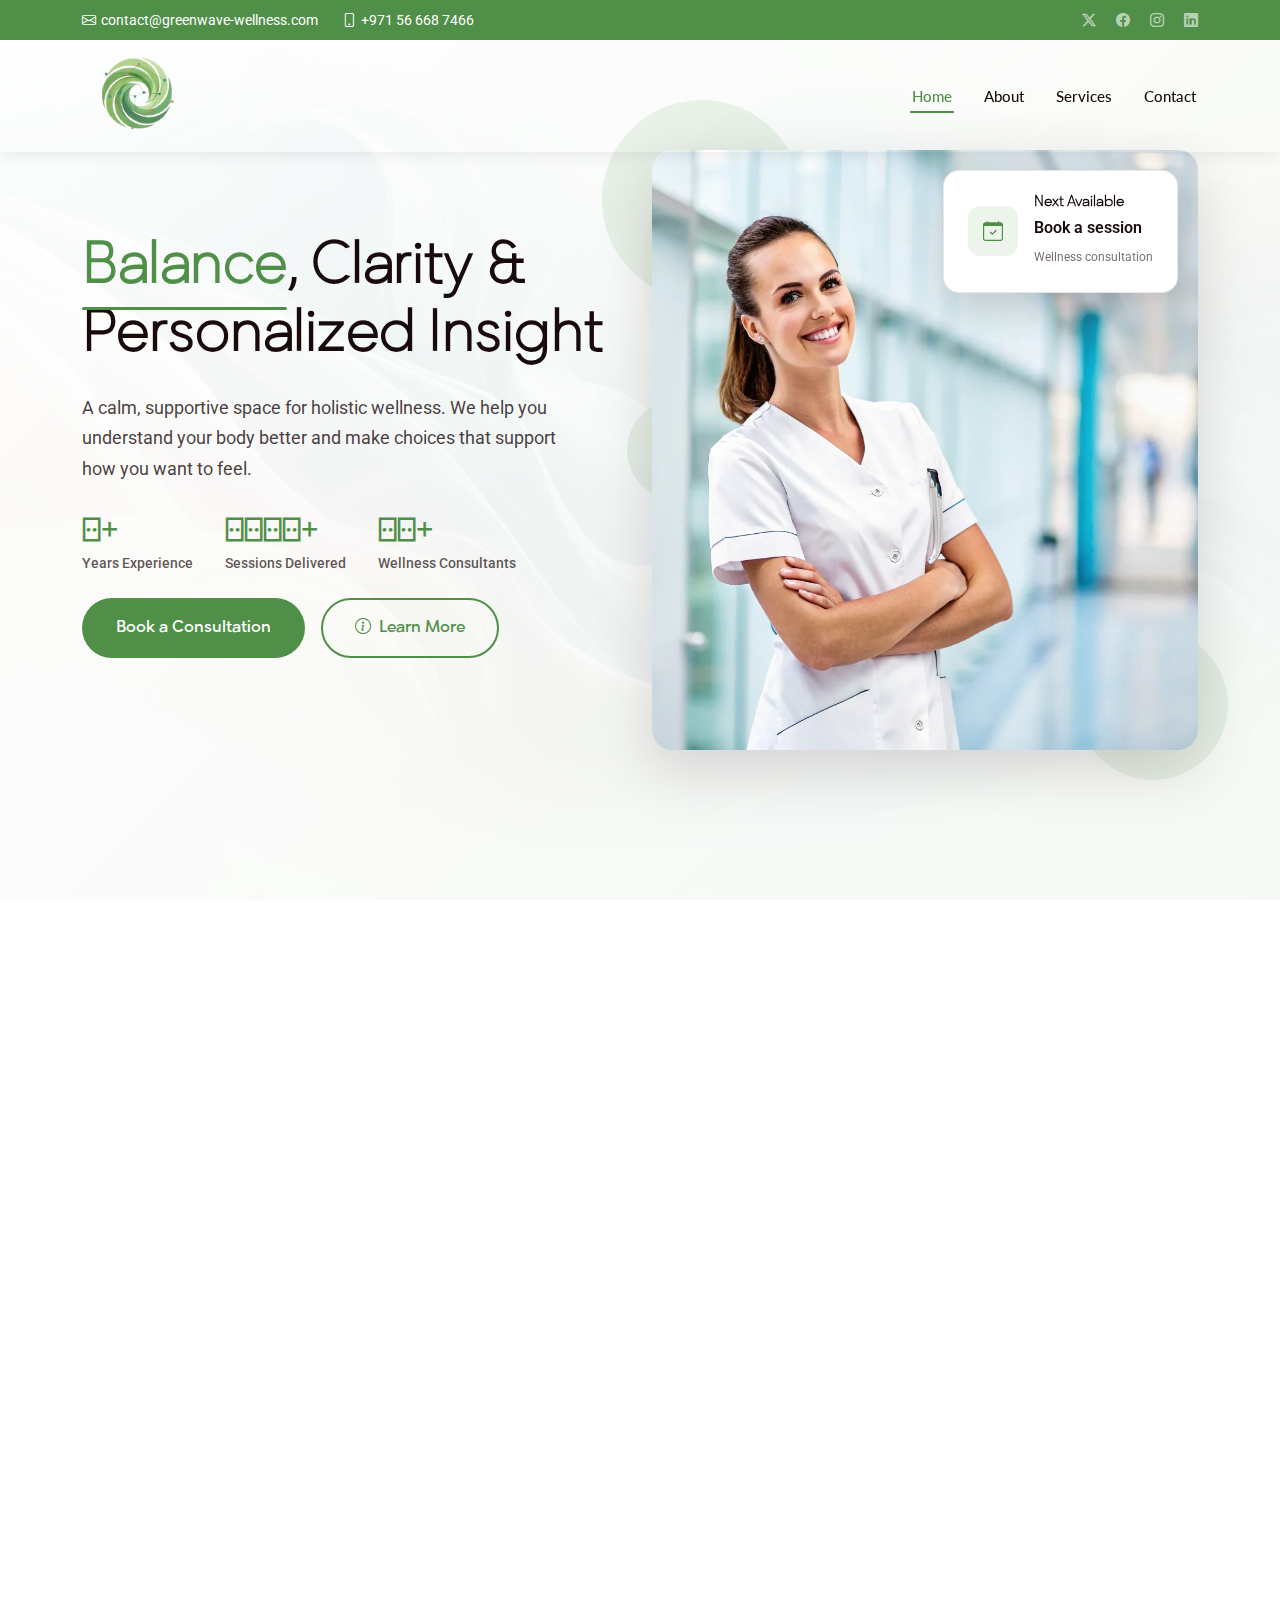
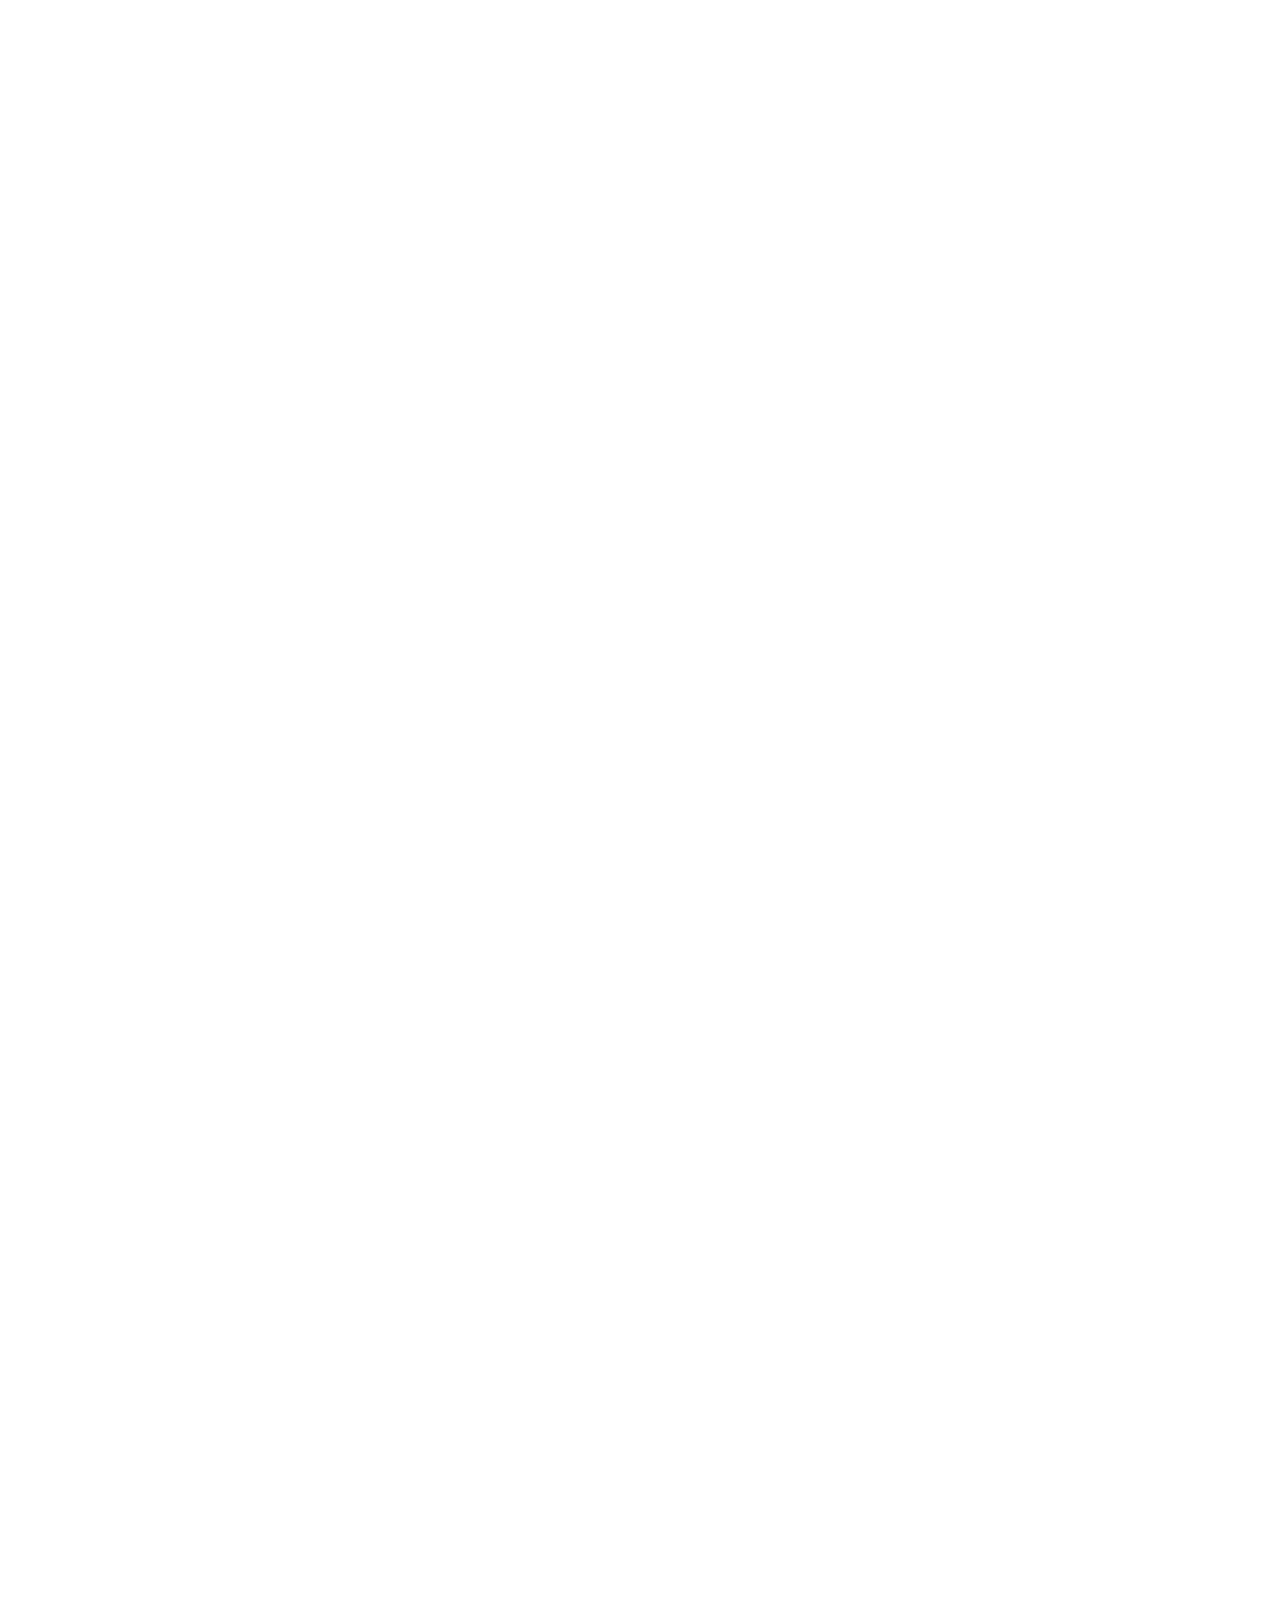
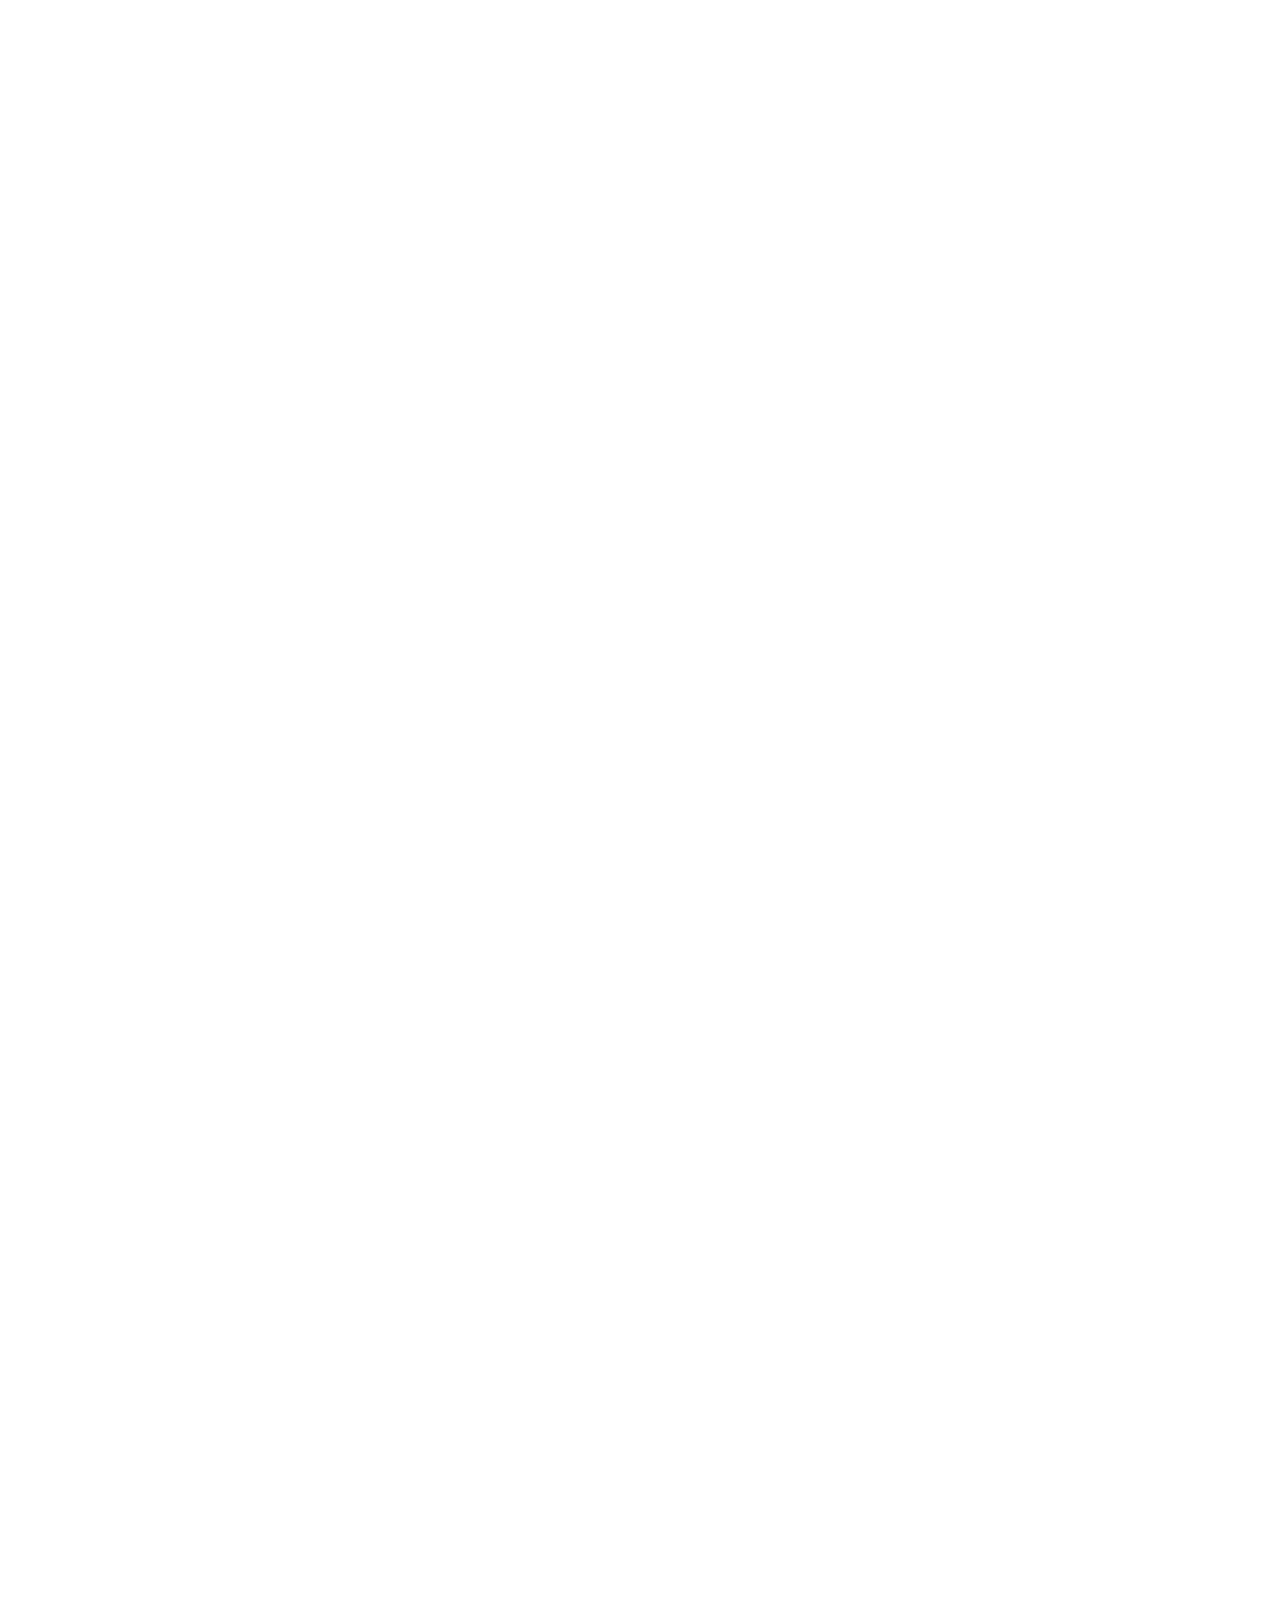
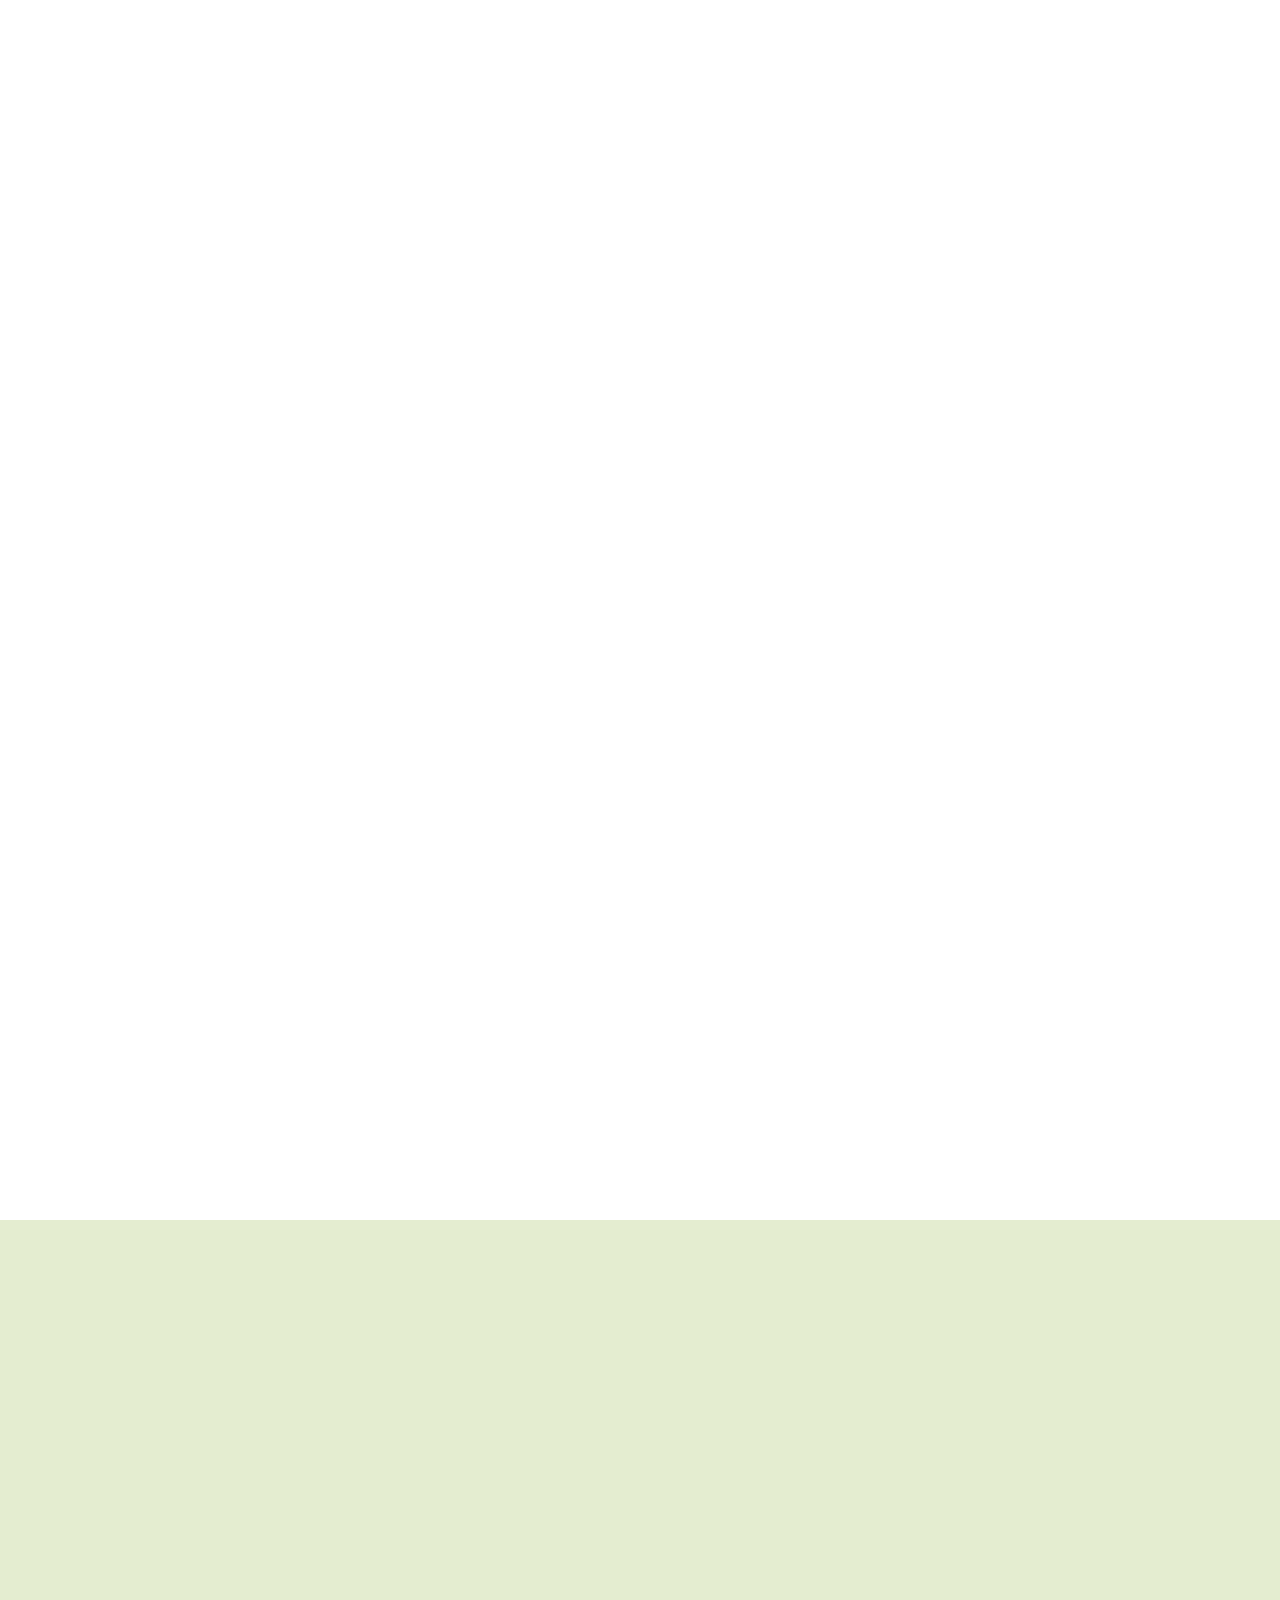
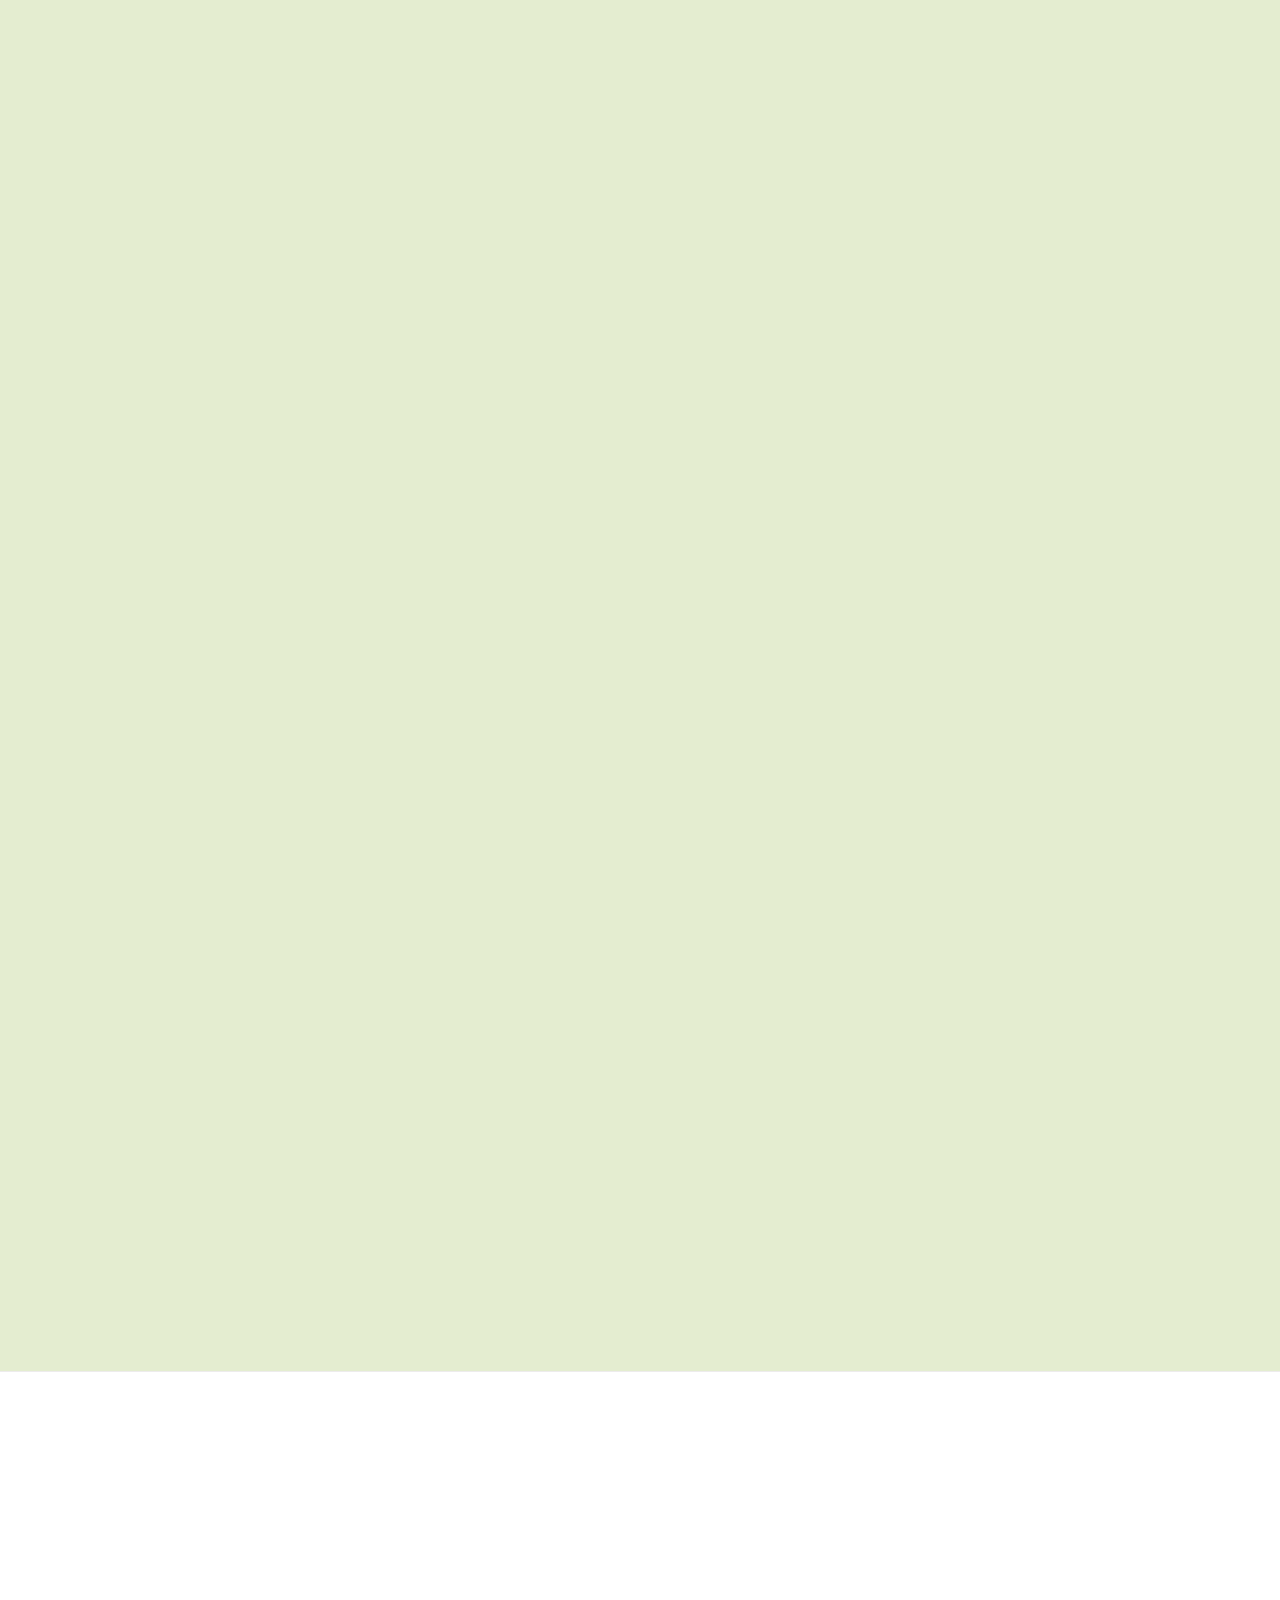
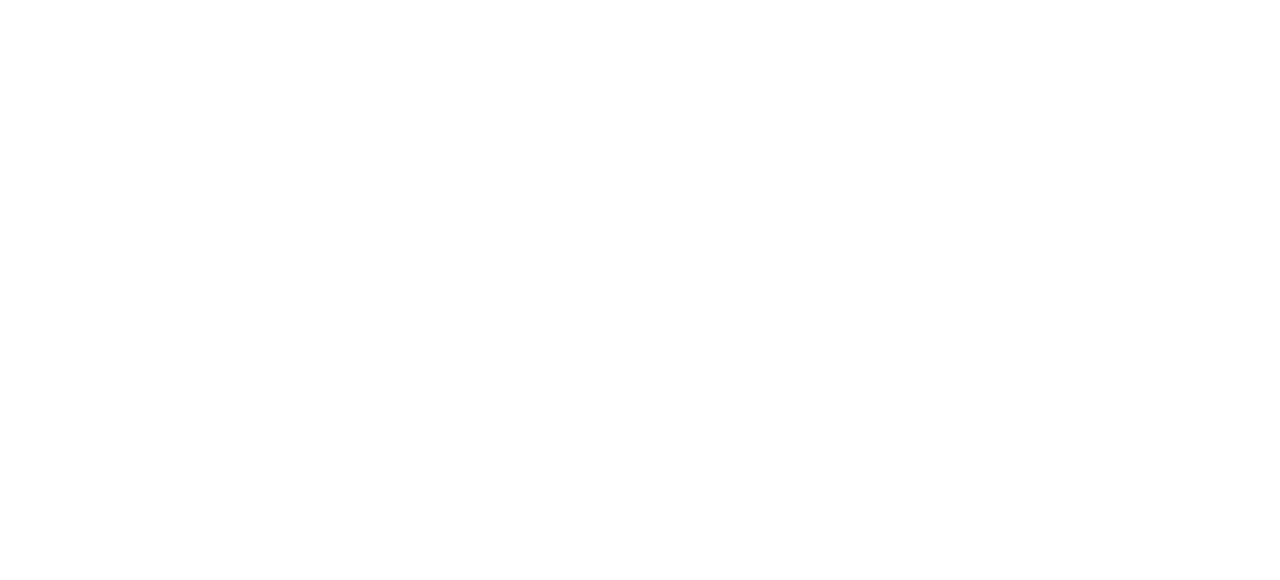
<file: index.html>
<!DOCTYPE html>
<html lang="en">

<head>
  <meta charset="utf-8">
  <meta content="width=device-width, initial-scale=1.0" name="viewport">
  <title>Green Wave Wellness — Balance, Clarity &amp; Personalized Insight</title>
  <meta name="description" content="">
  <meta name="keywords" content="">

  <!-- Favicons -->
  <link href="assets/img/favicon.png" rel="icon">
  <link href="assets/img/apple-touch-icon.png" rel="apple-touch-icon">

  <!-- Fonts -->
  <link href="https://fonts.googleapis.com" rel="preconnect">
  <link href="https://fonts.gstatic.com" rel="preconnect" crossorigin>
  <link
    href="https://fonts.googleapis.com/css2?family=Roboto:ital,wght@0,100;0,300;0,400;0,500;0,700;0,900;1,100;1,300;1,400;1,500;1,700;1,900&family=Montserrat:ital,wght@0,100;0,200;0,300;0,400;0,500;0,600;0,700;0,800;0,900;1,100;1,200;1,300;1,400;1,500;1,600;1,700;1,800;1,900&family=Lato:ital,wght@0,100;0,300;0,400;0,700;0,900;1,100;1,300;1,400;1,700;1,900&display=swap"
    rel="stylesheet">

  <!-- Vendor CSS Files -->
  <link href="assets/vendor/bootstrap/css/bootstrap.min.css" rel="stylesheet">
  <link href="assets/vendor/bootstrap-icons/bootstrap-icons.css" rel="stylesheet">
  <link href="assets/vendor/aos/aos.css" rel="stylesheet">
  <link href="assets/vendor/glightbox/css/glightbox.min.css" rel="stylesheet">
  <link href="assets/vendor/fontawesome-free/css/all.min.css" rel="stylesheet">
  <link href="assets/vendor/swiper/swiper-bundle.min.css" rel="stylesheet">

  <!-- Main CSS File -->
  <link href="assets/css/main.css" rel="stylesheet">

</head>

<body class="index-page">

  <header id="header" class="header fixed-top">

    <div class="topbar d-flex align-items-center dark-background">
      <div class="container d-flex justify-content-center justify-content-md-between">
        <div class="contact-info d-flex align-items-center">
          <i class="bi bi-envelope d-flex align-items-center"><a
              href="mailto:contact@greenwave-wellness.com">contact@greenwave-wellness.com</a></i>
          <i class="bi bi-phone d-flex align-items-center ms-4"><span>+971 56 668 7466</span></i>
        </div>
        <div class="social-links d-none d-md-flex align-items-center">
          <a href="#!" class="twitter"><i class="bi bi-twitter-x"></i></a>
          <a href="#!" class="facebook"><i class="bi bi-facebook"></i></a>
          <a href="#!" class="instagram"><i class="bi bi-instagram"></i></a>
          <a href="#!" class="linkedin"><i class="bi bi-linkedin"></i></a>
        </div>
      </div>
    </div><!-- End Top Bar -->

    <div class="branding d-flex align-items-cente">

      <div class="container position-relative d-flex align-items-center justify-content-between">
        <a href="index.html" class="logo d-flex align-items-center">
          <img src="assets/img/logo.png" alt="Green Wave Wellness">
        </a>

        <nav id="navmenu" class="navmenu">
          <ul>
            <li><a href="index.html" class="active">Home</a></li>
            <li><a href="about.html">About</a></li>
            <li><a href="services.html">Services</a></li>
            <li><a href="contact.html">Contact</a></li>
          </ul>
          <i class="mobile-nav-toggle d-xl-none bi bi-list"></i>
        </nav>

      </div>

    </div>

  </header>

  <main class="main">

    <!-- Hero Section -->
    <section id="hero" class="hero section">

      <div class="container" data-aos="fade-up" data-aos-delay="100">

        <div class="row align-items-center">
          <div class="col-lg-6">
            <div class="hero-content">
              <h1 data-aos="fade-right" data-aos-delay="300">
                <span class="highlight">Balance</span>, Clarity &amp; Personalized Insight
              </h1>

              <p class="hero-description" data-aos="fade-right" data-aos-delay="400">
                A calm, supportive space for holistic wellness. We help you understand your body better and make choices that support how you want to feel.
              </p>

              <div class="hero-stats mb-4" data-aos="fade-right" data-aos-delay="500">
                <div class="stat-item">
                  <h3><span data-purecounter-start="0" data-purecounter-end="15" data-purecounter-duration="2"
                      class="purecounter"></span>+</h3>
                  <p>Years Experience</p>
                </div>
                <div class="stat-item">
                  <h3><span data-purecounter-start="0" data-purecounter-end="5000" data-purecounter-duration="2"
                      class="purecounter"></span>+</h3>
                  <p>Sessions Delivered</p>
                </div>
                <div class="stat-item">
                  <h3><span data-purecounter-start="0" data-purecounter-end="50" data-purecounter-duration="2"
                      class="purecounter"></span>+</h3>
                  <p>Wellness Consultants</p>
                </div>
              </div>

              <div class="hero-actions" data-aos="fade-right" data-aos-delay="600">
                <a href="appointment.html" class="btn btn-primary">Book a Consultation</a>
                <a href="about.html" class="btn btn-outline">
                  <i class="bi bi-info-circle me-2"></i>
                  Learn More
                </a>
              </div>
            </div>
          </div>

          <div class="col-lg-6">
            <div class="hero-visual" data-aos="fade-left" data-aos-delay="400">
              <div class="main-image">
                <img src="assets/img/health/staff-10.webp" alt="Green Wave Wellness consultation space" class="img-fluid">
                <div class="floating-card appointment-card">
                  <div class="card-icon">
                    <i class="bi bi-calendar-check"></i>
                  </div>
                  <div class="card-content">
                    <h6>Next Available</h6>
                    <p>Book a session</p>
                    <small>Wellness consultation</small>
                  </div>
                </div>
              </div>
              <div class="background-elements">
                <div class="element element-1"></div>
                <div class="element element-2"></div>
                <div class="element element-3"></div>
              </div>
            </div>
          </div>
        </div>

      </div>

    </section><!-- /Hero Section -->

    <!-- Home About Section -->
    <section id="home-about" class="home-about section">

      <div class="container" data-aos="fade-up" data-aos-delay="100">

        <div class="row align-items-center">
          <div class="col-lg-6 mb-5 mb-lg-0" data-aos="fade-right" data-aos-delay="200">
            <div class="about-content">
              <h2 class="section-heading">A Holistic Wellness Center</h2>
              <p class="lead-text">Green Wave Wellness is a place for people who want a clearer picture of their wellbeing—without pressure, without clinical jargon.</p>

              <p>We offer consultations and non-invasive body assessments as part of a broader wellness conversation. Our team supports you with personalized insight and practical guidance so you can make informed choices about your lifestyle and habits.</p>

              <div class="stats-grid">
                <div class="stat-item">
                  <div class="stat-number purecounter" data-purecounter-start="0" data-purecounter-end="15000"
                    data-purecounter-duration="1"></div>
                  <div class="stat-label">Sessions Completed</div>
                </div>
                <div class="stat-item">
                  <div class="stat-number purecounter" data-purecounter-start="0" data-purecounter-end="25"
                    data-purecounter-duration="1"></div>
                  <div class="stat-label">Years of Experience</div>
                </div>
                <div class="stat-item">
                  <div class="stat-number purecounter" data-purecounter-start="0" data-purecounter-end="50"
                    data-purecounter-duration="1"></div>
                  <div class="stat-label">Wellness Consultants</div>
                </div>
              </div>

              <div class="cta-section">
                <a href="about.html" class="btn-primary">Learn More About Us</a>
              </div>
            </div>
          </div>

          <div class="col-lg-6" data-aos="fade-left" data-aos-delay="300">
            <div class="about-visual">
              <div class="main-image">
                <img src="assets/img/health/facilities-9.webp" alt="Green Wave Wellness space" class="img-fluid">
              </div>
              <div class="experience-badge">
                <div class="badge-content">
                  <span class="years">25+</span>
                  <span class="text">Years of Trusted Guidance</span>
                </div>
              </div>
            </div>
          </div>
        </div>

      </div>

    </section><!-- /Home About Section -->

    <!-- How It Works / Our Approach -->
    <section id="featured-departments" class="featured-departments section">

      <div class="container section-title" data-aos="fade-up">
        <h2>How the Process Works</h2>
        <p>Simple, non-technical steps so you know what to expect.</p>
      </div>

      <div class="container" data-aos="fade-up" data-aos-delay="100">

        <div class="row g-5">

          <div class="col-lg-6" data-aos="zoom-in" data-aos-delay="100">
            <div class="specialty-card">
              <div class="specialty-content">
                <div class="specialty-meta">
                  <span class="specialty-label">Step 1</span>
                </div>
                <h3>Wellness Consultation</h3>
                <p>We start with a conversation about your goals, lifestyle, and how you’d like to feel. No pressure—just clarity on what matters to you.</p>
                <div class="specialty-features">
                  <span><i class="bi bi-check-circle-fill"></i>One-to-one conversation</span>
                  <span><i class="bi bi-check-circle-fill"></i>Personalized to you</span>
                </div>
                <a href="services.html" class="specialty-link">
                  Explore Sessions <i class="bi bi-arrow-right"></i>
                </a>
              </div>
              <div class="specialty-visual">
                <img src="assets/img/health/cardiology-1.webp" alt="Wellness consultation" class="img-fluid">
                <div class="visual-overlay">
                  <i class="bi bi-heart-pulse"></i>
                </div>
              </div>
            </div>
          </div>

          <div class="col-lg-6" data-aos="zoom-in" data-aos-delay="200">
            <div class="specialty-card">
              <div class="specialty-content">
                <div class="specialty-meta">
                  <span class="specialty-label">Step 2</span>
                </div>
                <h3>Body Assessment &amp; Insight</h3>
                <p>We use a non-invasive body assessment as part of your session. It adds objective insight to the conversation and helps tailor guidance to you.</p>
                <div class="specialty-features">
                  <span><i class="bi bi-check-circle-fill"></i>Non-invasive</span>
                  <span><i class="bi bi-check-circle-fill"></i>Part of your consultation</span>
                </div>
                <a href="services.html" class="specialty-link">
                  Learn More <i class="bi bi-arrow-right"></i>
                </a>
              </div>
              <div class="specialty-visual">
                <img src="assets/img/health/neurology-4.webp" alt="Body assessment" class="img-fluid">
                <div class="visual-overlay">
                  <i class="bi bi-cpu"></i>
                </div>
              </div>
            </div>
          </div>

          <div class="col-lg-4" data-aos="fade-up" data-aos-delay="100">
            <div class="department-highlight">
              <div class="highlight-icon">
                <i class="bi bi-shield-plus"></i>
              </div>
              <h4>Lifestyle &amp; Habits</h4>
              <p>Practical support for sleep, nutrition, and daily routines so small changes add up.</p>
              <ul class="highlight-list">
                <li>Sleep &amp; recovery</li>
                <li>Nutrition guidance</li>
                <li>Daily habits</li>
              </ul>
              <a href="services.html" class="highlight-cta">Learn More</a>
            </div>
          </div>

          <div class="col-lg-4" data-aos="fade-up" data-aos-delay="200">
            <div class="department-highlight">
              <div class="highlight-icon">
                <i class="bi bi-people"></i>
              </div>
              <h4>Stress &amp; Recovery</h4>
              <p>Ways to manage stress and support your body’s natural recovery—calm, grounded approaches.</p>
              <ul class="highlight-list">
                <li>Stress awareness</li>
                <li>Recovery support</li>
                <li>Mindful practice</li>
              </ul>
              <a href="services.html" class="highlight-cta">Learn More</a>
            </div>
          </div>

          <div class="col-lg-4" data-aos="fade-up" data-aos-delay="300">
            <div class="department-highlight">
              <div class="highlight-icon">
                <i class="bi bi-activity"></i>
              </div>
              <h4>Movement &amp; Balance</h4>
              <p>Guidance on movement and posture that fits your life and supports overall wellbeing.</p>
              <ul class="highlight-list">
                <li>Movement basics</li>
                <li>Posture &amp; alignment</li>
                <li>Sustainable routine</li>
              </ul>
              <a href="services.html" class="highlight-cta">Learn More</a>
            </div>
          </div>

        </div>

      </div>

    </section><!-- /How It Works -->

    <!-- Sessions & Offerings -->
    <section id="featured-services" class="featured-services section">

      <div class="container section-title" data-aos="fade-up">
        <h2>Sessions &amp; Offerings</h2>
        <p>What a session looks like—calm, clear, and tailored to you.</p>
      </div>

      <div class="container" data-aos="fade-up" data-aos-delay="100">

        <div class="row g-0">

          <div class="col-lg-8" data-aos="fade-right" data-aos-delay="200">
            <div class="featured-service-main">
              <div class="service-image-wrapper">
                <img src="assets/img/health/consultation-4.webp" alt="Wellness consultation at Green Wave Wellness" class="img-fluid"
                  loading="lazy">
              </div>
              <div class="service-details">
                <h2>Wellness Consultations</h2>
                <p>One-to-one sessions where we discuss your goals, review insights from a non-invasive body assessment where relevant, and build a practical plan that fits your life.</p>
                <a href="services.html" class="main-cta">Explore Our Services</a>
              </div>
            </div>
          </div>

          <div class="col-lg-4" data-aos="fade-left" data-aos-delay="300">
            <div class="services-sidebar">

              <div class="service-item" data-aos="fade-up" data-aos-delay="400">
                <div class="service-icon-wrapper">
                  <i class="bi bi-capsule"></i>
                </div>
                <div class="service-info">
                  <h4>Initial Consultation</h4>
                  <p>Your first session: we get to know you, your lifestyle, and what you’d like to improve.</p>
                  <a href="services.html" class="service-link">Learn More</a>
                </div>
              </div>

              <div class="service-item" data-aos="fade-up" data-aos-delay="500">
                <div class="service-icon-wrapper">
                  <i class="bi bi-bandaid"></i>
                </div>
                <div class="service-info">
                  <h4>Body Assessment Session</h4>
                  <p>Non-invasive assessment as part of your consultation, with clear explanation and follow-up.</p>
                  <a href="services.html" class="service-link">Learn More</a>
                </div>
              </div>

              <div class="service-item" data-aos="fade-up" data-aos-delay="600">
                <div class="service-icon-wrapper">
                  <i class="bi bi-activity"></i>
                </div>
                <div class="service-info">
                  <h4>Ongoing Support</h4>
                  <p>Follow-up sessions to track progress and adjust your plan as your life changes.</p>
                  <a href="services.html" class="service-link">Learn More</a>
                </div>
              </div>

            </div>
          </div>

        </div>

        <div class="specialties-grid" data-aos="fade-up" data-aos-delay="300">
          <div class="row align-items-center">

            <div class="col-lg-3 col-md-6">
              <div class="specialty-card">
                <div class="specialty-image">
                  <img src="assets/img/health/maternal-2.webp" alt="Wellness consultation" class="img-fluid" loading="lazy">
                </div>
                <div class="specialty-content">
                  <h5>Consultation</h5>
                  <span>One-to-one wellness conversations</span>
                </div>
              </div>
            </div>

            <div class="col-lg-3 col-md-6">
              <div class="specialty-card">
                <div class="specialty-image">
                  <img src="assets/img/health/vaccination-3.webp" alt="Body assessment" class="img-fluid" loading="lazy">
                </div>
                <div class="specialty-content">
                  <h5>Body Assessment</h5>
                  <span>Non-invasive insight as part of your session</span>
                </div>
              </div>
            </div>

            <div class="col-lg-3 col-md-6">
              <div class="specialty-card">
                <div class="specialty-image">
                  <img src="assets/img/health/emergency-1.webp" alt="Lifestyle support" class="img-fluid" loading="lazy">
                </div>
                <div class="specialty-content">
                  <h5>Lifestyle Support</h5>
                  <span>Habits, sleep, nutrition &amp; recovery</span>
                </div>
              </div>
            </div>

            <div class="col-lg-3 col-md-6">
              <div class="specialty-card">
                <div class="specialty-image">
                  <img src="assets/img/health/facilities-6.webp" alt="Calm environment" class="img-fluid" loading="lazy">
                </div>
                <div class="specialty-content">
                  <h5>Calm Environment</h5>
                  <span>A supportive space for your sessions</span>
                </div>
              </div>
            </div>

          </div>
        </div>

      </div>

    </section><!-- /Sessions & Offerings -->

    <!-- Who This Is For / Team -->
    <section id="find-a-doctor" class="find-a-doctor section">

      <div class="container section-title" data-aos="fade-up">
        <h2>Who This Is For</h2>
        <p>People who want clarity and balance—without the pressure of a clinical setting.</p>
      </div>

      <div class="container" data-aos="fade-up" data-aos-delay="100">

        <div class="row justify-content-center mb-5" data-aos="fade-up" data-aos-delay="200">
          <div class="col-lg-8 text-center">
            <div class="search-section">
              <h3 class="search-title">Ideal for Busy Lifestyles</h3>
              <p class="search-subtitle">Whether you’re managing stress, fine-tuning habits, or simply want a clearer view of your wellbeing—our sessions are designed to fit your life and goals.</p>
              <form class="search-form" action="doctors.html" method="get">
                <div class="search-input-group">
                  <div class="input-wrapper">
                    <i class="bi bi-person"></i>
                    <input type="text" class="form-control" name="consultant_name" placeholder="Consultant name">
                  </div>
                  <div class="select-wrapper">
                    <i class="bi bi-heart-pulse"></i>
                    <select class="form-select" name="focus">
                      <option value="">All focus areas</option>
                      <option value="lifestyle">Lifestyle &amp; habits</option>
                      <option value="stress">Stress &amp; recovery</option>
                      <option value="movement">Movement &amp; balance</option>
                      <option value="nutrition">Nutrition</option>
                    </select>
                  </div>
                  <button type="submit" class="search-btn">
                    <i class="bi bi-search"></i>
                    Meet the Team
                  </button>
                </div>
              </form>
            </div>
          </div>
        </div>

        <div class="doctors-grid" data-aos="fade-up" data-aos-delay="300">
          <div class="doctor-profile" data-aos="zoom-in" data-aos-delay="100">
            <div class="profile-header">
              <div class="doctor-avatar">
                <img src="assets/img/health/staff-2.webp" alt="Amanda Foster" class="img-fluid">
                <div class="status-indicator available"></div>
              </div>
              <div class="doctor-details">
                <h4>Amanda Foster</h4>
                <span class="specialty-tag">Wellness Consultant</span>
                <div class="experience-info">
                  <i class="bi bi-award"></i>
                  <span>14 years experience</span>
                </div>
              </div>
            </div>
            <div class="rating-section">
              <div class="stars">
                <i class="bi bi-star-fill"></i>
                <i class="bi bi-star-fill"></i>
                <i class="bi bi-star-fill"></i>
                <i class="bi bi-star-fill"></i>
                <i class="bi bi-star-fill"></i>
              </div>
              <span class="rating-score">4.9</span>
              <span class="review-count">(127 reviews)</span>
            </div>
            <div class="action-buttons">
              <a href="#!" class="btn-secondary">View Details</a>
              <a href="#!" class="btn-primary">Book Now</a>
            </div>
          </div><!-- End Doctor Profile -->

          <div class="doctor-profile" data-aos="zoom-in" data-aos-delay="200">
            <div class="profile-header">
              <div class="doctor-avatar">
                <img src="assets/img/health/staff-6.webp" alt="Marcus Johnson" class="img-fluid">
                <div class="status-indicator busy"></div>
              </div>
              <div class="doctor-details">
                <h4>Marcus Johnson</h4>
                <span class="specialty-tag">Wellness Consultant</span>
                <div class="experience-info">
                  <i class="bi bi-award"></i>
                  <span>16 years experience</span>
                </div>
              </div>
            </div>
            <div class="rating-section">
              <div class="stars">
                <i class="bi bi-star-fill"></i>
                <i class="bi bi-star-fill"></i>
                <i class="bi bi-star-fill"></i>
                <i class="bi bi-star-fill"></i>
                <i class="bi bi-star-half"></i>
              </div>
              <span class="rating-score">4.8</span>
              <span class="review-count">(89 reviews)</span>
            </div>
            <div class="action-buttons">
              <a href="#!" class="btn-secondary">View Details</a>
              <a href="#!" class="btn-primary">Schedule</a>
            </div>
          </div><!-- End Doctor Profile -->

          <div class="doctor-profile" data-aos="zoom-in" data-aos-delay="300">
            <div class="profile-header">
              <div class="doctor-avatar">
                <img src="assets/img/health/staff-4.webp" alt="Rachel Williams" class="img-fluid">
                <div class="status-indicator available"></div>
              </div>
              <div class="doctor-details">
                <h4>Rachel Williams</h4>
                <span class="specialty-tag">Wellness Consultant</span>
                <div class="experience-info">
                  <i class="bi bi-award"></i>
                  <span>11 years experience</span>
                </div>
              </div>
            </div>
            <div class="rating-section">
              <div class="stars">
                <i class="bi bi-star-fill"></i>
                <i class="bi bi-star-fill"></i>
                <i class="bi bi-star-fill"></i>
                <i class="bi bi-star-fill"></i>
                <i class="bi bi-star-fill"></i>
              </div>
              <span class="rating-score">5.0</span>
              <span class="review-count">(203 reviews)</span>
            </div>
            <div class="action-buttons">
              <a href="#!" class="btn-secondary">View Details</a>
              <a href="#!" class="btn-primary">Book Now</a>
            </div>
          </div><!-- End Doctor Profile -->

          <div class="doctor-profile" data-aos="zoom-in" data-aos-delay="400">
            <div class="profile-header">
              <div class="doctor-avatar">
                <img src="assets/img/health/staff-8.webp" alt="David Chen" class="img-fluid">
                <div class="status-indicator offline"></div>
              </div>
              <div class="doctor-details">
                <h4>David Chen</h4>
                <span class="specialty-tag">Wellness Consultant</span>
                <div class="experience-info">
                  <i class="bi bi-award"></i>
                  <span>22 years experience</span>
                </div>
              </div>
            </div>
            <div class="rating-section">
              <div class="stars">
                <i class="bi bi-star-fill"></i>
                <i class="bi bi-star-fill"></i>
                <i class="bi bi-star-fill"></i>
                <i class="bi bi-star-fill"></i>
                <i class="bi bi-star-half"></i>
              </div>
              <span class="rating-score">4.7</span>
              <span class="review-count">(156 reviews)</span>
            </div>
            <div class="action-buttons">
              <a href="#!" class="btn-secondary">View Details</a>
              <a href="#!" class="btn-primary">Schedule</a>
            </div>
          </div><!-- End Doctor Profile -->

          <div class="doctor-profile" data-aos="zoom-in" data-aos-delay="500">
            <div class="profile-header">
              <div class="doctor-avatar">
                <img src="assets/img/health/staff-11.webp" alt="Victoria Torres" class="img-fluid">
                <div class="status-indicator available"></div>
              </div>
              <div class="doctor-details">
                <h4>Victoria Torres</h4>
                <span class="specialty-tag">Wellness Consultant</span>
                <div class="experience-info">
                  <i class="bi bi-award"></i>
                  <span>9 years experience</span>
                </div>
              </div>
            </div>
            <div class="rating-section">
              <div class="stars">
                <i class="bi bi-star-fill"></i>
                <i class="bi bi-star-fill"></i>
                <i class="bi bi-star-fill"></i>
                <i class="bi bi-star-fill"></i>
                <i class="bi bi-star"></i>
              </div>
              <span class="rating-score">4.5</span>
              <span class="review-count">(74 reviews)</span>
            </div>
            <div class="action-buttons">
              <a href="#!" class="btn-secondary">View Details</a>
              <a href="#!" class="btn-primary">Book Now</a>
            </div>
          </div><!-- End Doctor Profile -->

          <div class="doctor-profile" data-aos="zoom-in" data-aos-delay="600">
            <div class="profile-header">
              <div class="doctor-avatar">
                <img src="assets/img/health/staff-14.webp" alt="Benjamin Lee" class="img-fluid">
                <div class="status-indicator available"></div>
              </div>
              <div class="doctor-details">
                <h4>Benjamin Lee</h4>
                <span class="specialty-tag">Wellness Consultant</span>
                <div class="experience-info">
                  <i class="bi bi-award"></i>
                  <span>19 years experience</span>
                </div>
              </div>
            </div>
            <div class="rating-section">
              <div class="stars">
                <i class="bi bi-star-fill"></i>
                <i class="bi bi-star-fill"></i>
                <i class="bi bi-star-fill"></i>
                <i class="bi bi-star-fill"></i>
                <i class="bi bi-star-fill"></i>
              </div>
              <span class="rating-score">4.9</span>
              <span class="review-count">(194 reviews)</span>
            </div>
            <div class="action-buttons">
              <a href="#!" class="btn-secondary">View Details</a>
              <a href="#!" class="btn-primary">Schedule</a>
            </div>
          </div><!-- End Doctor Profile -->

        </div>

        <div class="text-center mt-5" data-aos="fade-up" data-aos-delay="700">
          <a href="doctors.html" class="btn-view-all">
            View All Team
            <i class="bi bi-arrow-right"></i>
          </a>
        </div>

      </div>

    </section><!-- /Find A Doctor Section -->

    <!-- Trust & Call to Action -->
    <section id="call-to-action" class="call-to-action section light-background">

      <div class="container" data-aos="fade-up" data-aos-delay="100">

        <div class="hero-content">
          <div class="row align-items-center">

            <div class="col-lg-6">
              <div class="content-wrapper" data-aos="fade-up" data-aos-delay="200">
                <h1>Ready to Take the Next Step?</h1>
                <p>Book a consultation or explore our services. We’re here to support you with clarity and care—no pressure, no rush.</p>

                <div class="cta-wrapper">
                  <a href="appointment.html" class="primary-cta">
                    <span>Book a Consultation</span>
                    <i class="bi bi-arrow-right"></i>
                  </a>
                  <a href="services.html" class="secondary-cta">
                    <span>Explore Services</span>
                    <i class="bi bi-arrow-right"></i>
                  </a>
                </div>
              </div>
            </div>

            <div class="col-lg-6">
              <div class="image-container" data-aos="fade-left" data-aos-delay="300">
                <img src="assets/img/health/facilities-9.webp" alt="Green Wave Wellness" class="img-fluid">
              </div>
            </div>

          </div>
        </div>

        <div class="features-section">

          <div class="row g-0">

            <div class="col-lg-4">
              <div class="feature-block" data-aos="fade-up" data-aos-delay="200">
                <div class="feature-icon">
                  <i class="bi bi-shield-check"></i>
                </div>
                <h3>Personalized Approach</h3>
                <p>Every session is tailored to you—your goals, your lifestyle, and what you want to improve.</p>
              </div>
            </div>

            <div class="col-lg-4">
              <div class="feature-block" data-aos="fade-up" data-aos-delay="300">
                <div class="feature-icon">
                  <i class="bi bi-clock"></i>
                </div>
                <h3>Calm &amp; Supportive</h3>
                <p>A relaxed environment where you can focus on your wellbeing without feeling rushed or judged.</p>
              </div>
            </div>

            <div class="col-lg-4">
              <div class="feature-block" data-aos="fade-up" data-aos-delay="400">
                <div class="feature-icon">
                  <i class="bi bi-people"></i>
                </div>
                <h3>Experienced Team</h3>
                <p>Our wellness consultants bring years of experience and a grounded, professional approach.</p>
              </div>
            </div>

          </div>

        </div>

        <div class="contact-block">
          <div class="row">

            <div class="col-lg-8">
              <div class="contact-content" data-aos="fade-up" data-aos-delay="200">
                <h2>Get in Touch</h2>
                <p>Questions about our sessions or ready to book? We’re happy to help.</p>
              </div>
            </div>

            <div class="col-lg-4">
              <div class="contact-actions" data-aos="fade-up" data-aos-delay="300">
                <a href="contact.html" class="contact-link">Contact Us</a>
                <a href="appointment.html" class="contact-link">Book a Session</a>
              </div>
            </div>

          </div>
        </div>

      </div>

    </section><!-- /Trust & CTA -->

    <!-- Booking Section -->
    <section id="booking" class="booking section light-background">
      <div class="container text-center" data-aos="fade-up">
        <h2>Book a Consultation</h2>
        <p class="mb-4">Ready to take the next step? We're here to support you with clarity and care.</p>
        <a href="appointment.html" class="btn btn-primary">Book a Consultation</a>
      </div>
    </section><!-- /Booking Section -->

  </main>

  <footer id="footer" class="footer-16 footer position-relative">

    <div class="container">

      <div class="footer-main" data-aos="fade-up" data-aos-delay="100">
        <div class="row justify-content-center">
          <div class="col-lg-8 text-center">
            <div class="brand-section">
              <a href="index.html" class="logo d-flex align-items-center justify-content-center mb-4">
                <img src="assets/img/logo.png" alt="Green Wave Wellness">
              </a>
              <p class="brand-description">A holistic wellness center for balance, clarity, and personalized insight. Non-invasive sessions and supportive guidance.</p>

              <div class="contact-info mt-5">
                <div class="contact-item">
                  <i class="bi bi-geo-alt"></i>
                  <span>greenwave-wellness.com</span>
                </div>
                <div class="contact-item">
                  <i class="bi bi-telephone"></i>
                  <span>+971 56 668 7466</span>
                </div>
                <div class="contact-item">
                  <i class="bi bi-envelope"></i>
                  <span>contact@greenwave-wellness.com</span>
                </div>
              </div>
            </div>
          </div>
        </div>
      </div>

    </div>

    <div class="footer-bottom">
      <div class="container">
        <div class="bottom-content" data-aos="fade-up" data-aos-delay="300">
          <div class="row align-items-center">

            <div class="col-lg-6">
              <div class="copyright">
                <p>© <span class="sitename">Green Wave Wellness</span>. All rights reserved.</p>
              </div>
            </div>

            <div class="col-lg-6">
              <div class="legal-links">
                <a href="#!">Privacy Policy</a>
                <a href="#!">Terms of Service</a>
                <a href="#!">Cookie Policy</a>
              </div>
            </div>

          </div>
        </div>
      </div>
    </div>

  </footer>

  <!-- Scroll Top -->
  <a href="#!" id="scroll-top" class="scroll-top d-flex align-items-center justify-content-center"><i
      class="bi bi-arrow-up-short"></i></a>

  <!-- Preloader -->
  <div id="preloader"></div>

  <!-- Vendor JS Files -->
  <script src="assets/vendor/bootstrap/js/bootstrap.bundle.min.js"></script>
  <script src="assets/vendor/php-email-form/validate.js"></script>
  <script src="assets/vendor/aos/aos.js"></script>
  <script src="assets/vendor/glightbox/js/glightbox.min.js"></script>
  <script src="assets/vendor/purecounter/purecounter_vanilla.js"></script>
  <script src="assets/vendor/swiper/swiper-bundle.min.js"></script>

  <!-- Main JS File -->
  <script src="assets/js/main.js"></script>

</body>

</html>
</file>
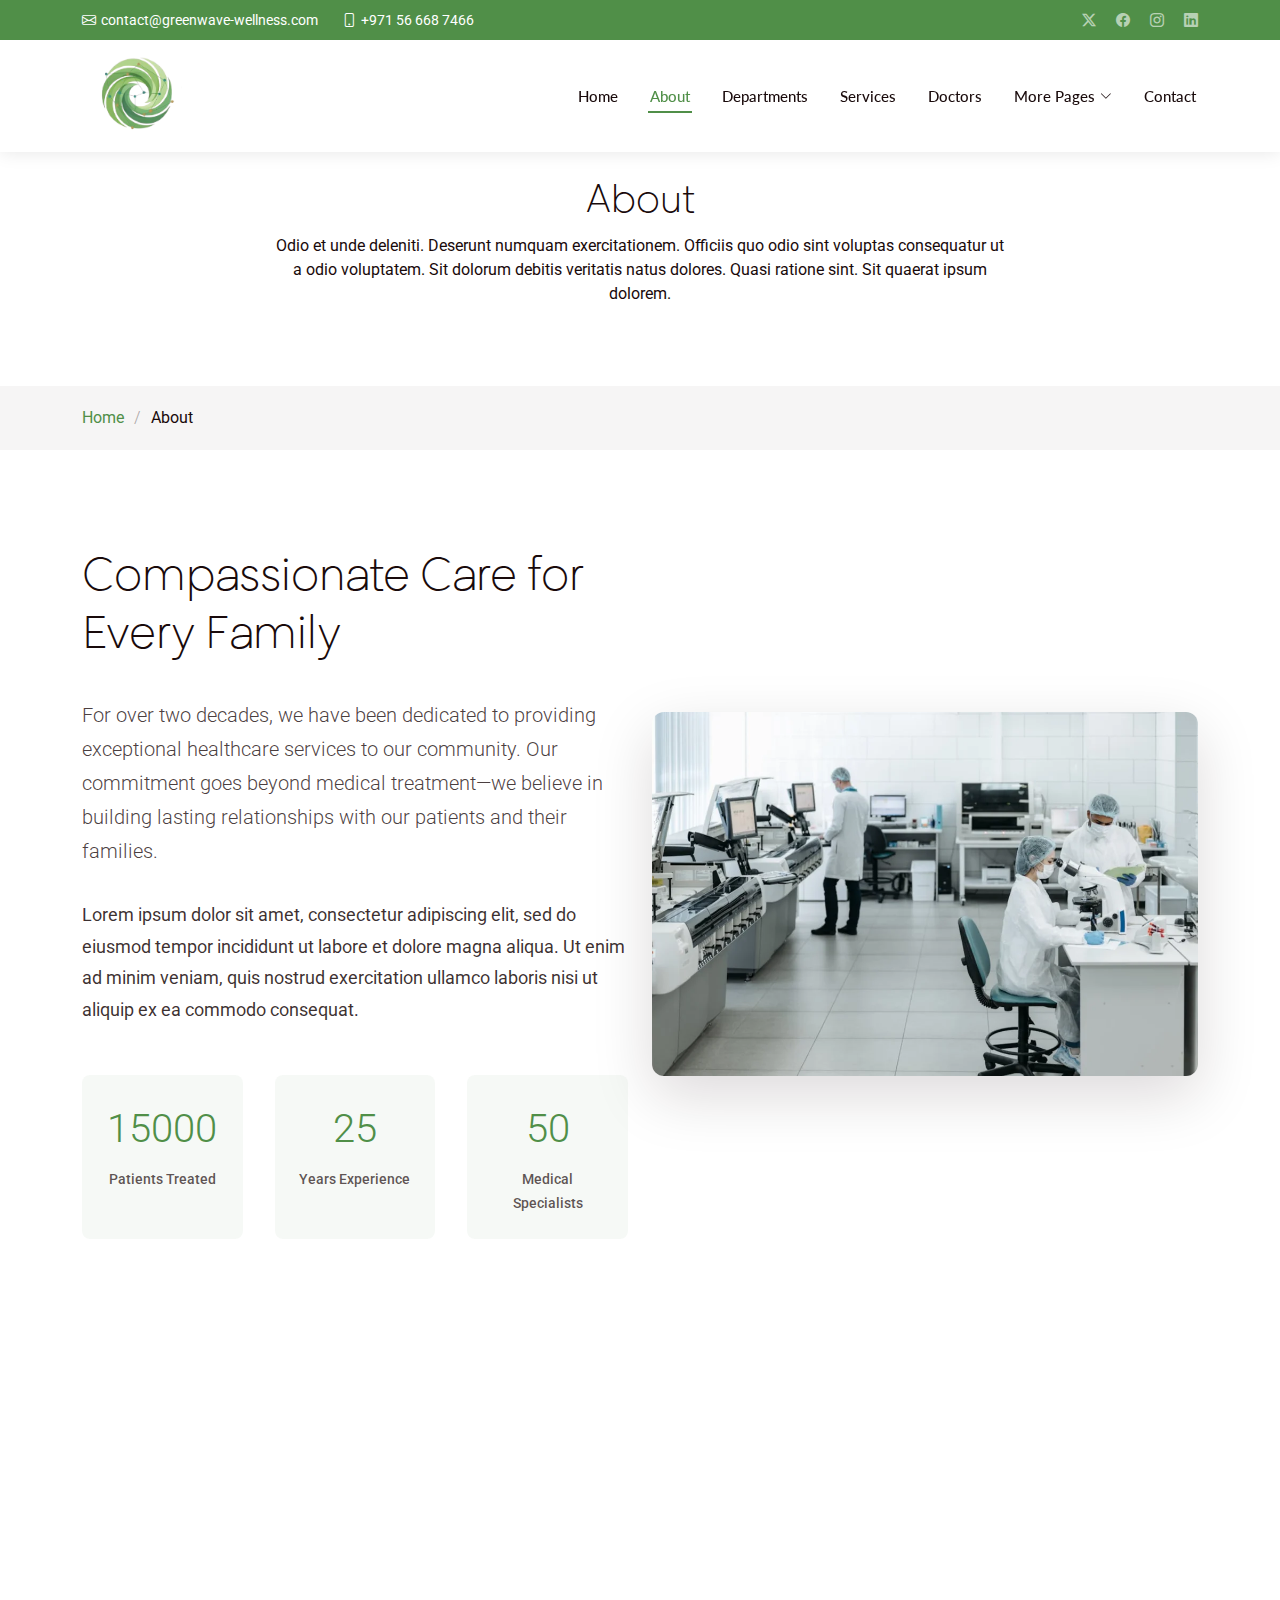
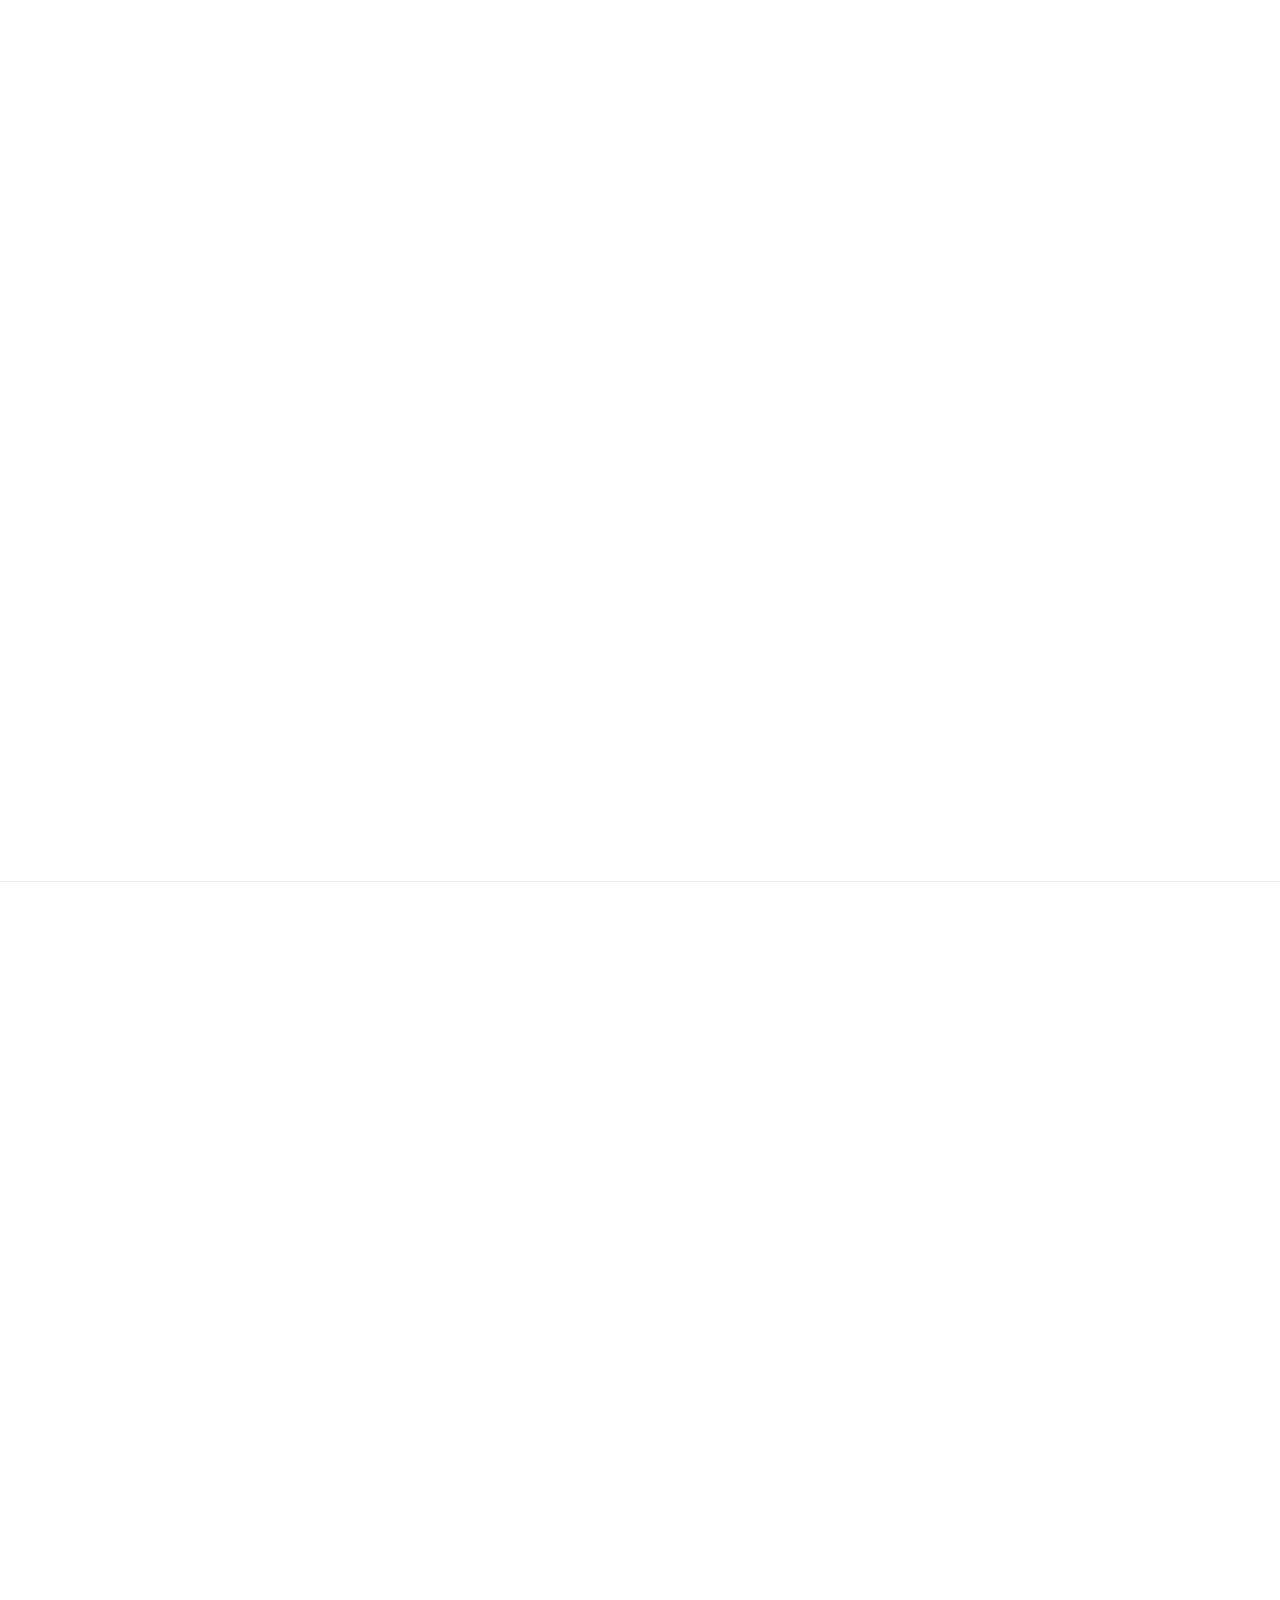
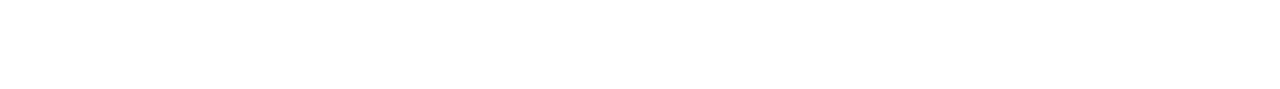
<file: about.html>
<!DOCTYPE html>
<html lang="en">

<head>
  <meta charset="utf-8">
  <meta content="width=device-width, initial-scale=1.0" name="viewport">
  <title>About - Clinic Bootstrap Template</title>
  <meta name="description" content="">
  <meta name="keywords" content="">

  <!-- Favicons -->
  <link href="assets/img/favicon.png" rel="icon">
  <link href="assets/img/apple-touch-icon.png" rel="apple-touch-icon">

  <!-- Fonts -->
  <link href="https://fonts.googleapis.com" rel="preconnect">
  <link href="https://fonts.gstatic.com" rel="preconnect" crossorigin>
  <link
    href="https://fonts.googleapis.com/css2?family=Roboto:ital,wght@0,100;0,300;0,400;0,500;0,700;0,900;1,100;1,300;1,400;1,500;1,700;1,900&family=Montserrat:ital,wght@0,100;0,200;0,300;0,400;0,500;0,600;0,700;0,800;0,900;1,100;1,200;1,300;1,400;1,500;1,600;1,700;1,800;1,900&family=Lato:ital,wght@0,100;0,300;0,400;0,700;0,900;1,100;1,300;1,400;1,700;1,900&display=swap"
    rel="stylesheet">

  <!-- Vendor CSS Files -->
  <link href="assets/vendor/bootstrap/css/bootstrap.min.css" rel="stylesheet">
  <link href="assets/vendor/bootstrap-icons/bootstrap-icons.css" rel="stylesheet">
  <link href="assets/vendor/aos/aos.css" rel="stylesheet">
  <link href="assets/vendor/glightbox/css/glightbox.min.css" rel="stylesheet">
  <link href="assets/vendor/fontawesome-free/css/all.min.css" rel="stylesheet">
  <link href="assets/vendor/swiper/swiper-bundle.min.css" rel="stylesheet">

  <!-- Main CSS File -->
  <link href="assets/css/main.css" rel="stylesheet">

</head>

<body class="about-page">

  <header id="header" class="header fixed-top">

    <div class="topbar d-flex align-items-center dark-background">
      <div class="container d-flex justify-content-center justify-content-md-between">
        <div class="contact-info d-flex align-items-center">
          <i class="bi bi-envelope d-flex align-items-center"><a
              href="mailto:contact@greenwave-wellness.com">contact@greenwave-wellness.com</a></i>
          <i class="bi bi-phone d-flex align-items-center ms-4"><span>+971 56 668 7466</span></i>
        </div>
        <div class="social-links d-none d-md-flex align-items-center">
          <a href="#!" class="twitter"><i class="bi bi-twitter-x"></i></a>
          <a href="#!" class="facebook"><i class="bi bi-facebook"></i></a>
          <a href="#!" class="instagram"><i class="bi bi-instagram"></i></a>
          <a href="#!" class="linkedin"><i class="bi bi-linkedin"></i></a>
        </div>
      </div>
    </div><!-- End Top Bar -->

    <div class="branding d-flex align-items-cente">

      <div class="container position-relative d-flex align-items-center justify-content-between">
        <a href="index.html" class="logo d-flex align-items-center">
          <img src="assets/img/logo.png" alt="Green Wave Wellness">
        </a>

        <nav id="navmenu" class="navmenu">
          <ul>
            <li><a href="index.html">Home</a></li>
            <li><a href="about.html" class="active">About</a></li>
            <li><a href="departments.html">Departments</a></li>
            <li><a href="services.html">Services</a></li>
            <li><a href="doctors.html">Doctors</a></li>
            <li class="dropdown"><a href="#"><span>More Pages</span> <i
                  class="bi bi-chevron-down toggle-dropdown"></i></a>
              <ul>
                <li><a href="department-details.html">Department Details</a></li>
                <li><a href="service-details.html">Service Details</a></li>
                <li><a href="appointment.html">Appointment</a></li>
                <li><a href="testimonials.html">Testimonials</a></li>
                <li><a href="faq.html">Frequently Asked Questions</a></li>
                <li><a href="gallery.html">Gallery</a></li>
                <li><a href="terms.html">Terms</a></li>
                <li><a href="privacy.html">Privacy</a></li>
                <li><a href="404.html">404</a></li>
              </ul>
            </li>
            <li><a href="contact.html">Contact</a></li>
          </ul>
          <i class="mobile-nav-toggle d-xl-none bi bi-list"></i>
        </nav>

      </div>

    </div>

  </header>

  <main class="main">

    <!-- Page Title -->
    <div class="page-title">
      <div class="heading">
        <div class="container">
          <div class="row d-flex justify-content-center text-center">
            <div class="col-lg-8">
              <h1 class="heading-title">About</h1>
              <p class="mb-0">
                Odio et unde deleniti. Deserunt numquam exercitationem. Officiis quo
                odio sint voluptas consequatur ut a odio voluptatem. Sit dolorum
                debitis veritatis natus dolores. Quasi ratione sint. Sit quaerat
                ipsum dolorem.
              </p>
            </div>
          </div>
        </div>
      </div>
      <nav class="breadcrumbs">
        <div class="container">
          <ol>
            <li><a href="index.html">Home</a></li>
            <li class="current">About</li>
          </ol>
        </div>
      </nav>
    </div><!-- End Page Title -->

    <!-- About Section -->
    <section id="about" class="about section">

      <div class="container" data-aos="fade-up" data-aos-delay="100">

        <div class="row align-items-center">
          <div class="col-lg-6" data-aos="fade-right" data-aos-delay="100">
            <div class="about-content">
              <h2>Compassionate Care for Every Family</h2>
              <p class="lead">For over two decades, we have been dedicated to providing exceptional healthcare services
                to our community. Our commitment goes beyond medical treatment—we believe in building lasting
                relationships with our patients and their families.</p>

              <p>Lorem ipsum dolor sit amet, consectetur adipiscing elit, sed do eiusmod tempor incididunt ut labore et
                dolore magna aliqua. Ut enim ad minim veniam, quis nostrud exercitation ullamco laboris nisi ut aliquip
                ex ea commodo consequat.</p>

              <div class="stats-grid">
                <div class="stat-item">
                  <span class="stat-number" data-purecounter-start="0" data-purecounter-end="15000"
                    data-purecounter-duration="2">15000</span>
                  <span class="stat-label">Patients Treated</span>
                </div>
                <div class="stat-item">
                  <span class="stat-number" data-purecounter-start="0" data-purecounter-end="25"
                    data-purecounter-duration="2">25</span>
                  <span class="stat-label">Years Experience</span>
                </div>
                <div class="stat-item">
                  <span class="stat-number" data-purecounter-start="0" data-purecounter-end="50"
                    data-purecounter-duration="2">50</span>
                  <span class="stat-label">Medical Specialists</span>
                </div>
              </div><!-- End Stats Grid -->
            </div><!-- End About Content -->
          </div>

          <div class="col-lg-6" data-aos="fade-left" data-aos-delay="200">
            <div class="image-wrapper">
              <img src="assets/img/health/facilities-6.webp" class="img-fluid main-image" alt="Healthcare facility">
              <div class="floating-image" data-aos="zoom-in" data-aos-delay="400">
                <img src="assets/img/health/staff-8.webp" class="img-fluid" alt="Medical team">
              </div>
            </div><!-- End Image Wrapper -->
          </div>
        </div>

        <div class="values-section" data-aos="fade-up" data-aos-delay="300">
          <div class="row">
            <div class="col-lg-12 text-center">
              <h3>Our Core Values</h3>
              <p class="section-description">These principles guide everything we do in our commitment to exceptional
                healthcare</p>
            </div>
          </div>

          <div class="row">
            <div class="col-lg-3 col-md-6" data-aos="fade-up" data-aos-delay="100">
              <div class="value-item">
                <div class="value-icon">
                  <i class="bi bi-heart-pulse"></i>
                </div>
                <h4>Compassion</h4>
                <p>Providing care with empathy and understanding for every patient's unique needs and circumstances.</p>
              </div>
            </div>

            <div class="col-lg-3 col-md-6" data-aos="fade-up" data-aos-delay="200">
              <div class="value-item">
                <div class="value-icon">
                  <i class="bi bi-shield-check"></i>
                </div>
                <h4>Excellence</h4>
                <p>Maintaining the highest standards of medical care through continuous learning and innovation.</p>
              </div>
            </div>

            <div class="col-lg-3 col-md-6" data-aos="fade-up" data-aos-delay="300">
              <div class="value-item">
                <div class="value-icon">
                  <i class="bi bi-people"></i>
                </div>
                <h4>Integrity</h4>
                <p>Building trust through honest communication and ethical practices in all our interactions.</p>
              </div>
            </div>

            <div class="col-lg-3 col-md-6" data-aos="fade-up" data-aos-delay="400">
              <div class="value-item">
                <div class="value-icon">
                  <i class="bi bi-lightbulb"></i>
                </div>
                <h4>Innovation</h4>
                <p>Embracing cutting-edge technology and treatments to improve patient outcomes.</p>
              </div>
            </div>
          </div><!-- End Values Row -->
        </div><!-- End Values Section -->

        <div class="certifications-section" data-aos="fade-up" data-aos-delay="400">
          <div class="row">
            <div class="col-lg-12 text-center">
              <h3>Accreditations &amp; Certifications</h3>
              <p class="section-description">Recognized by leading healthcare organizations for our commitment to
                quality care</p>
            </div>
          </div>

          <div class="row justify-content-center">
            <div class="col-lg-2 col-md-3 col-sm-4 col-6" data-aos="zoom-in" data-aos-delay="100">
              <div class="certification-item">
                <img src="assets/img/clients/clients-1.webp" class="img-fluid" alt="Healthcare certification">
              </div>
            </div>
            <div class="col-lg-2 col-md-3 col-sm-4 col-6" data-aos="zoom-in" data-aos-delay="200">
              <div class="certification-item">
                <img src="assets/img/clients/clients-2.webp" class="img-fluid" alt="Medical accreditation">
              </div>
            </div>
            <div class="col-lg-2 col-md-3 col-sm-4 col-6" data-aos="zoom-in" data-aos-delay="300">
              <div class="certification-item">
                <img src="assets/img/clients/clients-3.webp" class="img-fluid" alt="Healthcare certification">
              </div>
            </div>
            <div class="col-lg-2 col-md-3 col-sm-4 col-6" data-aos="zoom-in" data-aos-delay="400">
              <div class="certification-item">
                <img src="assets/img/clients/clients-4.webp" class="img-fluid" alt="Medical certification">
              </div>
            </div>
            <div class="col-lg-2 col-md-3 col-sm-4 col-6" data-aos="zoom-in" data-aos-delay="500">
              <div class="certification-item">
                <img src="assets/img/clients/clients-5.webp" class="img-fluid" alt="Healthcare accreditation">
              </div>
            </div>
          </div><!-- End Certifications Row -->
        </div><!-- End Certifications Section -->

      </div>

    </section><!-- /About Section -->

  </main>

  <footer id="footer" class="footer-16 footer position-relative">

    <div class="container">

      <div class="footer-main" data-aos="fade-up" data-aos-delay="100">
        <div class="row justify-content-center">
          <div class="col-lg-8 text-center">
            <div class="brand-section">
              <a href="index.html" class="logo d-flex align-items-center justify-content-center mb-4">
                <img src="assets/img/logo.png" alt="Green Wave Wellness">
              </a>
              <p class="brand-description">A holistic wellness center for balance, clarity, and personalized insight. Non-invasive sessions and supportive guidance.</p>

              <div class="contact-info mt-5">
                <div class="contact-item">
                  <i class="bi bi-geo-alt"></i>
                  <span>greenwave-wellness.com</span>
                </div>
                <div class="contact-item">
                  <i class="bi bi-telephone"></i>
                  <span>+971 56 668 7466</span>
                </div>
                <div class="contact-item">
                  <i class="bi bi-envelope"></i>
                  <span>contact@greenwave-wellness.com</span>
                </div>
              </div>
            </div>
          </div>
        </div>
      </div>

    </div>

    <div class="footer-bottom">
      <div class="container">
        <div class="bottom-content" data-aos="fade-up" data-aos-delay="300">
          <div class="row align-items-center">

            <div class="col-lg-6">
              <div class="copyright">
                <p>© <span class="sitename">Clinic</span>. All rights reserved.</p>
              </div>
            </div>

            <div class="col-lg-6">
              <div class="legal-links">
                <a href="#!">Privacy Policy</a>
                <a href="#!">Terms of Service</a>
                <a href="#!">Cookie Policy</a>
              </div>
            </div>

          </div>
        </div>
      </div>
    </div>

  </footer>

  <!-- Scroll Top -->
  <a href="#!" id="scroll-top" class="scroll-top d-flex align-items-center justify-content-center"><i
      class="bi bi-arrow-up-short"></i></a>

  <!-- Preloader -->
  <div id="preloader"></div>

  <!-- Vendor JS Files -->
  <script src="assets/vendor/bootstrap/js/bootstrap.bundle.min.js"></script>
  <script src="assets/vendor/php-email-form/validate.js"></script>
  <script src="assets/vendor/aos/aos.js"></script>
  <script src="assets/vendor/glightbox/js/glightbox.min.js"></script>
  <script src="assets/vendor/purecounter/purecounter_vanilla.js"></script>
  <script src="assets/vendor/swiper/swiper-bundle.min.js"></script>

  <!-- Main JS File -->
  <script src="assets/js/main.js"></script>

</body>

</html>
</file>
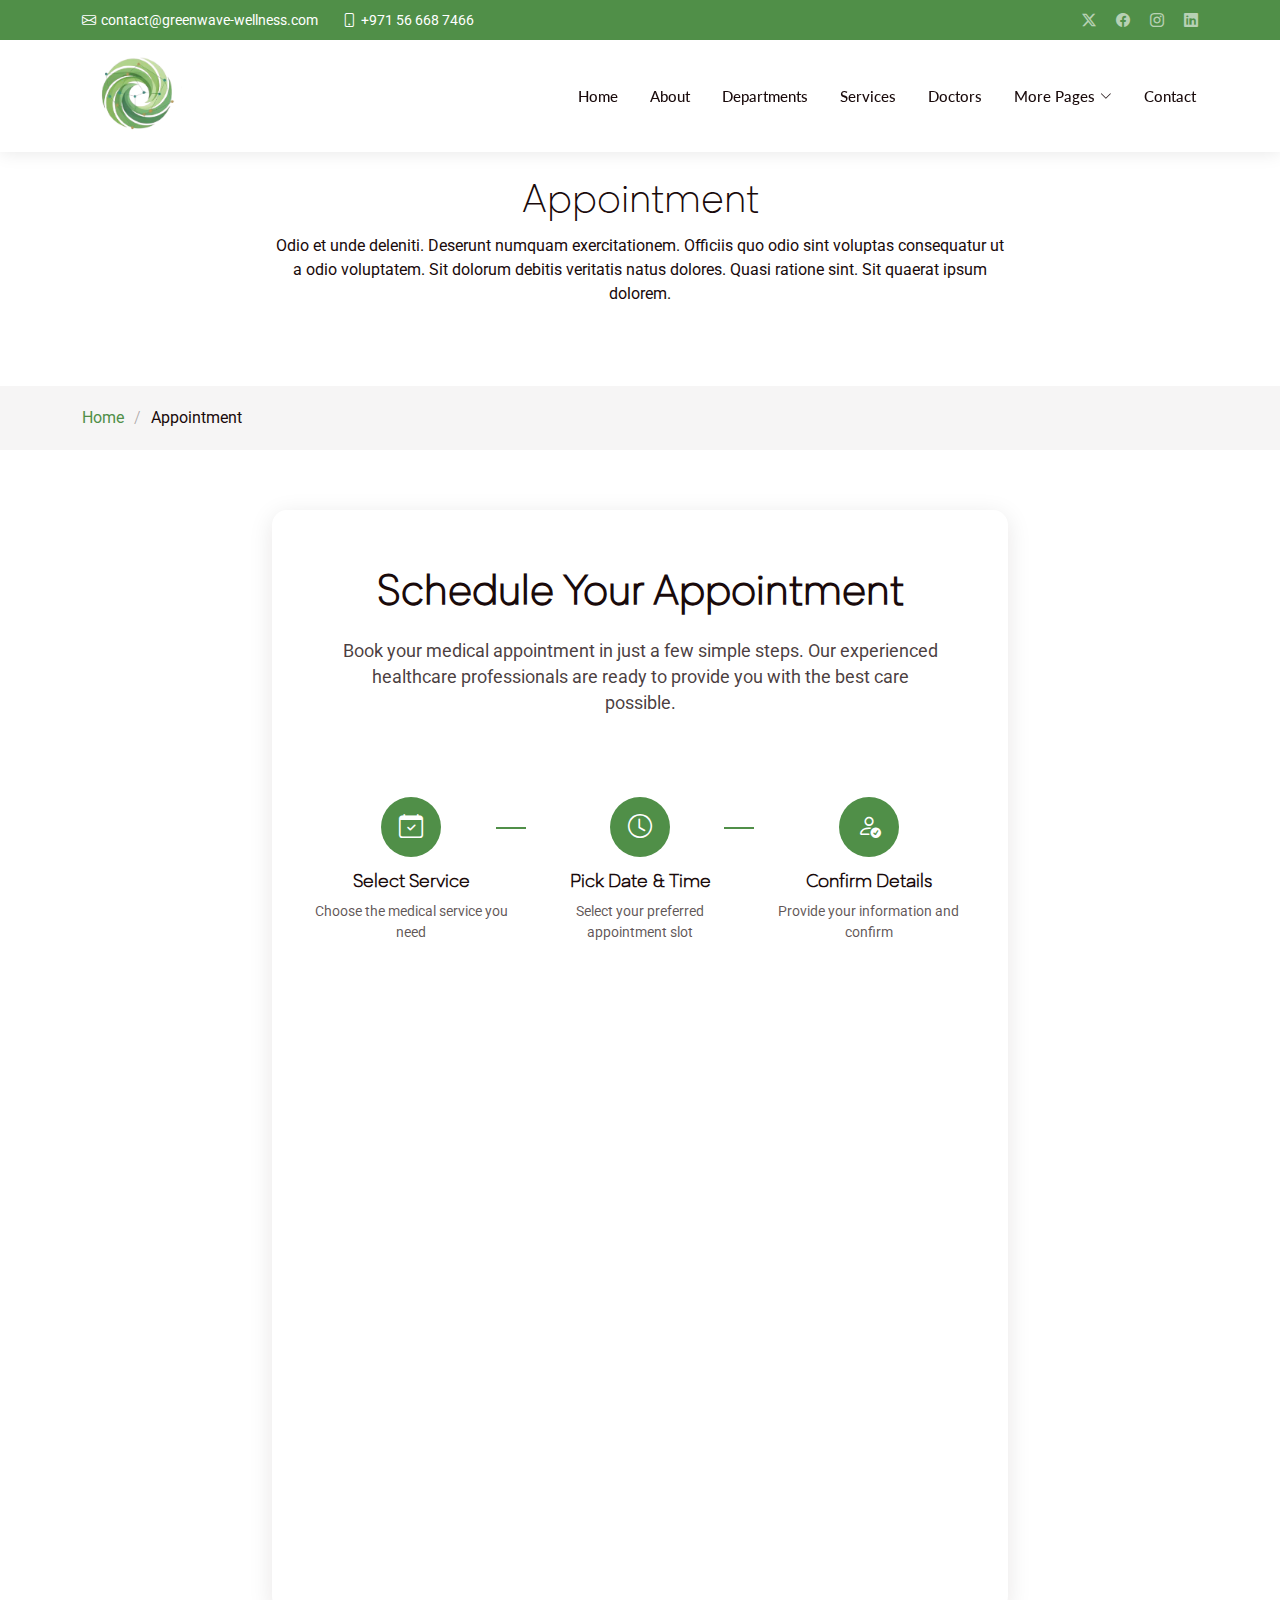
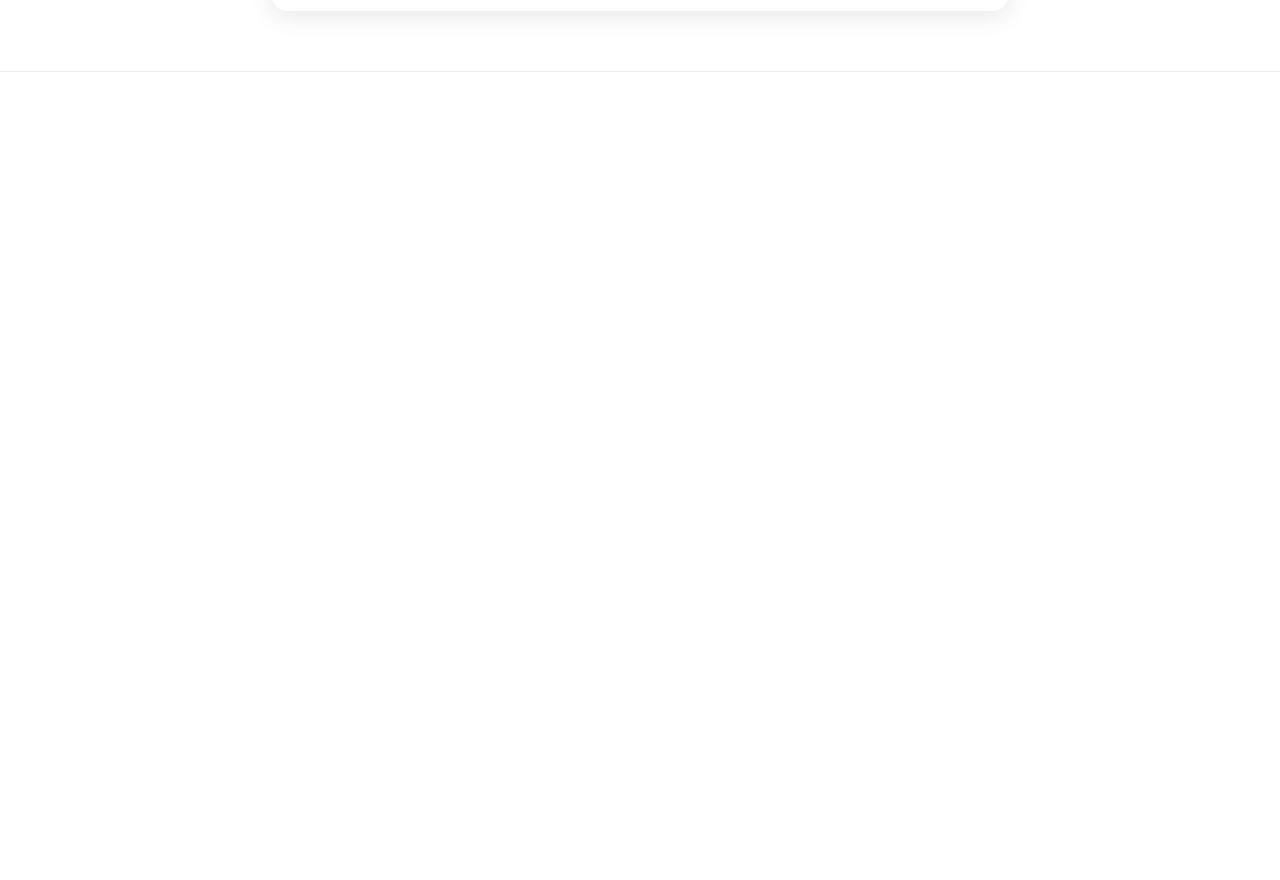
<file: appointment.html>
<!DOCTYPE html>
<html lang="en">

<head>
  <meta charset="utf-8">
  <meta content="width=device-width, initial-scale=1.0" name="viewport">
  <title>Appointment - Clinic Bootstrap Template</title>
  <meta name="description" content="">
  <meta name="keywords" content="">

  <!-- Favicons -->
  <link href="assets/img/favicon.png" rel="icon">
  <link href="assets/img/apple-touch-icon.png" rel="apple-touch-icon">

  <!-- Fonts -->
  <link href="https://fonts.googleapis.com" rel="preconnect">
  <link href="https://fonts.gstatic.com" rel="preconnect" crossorigin>
  <link
    href="https://fonts.googleapis.com/css2?family=Roboto:ital,wght@0,100;0,300;0,400;0,500;0,700;0,900;1,100;1,300;1,400;1,500;1,700;1,900&family=Montserrat:ital,wght@0,100;0,200;0,300;0,400;0,500;0,600;0,700;0,800;0,900;1,100;1,200;1,300;1,400;1,500;1,600;1,700;1,800;1,900&family=Lato:ital,wght@0,100;0,300;0,400;0,700;0,900;1,100;1,300;1,400;1,700;1,900&display=swap"
    rel="stylesheet">

  <!-- Vendor CSS Files -->
  <link href="assets/vendor/bootstrap/css/bootstrap.min.css" rel="stylesheet">
  <link href="assets/vendor/bootstrap-icons/bootstrap-icons.css" rel="stylesheet">
  <link href="assets/vendor/aos/aos.css" rel="stylesheet">
  <link href="assets/vendor/glightbox/css/glightbox.min.css" rel="stylesheet">
  <link href="assets/vendor/fontawesome-free/css/all.min.css" rel="stylesheet">
  <link href="assets/vendor/swiper/swiper-bundle.min.css" rel="stylesheet">

  <!-- Main CSS File -->
  <link href="assets/css/main.css" rel="stylesheet">

</head>

<body class="appointment-page">

  <header id="header" class="header fixed-top">

    <div class="topbar d-flex align-items-center dark-background">
      <div class="container d-flex justify-content-center justify-content-md-between">
        <div class="contact-info d-flex align-items-center">
          <i class="bi bi-envelope d-flex align-items-center"><a
              href="mailto:contact@greenwave-wellness.com">contact@greenwave-wellness.com</a></i>
          <i class="bi bi-phone d-flex align-items-center ms-4"><span>+971 56 668 7466</span></i>
        </div>
        <div class="social-links d-none d-md-flex align-items-center">
          <a href="#!" class="twitter"><i class="bi bi-twitter-x"></i></a>
          <a href="#!" class="facebook"><i class="bi bi-facebook"></i></a>
          <a href="#!" class="instagram"><i class="bi bi-instagram"></i></a>
          <a href="#!" class="linkedin"><i class="bi bi-linkedin"></i></a>
        </div>
      </div>
    </div><!-- End Top Bar -->

    <div class="branding d-flex align-items-cente">

      <div class="container position-relative d-flex align-items-center justify-content-between">
        <a href="index.html" class="logo d-flex align-items-center">
          <img src="assets/img/logo.png" alt="Green Wave Wellness">
        </a>

        <nav id="navmenu" class="navmenu">
          <ul>
            <li><a href="index.html">Home</a></li>
            <li><a href="about.html">About</a></li>
            <li><a href="departments.html">Departments</a></li>
            <li><a href="services.html">Services</a></li>
            <li><a href="doctors.html">Doctors</a></li>
            <li class="dropdown"><a href="#"><span>More Pages</span> <i
                  class="bi bi-chevron-down toggle-dropdown"></i></a>
              <ul>
                <li><a href="department-details.html">Department Details</a></li>
                <li><a href="service-details.html">Service Details</a></li>
                <li><a href="appointment.html" class="active">Appointment</a></li>
                <li><a href="testimonials.html">Testimonials</a></li>
                <li><a href="faq.html">Frequently Asked Questions</a></li>
                <li><a href="gallery.html">Gallery</a></li>
                <li><a href="terms.html">Terms</a></li>
                <li><a href="privacy.html">Privacy</a></li>
                <li><a href="404.html">404</a></li>
              </ul>
            </li>
            <li><a href="contact.html">Contact</a></li>
          </ul>
          <i class="mobile-nav-toggle d-xl-none bi bi-list"></i>
        </nav>

      </div>

    </div>

  </header>

  <main class="main">

    <!-- Page Title -->
    <div class="page-title">
      <div class="heading">
        <div class="container">
          <div class="row d-flex justify-content-center text-center">
            <div class="col-lg-8">
              <h1 class="heading-title">Appointment</h1>
              <p class="mb-0">
                Odio et unde deleniti. Deserunt numquam exercitationem. Officiis quo
                odio sint voluptas consequatur ut a odio voluptatem. Sit dolorum
                debitis veritatis natus dolores. Quasi ratione sint. Sit quaerat
                ipsum dolorem.
              </p>
            </div>
          </div>
        </div>
      </div>
      <nav class="breadcrumbs">
        <div class="container">
          <ol>
            <li><a href="index.html">Home</a></li>
            <li class="current">Appointment</li>
          </ol>
        </div>
      </nav>
    </div><!-- End Page Title -->

    <!-- Appointmnet Section -->
    <section id="appointmnet" class="appointmnet section">

      <div class="container" data-aos="fade-up" data-aos-delay="100">

        <div class="row">
          <div class="col-lg-8 mx-auto">
            <div class="booking-wrapper">
              <div class="booking-header text-center" data-aos="fade-up" data-aos-delay="200">
                <h2>Schedule Your Appointment</h2>
                <p>Book your medical appointment in just a few simple steps. Our experienced healthcare professionals
                  are ready to provide you with the best care possible.</p>
              </div>

              <div class="booking-steps" data-aos="fade-up" data-aos-delay="300">
                <div class="step">
                  <div class="step-icon">
                    <i class="bi bi-calendar-check"></i>
                  </div>
                  <div class="step-content">
                    <h4>Select Service</h4>
                    <p>Choose the medical service you need</p>
                  </div>
                </div>
                <div class="step">
                  <div class="step-icon">
                    <i class="bi bi-clock"></i>
                  </div>
                  <div class="step-content">
                    <h4>Pick Date &amp; Time</h4>
                    <p>Select your preferred appointment slot</p>
                  </div>
                </div>
                <div class="step">
                  <div class="step-icon">
                    <i class="bi bi-person-check"></i>
                  </div>
                  <div class="step-content">
                    <h4>Confirm Details</h4>
                    <p>Provide your information and confirm</p>
                  </div>
                </div>
              </div>

              <div class="appointment-form" data-aos="fade-up" data-aos-delay="400">
                <form action="forms/book-appointment.php" method="post" class="php-email-form">
                  <div class="row gy-4">
                    <div class="col-md-6">
                      <input type="text" name="name" class="form-control" placeholder="Full Name" required="">
                    </div>
                    <div class="col-md-6">
                      <input type="email" name="email" class="form-control" placeholder="Email Address" required="">
                    </div>
                    <div class="col-md-6">
                      <input type="tel" name="phone" class="form-control" placeholder="Phone Number" required="">
                    </div>
                    <div class="col-md-6">
                      <select name="department" class="form-select" required="">
                        <option value="">Select Department</option>
                        <option value="general">General Consultation</option>
                        <option value="cardiology">Cardiology</option>
                        <option value="neurology">Neurology</option>
                        <option value="orthopedics">Orthopedics</option>
                        <option value="pediatrics">Pediatrics</option>
                        <option value="dermatology">Dermatology</option>
                        <option value="oncology">Oncology</option>
                      </select>
                    </div>
                    <div class="col-md-6">
                      <input type="date" name="date" class="form-control" required="">
                    </div>
                    <div class="col-md-6">
                      <select name="doctor" class="form-select" required="">
                        <option value="">Select Doctor</option>
                        <option value="dr-sarah-johnson">Dr. Sarah Johnson</option>
                        <option value="dr-michael-chen">Dr. Michael Chen</option>
                        <option value="dr-emily-davis">Dr. Emily Davis</option>
                        <option value="dr-robert-smith">Dr. Robert Smith</option>
                        <option value="dr-lisa-brown">Dr. Lisa Brown</option>
                        <option value="dr-david-wilson">Dr. David Wilson</option>
                        <option value="dr-maria-rodriguez">Dr. Maria Rodriguez</option>
                      </select>
                    </div>
                    <div class="col-12">
                      <textarea name="message" class="form-control" rows="4"
                        placeholder="Additional notes or symptoms (optional)"></textarea>
                    </div>
                    <div class="col-12">
                      <div class="loading">Loading</div>
                      <div class="error-message"></div>
                      <div class="sent-message">Your appointment has been scheduled. Thank you!</div>
                      <button type="submit" class="btn-book">Book Appointment Now</button>
                    </div>
                  </div>
                </form>
              </div>

              <div class="emergency-info" data-aos="fade-up" data-aos-delay="500">
                <p><i class="bi bi-exclamation-triangle"></i> For medical emergencies, please call <strong>911</strong>
                  or go to the nearest emergency room.</p>
              </div>

            </div>
          </div>
        </div>

      </div>

    </section><!-- /Appointmnet Section -->

  </main>

  <footer id="footer" class="footer-16 footer position-relative">

    <div class="container">

      <div class="footer-main" data-aos="fade-up" data-aos-delay="100">
        <div class="row justify-content-center">
          <div class="col-lg-8 text-center">
            <div class="brand-section">
              <a href="index.html" class="logo d-flex align-items-center justify-content-center mb-4">
                <img src="assets/img/logo.png" alt="Green Wave Wellness">
              </a>
              <p class="brand-description">A holistic wellness center for balance, clarity, and personalized insight. Non-invasive sessions and supportive guidance.</p>

              <div class="contact-info mt-5">
                <div class="contact-item">
                  <i class="bi bi-geo-alt"></i>
                  <span>greenwave-wellness.com</span>
                </div>
                <div class="contact-item">
                  <i class="bi bi-telephone"></i>
                  <span>+971 56 668 7466</span>
                </div>
                <div class="contact-item">
                  <i class="bi bi-envelope"></i>
                  <span>contact@greenwave-wellness.com</span>
                </div>
              </div>
            </div>
          </div>
        </div>
      </div>

    </div>

    <div class="footer-bottom">
      <div class="container">
        <div class="bottom-content" data-aos="fade-up" data-aos-delay="300">
          <div class="row align-items-center">

            <div class="col-lg-6">
              <div class="copyright">
                <p>© <span class="sitename">Clinic</span>. All rights reserved.</p>
              </div>
            </div>

            <div class="col-lg-6">
              <div class="legal-links">
                <a href="#!">Privacy Policy</a>
                <a href="#!">Terms of Service</a>
                <a href="#!">Cookie Policy</a>
              </div>
            </div>

          </div>
        </div>
      </div>
    </div>

  </footer>

  <!-- Scroll Top -->
  <a href="#!" id="scroll-top" class="scroll-top d-flex align-items-center justify-content-center"><i
      class="bi bi-arrow-up-short"></i></a>

  <!-- Preloader -->
  <div id="preloader"></div>

  <!-- Vendor JS Files -->
  <script src="assets/vendor/bootstrap/js/bootstrap.bundle.min.js"></script>
  <script src="assets/vendor/php-email-form/validate.js"></script>
  <script src="assets/vendor/aos/aos.js"></script>
  <script src="assets/vendor/glightbox/js/glightbox.min.js"></script>
  <script src="assets/vendor/purecounter/purecounter_vanilla.js"></script>
  <script src="assets/vendor/swiper/swiper-bundle.min.js"></script>

  <!-- Main JS File -->
  <script src="assets/js/main.js"></script>

</body>

</html>
</file>
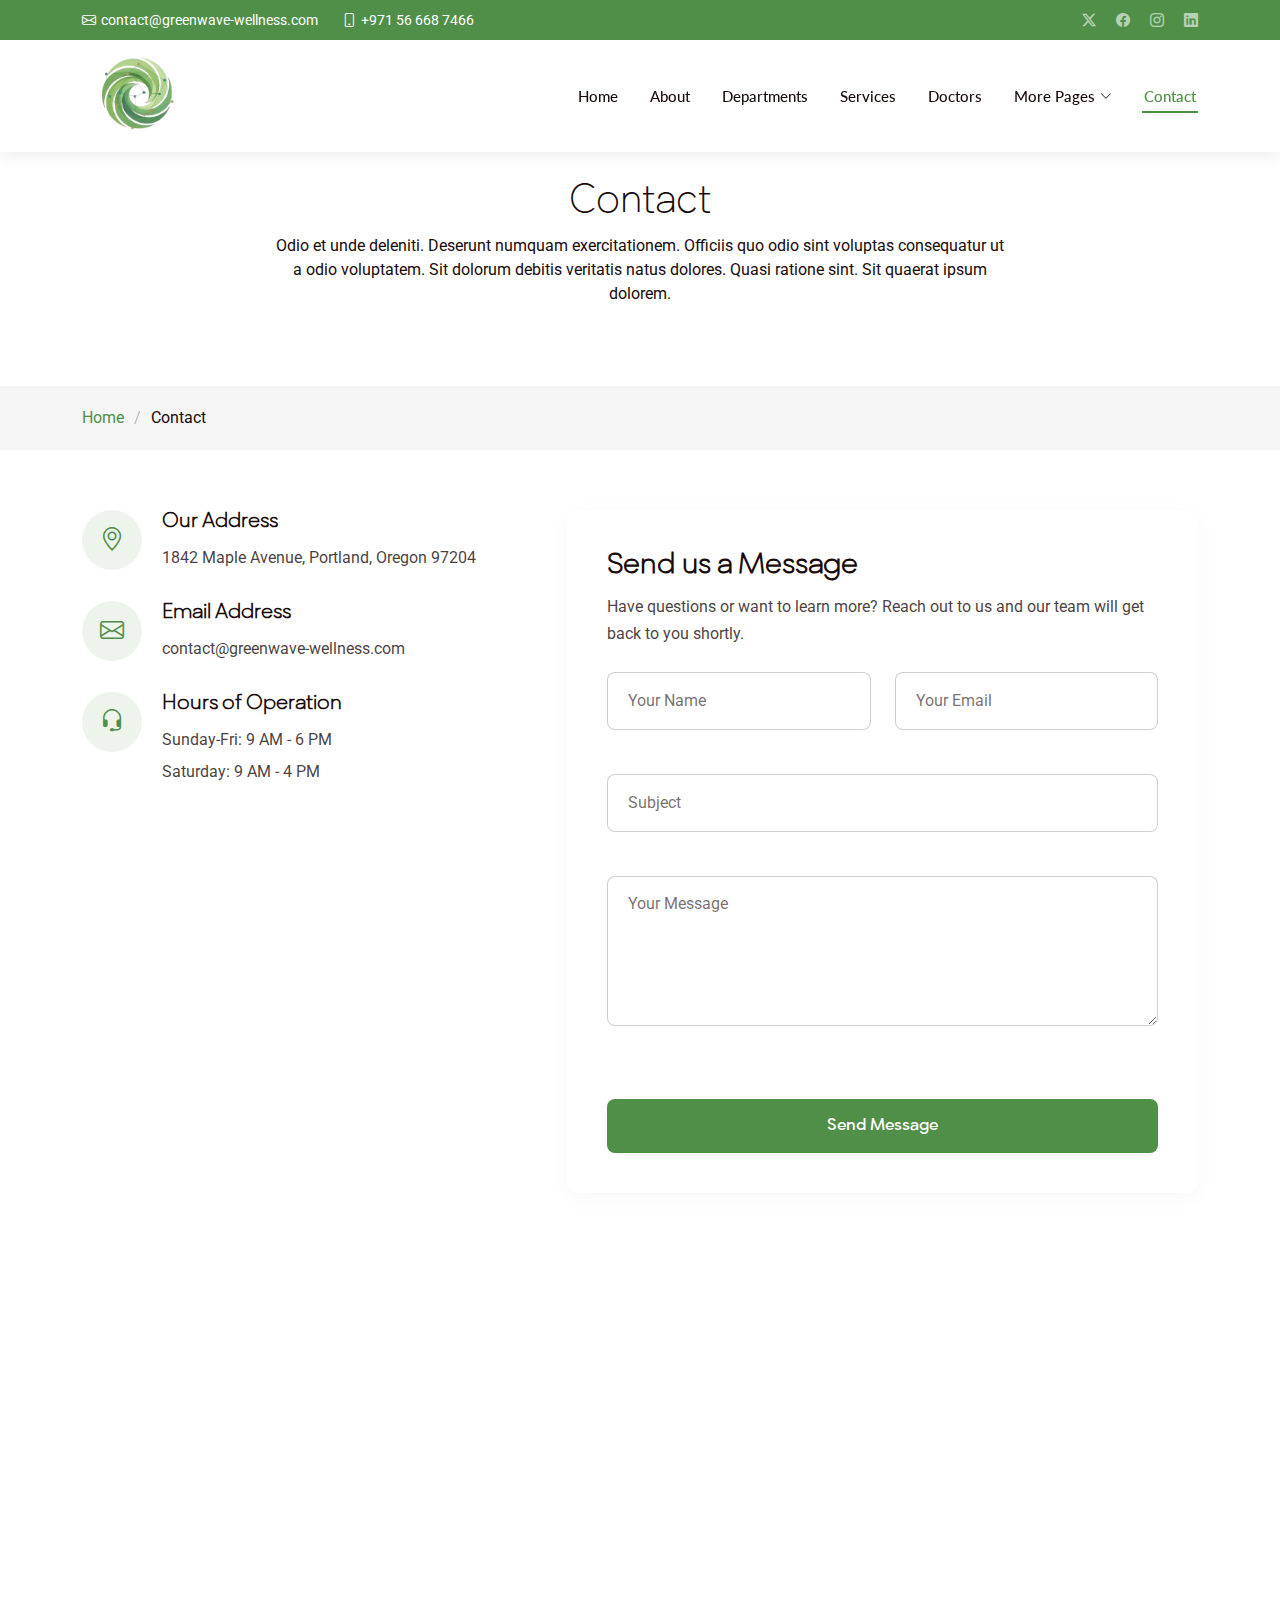
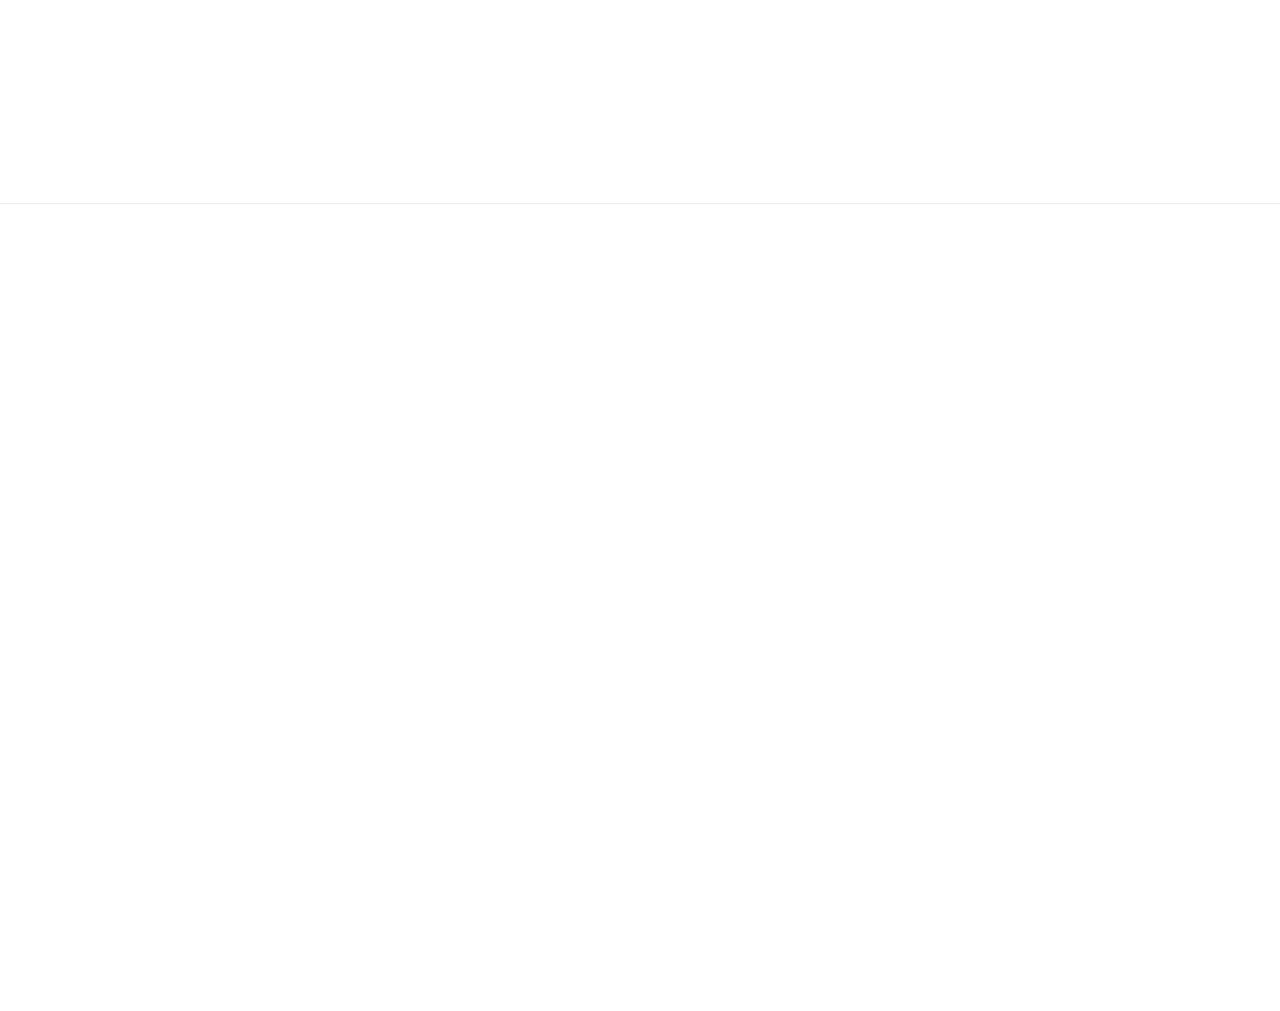
<file: contact.html>
<!DOCTYPE html>
<html lang="en">

<head>
  <meta charset="utf-8">
  <meta content="width=device-width, initial-scale=1.0" name="viewport">
  <title>Contact - Clinic Bootstrap Template</title>
  <meta name="description" content="">
  <meta name="keywords" content="">

  <!-- Favicons -->
  <link href="assets/img/favicon.png" rel="icon">
  <link href="assets/img/apple-touch-icon.png" rel="apple-touch-icon">

  <!-- Fonts -->
  <link href="https://fonts.googleapis.com" rel="preconnect">
  <link href="https://fonts.gstatic.com" rel="preconnect" crossorigin>
  <link
    href="https://fonts.googleapis.com/css2?family=Roboto:ital,wght@0,100;0,300;0,400;0,500;0,700;0,900;1,100;1,300;1,400;1,500;1,700;1,900&family=Montserrat:ital,wght@0,100;0,200;0,300;0,400;0,500;0,600;0,700;0,800;0,900;1,100;1,200;1,300;1,400;1,500;1,600;1,700;1,800;1,900&family=Lato:ital,wght@0,100;0,300;0,400;0,700;0,900;1,100;1,300;1,400;1,700;1,900&display=swap"
    rel="stylesheet">

  <!-- Vendor CSS Files -->
  <link href="assets/vendor/bootstrap/css/bootstrap.min.css" rel="stylesheet">
  <link href="assets/vendor/bootstrap-icons/bootstrap-icons.css" rel="stylesheet">
  <link href="assets/vendor/aos/aos.css" rel="stylesheet">
  <link href="assets/vendor/glightbox/css/glightbox.min.css" rel="stylesheet">
  <link href="assets/vendor/fontawesome-free/css/all.min.css" rel="stylesheet">
  <link href="assets/vendor/swiper/swiper-bundle.min.css" rel="stylesheet">

  <!-- Main CSS File -->
  <link href="assets/css/main.css" rel="stylesheet">

</head>

<body class="contact-page">

  <header id="header" class="header fixed-top">

    <div class="topbar d-flex align-items-center dark-background">
      <div class="container d-flex justify-content-center justify-content-md-between">
        <div class="contact-info d-flex align-items-center">
          <i class="bi bi-envelope d-flex align-items-center"><a
              href="mailto:contact@greenwave-wellness.com">contact@greenwave-wellness.com</a></i>
          <i class="bi bi-phone d-flex align-items-center ms-4"><span>+971 56 668 7466</span></i>
        </div>
        <div class="social-links d-none d-md-flex align-items-center">
          <a href="#!" class="twitter"><i class="bi bi-twitter-x"></i></a>
          <a href="#!" class="facebook"><i class="bi bi-facebook"></i></a>
          <a href="#!" class="instagram"><i class="bi bi-instagram"></i></a>
          <a href="#!" class="linkedin"><i class="bi bi-linkedin"></i></a>
        </div>
      </div>
    </div><!-- End Top Bar -->

    <div class="branding d-flex align-items-cente">

      <div class="container position-relative d-flex align-items-center justify-content-between">
        <a href="index.html" class="logo d-flex align-items-center">
          <img src="assets/img/logo.png" alt="Green Wave Wellness">
        </a>

        <nav id="navmenu" class="navmenu">
          <ul>
            <li><a href="index.html">Home</a></li>
            <li><a href="about.html">About</a></li>
            <li><a href="departments.html">Departments</a></li>
            <li><a href="services.html">Services</a></li>
            <li><a href="doctors.html">Doctors</a></li>
            <li class="dropdown"><a href="#"><span>More Pages</span> <i
                  class="bi bi-chevron-down toggle-dropdown"></i></a>
              <ul>
                <li><a href="department-details.html">Department Details</a></li>
                <li><a href="service-details.html">Service Details</a></li>
                <li><a href="appointment.html">Appointment</a></li>
                <li><a href="testimonials.html">Testimonials</a></li>
                <li><a href="faq.html">Frequently Asked Questions</a></li>
                <li><a href="gallery.html">Gallery</a></li>
                <li><a href="terms.html">Terms</a></li>
                <li><a href="privacy.html">Privacy</a></li>
                <li><a href="404.html">404</a></li>
              </ul>
            </li>
            <li><a href="contact.html" class="active">Contact</a></li>
          </ul>
          <i class="mobile-nav-toggle d-xl-none bi bi-list"></i>
        </nav>

      </div>

    </div>

  </header>

  <main class="main">

    <!-- Page Title -->
    <div class="page-title">
      <div class="heading">
        <div class="container">
          <div class="row d-flex justify-content-center text-center">
            <div class="col-lg-8">
              <h1 class="heading-title">Contact</h1>
              <p class="mb-0">
                Odio et unde deleniti. Deserunt numquam exercitationem. Officiis quo
                odio sint voluptas consequatur ut a odio voluptatem. Sit dolorum
                debitis veritatis natus dolores. Quasi ratione sint. Sit quaerat
                ipsum dolorem.
              </p>
            </div>
          </div>
        </div>
      </div>
      <nav class="breadcrumbs">
        <div class="container">
          <ol>
            <li><a href="index.html">Home</a></li>
            <li class="current">Contact</li>
          </ol>
        </div>
      </nav>
    </div><!-- End Page Title -->

    <!-- Contact Section -->
    <section id="contact" class="contact section">

      <div class="container" data-aos="fade-up" data-aos-delay="100">
        <div class="row g-5">
          <div class="col-lg-5">
            <div class="contact-info-wrapper">
              <div class="contact-info-item" data-aos="fade-up" data-aos-delay="100">
                <div class="info-icon">
                  <i class="bi bi-geo-alt"></i>
                </div>
                <div class="info-content">
                  <h3>Our Address</h3>
                  <p>1842 Maple Avenue, Portland, Oregon 97204</p>
                </div>
              </div>

              <div class="contact-info-item" data-aos="fade-up" data-aos-delay="200">
                <div class="info-icon">
                  <i class="bi bi-envelope"></i>
                </div>
                <div class="info-content">
                  <h3>Email Address</h3>
                  <p>contact@greenwave-wellness.com</p>
                </div>
              </div>

              <div class="contact-info-item" data-aos="fade-up" data-aos-delay="300">
                <div class="info-icon">
                  <i class="bi bi-headset"></i>
                </div>
                <div class="info-content">
                  <h3>Hours of Operation</h3>
                  <p>Sunday-Fri: 9 AM - 6 PM</p>
                  <p>Saturday: 9 AM - 4 PM</p>
                </div>
              </div>
            </div>
          </div>

          <div class="col-lg-7">
            <div class="contact-form-card" data-aos="fade-up" data-aos-delay="200">
              <h2>Send us a Message</h2>
              <p class="mb-4">Have questions or want to learn more? Reach out to us and our team will get back to you
                shortly.</p>

              <form action="forms/contact.php" method="post" class="php-email-form">
                <div class="row g-4">
                  <div class="col-md-6">
                    <input type="text" class="form-control" name="name" id="name" placeholder="Your Name" required="">
                  </div>

                  <div class="col-md-6">
                    <input type="email" class="form-control" name="email" id="email" placeholder="Your Email"
                      required="">
                  </div>

                  <div class="col-12">
                    <input type="text" class="form-control" name="subject" id="subject" placeholder="Subject"
                      required="">
                  </div>

                  <div class="col-12">
                    <textarea class="form-control" name="message" id="message" placeholder="Your Message" rows="6"
                      required=""></textarea>
                  </div>

                  <div class="col-12">
                    <div class="loading">Loading</div>
                    <div class="error-message"></div>
                    <div class="sent-message">Your message has been sent. Thank you!</div>
                  </div>

                  <div class="col-12">
                    <button type="submit" class="btn btn-submit">Send Message</button>
                  </div>
                </div>
              </form>
            </div>
          </div>
        </div>
      </div>

      <div class="container-fluid map-container" data-aos="fade-up" data-aos-delay="200">
        <div class="map-overlay"></div>
        <iframe
          src="https://www.google.com/maps/embed?pb=!1m14!1m8!1m3!1d48389.78314118045!2d-74.006138!3d40.710059!3m2!1i1024!2i768!4f13.1!3m3!1m2!1s0x89c25a22a3bda30d%3A0xb89d1fe6bc499443!2sDowntown%20Conference%20Center!5e0!3m2!1sen!2sus!4v1676961268712!5m2!1sen!2sus"
          width="100%" height="500" style="border:0;" allowfullscreen="" loading="lazy"
          referrerpolicy="no-referrer-when-downgrade"></iframe>
      </div>

    </section><!-- /Contact Section -->

  </main>

  <footer id="footer" class="footer-16 footer position-relative">

    <div class="container">

      <div class="footer-main" data-aos="fade-up" data-aos-delay="100">
        <div class="row justify-content-center">
          <div class="col-lg-8 text-center">
            <div class="brand-section">
              <a href="index.html" class="logo d-flex align-items-center justify-content-center mb-4">
                <img src="assets/img/logo.png" alt="Green Wave Wellness">
              </a>
              <p class="brand-description">A holistic wellness center for balance, clarity, and personalized insight. Non-invasive sessions and supportive guidance.</p>

              <div class="contact-info mt-5">
                <div class="contact-item">
                  <i class="bi bi-geo-alt"></i>
                  <span>greenwave-wellness.com</span>
                </div>
                <div class="contact-item">
                  <i class="bi bi-telephone"></i>
                  <span>+971 56 668 7466</span>
                </div>
                <div class="contact-item">
                  <i class="bi bi-envelope"></i>
                  <span>contact@greenwave-wellness.com</span>
                </div>
              </div>
            </div>
          </div>
        </div>
      </div>

    </div>

    <div class="footer-bottom">
      <div class="container">
        <div class="bottom-content" data-aos="fade-up" data-aos-delay="300">
          <div class="row align-items-center">

            <div class="col-lg-6">
              <div class="copyright">
                <p>© <span class="sitename">Clinic</span>. All rights reserved.</p>
              </div>
            </div>

            <div class="col-lg-6">
              <div class="legal-links">
                <a href="#!">Privacy Policy</a>
                <a href="#!">Terms of Service</a>
                <a href="#!">Cookie Policy</a>
              </div>
            </div>

          </div>
        </div>
      </div>
    </div>

  </footer>

  <!-- Scroll Top -->
  <a href="#!" id="scroll-top" class="scroll-top d-flex align-items-center justify-content-center"><i
      class="bi bi-arrow-up-short"></i></a>

  <!-- Preloader -->
  <div id="preloader"></div>

  <!-- Vendor JS Files -->
  <script src="assets/vendor/bootstrap/js/bootstrap.bundle.min.js"></script>
  <script src="assets/vendor/php-email-form/validate.js"></script>
  <script src="assets/vendor/aos/aos.js"></script>
  <script src="assets/vendor/glightbox/js/glightbox.min.js"></script>
  <script src="assets/vendor/purecounter/purecounter_vanilla.js"></script>
  <script src="assets/vendor/swiper/swiper-bundle.min.js"></script>

  <!-- Main JS File -->
  <script src="assets/js/main.js"></script>

</body>

</html>
</file>
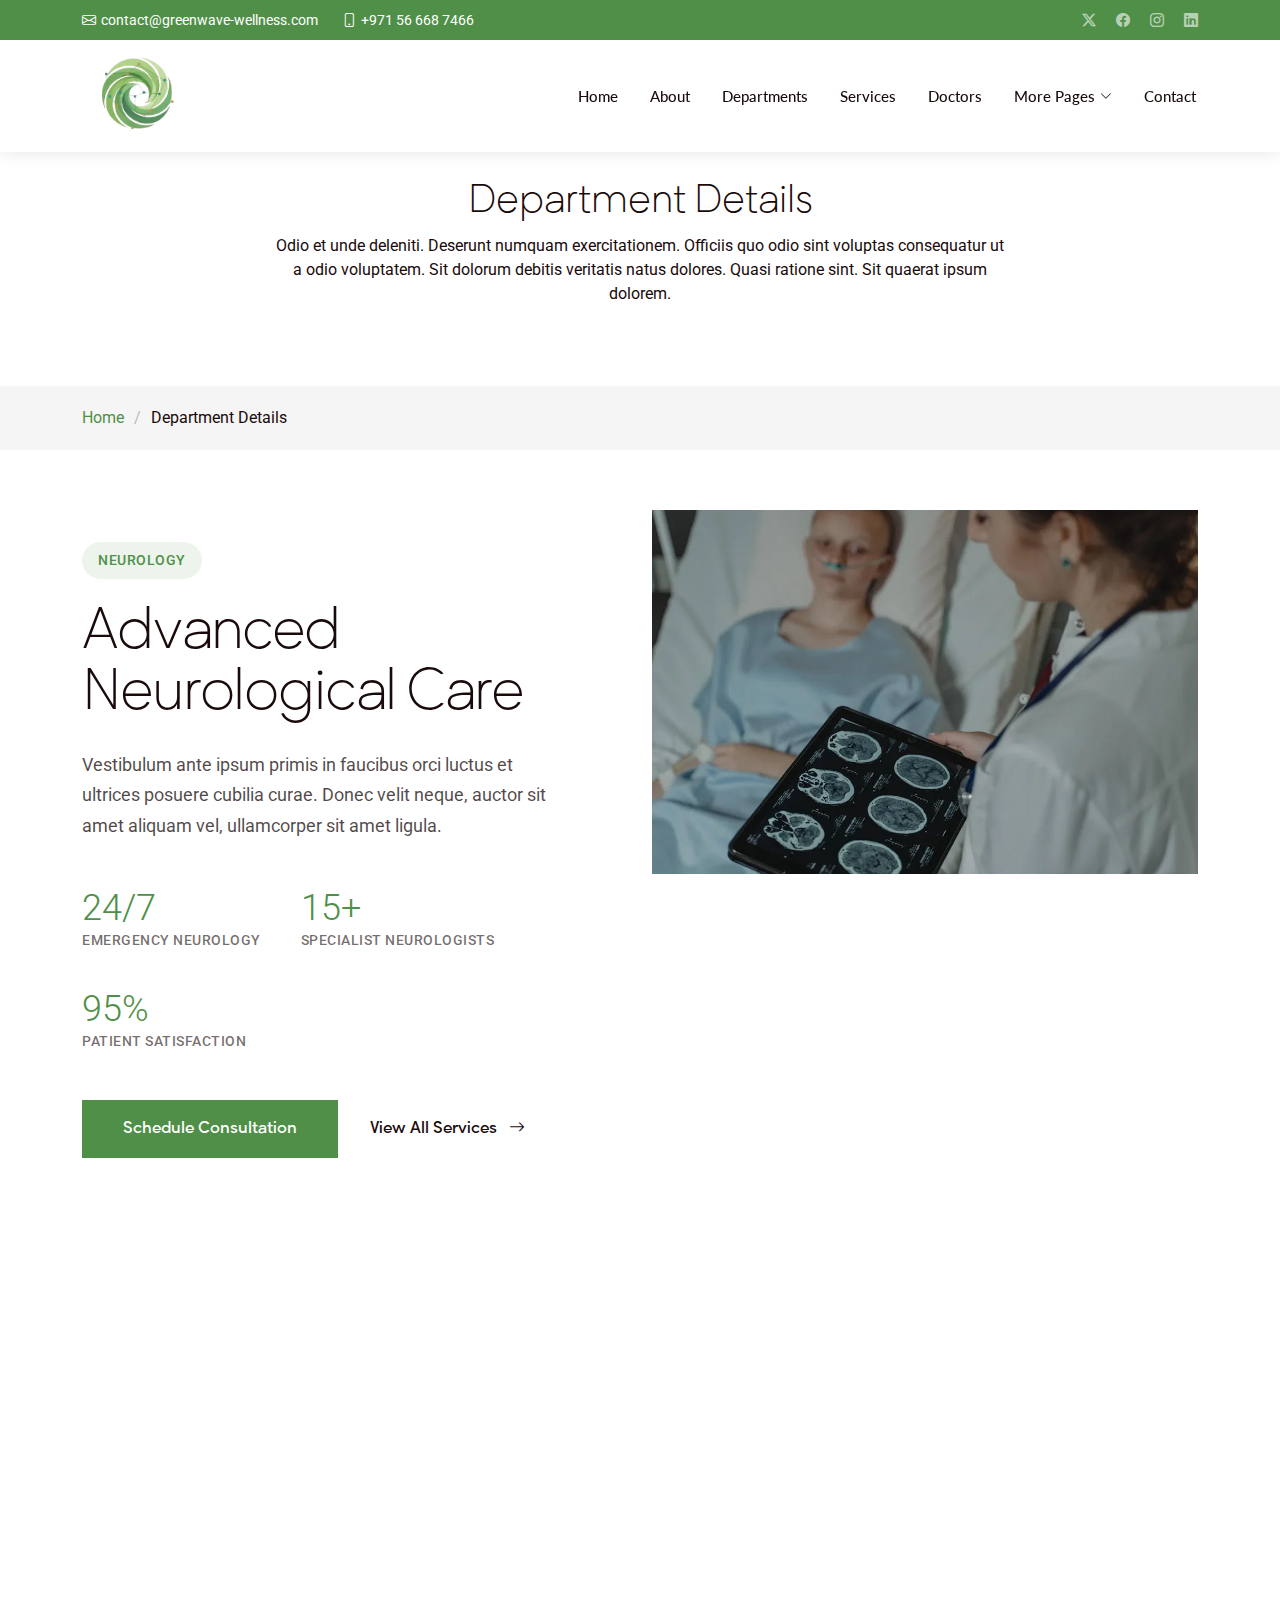
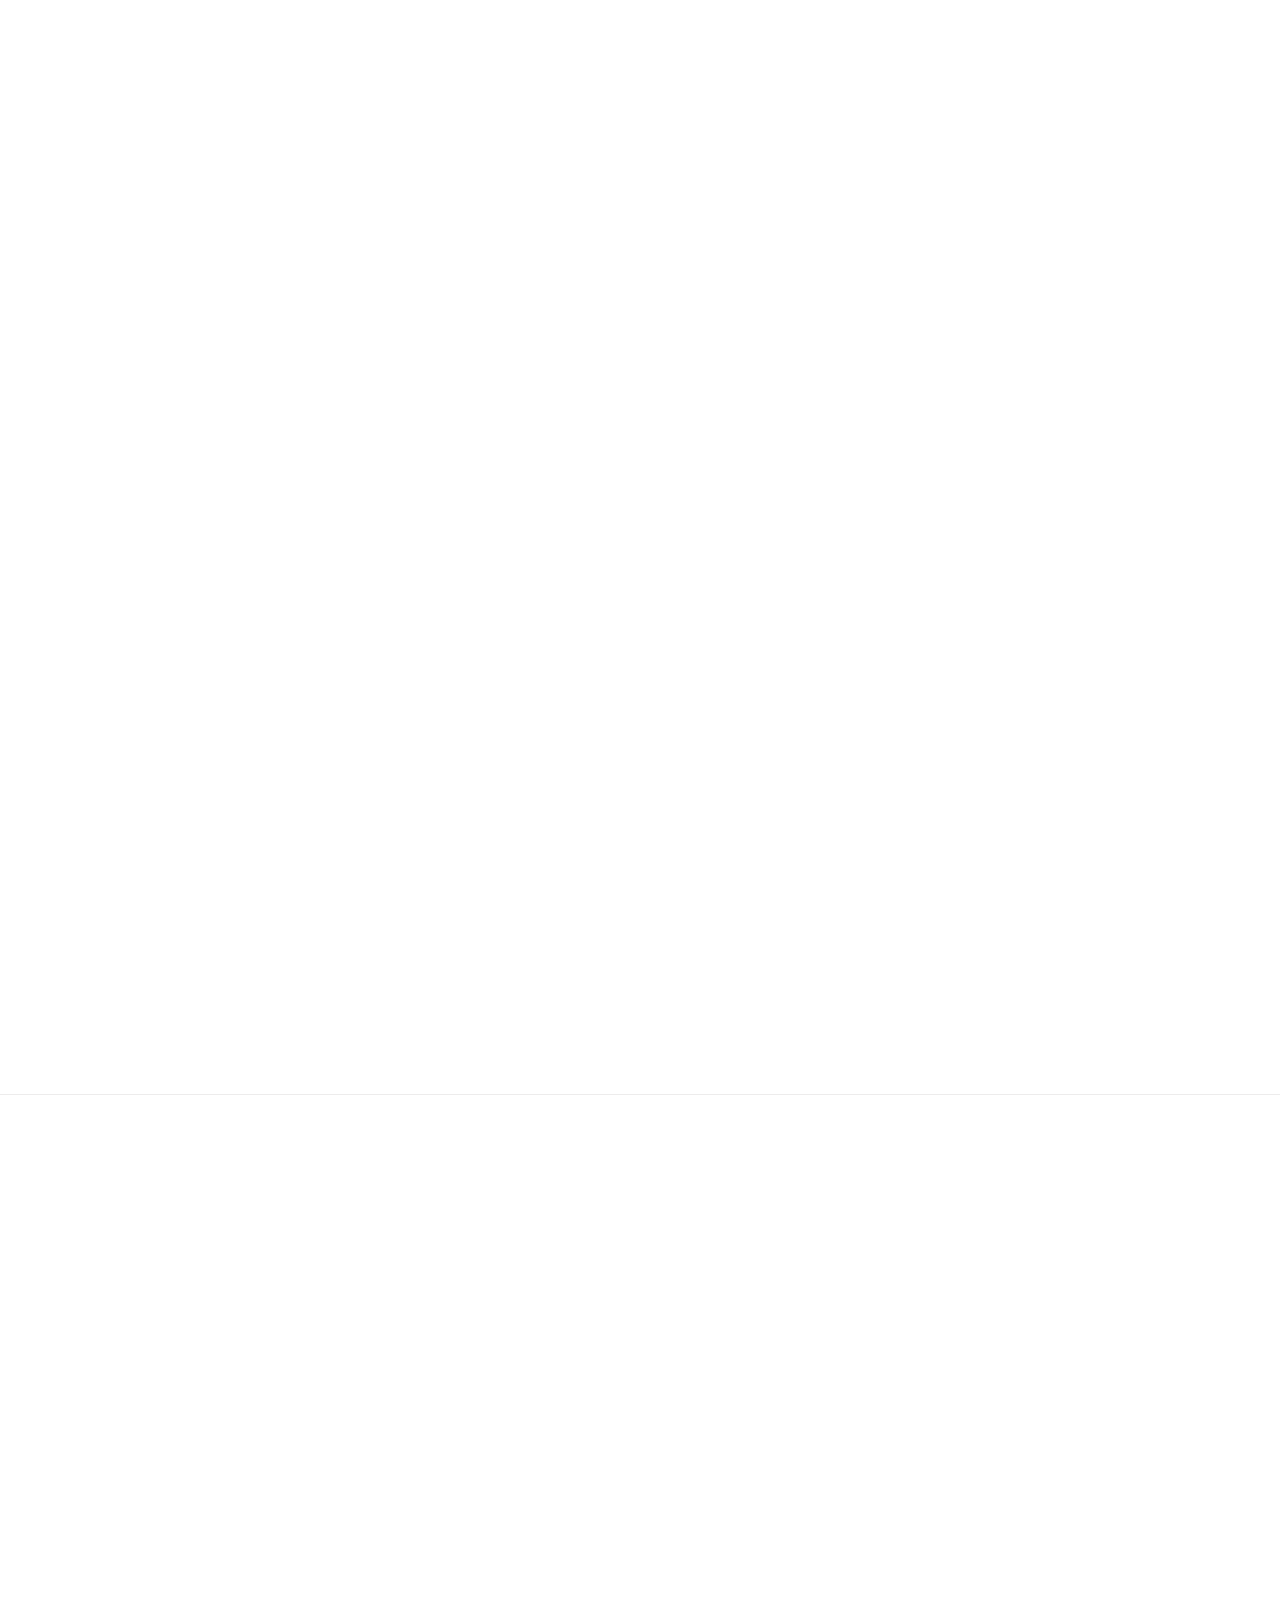
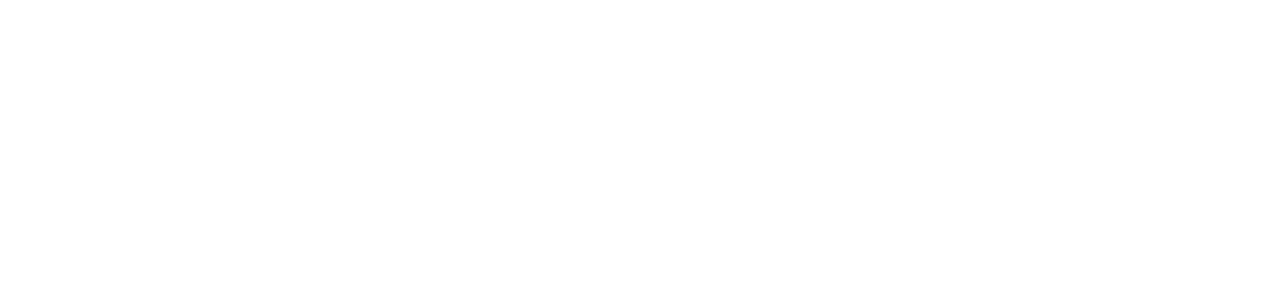
<file: department-details.html>
<!DOCTYPE html>
<html lang="en">

<head>
  <meta charset="utf-8">
  <meta content="width=device-width, initial-scale=1.0" name="viewport">
  <title>Department Details - Clinic Bootstrap Template</title>
  <meta name="description" content="">
  <meta name="keywords" content="">

  <!-- Favicons -->
  <link href="assets/img/favicon.png" rel="icon">
  <link href="assets/img/apple-touch-icon.png" rel="apple-touch-icon">

  <!-- Fonts -->
  <link href="https://fonts.googleapis.com" rel="preconnect">
  <link href="https://fonts.gstatic.com" rel="preconnect" crossorigin>
  <link
    href="https://fonts.googleapis.com/css2?family=Roboto:ital,wght@0,100;0,300;0,400;0,500;0,700;0,900;1,100;1,300;1,400;1,500;1,700;1,900&family=Montserrat:ital,wght@0,100;0,200;0,300;0,400;0,500;0,600;0,700;0,800;0,900;1,100;1,200;1,300;1,400;1,500;1,600;1,700;1,800;1,900&family=Lato:ital,wght@0,100;0,300;0,400;0,700;0,900;1,100;1,300;1,400;1,700;1,900&display=swap"
    rel="stylesheet">

  <!-- Vendor CSS Files -->
  <link href="assets/vendor/bootstrap/css/bootstrap.min.css" rel="stylesheet">
  <link href="assets/vendor/bootstrap-icons/bootstrap-icons.css" rel="stylesheet">
  <link href="assets/vendor/aos/aos.css" rel="stylesheet">
  <link href="assets/vendor/glightbox/css/glightbox.min.css" rel="stylesheet">
  <link href="assets/vendor/fontawesome-free/css/all.min.css" rel="stylesheet">
  <link href="assets/vendor/swiper/swiper-bundle.min.css" rel="stylesheet">

  <!-- Main CSS File -->
  <link href="assets/css/main.css" rel="stylesheet">

</head>

<body class="department-details-page">

  <header id="header" class="header fixed-top">

    <div class="topbar d-flex align-items-center dark-background">
      <div class="container d-flex justify-content-center justify-content-md-between">
        <div class="contact-info d-flex align-items-center">
          <i class="bi bi-envelope d-flex align-items-center"><a
              href="mailto:contact@greenwave-wellness.com">contact@greenwave-wellness.com</a></i>
          <i class="bi bi-phone d-flex align-items-center ms-4"><span>+971 56 668 7466</span></i>
        </div>
        <div class="social-links d-none d-md-flex align-items-center">
          <a href="#!" class="twitter"><i class="bi bi-twitter-x"></i></a>
          <a href="#!" class="facebook"><i class="bi bi-facebook"></i></a>
          <a href="#!" class="instagram"><i class="bi bi-instagram"></i></a>
          <a href="#!" class="linkedin"><i class="bi bi-linkedin"></i></a>
        </div>
      </div>
    </div><!-- End Top Bar -->

    <div class="branding d-flex align-items-cente">

      <div class="container position-relative d-flex align-items-center justify-content-between">
        <a href="index.html" class="logo d-flex align-items-center">
          <img src="assets/img/logo.png" alt="Green Wave Wellness">
        </a>

        <nav id="navmenu" class="navmenu">
          <ul>
            <li><a href="index.html">Home</a></li>
            <li><a href="about.html">About</a></li>
            <li><a href="departments.html">Departments</a></li>
            <li><a href="services.html">Services</a></li>
            <li><a href="doctors.html">Doctors</a></li>
            <li class="dropdown"><a href="#"><span>More Pages</span> <i
                  class="bi bi-chevron-down toggle-dropdown"></i></a>
              <ul>
                <li><a href="department-details.html" class="active">Department Details</a></li>
                <li><a href="service-details.html">Service Details</a></li>
                <li><a href="appointment.html">Appointment</a></li>
                <li><a href="testimonials.html">Testimonials</a></li>
                <li><a href="faq.html">Frequently Asked Questions</a></li>
                <li><a href="gallery.html">Gallery</a></li>
                <li><a href="terms.html">Terms</a></li>
                <li><a href="privacy.html">Privacy</a></li>
                <li><a href="404.html">404</a></li>
              </ul>
            </li>
            <li><a href="contact.html">Contact</a></li>
          </ul>
          <i class="mobile-nav-toggle d-xl-none bi bi-list"></i>
        </nav>

      </div>

    </div>

  </header>

  <main class="main">

    <!-- Page Title -->
    <div class="page-title">
      <div class="heading">
        <div class="container">
          <div class="row d-flex justify-content-center text-center">
            <div class="col-lg-8">
              <h1 class="heading-title">Department Details</h1>
              <p class="mb-0">
                Odio et unde deleniti. Deserunt numquam exercitationem. Officiis quo
                odio sint voluptas consequatur ut a odio voluptatem. Sit dolorum
                debitis veritatis natus dolores. Quasi ratione sint. Sit quaerat
                ipsum dolorem.
              </p>
            </div>
          </div>
        </div>
      </div>
      <nav class="breadcrumbs">
        <div class="container">
          <ol>
            <li><a href="index.html">Home</a></li>
            <li class="current">Department Details</li>
          </ol>
        </div>
      </nav>
    </div><!-- End Page Title -->

    <!-- Department Details Section -->
    <section id="department-details" class="department-details section">

      <div class="container" data-aos="fade-up" data-aos-delay="100">

        <div class="row">
          <div class="col-xl-6 col-lg-7">
            <div class="department-hero" data-aos="fade-right" data-aos-delay="200">
              <div class="badge-wrap">
                <span class="specialty-badge">Neurology</span>
              </div>
              <h1 class="department-title">Advanced Neurological Care</h1>
              <p class="department-intro">Vestibulum ante ipsum primis in faucibus orci luctus et ultrices posuere
                cubilia curae. Donec velit neque, auctor sit amet aliquam vel, ullamcorper sit amet ligula.</p>

              <div class="key-highlights">
                <div class="highlight-item">
                  <span class="highlight-number">24/7</span>
                  <span class="highlight-text">Emergency Neurology</span>
                </div>
                <div class="highlight-item">
                  <span class="highlight-number">15+</span>
                  <span class="highlight-text">Specialist Neurologists</span>
                </div>
                <div class="highlight-item">
                  <span class="highlight-number">95%</span>
                  <span class="highlight-text">Patient Satisfaction</span>
                </div>
              </div>

              <div class="action-group">
                <a href="appointment.html" class="btn-primary">Schedule Consultation</a>
                <a href="services.html" class="btn-secondary">
                  <span>View All Services</span>
                  <i class="bi bi-arrow-right"></i>
                </a>
              </div>
            </div>
          </div>

          <div class="col-xl-6 col-lg-5">
            <div class="department-visual" data-aos="fade-left" data-aos-delay="300">
              <div class="image-container">
                <img src="assets/img/health/neurology-2.webp" alt="Neurology Department"
                  class="img-fluid primary-image">
                <div class="floating-card" data-aos="zoom-in" data-aos-delay="500">
                  <div class="card-icon">
                    <i class="bi bi-brain"></i>
                  </div>
                  <div class="card-content">
                    <h4>Brain Health Experts</h4>
                    <p>Comprehensive neurological assessment and treatment</p>
                  </div>
                </div>
              </div>
            </div>
          </div>
        </div>

        <div class="services-overview" data-aos="fade-up" data-aos-delay="400">
          <div class="row justify-content-center">
            <div class="col-lg-8">
              <div class="overview-header">
                <h3>Our Neurological Services</h3>
                <p>Curabitur arcu erat, accumsan id imperdiet et, porttitor at sem. Mauris blandit aliquet elit, eget
                  tincidunt nibh pulvinar a.</p>
              </div>
            </div>
          </div>

          <div class="row gy-4 services-grid">
            <div class="col-lg-4 col-md-6" data-aos="fade-up" data-aos-delay="500">
              <div class="service-item">
                <div class="service-icon">
                  <i class="bi bi-lightning-charge"></i>
                </div>
                <h4>Epilepsy Treatment</h4>
                <p>Nulla porttitor accumsan tincidunt. Cras ultricies ligula sed magna dictum porta.</p>
              </div>
            </div>

            <div class="col-lg-4 col-md-6" data-aos="fade-up" data-aos-delay="550">
              <div class="service-item">
                <div class="service-icon">
                  <i class="bi bi-search"></i>
                </div>
                <h4>Diagnostic Imaging</h4>
                <p>Pellentesque habitant morbi tristique senectus et netus et malesuada fames ac turpis.</p>
              </div>
            </div>

            <div class="col-lg-4 col-md-6" data-aos="fade-up" data-aos-delay="600">
              <div class="service-item">
                <div class="service-icon">
                  <i class="bi bi-heart-pulse"></i>
                </div>
                <h4>Stroke Prevention</h4>
                <p>Donec sollicitudin molestie malesuada. Proin eget tortor risus cras ultricies ligula.</p>
              </div>
            </div>

            <div class="col-lg-4 col-md-6" data-aos="fade-up" data-aos-delay="650">
              <div class="service-item">
                <div class="service-icon">
                  <i class="bi bi-person-gear"></i>
                </div>
                <h4>Movement Disorders</h4>
                <p>Vestibulum ac diam sit amet quam vehicula elementum sed sit amet dui.</p>
              </div>
            </div>

            <div class="col-lg-4 col-md-6" data-aos="fade-up" data-aos-delay="700">
              <div class="service-item">
                <div class="service-icon">
                  <i class="bi bi-moon"></i>
                </div>
                <h4>Sleep Disorders</h4>
                <p>Lorem ipsum dolor sit amet, consectetur adipiscing elit sed do eiusmod tempor.</p>
              </div>
            </div>

            <div class="col-lg-4 col-md-6" data-aos="fade-up" data-aos-delay="750">
              <div class="service-item">
                <div class="service-icon">
                  <i class="bi bi-shield-check"></i>
                </div>
                <h4>Memory Care</h4>
                <p>Mauris blandit aliquet elit, eget tincidunt nibh pulvinar a vestibulum ac diam.</p>
              </div>
            </div>
          </div>
        </div>

        <div class="expert-care-section" data-aos="fade-up" data-aos-delay="800">
          <div class="row align-items-center">
            <div class="col-lg-5" data-aos="fade-right" data-aos-delay="900">
              <div class="expert-image">
                <img src="assets/img/health/neurology-4.webp" alt="Neurological Expert" class="img-fluid">
              </div>
            </div>

            <div class="col-lg-7" data-aos="fade-left" data-aos-delay="900">
              <div class="expert-content">
                <h3>Leading Neurological Expertise</h3>
                <p class="lead">Vivamus magna justo, lacinia eget consectetur sed, convallis at tellus. Sed porttitor
                  lectus nibh donec rutrum congue leo eget malesuada.</p>

                <div class="expertise-list">
                  <div class="expertise-item">
                    <i class="bi bi-check2"></i>
                    <span>Board-certified neurologists and neurosurgeons</span>
                  </div>
                  <div class="expertise-item">
                    <i class="bi bi-check2"></i>
                    <span>State-of-the-art diagnostic equipment and facilities</span>
                  </div>
                  <div class="expertise-item">
                    <i class="bi bi-check2"></i>
                    <span>Comprehensive care from diagnosis to rehabilitation</span>
                  </div>
                  <div class="expertise-item">
                    <i class="bi bi-check2"></i>
                    <span>Personalized treatment plans for every patient</span>
                  </div>
                </div>

                <div class="contact-info">
                  <div class="contact-item">
                    <i class="bi bi-telephone"></i>
                    <div>
                      <span class="contact-label">Emergency Neurology</span>
                      <span class="contact-value">+971 56 668 7466</span>
                    </div>
                  </div>
                  <div class="contact-item">
                    <i class="bi bi-calendar-check"></i>
                    <div>
                      <span class="contact-label">Appointments</span>
                      <span class="contact-value">Mon - Fri, 8:00 AM - 6:00 PM</span>
                    </div>
                  </div>
                </div>
              </div>
            </div>
          </div>
        </div>

      </div>

    </section><!-- /Department Details Section -->

  </main>

  <footer id="footer" class="footer-16 footer position-relative">

    <div class="container">

      <div class="footer-main" data-aos="fade-up" data-aos-delay="100">
        <div class="row justify-content-center">
          <div class="col-lg-8 text-center">
            <div class="brand-section">
              <a href="index.html" class="logo d-flex align-items-center justify-content-center mb-4">
                <img src="assets/img/logo.png" alt="Green Wave Wellness">
              </a>
              <p class="brand-description">A holistic wellness center for balance, clarity, and personalized insight. Non-invasive sessions and supportive guidance.</p>

              <div class="contact-info mt-5">
                <div class="contact-item">
                  <i class="bi bi-geo-alt"></i>
                  <span>greenwave-wellness.com</span>
                </div>
                <div class="contact-item">
                  <i class="bi bi-telephone"></i>
                  <span>+971 56 668 7466</span>
                </div>
                <div class="contact-item">
                  <i class="bi bi-envelope"></i>
                  <span>contact@greenwave-wellness.com</span>
                </div>
              </div>
            </div>
          </div>
        </div>
      </div>

    </div>

    <div class="footer-bottom">
      <div class="container">
        <div class="bottom-content" data-aos="fade-up" data-aos-delay="300">
          <div class="row align-items-center">

            <div class="col-lg-6">
              <div class="copyright">
                <p>© <span class="sitename">Clinic</span>. All rights reserved.</p>
              </div>
            </div>

            <div class="col-lg-6">
              <div class="legal-links">
                <a href="#!">Privacy Policy</a>
                <a href="#!">Terms of Service</a>
                <a href="#!">Cookie Policy</a>
              </div>
            </div>

          </div>
        </div>
      </div>
    </div>

  </footer>

  <!-- Scroll Top -->
  <a href="#!" id="scroll-top" class="scroll-top d-flex align-items-center justify-content-center"><i
      class="bi bi-arrow-up-short"></i></a>

  <!-- Preloader -->
  <div id="preloader"></div>

  <!-- Vendor JS Files -->
  <script src="assets/vendor/bootstrap/js/bootstrap.bundle.min.js"></script>
  <script src="assets/vendor/php-email-form/validate.js"></script>
  <script src="assets/vendor/aos/aos.js"></script>
  <script src="assets/vendor/glightbox/js/glightbox.min.js"></script>
  <script src="assets/vendor/purecounter/purecounter_vanilla.js"></script>
  <script src="assets/vendor/swiper/swiper-bundle.min.js"></script>

  <!-- Main JS File -->
  <script src="assets/js/main.js"></script>

</body>

</html>
</file>
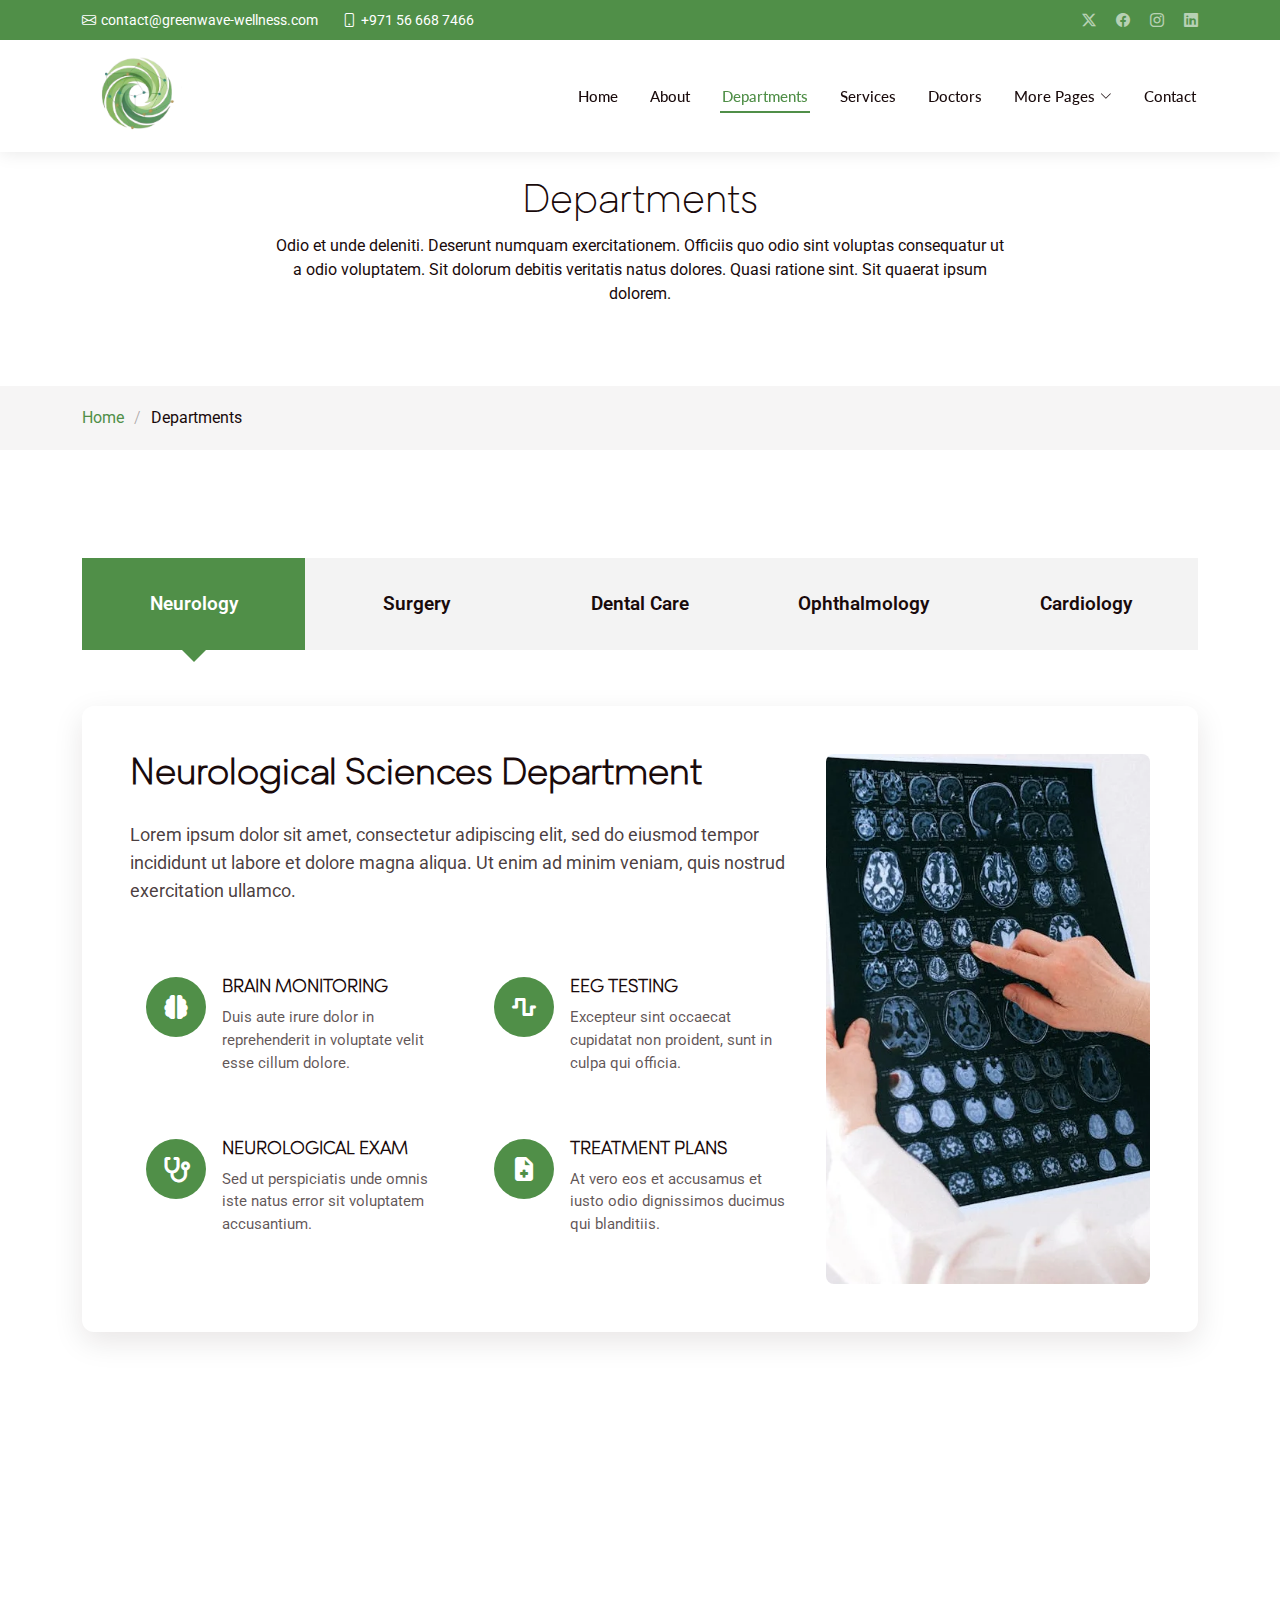
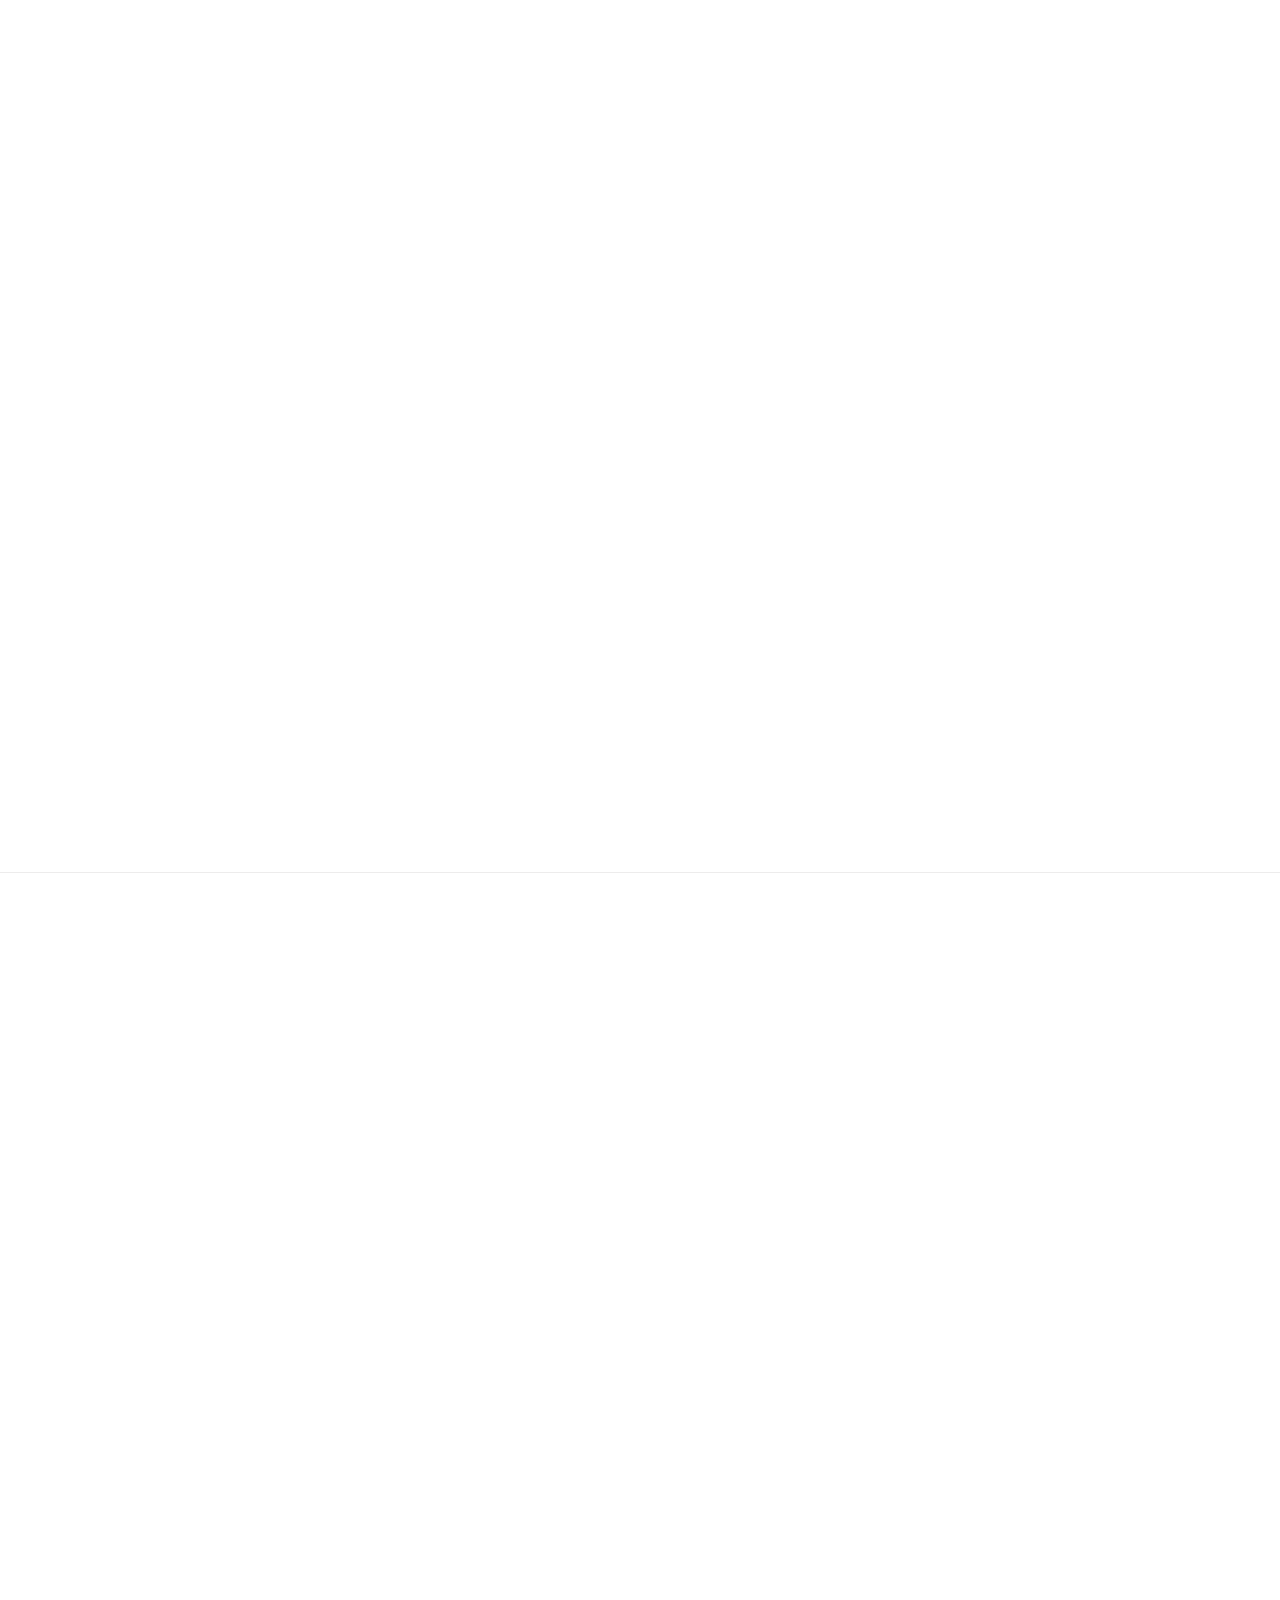
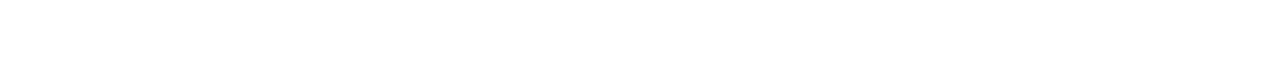
<file: departments.html>
<!DOCTYPE html>
<html lang="en">

<head>
  <meta charset="utf-8">
  <meta content="width=device-width, initial-scale=1.0" name="viewport">
  <title>Departments - Clinic Bootstrap Template</title>
  <meta name="description" content="">
  <meta name="keywords" content="">

  <!-- Favicons -->
  <link href="assets/img/favicon.png" rel="icon">
  <link href="assets/img/apple-touch-icon.png" rel="apple-touch-icon">

  <!-- Fonts -->
  <link href="https://fonts.googleapis.com" rel="preconnect">
  <link href="https://fonts.gstatic.com" rel="preconnect" crossorigin>
  <link
    href="https://fonts.googleapis.com/css2?family=Roboto:ital,wght@0,100;0,300;0,400;0,500;0,700;0,900;1,100;1,300;1,400;1,500;1,700;1,900&family=Montserrat:ital,wght@0,100;0,200;0,300;0,400;0,500;0,600;0,700;0,800;0,900;1,100;1,200;1,300;1,400;1,500;1,600;1,700;1,800;1,900&family=Lato:ital,wght@0,100;0,300;0,400;0,700;0,900;1,100;1,300;1,400;1,700;1,900&display=swap"
    rel="stylesheet">

  <!-- Vendor CSS Files -->
  <link href="assets/vendor/bootstrap/css/bootstrap.min.css" rel="stylesheet">
  <link href="assets/vendor/bootstrap-icons/bootstrap-icons.css" rel="stylesheet">
  <link href="assets/vendor/aos/aos.css" rel="stylesheet">
  <link href="assets/vendor/glightbox/css/glightbox.min.css" rel="stylesheet">
  <link href="assets/vendor/fontawesome-free/css/all.min.css" rel="stylesheet">
  <link href="assets/vendor/swiper/swiper-bundle.min.css" rel="stylesheet">

  <!-- Main CSS File -->
  <link href="assets/css/main.css" rel="stylesheet">

</head>

<body class="departments-page">

  <header id="header" class="header fixed-top">

    <div class="topbar d-flex align-items-center dark-background">
      <div class="container d-flex justify-content-center justify-content-md-between">
        <div class="contact-info d-flex align-items-center">
          <i class="bi bi-envelope d-flex align-items-center"><a
              href="mailto:contact@greenwave-wellness.com">contact@greenwave-wellness.com</a></i>
          <i class="bi bi-phone d-flex align-items-center ms-4"><span>+971 56 668 7466</span></i>
        </div>
        <div class="social-links d-none d-md-flex align-items-center">
          <a href="#!" class="twitter"><i class="bi bi-twitter-x"></i></a>
          <a href="#!" class="facebook"><i class="bi bi-facebook"></i></a>
          <a href="#!" class="instagram"><i class="bi bi-instagram"></i></a>
          <a href="#!" class="linkedin"><i class="bi bi-linkedin"></i></a>
        </div>
      </div>
    </div><!-- End Top Bar -->

    <div class="branding d-flex align-items-cente">

      <div class="container position-relative d-flex align-items-center justify-content-between">
        <a href="index.html" class="logo d-flex align-items-center">
          <img src="assets/img/logo.png" alt="Green Wave Wellness">
        </a>

        <nav id="navmenu" class="navmenu">
          <ul>
            <li><a href="index.html">Home</a></li>
            <li><a href="about.html">About</a></li>
            <li><a href="departments.html" class="active">Departments</a></li>
            <li><a href="services.html">Services</a></li>
            <li><a href="doctors.html">Doctors</a></li>
            <li class="dropdown"><a href="#"><span>More Pages</span> <i
                  class="bi bi-chevron-down toggle-dropdown"></i></a>
              <ul>
                <li><a href="department-details.html">Department Details</a></li>
                <li><a href="service-details.html">Service Details</a></li>
                <li><a href="appointment.html">Appointment</a></li>
                <li><a href="testimonials.html">Testimonials</a></li>
                <li><a href="faq.html">Frequently Asked Questions</a></li>
                <li><a href="gallery.html">Gallery</a></li>
                <li><a href="terms.html">Terms</a></li>
                <li><a href="privacy.html">Privacy</a></li>
                <li><a href="404.html">404</a></li>
              </ul>
            </li>
            <li><a href="contact.html">Contact</a></li>
          </ul>
          <i class="mobile-nav-toggle d-xl-none bi bi-list"></i>
        </nav>

      </div>

    </div>

  </header>

  <main class="main">

    <!-- Page Title -->
    <div class="page-title">
      <div class="heading">
        <div class="container">
          <div class="row d-flex justify-content-center text-center">
            <div class="col-lg-8">
              <h1 class="heading-title">Departments</h1>
              <p class="mb-0">
                Odio et unde deleniti. Deserunt numquam exercitationem. Officiis quo
                odio sint voluptas consequatur ut a odio voluptatem. Sit dolorum
                debitis veritatis natus dolores. Quasi ratione sint. Sit quaerat
                ipsum dolorem.
              </p>
            </div>
          </div>
        </div>
      </div>
      <nav class="breadcrumbs">
        <div class="container">
          <ol>
            <li><a href="index.html">Home</a></li>
            <li class="current">Departments</li>
          </ol>
        </div>
      </nav>
    </div><!-- End Page Title -->

    <!-- Departments Tabs Section -->
    <section id="departments-tabs" class="departments-tabs section">

      <div class="container" data-aos="fade-up" data-aos-delay="100">

        <div class="medical-specialties">
          <div class="row">
            <div class="col-12">
              <div class="specialty-navigation">
                <div class="nav nav-pills d-flex" id="specialty-tabs" role="tablist" data-aos="fade-up"
                  data-aos-delay="400">
                  <a class="nav-link department-tab active" id="neurology-tab" data-bs-toggle="pill"
                    href="#departments-tabs-neurology" role="tab" aria-controls="departments-tabs-neurology"
                    aria-selected="true" data-aos="fade-up" data-aos-delay="100">Neurology</a>
                  <a class="nav-link department-tab" id="surgery-tab" data-bs-toggle="pill"
                    href="#departments-tabs-surgery" role="tab" aria-controls="departments-tabs-surgery"
                    aria-selected="false" data-aos="fade-up" data-aos-delay="150">Surgery</a>
                  <a class="nav-link department-tab" id="dental-tab" data-bs-toggle="pill"
                    href="#departments-tabs-dental" role="tab" aria-controls="departments-tabs-dental"
                    aria-selected="false" data-aos="fade-up" data-aos-delay="200">Dental Care</a>
                  <a class="nav-link department-tab" id="ophthalmology-tab" data-bs-toggle="pill"
                    href="#departments-tabs-ophthalmology" role="tab" aria-controls="departments-tabs-ophthalmology"
                    aria-selected="false" data-aos="fade-up" data-aos-delay="250">Ophthalmology</a>
                  <a class="nav-link department-tab" id="cardiology-tab" data-bs-toggle="pill"
                    href="#departments-tabs-cardiology" role="tab" aria-controls="departments-tabs-cardiology"
                    aria-selected="false" data-aos="fade-up" data-aos-delay="300">Cardiology</a>
                </div>
              </div>
            </div>

            <div class="col-12">
              <div class="tab-content department-content" id="specialty-content" data-aos="fade-up"
                data-aos-delay="500">

                <div class="tab-pane fade show active" id="departments-tabs-neurology" role="tabpanel"
                  aria-labelledby="neurology-tab">
                  <div class="row department-layout">
                    <div class="col-lg-4 order-lg-2">
                      <div class="department-image">
                        <img src="assets/img/health/neurology-3.webp" alt="Neurology Department" class="img-fluid">
                      </div>
                    </div>
                    <div class="col-lg-8 order-lg-1">
                      <div class="department-info">
                        <h2 class="department-title">Neurological Sciences Department</h2>
                        <p class="department-description">Lorem ipsum dolor sit amet, consectetur adipiscing elit, sed
                          do eiusmod tempor incididunt ut labore et dolore magna aliqua. Ut enim ad minim veniam, quis
                          nostrud exercitation ullamco.</p>

                        <div class="row mt-4">
                          <div class="col-md-6">
                            <div class="service-item">
                              <div class="service-icon">
                                <i class="fas fa-brain"></i>
                              </div>
                              <div class="service-content">
                                <h4>Brain Monitoring</h4>
                                <p>Duis aute irure dolor in reprehenderit in voluptate velit esse cillum dolore.</p>
                              </div>
                            </div>
                          </div>
                          <div class="col-md-6">
                            <div class="service-item">
                              <div class="service-icon">
                                <i class="fas fa-wave-square"></i>
                              </div>
                              <div class="service-content">
                                <h4>EEG Testing</h4>
                                <p>Excepteur sint occaecat cupidatat non proident, sunt in culpa qui officia.</p>
                              </div>
                            </div>
                          </div>
                          <div class="col-md-6">
                            <div class="service-item">
                              <div class="service-icon">
                                <i class="fas fa-stethoscope"></i>
                              </div>
                              <div class="service-content">
                                <h4>Neurological Exam</h4>
                                <p>Sed ut perspiciatis unde omnis iste natus error sit voluptatem accusantium.</p>
                              </div>
                            </div>
                          </div>
                          <div class="col-md-6">
                            <div class="service-item">
                              <div class="service-icon">
                                <i class="fas fa-file-medical"></i>
                              </div>
                              <div class="service-content">
                                <h4>Treatment Plans</h4>
                                <p>At vero eos et accusamus et iusto odio dignissimos ducimus qui blanditiis.</p>
                              </div>
                            </div>
                          </div>
                        </div>
                      </div>
                    </div>
                  </div>
                </div><!-- End Neurology Tab -->

                <div class="tab-pane fade" id="departments-tabs-surgery" role="tabpanel" aria-labelledby="surgery-tab">
                  <div class="row department-layout">
                    <div class="col-lg-4 order-lg-2">
                      <div class="department-image">
                        <img src="assets/img/health/surgery-2.webp" alt="Surgery Department" class="img-fluid">
                      </div>
                    </div>
                    <div class="col-lg-8 order-lg-1">
                      <div class="department-info">
                        <h2 class="department-title">Surgical Services Department</h2>
                        <p class="department-description">Nemo enim ipsam voluptatem quia voluptas sit aspernatur aut
                          odit aut fugit, sed quia consequuntur magni dolores eos qui ratione voluptatem sequi nesciunt.
                        </p>

                        <div class="row mt-4">
                          <div class="col-md-6">
                            <div class="service-item">
                              <div class="service-icon">
                                <i class="fas fa-cut"></i>
                              </div>
                              <div class="service-content">
                                <h4>Minimally Invasive</h4>
                                <p>Neque porro quisquam est, qui dolorem ipsum quia dolor sit amet.</p>
                              </div>
                            </div>
                          </div>
                          <div class="col-md-6">
                            <div class="service-item">
                              <div class="service-icon">
                                <i class="fas fa-tools"></i>
                              </div>
                              <div class="service-content">
                                <h4>Advanced Procedures</h4>
                                <p>Consectetur, adipisci velit, sed quia non numquam eius modi tempora.</p>
                              </div>
                            </div>
                          </div>
                          <div class="col-md-6">
                            <div class="service-item">
                              <div class="service-icon">
                                <i class="fas fa-shield-alt"></i>
                              </div>
                              <div class="service-content">
                                <h4>Safe Operations</h4>
                                <p>Incidunt ut labore et dolore magnam aliquam quaerat voluptatem.</p>
                              </div>
                            </div>
                          </div>
                          <div class="col-md-6">
                            <div class="service-item">
                              <div class="service-icon">
                                <i class="fas fa-clock"></i>
                              </div>
                              <div class="service-content">
                                <h4>Recovery Support</h4>
                                <p>Ut enim ad minima veniam, quis nostrum exercitationem ullam corporis.</p>
                              </div>
                            </div>
                          </div>
                        </div>
                      </div>
                    </div>
                  </div>
                </div><!-- End Surgery Tab -->

                <div class="tab-pane fade" id="departments-tabs-dental" role="tabpanel" aria-labelledby="dental-tab">
                  <div class="row department-layout">
                    <div class="col-lg-4 order-lg-2">
                      <div class="department-image">
                        <img src="assets/img/health/dermatology-1.webp" alt="Dental Care Department" class="img-fluid">
                      </div>
                    </div>
                    <div class="col-lg-8 order-lg-1">
                      <div class="department-info">
                        <h2 class="department-title">Dental Care Department</h2>
                        <p class="department-description">Suscipit laboriosam, nisi ut aliquid ex ea commodi
                          consequatur. Quis autem vel eum iure reprehenderit qui in ea voluptate velit esse quam nihil
                          molestiae.</p>

                        <div class="row mt-4">
                          <div class="col-md-6">
                            <div class="service-item">
                              <div class="service-icon">
                                <i class="far fa-smile"></i>
                              </div>
                              <div class="service-content">
                                <h4>Oral Health</h4>
                                <p>Consequatur aut perferendis doloribus asperiores repellat tempore.</p>
                              </div>
                            </div>
                          </div>
                          <div class="col-md-6">
                            <div class="service-item">
                              <div class="service-icon">
                                <i class="fas fa-tooth"></i>
                              </div>
                              <div class="service-content">
                                <h4>Teeth Cleaning</h4>
                                <p>Et harum quidem rerum facilis est et expedita distinctio nam libero.</p>
                              </div>
                            </div>
                          </div>
                          <div class="col-md-6">
                            <div class="service-item">
                              <div class="service-icon">
                                <i class="fas fa-star"></i>
                              </div>
                              <div class="service-content">
                                <h4>Cosmetic Dentistry</h4>
                                <p>Tempore cum soluta nobis est eligendi optio cumque nihil impedit quo minus.</p>
                              </div>
                            </div>
                          </div>
                          <div class="col-md-6">
                            <div class="service-item">
                              <div class="service-icon">
                                <i class="fas fa-cog"></i>
                              </div>
                              <div class="service-content">
                                <h4>Orthodontics</h4>
                                <p>Id quod maxime placeat facere possimus, omnis voluptas assumenda est.</p>
                              </div>
                            </div>
                          </div>
                        </div>
                      </div>
                    </div>
                  </div>
                </div><!-- End Dental Tab -->

                <div class="tab-pane fade" id="departments-tabs-ophthalmology" role="tabpanel"
                  aria-labelledby="ophthalmology-tab">
                  <div class="row department-layout">
                    <div class="col-lg-4 order-lg-2">
                      <div class="department-image">
                        <img src="assets/img/health/pediatrics-4.webp" alt="Ophthalmology Department" class="img-fluid">
                      </div>
                    </div>
                    <div class="col-lg-8 order-lg-1">
                      <div class="department-info">
                        <h2 class="department-title">Ophthalmology Department</h2>
                        <p class="department-description">Omnis dolor repellendus temporibus autem quibusdam et aut
                          officiis debitis aut rerum necessitatibus saepe eveniet ut et voluptates repudiandae.</p>

                        <div class="row mt-4">
                          <div class="col-md-6">
                            <div class="service-item">
                              <div class="service-icon">
                                <i class="fas fa-eye"></i>
                              </div>
                              <div class="service-content">
                                <h4>Vision Testing</h4>
                                <p>Sint et voluptatum sint quia dolor sit amet consectetur adipiscing elit.</p>
                              </div>
                            </div>
                          </div>
                          <div class="col-md-6">
                            <div class="service-item">
                              <div class="service-icon">
                                <i class="fas fa-camera"></i>
                              </div>
                              <div class="service-content">
                                <h4>Retinal Imaging</h4>
                                <p>Sed do eiusmod tempor incididunt ut labore et dolore magna aliqua ut.</p>
                              </div>
                            </div>
                          </div>
                          <div class="col-md-6">
                            <div class="service-item">
                              <div class="service-icon">
                                <i class="fas fa-bolt"></i>
                              </div>
                              <div class="service-content">
                                <h4>Laser Surgery</h4>
                                <p>Enim ad minim veniam quis nostrud exercitation ullamco laboris nisi.</p>
                              </div>
                            </div>
                          </div>
                          <div class="col-md-6">
                            <div class="service-item">
                              <div class="service-icon">
                                <i class="fas fa-prescription-bottle"></i>
                              </div>
                              <div class="service-content">
                                <h4>Eye Care Plans</h4>
                                <p>Ut aliquip ex ea commodo consequat duis aute irure dolor in reprehenderit.</p>
                              </div>
                            </div>
                          </div>
                        </div>
                      </div>
                    </div>
                  </div>
                </div><!-- End Ophthalmology Tab -->

                <div class="tab-pane fade" id="departments-tabs-cardiology" role="tabpanel"
                  aria-labelledby="cardiology-tab">
                  <div class="row department-layout">
                    <div class="col-lg-4 order-lg-2">
                      <div class="department-image">
                        <img src="assets/img/health/cardiology-3.webp" alt="Cardiology Department" class="img-fluid">
                      </div>
                    </div>
                    <div class="col-lg-8 order-lg-1">
                      <div class="department-info">
                        <h2 class="department-title">Cardiology Department</h2>
                        <p class="department-description">In voluptate velit esse cillum dolore eu fugiat nulla pariatur
                          excepteur sint occaecat cupidatat non proident sunt in culpa qui officia deserunt.</p>

                        <div class="row mt-4">
                          <div class="col-md-6">
                            <div class="service-item">
                              <div class="service-icon">
                                <i class="fas fa-heartbeat"></i>
                              </div>
                              <div class="service-content">
                                <h4>Heart Monitoring</h4>
                                <p>Mollit anim id est laborum sed ut perspiciatis unde omnis iste natus error.</p>
                              </div>
                            </div>
                          </div>
                          <div class="col-md-6">
                            <div class="service-item">
                              <div class="service-icon">
                                <i class="fas fa-chart-line"></i>
                              </div>
                              <div class="service-content">
                                <h4>ECG Analysis</h4>
                                <p>Sit voluptatem accusantium doloremque laudantium totam rem aperiam.</p>
                              </div>
                            </div>
                          </div>
                          <div class="col-md-6">
                            <div class="service-item">
                              <div class="service-icon">
                                <i class="fas fa-tint"></i>
                              </div>
                              <div class="service-content">
                                <h4>Blood Tests</h4>
                                <p>Eaque ipsa quae ab illo inventore veritatis et quasi architecto beatae.</p>
                              </div>
                            </div>
                          </div>
                          <div class="col-md-6">
                            <div class="service-item">
                              <div class="service-icon">
                                <i class="fas fa-shield-heart"></i>
                              </div>
                              <div class="service-content">
                                <h4>Preventive Care</h4>
                                <p>Vitae dicta sunt explicabo nemo enim ipsam voluptatem quia voluptas sit.</p>
                              </div>
                            </div>
                          </div>
                        </div>
                      </div>
                    </div>
                  </div>
                </div><!-- End Cardiology Tab -->

              </div>
            </div>
          </div>
        </div>

      </div>

    </section><!-- /Departments Tabs Section -->

    <!-- Departments Section -->
    <section id="departments" class="departments section">

      <div class="container" data-aos="fade-up" data-aos-delay="100">

        <div class="row g-5">

          <div class="col-lg-4 col-md-6" data-aos="fade-up" data-aos-delay="100">
            <div class="department-card">
              <div class="department-icon">
                <i class="fas fa-heartbeat"></i>
              </div>
              <div class="department-image">
                <img src="assets/img/health/cardiology-3.webp" alt="Cardiology Department" class="img-fluid">
              </div>
              <div class="department-content">
                <h3>Cardiology</h3>
                <p>Comprehensive heart care with advanced diagnostic tools and expert cardiologists dedicated to your
                  cardiovascular health.</p>
                <a href="#!" class="learn-more">
                  <span>Learn More</span>
                  <i class="fas fa-arrow-right"></i>
                </a>
              </div>
            </div>
          </div><!-- End Department Card -->

          <div class="col-lg-4 col-md-6" data-aos="fade-up" data-aos-delay="200">
            <div class="department-card">
              <div class="department-icon">
                <i class="fas fa-brain"></i>
              </div>
              <div class="department-image">
                <img src="assets/img/health/neurology-2.webp" alt="Neurology Department" class="img-fluid">
              </div>
              <div class="department-content">
                <h3>Neurology</h3>
                <p>Advanced treatment for neurological disorders with cutting-edge technology and specialized
                  neurological care teams.</p>
                <a href="#!" class="learn-more">
                  <span>Learn More</span>
                  <i class="fas fa-arrow-right"></i>
                </a>
              </div>
            </div>
          </div><!-- End Department Card -->

          <div class="col-lg-4 col-md-6" data-aos="fade-up" data-aos-delay="300">
            <div class="department-card">
              <div class="department-icon">
                <i class="fas fa-bone"></i>
              </div>
              <div class="department-image">
                <img src="assets/img/health/orthopedics-4.webp" alt="Orthopedics Department" class="img-fluid">
              </div>
              <div class="department-content">
                <h3>Orthopedics</h3>
                <p>Expert bone and joint care offering comprehensive treatment from sports injuries to complex
                  reconstructive surgery.</p>
                <a href="#!" class="learn-more">
                  <span>Learn More</span>
                  <i class="fas fa-arrow-right"></i>
                </a>
              </div>
            </div>
          </div><!-- End Department Card -->

          <div class="col-lg-4 col-md-6" data-aos="fade-up" data-aos-delay="100">
            <div class="department-card">
              <div class="department-icon">
                <i class="fas fa-child"></i>
              </div>
              <div class="department-image">
                <img src="assets/img/health/pediatrics-3.webp" alt="Pediatrics Department" class="img-fluid">
              </div>
              <div class="department-content">
                <h3>Pediatrics</h3>
                <p>Specialized medical care for infants, children, and adolescents with compassionate pediatric
                  specialists.</p>
                <a href="#!" class="learn-more">
                  <span>Learn More</span>
                  <i class="fas fa-arrow-right"></i>
                </a>
              </div>
            </div>
          </div><!-- End Department Card -->

          <div class="col-lg-4 col-md-6" data-aos="fade-up" data-aos-delay="200">
            <div class="department-card">
              <div class="department-icon">
                <i class="fas fa-hand-holding-medical"></i>
              </div>
              <div class="department-image">
                <img src="assets/img/health/dermatology-4.webp" alt="Dermatology Department" class="img-fluid">
              </div>
              <div class="department-content">
                <h3>Dermatology</h3>
                <p>Complete skin care services from medical dermatology to cosmetic procedures for healthy, beautiful
                  skin.</p>
                <a href="#!" class="learn-more">
                  <span>Learn More</span>
                  <i class="fas fa-arrow-right"></i>
                </a>
              </div>
            </div>
          </div><!-- End Department Card -->

          <div class="col-lg-4 col-md-6" data-aos="fade-up" data-aos-delay="300">
            <div class="department-card">
              <div class="department-icon">
                <i class="fas fa-ribbon"></i>
              </div>
              <div class="department-image">
                <img src="assets/img/health/oncology-2.webp" alt="Oncology Department" class="img-fluid">
              </div>
              <div class="department-content">
                <h3>Oncology</h3>
                <p>Comprehensive cancer care with multidisciplinary approach and latest treatment options for all cancer
                  types.</p>
                <a href="#!" class="learn-more">
                  <span>Learn More</span>
                  <i class="fas fa-arrow-right"></i>
                </a>
              </div>
            </div>
          </div><!-- End Department Card -->

        </div>

      </div>

    </section><!-- /Departments Section -->

  </main>

  <footer id="footer" class="footer-16 footer position-relative">

    <div class="container">

      <div class="footer-main" data-aos="fade-up" data-aos-delay="100">
        <div class="row justify-content-center">
          <div class="col-lg-8 text-center">
            <div class="brand-section">
              <a href="index.html" class="logo d-flex align-items-center justify-content-center mb-4">
                <img src="assets/img/logo.png" alt="Green Wave Wellness">
              </a>
              <p class="brand-description">A holistic wellness center for balance, clarity, and personalized insight. Non-invasive sessions and supportive guidance.</p>

              <div class="contact-info mt-5">
                <div class="contact-item">
                  <i class="bi bi-geo-alt"></i>
                  <span>greenwave-wellness.com</span>
                </div>
                <div class="contact-item">
                  <i class="bi bi-telephone"></i>
                  <span>+971 56 668 7466</span>
                </div>
                <div class="contact-item">
                  <i class="bi bi-envelope"></i>
                  <span>contact@greenwave-wellness.com</span>
                </div>
              </div>
            </div>
          </div>
        </div>
      </div>

    </div>

    <div class="footer-bottom">
      <div class="container">
        <div class="bottom-content" data-aos="fade-up" data-aos-delay="300">
          <div class="row align-items-center">

            <div class="col-lg-6">
              <div class="copyright">
                <p>© <span class="sitename">Clinic</span>. All rights reserved.</p>
              </div>
            </div>

            <div class="col-lg-6">
              <div class="legal-links">
                <a href="#!">Privacy Policy</a>
                <a href="#!">Terms of Service</a>
                <a href="#!">Cookie Policy</a>
              </div>
            </div>

          </div>
        </div>
      </div>
    </div>

  </footer>

  <!-- Scroll Top -->
  <a href="#!" id="scroll-top" class="scroll-top d-flex align-items-center justify-content-center"><i
      class="bi bi-arrow-up-short"></i></a>

  <!-- Preloader -->
  <div id="preloader"></div>

  <!-- Vendor JS Files -->
  <script src="assets/vendor/bootstrap/js/bootstrap.bundle.min.js"></script>
  <script src="assets/vendor/php-email-form/validate.js"></script>
  <script src="assets/vendor/aos/aos.js"></script>
  <script src="assets/vendor/glightbox/js/glightbox.min.js"></script>
  <script src="assets/vendor/purecounter/purecounter_vanilla.js"></script>
  <script src="assets/vendor/swiper/swiper-bundle.min.js"></script>

  <!-- Main JS File -->
  <script src="assets/js/main.js"></script>

</body>

</html>
</file>
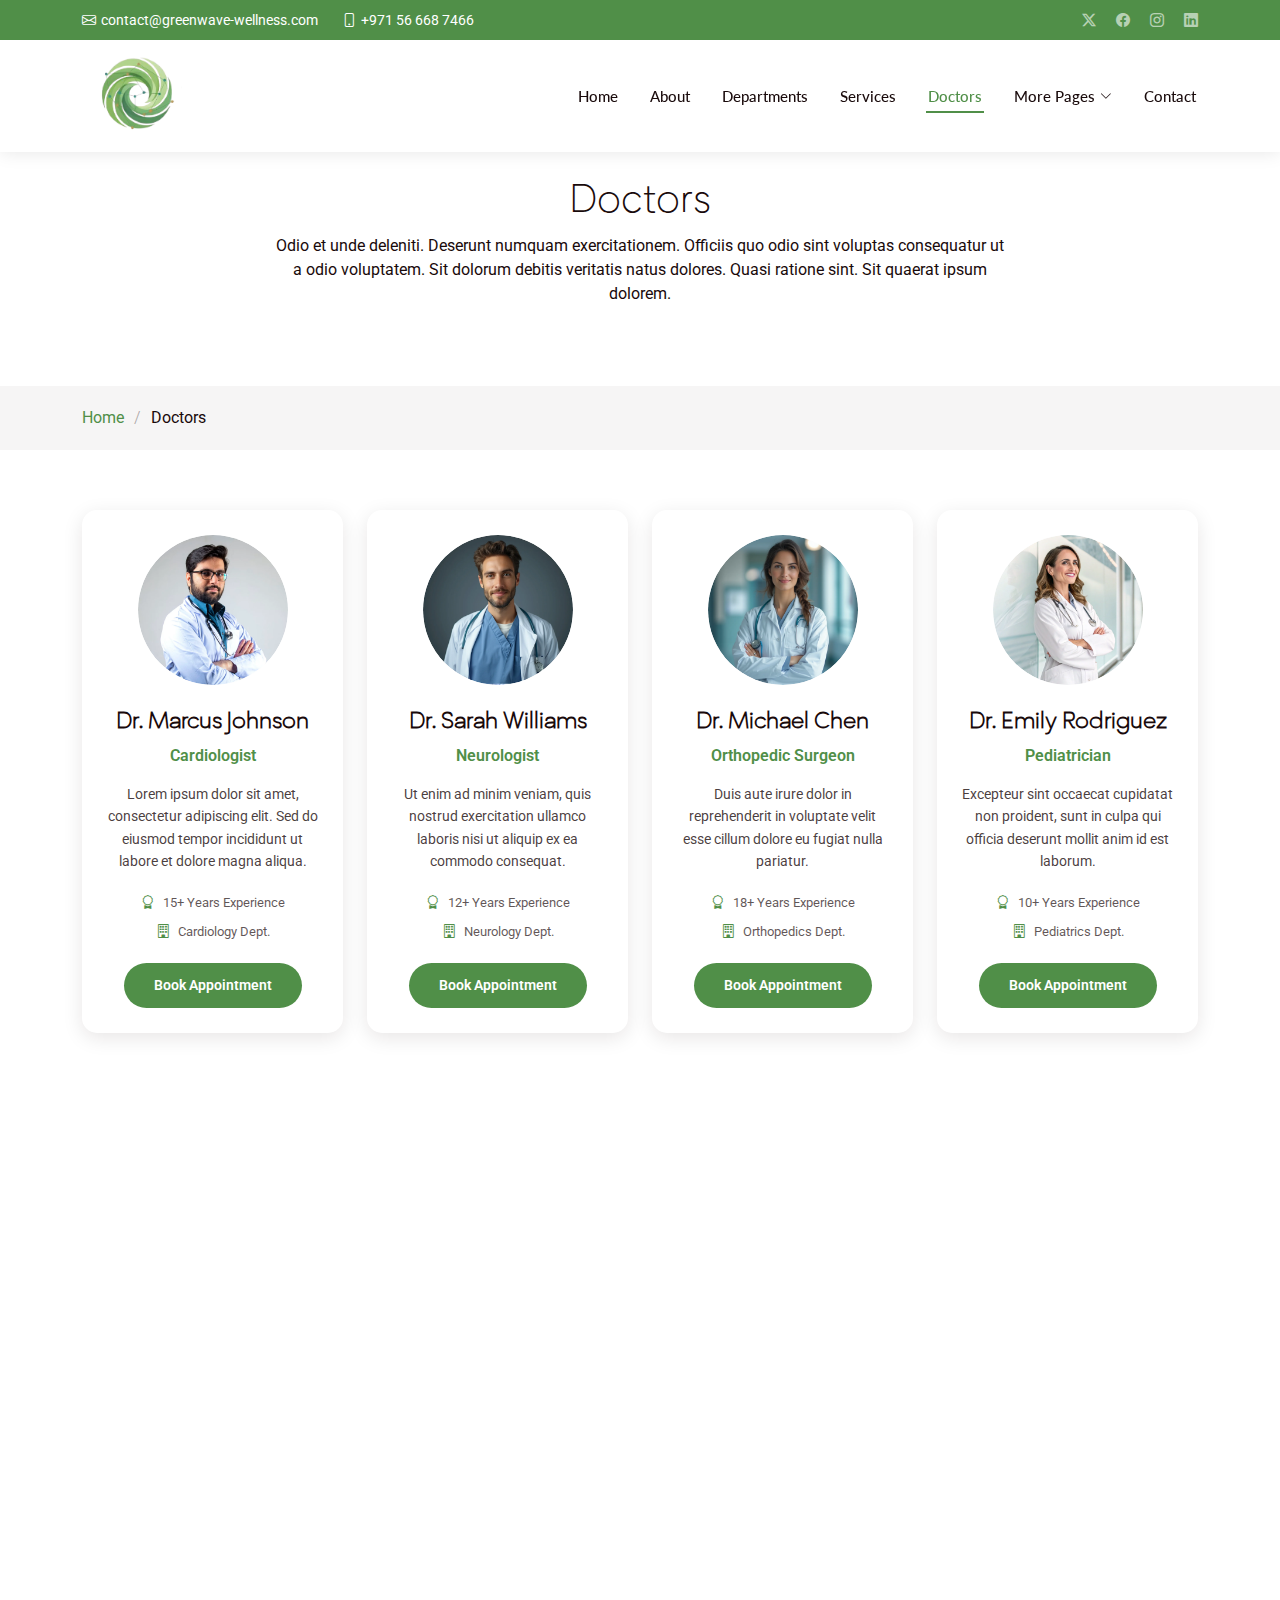
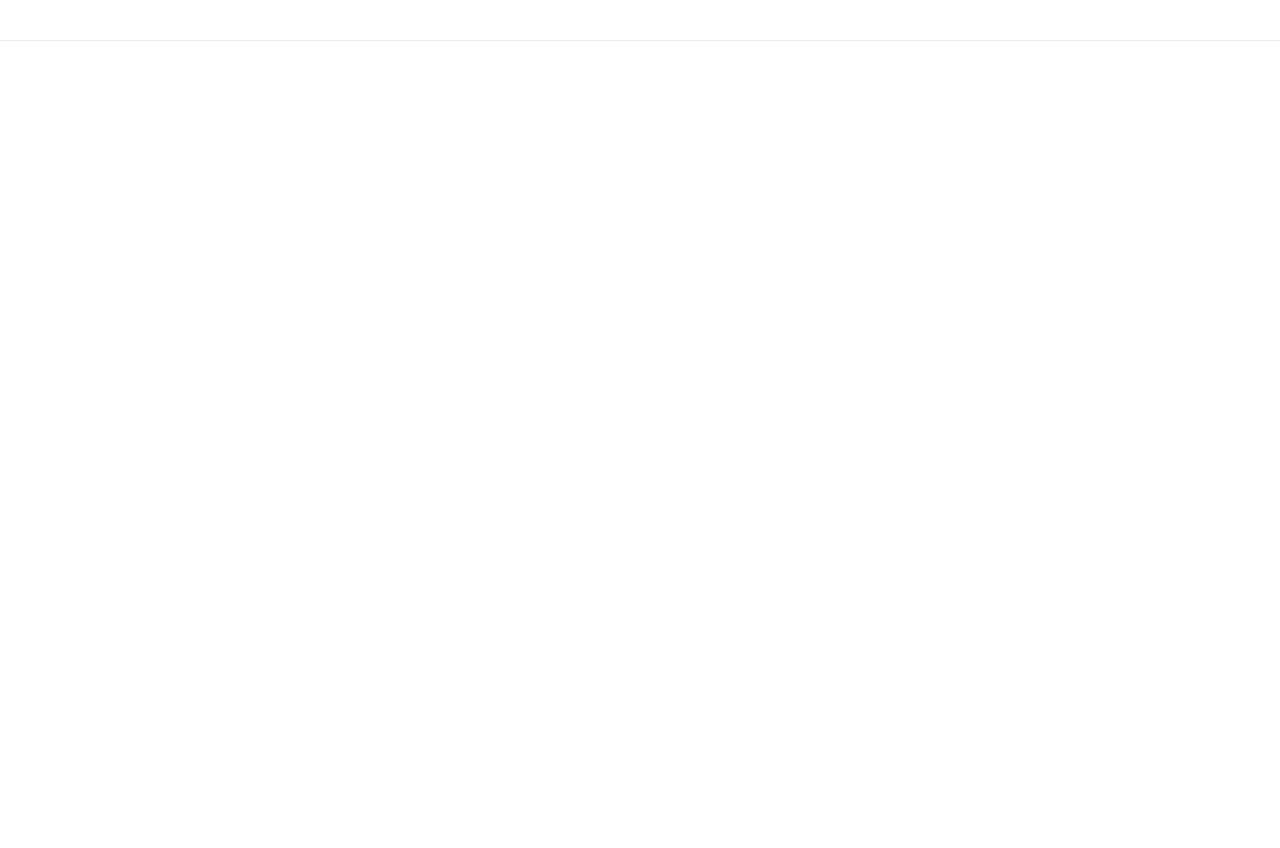
<file: doctors.html>
<!DOCTYPE html>
<html lang="en">

<head>
  <meta charset="utf-8">
  <meta content="width=device-width, initial-scale=1.0" name="viewport">
  <title>Doctors - Clinic Bootstrap Template</title>
  <meta name="description" content="">
  <meta name="keywords" content="">

  <!-- Favicons -->
  <link href="assets/img/favicon.png" rel="icon">
  <link href="assets/img/apple-touch-icon.png" rel="apple-touch-icon">

  <!-- Fonts -->
  <link href="https://fonts.googleapis.com" rel="preconnect">
  <link href="https://fonts.gstatic.com" rel="preconnect" crossorigin>
  <link
    href="https://fonts.googleapis.com/css2?family=Roboto:ital,wght@0,100;0,300;0,400;0,500;0,700;0,900;1,100;1,300;1,400;1,500;1,700;1,900&family=Montserrat:ital,wght@0,100;0,200;0,300;0,400;0,500;0,600;0,700;0,800;0,900;1,100;1,200;1,300;1,400;1,500;1,600;1,700;1,800;1,900&family=Lato:ital,wght@0,100;0,300;0,400;0,700;0,900;1,100;1,300;1,400;1,700;1,900&display=swap"
    rel="stylesheet">

  <!-- Vendor CSS Files -->
  <link href="assets/vendor/bootstrap/css/bootstrap.min.css" rel="stylesheet">
  <link href="assets/vendor/bootstrap-icons/bootstrap-icons.css" rel="stylesheet">
  <link href="assets/vendor/aos/aos.css" rel="stylesheet">
  <link href="assets/vendor/glightbox/css/glightbox.min.css" rel="stylesheet">
  <link href="assets/vendor/fontawesome-free/css/all.min.css" rel="stylesheet">
  <link href="assets/vendor/swiper/swiper-bundle.min.css" rel="stylesheet">

  <!-- Main CSS File -->
  <link href="assets/css/main.css" rel="stylesheet">

</head>

<body class="doctors-page">

  <header id="header" class="header fixed-top">

    <div class="topbar d-flex align-items-center dark-background">
      <div class="container d-flex justify-content-center justify-content-md-between">
        <div class="contact-info d-flex align-items-center">
          <i class="bi bi-envelope d-flex align-items-center"><a
              href="mailto:contact@greenwave-wellness.com">contact@greenwave-wellness.com</a></i>
          <i class="bi bi-phone d-flex align-items-center ms-4"><span>+971 56 668 7466</span></i>
        </div>
        <div class="social-links d-none d-md-flex align-items-center">
          <a href="#!" class="twitter"><i class="bi bi-twitter-x"></i></a>
          <a href="#!" class="facebook"><i class="bi bi-facebook"></i></a>
          <a href="#!" class="instagram"><i class="bi bi-instagram"></i></a>
          <a href="#!" class="linkedin"><i class="bi bi-linkedin"></i></a>
        </div>
      </div>
    </div><!-- End Top Bar -->

    <div class="branding d-flex align-items-cente">

      <div class="container position-relative d-flex align-items-center justify-content-between">
        <a href="index.html" class="logo d-flex align-items-center">
          <img src="assets/img/logo.png" alt="Green Wave Wellness">
        </a>

        <nav id="navmenu" class="navmenu">
          <ul>
            <li><a href="index.html">Home</a></li>
            <li><a href="about.html">About</a></li>
            <li><a href="departments.html">Departments</a></li>
            <li><a href="services.html">Services</a></li>
            <li><a href="doctors.html" class="active">Doctors</a></li>
            <li class="dropdown"><a href="#"><span>More Pages</span> <i
                  class="bi bi-chevron-down toggle-dropdown"></i></a>
              <ul>
                <li><a href="department-details.html">Department Details</a></li>
                <li><a href="service-details.html">Service Details</a></li>
                <li><a href="appointment.html">Appointment</a></li>
                <li><a href="testimonials.html">Testimonials</a></li>
                <li><a href="faq.html">Frequently Asked Questions</a></li>
                <li><a href="gallery.html">Gallery</a></li>
                <li><a href="terms.html">Terms</a></li>
                <li><a href="privacy.html">Privacy</a></li>
                <li><a href="404.html">404</a></li>
              </ul>
            </li>
            <li><a href="contact.html">Contact</a></li>
          </ul>
          <i class="mobile-nav-toggle d-xl-none bi bi-list"></i>
        </nav>

      </div>

    </div>

  </header>

  <main class="main">

    <!-- Page Title -->
    <div class="page-title">
      <div class="heading">
        <div class="container">
          <div class="row d-flex justify-content-center text-center">
            <div class="col-lg-8">
              <h1 class="heading-title">Doctors</h1>
              <p class="mb-0">
                Odio et unde deleniti. Deserunt numquam exercitationem. Officiis quo
                odio sint voluptas consequatur ut a odio voluptatem. Sit dolorum
                debitis veritatis natus dolores. Quasi ratione sint. Sit quaerat
                ipsum dolorem.
              </p>
            </div>
          </div>
        </div>
      </div>
      <nav class="breadcrumbs">
        <div class="container">
          <ol>
            <li><a href="index.html">Home</a></li>
            <li class="current">Doctors</li>
          </ol>
        </div>
      </nav>
    </div><!-- End Page Title -->

    <!-- Doctors Section -->
    <section id="doctors" class="doctors section">

      <div class="container" data-aos="fade-up" data-aos-delay="100">

        <div class="row gy-4">

          <div class="col-lg-3 col-md-6" data-aos="fade-up" data-aos-delay="100">
            <div class="doctor-card">
              <div class="doctor-image">
                <img src="assets/img/health/staff-1.webp" alt="Dr. Marcus Johnson" class="img-fluid">
                <div class="doctor-overlay">
                  <div class="social-links">
                    <a href="#!"><i class="bi bi-linkedin"></i></a>
                    <a href="#!"><i class="bi bi-envelope"></i></a>
                    <a href="#!"><i class="bi bi-phone"></i></a>
                  </div>
                </div>
              </div>
              <div class="doctor-content">
                <h4>Dr. Marcus Johnson</h4>
                <span class="specialty">Cardiologist</span>
                <p>Lorem ipsum dolor sit amet, consectetur adipiscing elit. Sed do eiusmod tempor incididunt ut labore
                  et dolore magna aliqua.</p>
                <div class="doctor-meta">
                  <div class="experience">
                    <i class="bi bi-award"></i>
                    <span>15+ Years Experience</span>
                  </div>
                  <div class="department">
                    <i class="bi bi-building"></i>
                    <span>Cardiology Dept.</span>
                  </div>
                </div>
                <a href="appointment.html" class="btn-appointment">Book Appointment</a>
              </div>
            </div>
          </div><!-- End Doctor Card -->

          <div class="col-lg-3 col-md-6" data-aos="fade-up" data-aos-delay="200">
            <div class="doctor-card">
              <div class="doctor-image">
                <img src="assets/img/health/staff-2.webp" alt="Dr. Sarah Williams" class="img-fluid">
                <div class="doctor-overlay">
                  <div class="social-links">
                    <a href="#!"><i class="bi bi-linkedin"></i></a>
                    <a href="#!"><i class="bi bi-envelope"></i></a>
                    <a href="#!"><i class="bi bi-phone"></i></a>
                  </div>
                </div>
              </div>
              <div class="doctor-content">
                <h4>Dr. Sarah Williams</h4>
                <span class="specialty">Neurologist</span>
                <p>Ut enim ad minim veniam, quis nostrud exercitation ullamco laboris nisi ut aliquip ex ea commodo
                  consequat.</p>
                <div class="doctor-meta">
                  <div class="experience">
                    <i class="bi bi-award"></i>
                    <span>12+ Years Experience</span>
                  </div>
                  <div class="department">
                    <i class="bi bi-building"></i>
                    <span>Neurology Dept.</span>
                  </div>
                </div>
                <a href="appointment.html" class="btn-appointment">Book Appointment</a>
              </div>
            </div>
          </div><!-- End Doctor Card -->

          <div class="col-lg-3 col-md-6" data-aos="fade-up" data-aos-delay="300">
            <div class="doctor-card">
              <div class="doctor-image">
                <img src="assets/img/health/staff-3.webp" alt="Dr. Michael Chen" class="img-fluid">
                <div class="doctor-overlay">
                  <div class="social-links">
                    <a href="#!"><i class="bi bi-linkedin"></i></a>
                    <a href="#!"><i class="bi bi-envelope"></i></a>
                    <a href="#!"><i class="bi bi-phone"></i></a>
                  </div>
                </div>
              </div>
              <div class="doctor-content">
                <h4>Dr. Michael Chen</h4>
                <span class="specialty">Orthopedic Surgeon</span>
                <p>Duis aute irure dolor in reprehenderit in voluptate velit esse cillum dolore eu fugiat nulla
                  pariatur.</p>
                <div class="doctor-meta">
                  <div class="experience">
                    <i class="bi bi-award"></i>
                    <span>18+ Years Experience</span>
                  </div>
                  <div class="department">
                    <i class="bi bi-building"></i>
                    <span>Orthopedics Dept.</span>
                  </div>
                </div>
                <a href="appointment.html" class="btn-appointment">Book Appointment</a>
              </div>
            </div>
          </div><!-- End Doctor Card -->

          <div class="col-lg-3 col-md-6" data-aos="fade-up" data-aos-delay="400">
            <div class="doctor-card">
              <div class="doctor-image">
                <img src="assets/img/health/staff-4.webp" alt="Dr. Emily Rodriguez" class="img-fluid">
                <div class="doctor-overlay">
                  <div class="social-links">
                    <a href="#!"><i class="bi bi-linkedin"></i></a>
                    <a href="#!"><i class="bi bi-envelope"></i></a>
                    <a href="#!"><i class="bi bi-phone"></i></a>
                  </div>
                </div>
              </div>
              <div class="doctor-content">
                <h4>Dr. Emily Rodriguez</h4>
                <span class="specialty">Pediatrician</span>
                <p>Excepteur sint occaecat cupidatat non proident, sunt in culpa qui officia deserunt mollit anim id est
                  laborum.</p>
                <div class="doctor-meta">
                  <div class="experience">
                    <i class="bi bi-award"></i>
                    <span>10+ Years Experience</span>
                  </div>
                  <div class="department">
                    <i class="bi bi-building"></i>
                    <span>Pediatrics Dept.</span>
                  </div>
                </div>
                <a href="appointment.html" class="btn-appointment">Book Appointment</a>
              </div>
            </div>
          </div><!-- End Doctor Card -->

          <div class="col-lg-3 col-md-6" data-aos="fade-up" data-aos-delay="500">
            <div class="doctor-card">
              <div class="doctor-image">
                <img src="assets/img/health/staff-5.webp" alt="Dr. David Thompson" class="img-fluid">
                <div class="doctor-overlay">
                  <div class="social-links">
                    <a href="#!"><i class="bi bi-linkedin"></i></a>
                    <a href="#!"><i class="bi bi-envelope"></i></a>
                    <a href="#!"><i class="bi bi-phone"></i></a>
                  </div>
                </div>
              </div>
              <div class="doctor-content">
                <h4>Dr. David Thompson</h4>
                <span class="specialty">Dermatologist</span>
                <p>Sed ut perspiciatis unde omnis iste natus error sit voluptatem accusantium doloremque laudantium.</p>
                <div class="doctor-meta">
                  <div class="experience">
                    <i class="bi bi-award"></i>
                    <span>14+ Years Experience</span>
                  </div>
                  <div class="department">
                    <i class="bi bi-building"></i>
                    <span>Dermatology Dept.</span>
                  </div>
                </div>
                <a href="appointment.html" class="btn-appointment">Book Appointment</a>
              </div>
            </div>
          </div><!-- End Doctor Card -->

          <div class="col-lg-3 col-md-6" data-aos="fade-up" data-aos-delay="100">
            <div class="doctor-card">
              <div class="doctor-image">
                <img src="assets/img/health/staff-6.webp" alt="Dr. Lisa Anderson" class="img-fluid">
                <div class="doctor-overlay">
                  <div class="social-links">
                    <a href="#!"><i class="bi bi-linkedin"></i></a>
                    <a href="#!"><i class="bi bi-envelope"></i></a>
                    <a href="#!"><i class="bi bi-phone"></i></a>
                  </div>
                </div>
              </div>
              <div class="doctor-content">
                <h4>Dr. Lisa Anderson</h4>
                <span class="specialty">Oncologist</span>
                <p>Totam rem aperiam, eaque ipsa quae ab illo inventore veritatis et quasi architecto beatae vitae dicta
                  sunt.</p>
                <div class="doctor-meta">
                  <div class="experience">
                    <i class="bi bi-award"></i>
                    <span>16+ Years Experience</span>
                  </div>
                  <div class="department">
                    <i class="bi bi-building"></i>
                    <span>Oncology Dept.</span>
                  </div>
                </div>
                <a href="appointment.html" class="btn-appointment">Book Appointment</a>
              </div>
            </div>
          </div><!-- End Doctor Card -->

          <div class="col-lg-3 col-md-6" data-aos="fade-up" data-aos-delay="200">
            <div class="doctor-card">
              <div class="doctor-image">
                <img src="assets/img/health/staff-7.webp" alt="Dr. Robert Martinez" class="img-fluid">
                <div class="doctor-overlay">
                  <div class="social-links">
                    <a href="#!"><i class="bi bi-linkedin"></i></a>
                    <a href="#!"><i class="bi bi-envelope"></i></a>
                    <a href="#!"><i class="bi bi-phone"></i></a>
                  </div>
                </div>
              </div>
              <div class="doctor-content">
                <h4>Dr. Robert Martinez</h4>
                <span class="specialty">Emergency Medicine</span>
                <p>Explicabo enim ipsam voluptatem quia voluptas sit aspernatur aut odit aut fugit, sed quia
                  consequuntur.</p>
                <div class="doctor-meta">
                  <div class="experience">
                    <i class="bi bi-award"></i>
                    <span>11+ Years Experience</span>
                  </div>
                  <div class="department">
                    <i class="bi bi-building"></i>
                    <span>Emergency Dept.</span>
                  </div>
                </div>
                <a href="appointment.html" class="btn-appointment">Book Appointment</a>
              </div>
            </div>
          </div><!-- End Doctor Card -->

          <div class="col-lg-3 col-md-6" data-aos="fade-up" data-aos-delay="300">
            <div class="doctor-card">
              <div class="doctor-image">
                <img src="assets/img/health/staff-8.webp" alt="Dr. Jennifer Lee" class="img-fluid">
                <div class="doctor-overlay">
                  <div class="social-links">
                    <a href="#!"><i class="bi bi-linkedin"></i></a>
                    <a href="#!"><i class="bi bi-envelope"></i></a>
                    <a href="#!"><i class="bi bi-phone"></i></a>
                  </div>
                </div>
              </div>
              <div class="doctor-content">
                <h4>Dr. Jennifer Lee</h4>
                <span class="specialty">Radiologist</span>
                <p>Magni dolores eos qui ratione voluptatem sequi nesciunt neque porro quisquam est qui dolorem.</p>
                <div class="doctor-meta">
                  <div class="experience">
                    <i class="bi bi-award"></i>
                    <span>13+ Years Experience</span>
                  </div>
                  <div class="department">
                    <i class="bi bi-building"></i>
                    <span>Radiology Dept.</span>
                  </div>
                </div>
                <a href="appointment.html" class="btn-appointment">Book Appointment</a>
              </div>
            </div>
          </div><!-- End Doctor Card -->

        </div>

      </div>

    </section><!-- /Doctors Section -->

  </main>

  <footer id="footer" class="footer-16 footer position-relative">

    <div class="container">

      <div class="footer-main" data-aos="fade-up" data-aos-delay="100">
        <div class="row justify-content-center">
          <div class="col-lg-8 text-center">
            <div class="brand-section">
              <a href="index.html" class="logo d-flex align-items-center justify-content-center mb-4">
                <img src="assets/img/logo.png" alt="Green Wave Wellness">
              </a>
              <p class="brand-description">A holistic wellness center for balance, clarity, and personalized insight. Non-invasive sessions and supportive guidance.</p>

              <div class="contact-info mt-5">
                <div class="contact-item">
                  <i class="bi bi-geo-alt"></i>
                  <span>greenwave-wellness.com</span>
                </div>
                <div class="contact-item">
                  <i class="bi bi-telephone"></i>
                  <span>+971 56 668 7466</span>
                </div>
                <div class="contact-item">
                  <i class="bi bi-envelope"></i>
                  <span>contact@greenwave-wellness.com</span>
                </div>
              </div>
            </div>
          </div>
        </div>
      </div>

    </div>

    <div class="footer-bottom">
      <div class="container">
        <div class="bottom-content" data-aos="fade-up" data-aos-delay="300">
          <div class="row align-items-center">

            <div class="col-lg-6">
              <div class="copyright">
                <p>© <span class="sitename">Clinic</span>. All rights reserved.</p>
              </div>
            </div>

            <div class="col-lg-6">
              <div class="legal-links">
                <a href="#!">Privacy Policy</a>
                <a href="#!">Terms of Service</a>
                <a href="#!">Cookie Policy</a>
              </div>
            </div>

          </div>
        </div>
      </div>
    </div>

  </footer>

  <!-- Scroll Top -->
  <a href="#!" id="scroll-top" class="scroll-top d-flex align-items-center justify-content-center"><i
      class="bi bi-arrow-up-short"></i></a>

  <!-- Preloader -->
  <div id="preloader"></div>

  <!-- Vendor JS Files -->
  <script src="assets/vendor/bootstrap/js/bootstrap.bundle.min.js"></script>
  <script src="assets/vendor/php-email-form/validate.js"></script>
  <script src="assets/vendor/aos/aos.js"></script>
  <script src="assets/vendor/glightbox/js/glightbox.min.js"></script>
  <script src="assets/vendor/purecounter/purecounter_vanilla.js"></script>
  <script src="assets/vendor/swiper/swiper-bundle.min.js"></script>

  <!-- Main JS File -->
  <script src="assets/js/main.js"></script>

</body>

</html>
</file>
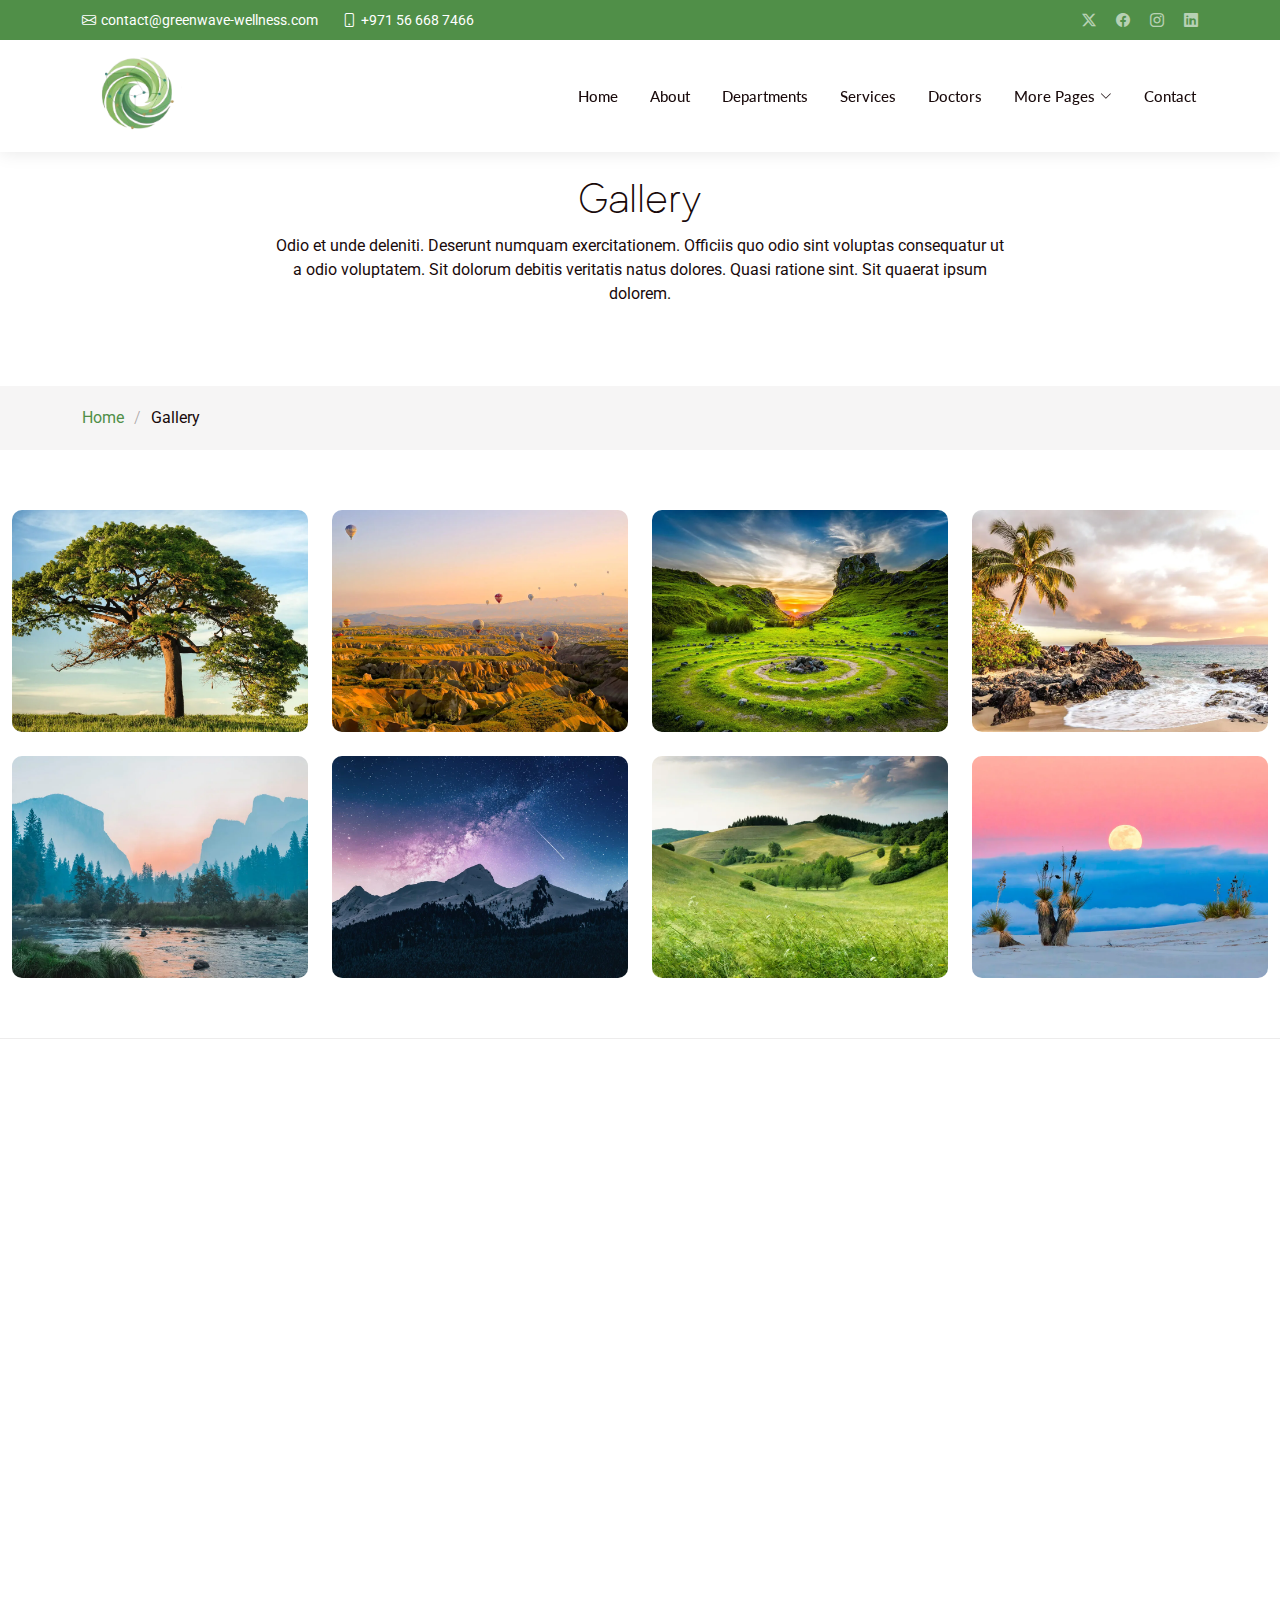
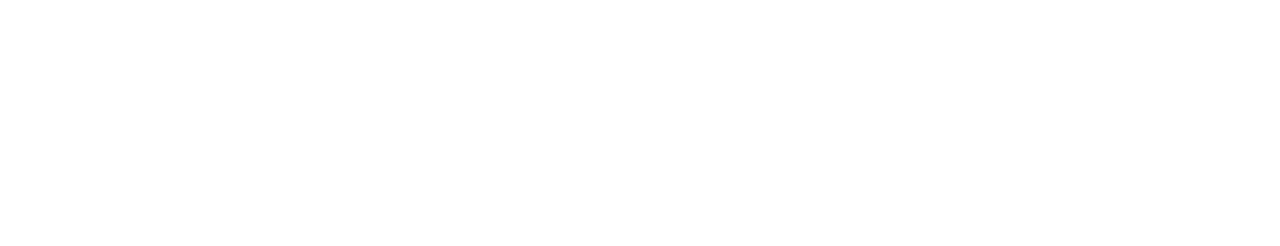
<file: gallery.html>
<!DOCTYPE html>
<html lang="en">

<head>
  <meta charset="utf-8">
  <meta content="width=device-width, initial-scale=1.0" name="viewport">
  <title>Gallery - Clinic Bootstrap Template</title>
  <meta name="description" content="">
  <meta name="keywords" content="">

  <!-- Favicons -->
  <link href="assets/img/favicon.png" rel="icon">
  <link href="assets/img/apple-touch-icon.png" rel="apple-touch-icon">

  <!-- Fonts -->
  <link href="https://fonts.googleapis.com" rel="preconnect">
  <link href="https://fonts.gstatic.com" rel="preconnect" crossorigin>
  <link
    href="https://fonts.googleapis.com/css2?family=Roboto:ital,wght@0,100;0,300;0,400;0,500;0,700;0,900;1,100;1,300;1,400;1,500;1,700;1,900&family=Montserrat:ital,wght@0,100;0,200;0,300;0,400;0,500;0,600;0,700;0,800;0,900;1,100;1,200;1,300;1,400;1,500;1,600;1,700;1,800;1,900&family=Lato:ital,wght@0,100;0,300;0,400;0,700;0,900;1,100;1,300;1,400;1,700;1,900&display=swap"
    rel="stylesheet">

  <!-- Vendor CSS Files -->
  <link href="assets/vendor/bootstrap/css/bootstrap.min.css" rel="stylesheet">
  <link href="assets/vendor/bootstrap-icons/bootstrap-icons.css" rel="stylesheet">
  <link href="assets/vendor/aos/aos.css" rel="stylesheet">
  <link href="assets/vendor/glightbox/css/glightbox.min.css" rel="stylesheet">
  <link href="assets/vendor/fontawesome-free/css/all.min.css" rel="stylesheet">
  <link href="assets/vendor/swiper/swiper-bundle.min.css" rel="stylesheet">

  <!-- Main CSS File -->
  <link href="assets/css/main.css" rel="stylesheet">

</head>

<body class="gallery-page">

  <header id="header" class="header fixed-top">

    <div class="topbar d-flex align-items-center dark-background">
      <div class="container d-flex justify-content-center justify-content-md-between">
        <div class="contact-info d-flex align-items-center">
          <i class="bi bi-envelope d-flex align-items-center"><a
              href="mailto:contact@greenwave-wellness.com">contact@greenwave-wellness.com</a></i>
          <i class="bi bi-phone d-flex align-items-center ms-4"><span>+971 56 668 7466</span></i>
        </div>
        <div class="social-links d-none d-md-flex align-items-center">
          <a href="#!" class="twitter"><i class="bi bi-twitter-x"></i></a>
          <a href="#!" class="facebook"><i class="bi bi-facebook"></i></a>
          <a href="#!" class="instagram"><i class="bi bi-instagram"></i></a>
          <a href="#!" class="linkedin"><i class="bi bi-linkedin"></i></a>
        </div>
      </div>
    </div><!-- End Top Bar -->

    <div class="branding d-flex align-items-cente">

      <div class="container position-relative d-flex align-items-center justify-content-between">
        <a href="index.html" class="logo d-flex align-items-center">
          <img src="assets/img/logo.png" alt="Green Wave Wellness">
        </a>

        <nav id="navmenu" class="navmenu">
          <ul>
            <li><a href="index.html">Home</a></li>
            <li><a href="about.html">About</a></li>
            <li><a href="departments.html">Departments</a></li>
            <li><a href="services.html">Services</a></li>
            <li><a href="doctors.html">Doctors</a></li>
            <li class="dropdown"><a href="#"><span>More Pages</span> <i
                  class="bi bi-chevron-down toggle-dropdown"></i></a>
              <ul>
                <li><a href="department-details.html">Department Details</a></li>
                <li><a href="service-details.html">Service Details</a></li>
                <li><a href="appointment.html">Appointment</a></li>
                <li><a href="testimonials.html">Testimonials</a></li>
                <li><a href="faq.html">Frequently Asked Questions</a></li>
                <li><a href="gallery.html" class="active">Gallery</a></li>
                <li><a href="terms.html">Terms</a></li>
                <li><a href="privacy.html">Privacy</a></li>
                <li><a href="404.html">404</a></li>
              </ul>
            </li>
            <li><a href="contact.html">Contact</a></li>
          </ul>
          <i class="mobile-nav-toggle d-xl-none bi bi-list"></i>
        </nav>

      </div>

    </div>

  </header>

  <main class="main">

    <!-- Page Title -->
    <div class="page-title">
      <div class="heading">
        <div class="container">
          <div class="row d-flex justify-content-center text-center">
            <div class="col-lg-8">
              <h1 class="heading-title">Gallery</h1>
              <p class="mb-0">
                Odio et unde deleniti. Deserunt numquam exercitationem. Officiis quo
                odio sint voluptas consequatur ut a odio voluptatem. Sit dolorum
                debitis veritatis natus dolores. Quasi ratione sint. Sit quaerat
                ipsum dolorem.
              </p>
            </div>
          </div>
        </div>
      </div>
      <nav class="breadcrumbs">
        <div class="container">
          <ol>
            <li><a href="index.html">Home</a></li>
            <li class="current">Gallery</li>
          </ol>
        </div>
      </nav>
    </div><!-- End Page Title -->

    <!-- Gallery Section -->
    <section id="gallery" class="gallery section">

      <div class="container-fluid" data-aos="fade-up" data-aos-delay="100">

        <div class="row gy-4 justify-content-center">

          <div class="col-xl-3 col-lg-4 col-md-6">
            <div class="gallery-item h-100">
              <img src="assets/img/gallery/gallery-1.webp" class="img-fluid" alt="">
              <div class="gallery-links d-flex align-items-center justify-content-center">
                <a href="assets/img/gallery/gallery-1.webp" title="Gallery 1" class="glightbox preview-link"><i
                    class="bi bi-arrows-angle-expand"></i></a>
                <a href="gallery-single.html" class="details-link"><i class="bi bi-link-45deg"></i></a>
              </div>
            </div>
          </div><!-- End Gallery Item -->

          <div class="col-xl-3 col-lg-4 col-md-6">
            <div class="gallery-item h-100">
              <img src="assets/img/gallery/gallery-2.webp" class="img-fluid" alt="">
              <div class="gallery-links d-flex align-items-center justify-content-center">
                <a href="assets/img/gallery/gallery-2.webp" title="Gallery 2" class="glightbox preview-link"><i
                    class="bi bi-arrows-angle-expand"></i></a>
                <a href="gallery-single.html" class="details-link"><i class="bi bi-link-45deg"></i></a>
              </div>
            </div>
          </div><!-- End Gallery Item -->

          <div class="col-xl-3 col-lg-4 col-md-6">
            <div class="gallery-item h-100">
              <img src="assets/img/gallery/gallery-3.webp" class="img-fluid" alt="">
              <div class="gallery-links d-flex align-items-center justify-content-center">
                <a href="assets/img/gallery/gallery-3.webp" title="Gallery 3" class="glightbox preview-link"><i
                    class="bi bi-arrows-angle-expand"></i></a>
                <a href="gallery-single.html" class="details-link"><i class="bi bi-link-45deg"></i></a>
              </div>
            </div>
          </div><!-- End Gallery Item -->

          <div class="col-xl-3 col-lg-4 col-md-6">
            <div class="gallery-item h-100">
              <img src="assets/img/gallery/gallery-4.webp" class="img-fluid" alt="">
              <div class="gallery-links d-flex align-items-center justify-content-center">
                <a href="assets/img/gallery/gallery-4.webp" title="Gallery 4" class="glightbox preview-link"><i
                    class="bi bi-arrows-angle-expand"></i></a>
                <a href="gallery-single.html" class="details-link"><i class="bi bi-link-45deg"></i></a>
              </div>
            </div>
          </div><!-- End Gallery Item -->

          <div class="col-xl-3 col-lg-4 col-md-6">
            <div class="gallery-item h-100">
              <img src="assets/img/gallery/gallery-5.webp" class="img-fluid" alt="">
              <div class="gallery-links d-flex align-items-center justify-content-center">
                <a href="assets/img/gallery/gallery-5.webp" title="Gallery 5" class="glightbox preview-link"><i
                    class="bi bi-arrows-angle-expand"></i></a>
                <a href="gallery-single.html" class="details-link"><i class="bi bi-link-45deg"></i></a>
              </div>
            </div>
          </div><!-- End Gallery Item -->

          <div class="col-xl-3 col-lg-4 col-md-6">
            <div class="gallery-item h-100">
              <img src="assets/img/gallery/gallery-6.webp" class="img-fluid" alt="">
              <div class="gallery-links d-flex align-items-center justify-content-center">
                <a href="assets/img/gallery/gallery-6.webp" title="Gallery 6" class="glightbox preview-link"><i
                    class="bi bi-arrows-angle-expand"></i></a>
                <a href="gallery-single.html" class="details-link"><i class="bi bi-link-45deg"></i></a>
              </div>
            </div>
          </div><!-- End Gallery Item -->

          <div class="col-xl-3 col-lg-4 col-md-6">
            <div class="gallery-item h-100">
              <img src="assets/img/gallery/gallery-7.webp" class="img-fluid" alt="">
              <div class="gallery-links d-flex align-items-center justify-content-center">
                <a href="assets/img/gallery/gallery-7.webp" title="Gallery 7" class="glightbox preview-link"><i
                    class="bi bi-arrows-angle-expand"></i></a>
                <a href="gallery-single.html" class="details-link"><i class="bi bi-link-45deg"></i></a>
              </div>
            </div>
          </div><!-- End Gallery Item -->

          <div class="col-xl-3 col-lg-4 col-md-6">
            <div class="gallery-item h-100">
              <img src="assets/img/gallery/gallery-8.webp" class="img-fluid" alt="">
              <div class="gallery-links d-flex align-items-center justify-content-center">
                <a href="assets/img/gallery/gallery-8.webp" title="Gallery 8" class="glightbox preview-link"><i
                    class="bi bi-arrows-angle-expand"></i></a>
                <a href="gallery-single.html" class="details-link"><i class="bi bi-link-45deg"></i></a>
              </div>
            </div>
          </div><!-- End Gallery Item -->

        </div>

      </div>

    </section><!-- /Gallery Section -->

  </main>

  <footer id="footer" class="footer-16 footer position-relative">

    <div class="container">

      <div class="footer-main" data-aos="fade-up" data-aos-delay="100">
        <div class="row justify-content-center">
          <div class="col-lg-8 text-center">
            <div class="brand-section">
              <a href="index.html" class="logo d-flex align-items-center justify-content-center mb-4">
                <img src="assets/img/logo.png" alt="Green Wave Wellness">
              </a>
              <p class="brand-description">A holistic wellness center for balance, clarity, and personalized insight. Non-invasive sessions and supportive guidance.</p>

              <div class="contact-info mt-5">
                <div class="contact-item">
                  <i class="bi bi-geo-alt"></i>
                  <span>greenwave-wellness.com</span>
                </div>
                <div class="contact-item">
                  <i class="bi bi-telephone"></i>
                  <span>+971 56 668 7466</span>
                </div>
                <div class="contact-item">
                  <i class="bi bi-envelope"></i>
                  <span>contact@greenwave-wellness.com</span>
                </div>
              </div>
            </div>
          </div>
        </div>
      </div>

    </div>

    <div class="footer-bottom">
      <div class="container">
        <div class="bottom-content" data-aos="fade-up" data-aos-delay="300">
          <div class="row align-items-center">

            <div class="col-lg-6">
              <div class="copyright">
                <p>© <span class="sitename">Clinic</span>. All rights reserved.</p>
              </div>
            </div>

            <div class="col-lg-6">
              <div class="legal-links">
                <a href="#!">Privacy Policy</a>
                <a href="#!">Terms of Service</a>
                <a href="#!">Cookie Policy</a>
              </div>
            </div>

          </div>
        </div>
      </div>
    </div>

  </footer>

  <!-- Scroll Top -->
  <a href="#!" id="scroll-top" class="scroll-top d-flex align-items-center justify-content-center"><i
      class="bi bi-arrow-up-short"></i></a>

  <!-- Preloader -->
  <div id="preloader"></div>

  <!-- Vendor JS Files -->
  <script src="assets/vendor/bootstrap/js/bootstrap.bundle.min.js"></script>
  <script src="assets/vendor/php-email-form/validate.js"></script>
  <script src="assets/vendor/aos/aos.js"></script>
  <script src="assets/vendor/glightbox/js/glightbox.min.js"></script>
  <script src="assets/vendor/purecounter/purecounter_vanilla.js"></script>
  <script src="assets/vendor/swiper/swiper-bundle.min.js"></script>

  <!-- Main JS File -->
  <script src="assets/js/main.js"></script>

</body>

</html>
</file>
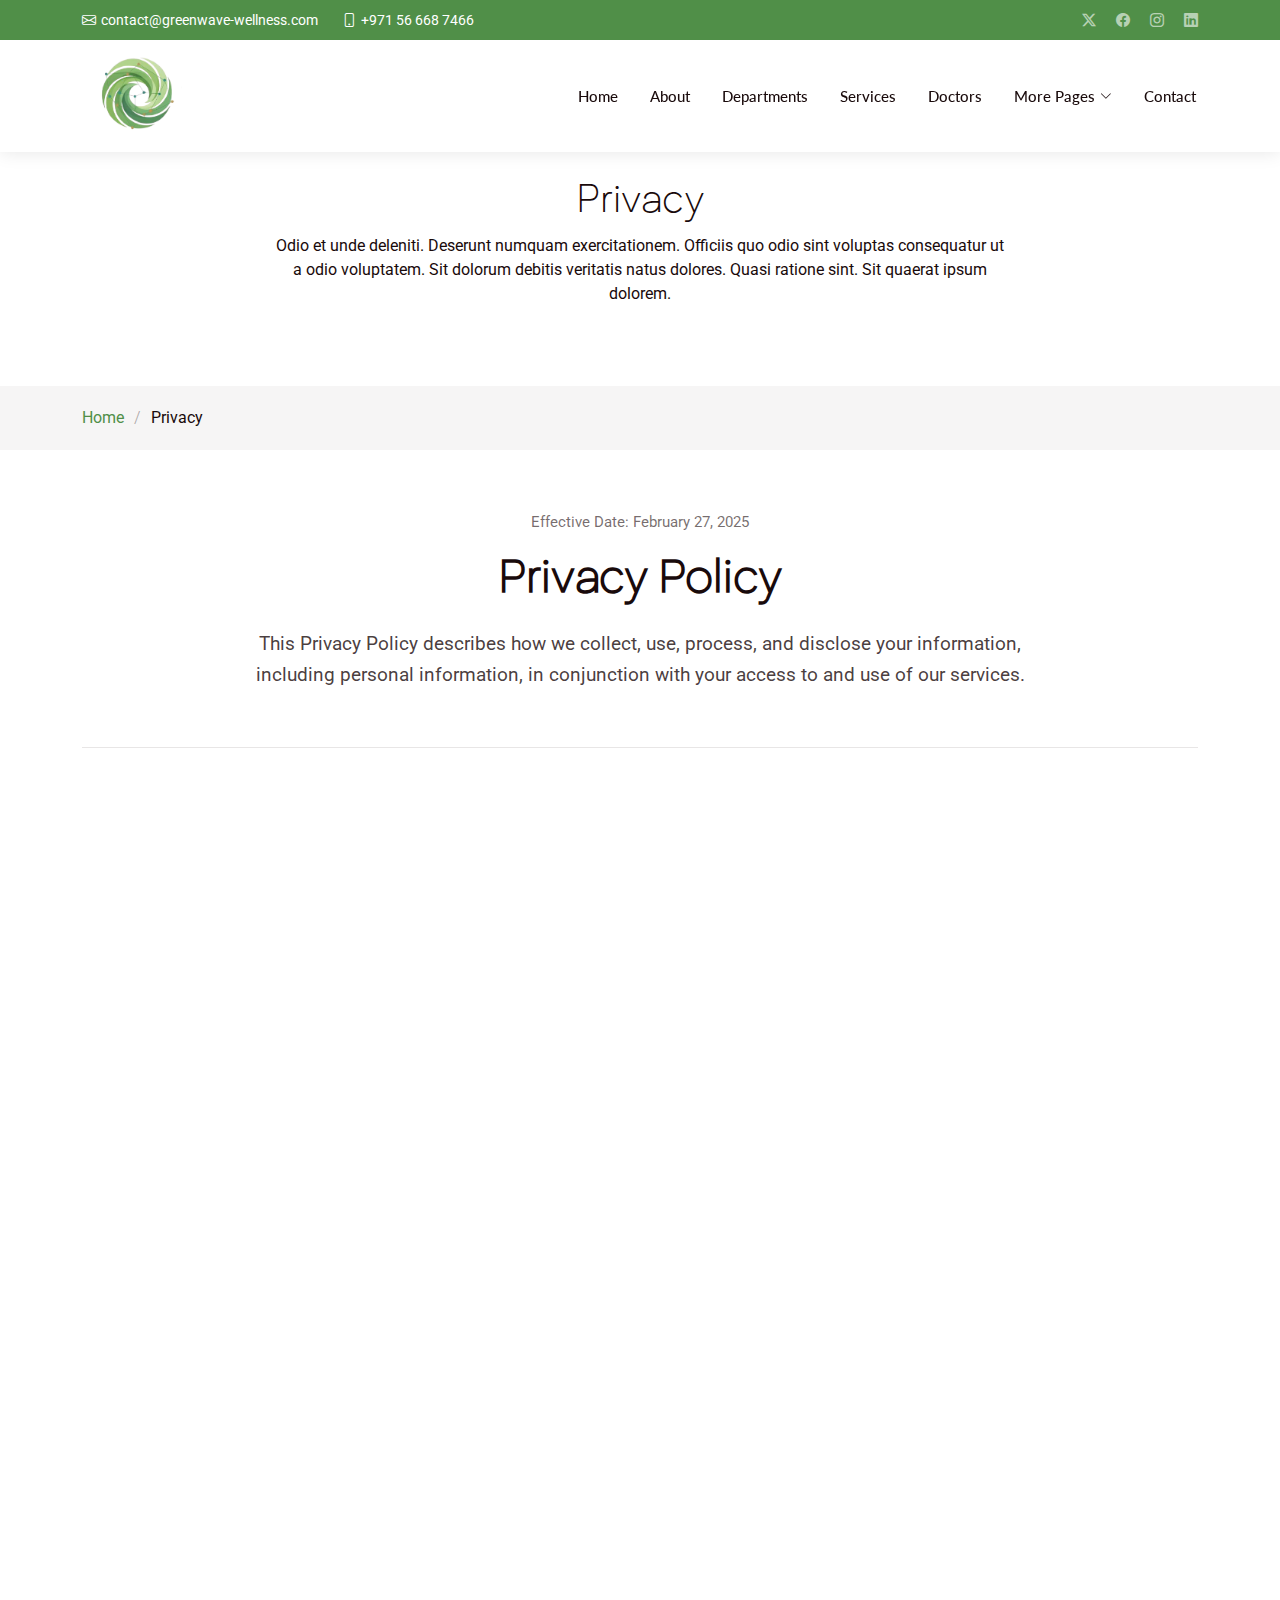
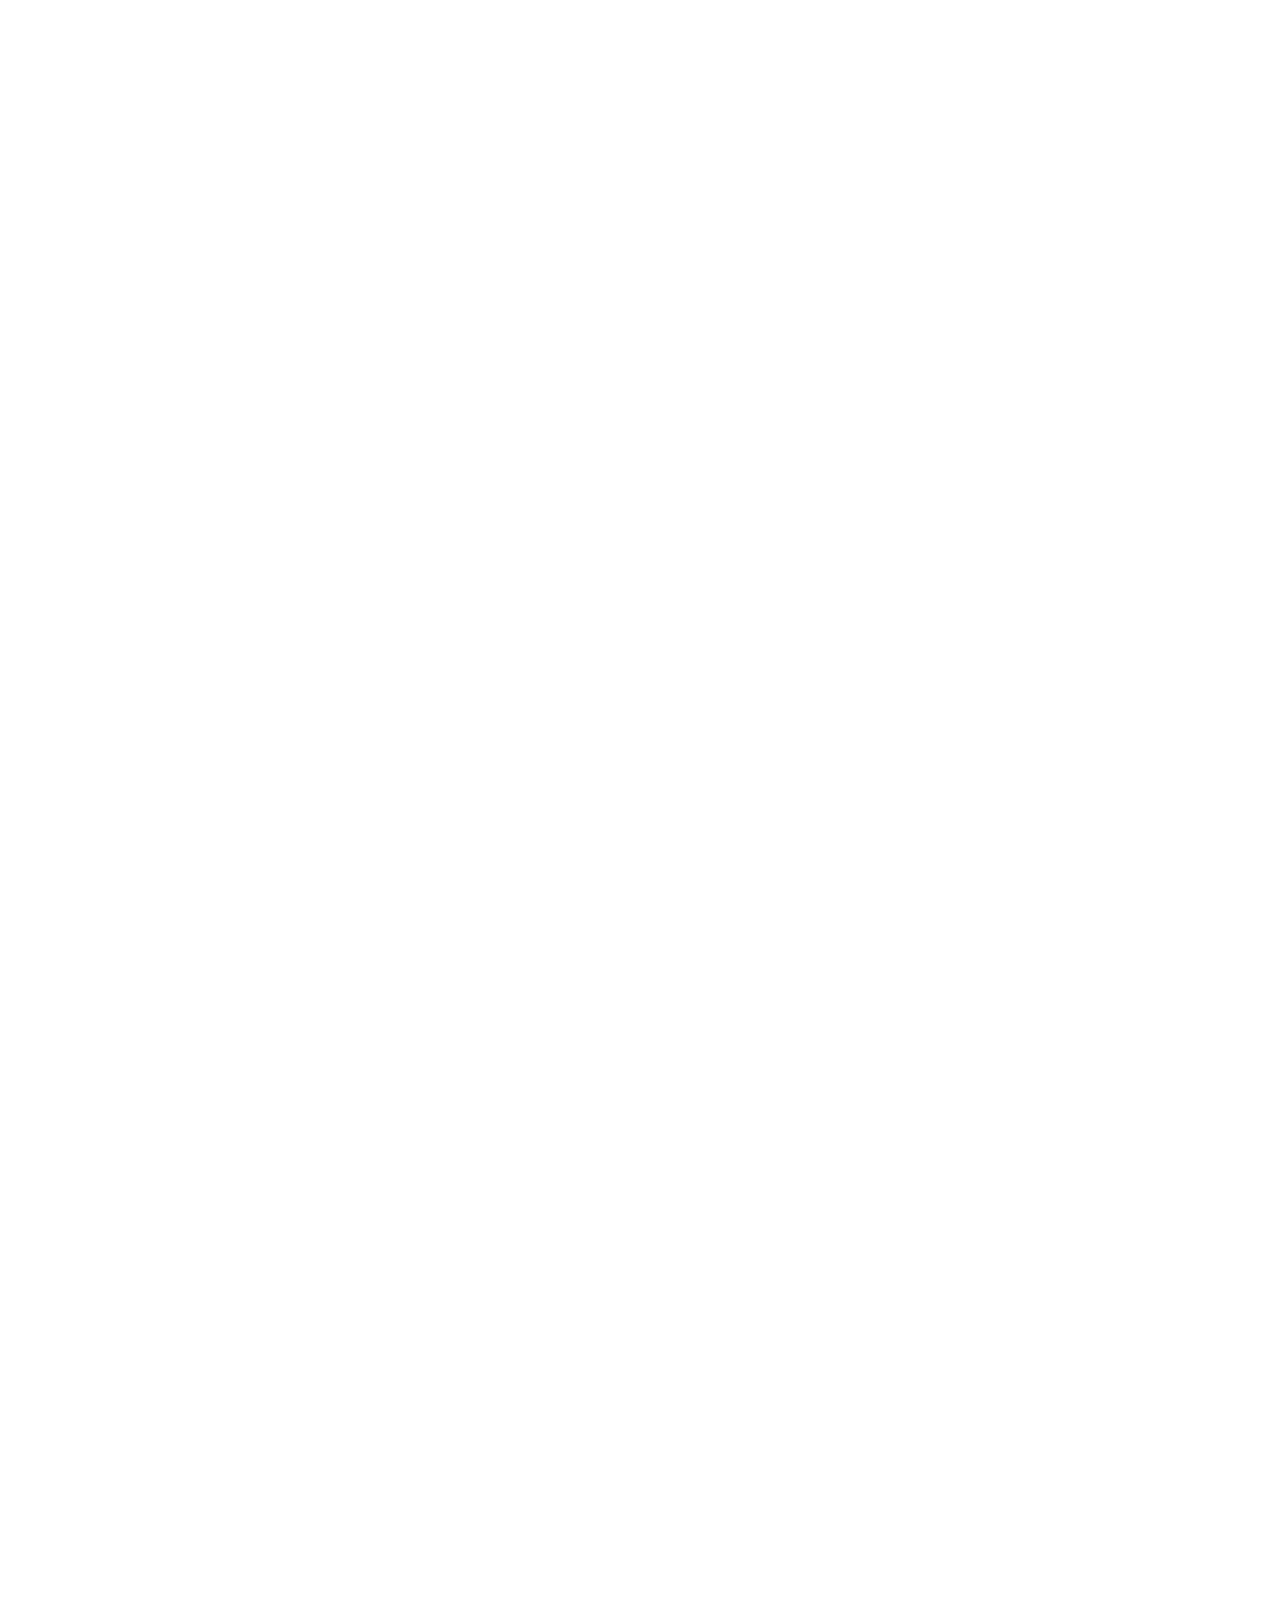
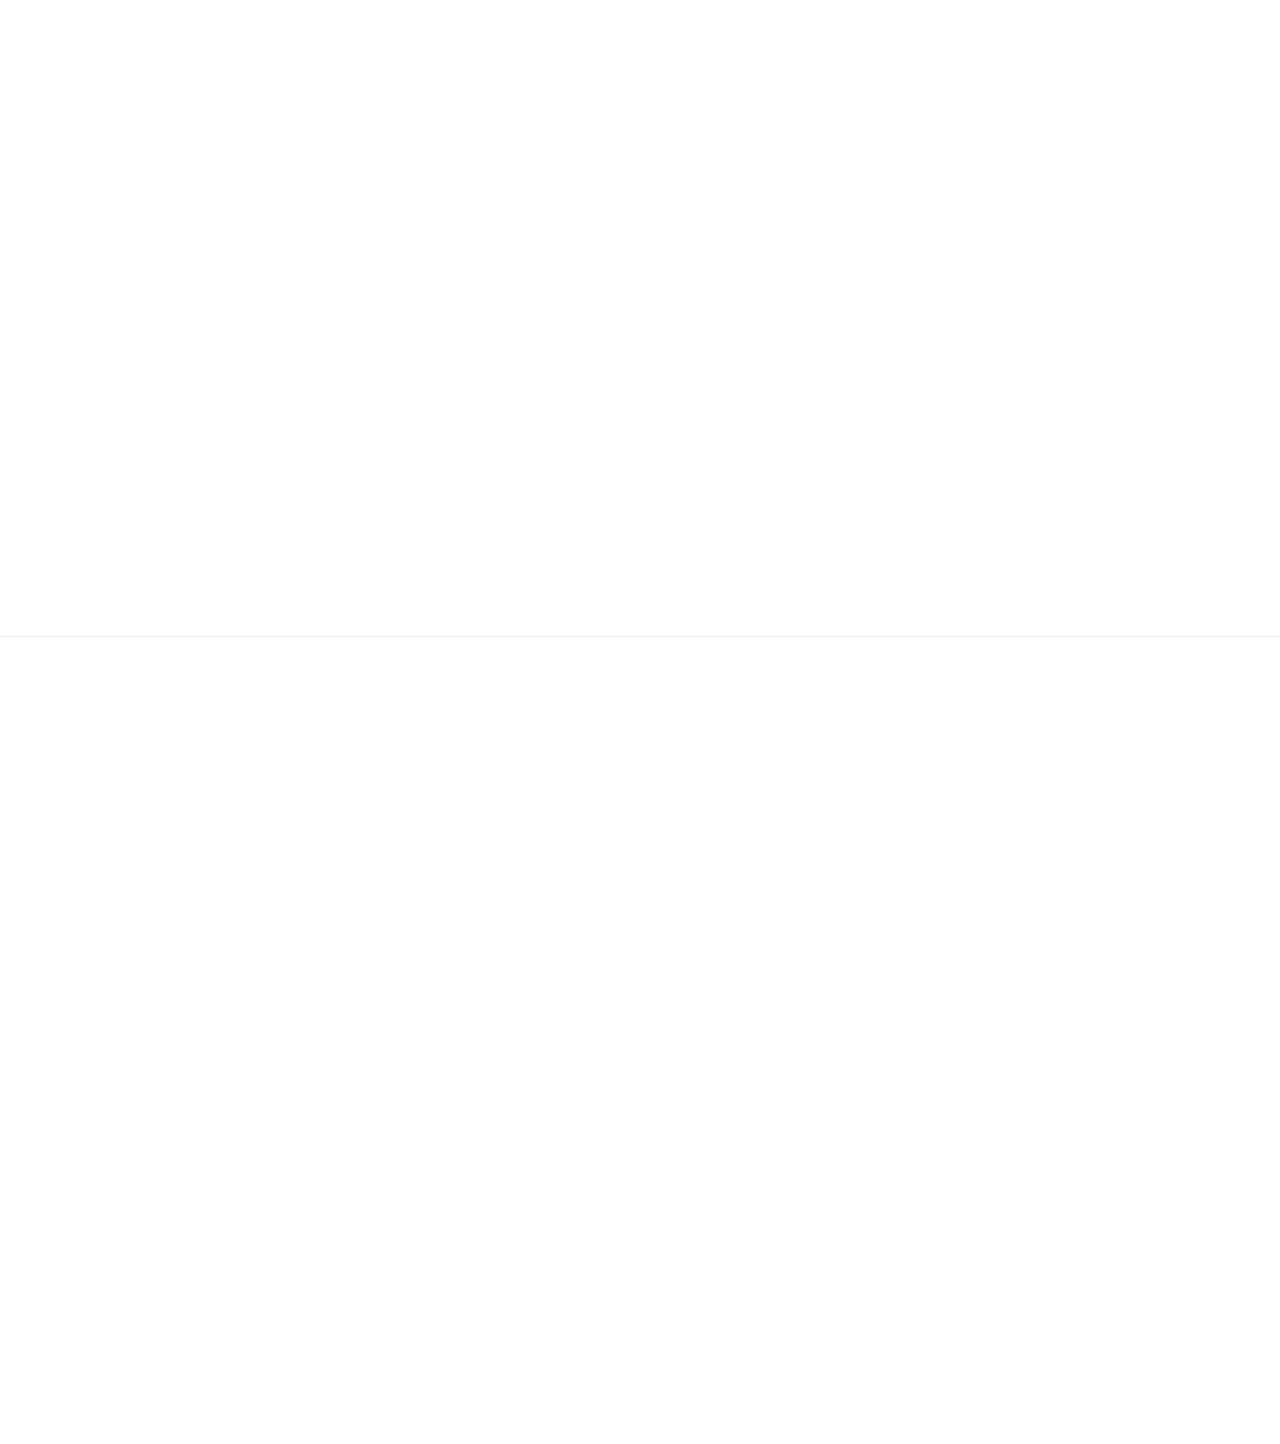
<file: privacy.html>
<!DOCTYPE html>
<html lang="en">

<head>
  <meta charset="utf-8">
  <meta content="width=device-width, initial-scale=1.0" name="viewport">
  <title>Privacy - Clinic Bootstrap Template</title>
  <meta name="description" content="">
  <meta name="keywords" content="">

  <!-- Favicons -->
  <link href="assets/img/favicon.png" rel="icon">
  <link href="assets/img/apple-touch-icon.png" rel="apple-touch-icon">

  <!-- Fonts -->
  <link href="https://fonts.googleapis.com" rel="preconnect">
  <link href="https://fonts.gstatic.com" rel="preconnect" crossorigin>
  <link
    href="https://fonts.googleapis.com/css2?family=Roboto:ital,wght@0,100;0,300;0,400;0,500;0,700;0,900;1,100;1,300;1,400;1,500;1,700;1,900&family=Montserrat:ital,wght@0,100;0,200;0,300;0,400;0,500;0,600;0,700;0,800;0,900;1,100;1,200;1,300;1,400;1,500;1,600;1,700;1,800;1,900&family=Lato:ital,wght@0,100;0,300;0,400;0,700;0,900;1,100;1,300;1,400;1,700;1,900&display=swap"
    rel="stylesheet">

  <!-- Vendor CSS Files -->
  <link href="assets/vendor/bootstrap/css/bootstrap.min.css" rel="stylesheet">
  <link href="assets/vendor/bootstrap-icons/bootstrap-icons.css" rel="stylesheet">
  <link href="assets/vendor/aos/aos.css" rel="stylesheet">
  <link href="assets/vendor/glightbox/css/glightbox.min.css" rel="stylesheet">
  <link href="assets/vendor/fontawesome-free/css/all.min.css" rel="stylesheet">
  <link href="assets/vendor/swiper/swiper-bundle.min.css" rel="stylesheet">

  <!-- Main CSS File -->
  <link href="assets/css/main.css" rel="stylesheet">

</head>

<body class="privacy-page">

  <header id="header" class="header fixed-top">

    <div class="topbar d-flex align-items-center dark-background">
      <div class="container d-flex justify-content-center justify-content-md-between">
        <div class="contact-info d-flex align-items-center">
          <i class="bi bi-envelope d-flex align-items-center"><a
              href="mailto:contact@greenwave-wellness.com">contact@greenwave-wellness.com</a></i>
          <i class="bi bi-phone d-flex align-items-center ms-4"><span>+971 56 668 7466</span></i>
        </div>
        <div class="social-links d-none d-md-flex align-items-center">
          <a href="#!" class="twitter"><i class="bi bi-twitter-x"></i></a>
          <a href="#!" class="facebook"><i class="bi bi-facebook"></i></a>
          <a href="#!" class="instagram"><i class="bi bi-instagram"></i></a>
          <a href="#!" class="linkedin"><i class="bi bi-linkedin"></i></a>
        </div>
      </div>
    </div><!-- End Top Bar -->

    <div class="branding d-flex align-items-cente">

      <div class="container position-relative d-flex align-items-center justify-content-between">
        <a href="index.html" class="logo d-flex align-items-center">
          <img src="assets/img/logo.png" alt="Green Wave Wellness">
        </a>

        <nav id="navmenu" class="navmenu">
          <ul>
            <li><a href="index.html">Home</a></li>
            <li><a href="about.html">About</a></li>
            <li><a href="departments.html">Departments</a></li>
            <li><a href="services.html">Services</a></li>
            <li><a href="doctors.html">Doctors</a></li>
            <li class="dropdown"><a href="#"><span>More Pages</span> <i
                  class="bi bi-chevron-down toggle-dropdown"></i></a>
              <ul>
                <li><a href="department-details.html">Department Details</a></li>
                <li><a href="service-details.html">Service Details</a></li>
                <li><a href="appointment.html">Appointment</a></li>
                <li><a href="testimonials.html">Testimonials</a></li>
                <li><a href="faq.html">Frequently Asked Questions</a></li>
                <li><a href="gallery.html">Gallery</a></li>
                <li><a href="terms.html">Terms</a></li>
                <li><a href="privacy.html" class="active">Privacy</a></li>
                <li><a href="404.html">404</a></li>
              </ul>
            </li>
            <li><a href="contact.html">Contact</a></li>
          </ul>
          <i class="mobile-nav-toggle d-xl-none bi bi-list"></i>
        </nav>

      </div>

    </div>

  </header>

  <main class="main">

    <!-- Page Title -->
    <div class="page-title">
      <div class="heading">
        <div class="container">
          <div class="row d-flex justify-content-center text-center">
            <div class="col-lg-8">
              <h1 class="heading-title">Privacy</h1>
              <p class="mb-0">
                Odio et unde deleniti. Deserunt numquam exercitationem. Officiis quo
                odio sint voluptas consequatur ut a odio voluptatem. Sit dolorum
                debitis veritatis natus dolores. Quasi ratione sint. Sit quaerat
                ipsum dolorem.
              </p>
            </div>
          </div>
        </div>
      </div>
      <nav class="breadcrumbs">
        <div class="container">
          <ol>
            <li><a href="index.html">Home</a></li>
            <li class="current">Privacy</li>
          </ol>
        </div>
      </nav>
    </div><!-- End Page Title -->

    <!-- Privacy Section -->
    <section id="privacy" class="privacy section">

      <div class="container" data-aos="fade-up">
        <!-- Header -->
        <div class="privacy-header" data-aos="fade-up">
          <div class="header-content">
            <div class="last-updated">Effective Date: February 27, 2025</div>
            <h1>Privacy Policy</h1>
            <p class="intro-text">This Privacy Policy describes how we collect, use, process, and disclose your
              information, including personal information, in conjunction with your access to and use of our services.
            </p>
          </div>
        </div>

        <!-- Main Content -->
        <div class="privacy-content" data-aos="fade-up">
          <!-- Introduction -->
          <div class="content-section">
            <h2>1. Introduction</h2>
            <p>When you use our services, you're trusting us with your information. We understand this is a big
              responsibility and work hard to protect your information and put you in control.</p>
            <p>This Privacy Policy is meant to help you understand what information we collect, why we collect it, and
              how you can update, manage, export, and delete your information.</p>
          </div>

          <!-- Information Collection -->
          <div class="content-section">
            <h2>2. Information We Collect</h2>
            <p>We collect information to provide better services to our users. The types of information we collect
              include:</p>

            <h3>2.1 Information You Provide</h3>
            <p>When you create an account or use our services, you provide us with personal information that includes:
            </p>
            <ul>
              <li>Your name and contact information</li>
              <li>Account credentials</li>
              <li>Payment information when required</li>
              <li>Communication preferences</li>
            </ul>

            <h3>2.2 Automatic Information</h3>
            <p>We automatically collect and store certain information when you use our services:</p>
            <ul>
              <li>Device information and identifiers</li>
              <li>Log information and usage statistics</li>
              <li>Location information when enabled</li>
              <li>Browser type and settings</li>
            </ul>
          </div>

          <!-- Use of Information -->
          <div class="content-section">
            <h2>3. How We Use Your Information</h2>
            <p>We use the information we collect to provide, maintain, and improve our services. Specifically, we use
              your information to:</p>
            <ul>
              <li>Provide and personalize our services</li>
              <li>Process transactions and send related information</li>
              <li>Send notifications and updates about our services</li>
              <li>Maintain security and verify identity</li>
              <li>Analyze and improve our services</li>
            </ul>
          </div>

          <!-- Information Sharing -->
          <div class="content-section">
            <h2>4. Information Sharing and Disclosure</h2>
            <p>We do not share personal information with companies, organizations, or individuals outside of our company
              except in the following cases:</p>

            <h3>4.1 With Your Consent</h3>
            <p>We will share personal information with companies, organizations, or individuals outside of our company
              when we have your consent to do so.</p>

            <h3>4.2 For Legal Reasons</h3>
            <p>We will share personal information if we have a good-faith belief that access, use, preservation, or
              disclosure of the information is reasonably necessary to:</p>
            <ul>
              <li>Meet any applicable law, regulation, legal process, or enforceable governmental request</li>
              <li>Enforce applicable Terms of Service</li>
              <li>Detect, prevent, or otherwise address fraud, security, or technical issues</li>
              <li>Protect against harm to the rights, property, or safety of our users</li>
            </ul>
          </div>

          <!-- Data Security -->
          <div class="content-section">
            <h2>5. Data Security</h2>
            <p>We work hard to protect our users from unauthorized access to or unauthorized alteration, disclosure, or
              destruction of information we hold. In particular:</p>
            <ul>
              <li>We encrypt our services using SSL</li>
              <li>We review our information collection, storage, and processing practices</li>
              <li>We restrict access to personal information to employees who need that information</li>
            </ul>
          </div>

          <!-- Your Rights -->
          <div class="content-section">
            <h2>6. Your Rights and Choices</h2>
            <p>You have certain rights regarding your personal information, including:</p>
            <ul>
              <li>The right to access your personal information</li>
              <li>The right to correct inaccurate information</li>
              <li>The right to request deletion of your information</li>
              <li>The right to restrict or object to our processing of your information</li>
            </ul>
          </div>

          <!-- Policy Updates -->
          <div class="content-section">
            <h2>7. Changes to This Policy</h2>
            <p>We may update this Privacy Policy from time to time. We will notify you of any changes by posting the new
              Privacy Policy on this page and updating the effective date at the top.</p>
            <p>Your continued use of our services after any changes to this Privacy Policy constitutes your acceptance
              of such changes.</p>
          </div>
        </div>

        <!-- Contact Section -->
        <div class="privacy-contact" data-aos="fade-up">
          <h2>Contact Us</h2>
          <p>If you have any questions about this Privacy Policy or our practices, please contact us:</p>
          <div class="contact-details">
            <p><strong>Email:</strong> contact@greenwave-wellness.com</p>
            <p><strong>Address:</strong> 123 Privacy Street, Security City, 12345</p>
          </div>
        </div>

      </div>

    </section><!-- /Privacy Section -->

  </main>

  <footer id="footer" class="footer-16 footer position-relative">

    <div class="container">

      <div class="footer-main" data-aos="fade-up" data-aos-delay="100">
        <div class="row justify-content-center">
          <div class="col-lg-8 text-center">
            <div class="brand-section">
              <a href="index.html" class="logo d-flex align-items-center justify-content-center mb-4">
                <img src="assets/img/logo.png" alt="Green Wave Wellness">
              </a>
              <p class="brand-description">A holistic wellness center for balance, clarity, and personalized insight. Non-invasive sessions and supportive guidance.</p>

              <div class="contact-info mt-5">
                <div class="contact-item">
                  <i class="bi bi-geo-alt"></i>
                  <span>greenwave-wellness.com</span>
                </div>
                <div class="contact-item">
                  <i class="bi bi-telephone"></i>
                  <span>+971 56 668 7466</span>
                </div>
                <div class="contact-item">
                  <i class="bi bi-envelope"></i>
                  <span>contact@greenwave-wellness.com</span>
                </div>
              </div>
            </div>
          </div>
        </div>
      </div>

    </div>

    <div class="footer-bottom">
      <div class="container">
        <div class="bottom-content" data-aos="fade-up" data-aos-delay="300">
          <div class="row align-items-center">

            <div class="col-lg-6">
              <div class="copyright">
                <p>© <span class="sitename">Clinic</span>. All rights reserved.</p>
              </div>
            </div>

            <div class="col-lg-6">
              <div class="legal-links">
                <a href="#!">Privacy Policy</a>
                <a href="#!">Terms of Service</a>
                <a href="#!">Cookie Policy</a>
              </div>
            </div>

          </div>
        </div>
      </div>
    </div>

  </footer>

  <!-- Scroll Top -->
  <a href="#!" id="scroll-top" class="scroll-top d-flex align-items-center justify-content-center"><i
      class="bi bi-arrow-up-short"></i></a>

  <!-- Preloader -->
  <div id="preloader"></div>

  <!-- Vendor JS Files -->
  <script src="assets/vendor/bootstrap/js/bootstrap.bundle.min.js"></script>
  <script src="assets/vendor/php-email-form/validate.js"></script>
  <script src="assets/vendor/aos/aos.js"></script>
  <script src="assets/vendor/glightbox/js/glightbox.min.js"></script>
  <script src="assets/vendor/purecounter/purecounter_vanilla.js"></script>
  <script src="assets/vendor/swiper/swiper-bundle.min.js"></script>

  <!-- Main JS File -->
  <script src="assets/js/main.js"></script>

</body>

</html>
</file>
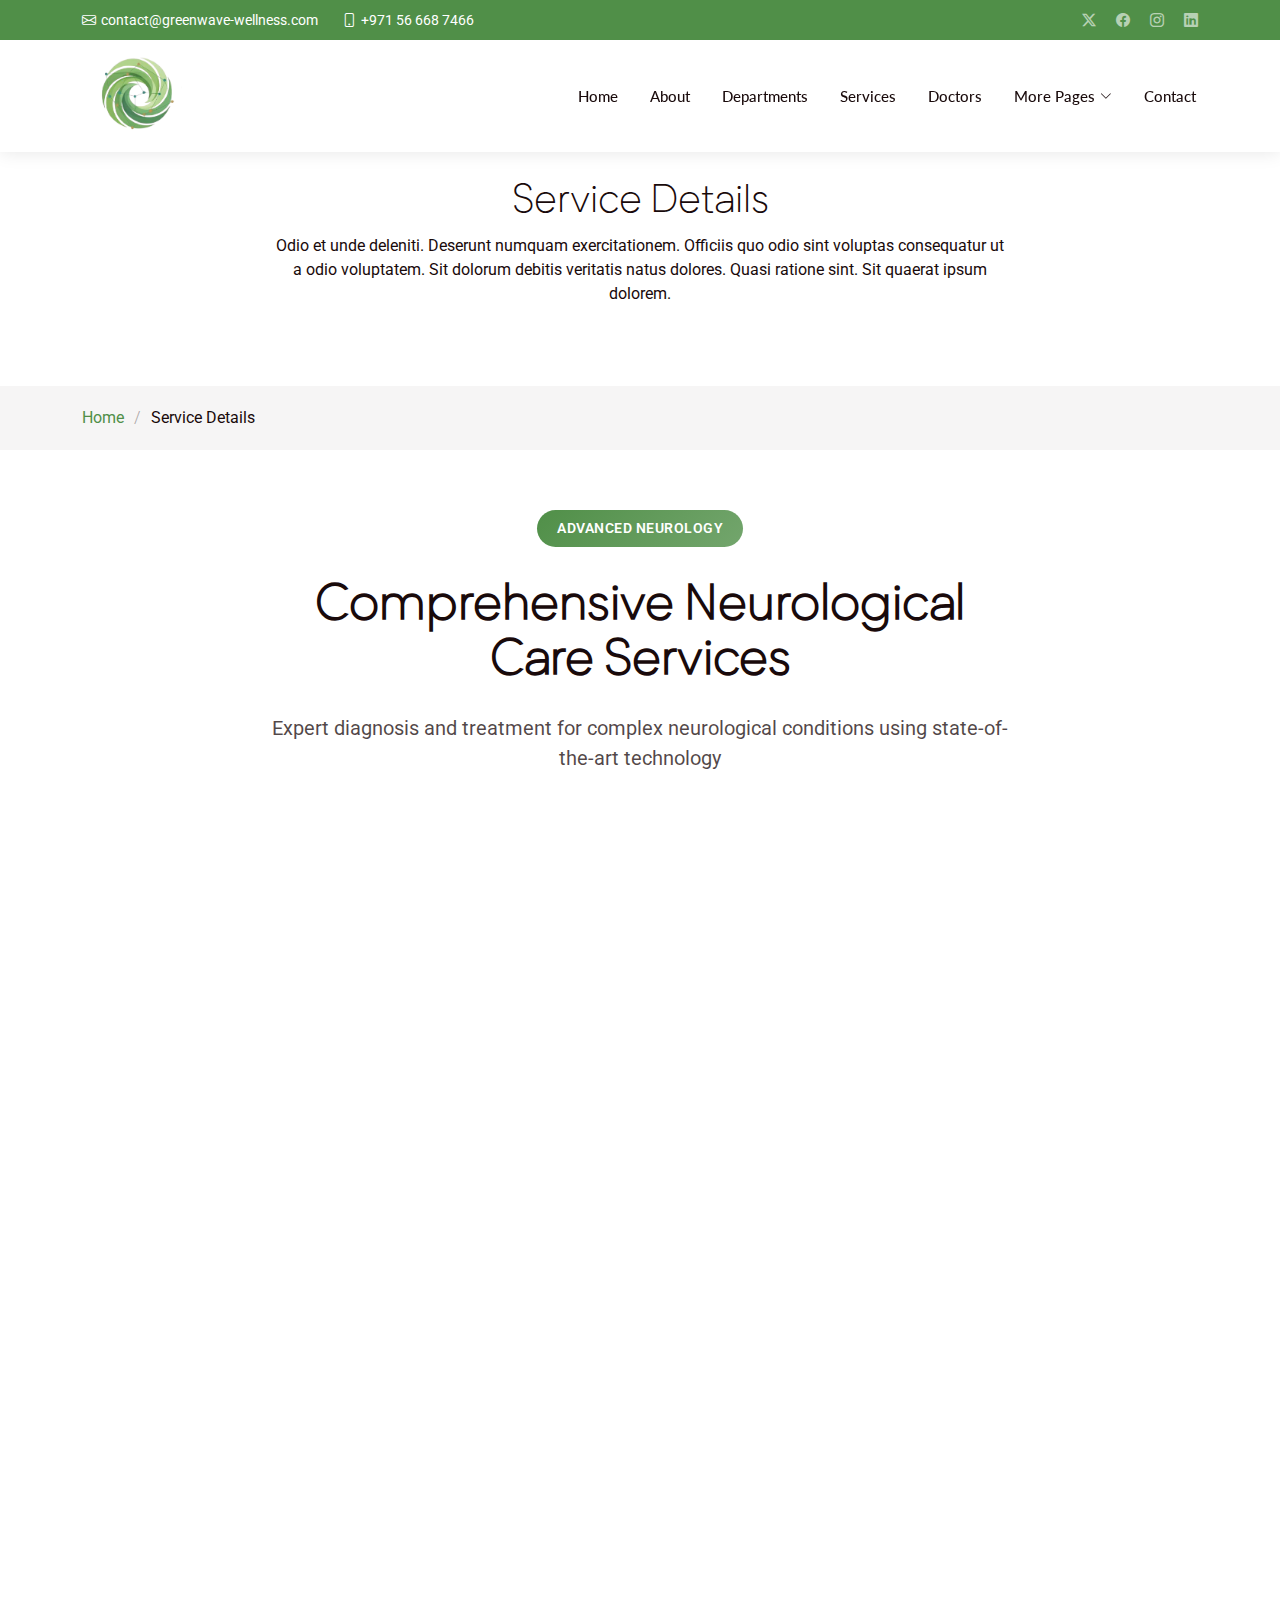
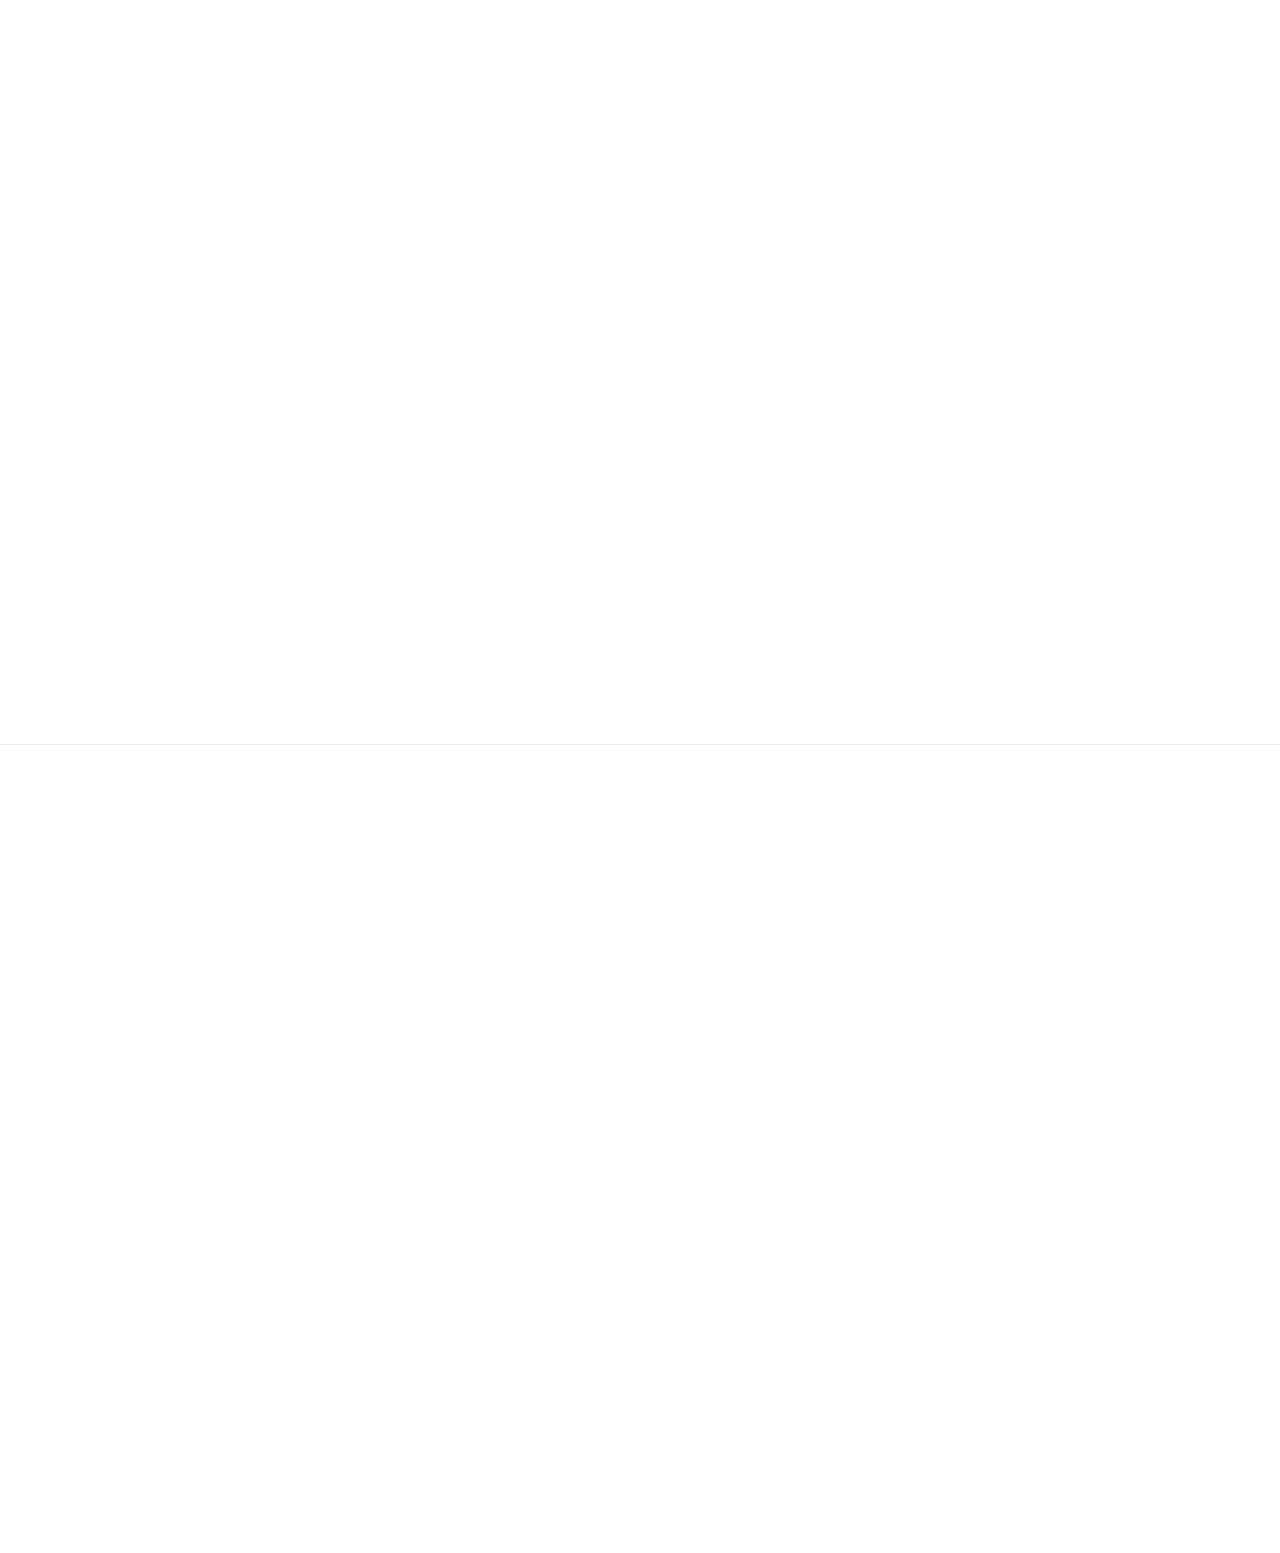
<file: service-details.html>
<!DOCTYPE html>
<html lang="en">

<head>
  <meta charset="utf-8">
  <meta content="width=device-width, initial-scale=1.0" name="viewport">
  <title>Service Details - Clinic Bootstrap Template</title>
  <meta name="description" content="">
  <meta name="keywords" content="">

  <!-- Favicons -->
  <link href="assets/img/favicon.png" rel="icon">
  <link href="assets/img/apple-touch-icon.png" rel="apple-touch-icon">

  <!-- Fonts -->
  <link href="https://fonts.googleapis.com" rel="preconnect">
  <link href="https://fonts.gstatic.com" rel="preconnect" crossorigin>
  <link
    href="https://fonts.googleapis.com/css2?family=Roboto:ital,wght@0,100;0,300;0,400;0,500;0,700;0,900;1,100;1,300;1,400;1,500;1,700;1,900&family=Montserrat:ital,wght@0,100;0,200;0,300;0,400;0,500;0,600;0,700;0,800;0,900;1,100;1,200;1,300;1,400;1,500;1,600;1,700;1,800;1,900&family=Lato:ital,wght@0,100;0,300;0,400;0,700;0,900;1,100;1,300;1,400;1,700;1,900&display=swap"
    rel="stylesheet">

  <!-- Vendor CSS Files -->
  <link href="assets/vendor/bootstrap/css/bootstrap.min.css" rel="stylesheet">
  <link href="assets/vendor/bootstrap-icons/bootstrap-icons.css" rel="stylesheet">
  <link href="assets/vendor/aos/aos.css" rel="stylesheet">
  <link href="assets/vendor/glightbox/css/glightbox.min.css" rel="stylesheet">
  <link href="assets/vendor/fontawesome-free/css/all.min.css" rel="stylesheet">
  <link href="assets/vendor/swiper/swiper-bundle.min.css" rel="stylesheet">

  <!-- Main CSS File -->
  <link href="assets/css/main.css" rel="stylesheet">

</head>

<body class="service-details-page">

  <header id="header" class="header fixed-top">

    <div class="topbar d-flex align-items-center dark-background">
      <div class="container d-flex justify-content-center justify-content-md-between">
        <div class="contact-info d-flex align-items-center">
          <i class="bi bi-envelope d-flex align-items-center"><a
              href="mailto:contact@greenwave-wellness.com">contact@greenwave-wellness.com</a></i>
          <i class="bi bi-phone d-flex align-items-center ms-4"><span>+971 56 668 7466</span></i>
        </div>
        <div class="social-links d-none d-md-flex align-items-center">
          <a href="#!" class="twitter"><i class="bi bi-twitter-x"></i></a>
          <a href="#!" class="facebook"><i class="bi bi-facebook"></i></a>
          <a href="#!" class="instagram"><i class="bi bi-instagram"></i></a>
          <a href="#!" class="linkedin"><i class="bi bi-linkedin"></i></a>
        </div>
      </div>
    </div><!-- End Top Bar -->

    <div class="branding d-flex align-items-cente">

      <div class="container position-relative d-flex align-items-center justify-content-between">
        <a href="index.html" class="logo d-flex align-items-center">
          <img src="assets/img/logo.png" alt="Green Wave Wellness">
        </a>

        <nav id="navmenu" class="navmenu">
          <ul>
            <li><a href="index.html">Home</a></li>
            <li><a href="about.html">About</a></li>
            <li><a href="departments.html">Departments</a></li>
            <li><a href="services.html">Services</a></li>
            <li><a href="doctors.html">Doctors</a></li>
            <li class="dropdown"><a href="#"><span>More Pages</span> <i
                  class="bi bi-chevron-down toggle-dropdown"></i></a>
              <ul>
                <li><a href="department-details.html">Department Details</a></li>
                <li><a href="service-details.html" class="active">Service Details</a></li>
                <li><a href="appointment.html">Appointment</a></li>
                <li><a href="testimonials.html">Testimonials</a></li>
                <li><a href="faq.html">Frequently Asked Questions</a></li>
                <li><a href="gallery.html">Gallery</a></li>
                <li><a href="terms.html">Terms</a></li>
                <li><a href="privacy.html">Privacy</a></li>
                <li><a href="404.html">404</a></li>
              </ul>
            </li>
            <li><a href="contact.html">Contact</a></li>
          </ul>
          <i class="mobile-nav-toggle d-xl-none bi bi-list"></i>
        </nav>

      </div>

    </div>

  </header>

  <main class="main">

    <!-- Page Title -->
    <div class="page-title">
      <div class="heading">
        <div class="container">
          <div class="row d-flex justify-content-center text-center">
            <div class="col-lg-8">
              <h1 class="heading-title">Service Details</h1>
              <p class="mb-0">
                Odio et unde deleniti. Deserunt numquam exercitationem. Officiis quo
                odio sint voluptas consequatur ut a odio voluptatem. Sit dolorum
                debitis veritatis natus dolores. Quasi ratione sint. Sit quaerat
                ipsum dolorem.
              </p>
            </div>
          </div>
        </div>
      </div>
      <nav class="breadcrumbs">
        <div class="container">
          <ol>
            <li><a href="index.html">Home</a></li>
            <li class="current">Service Details</li>
          </ol>
        </div>
      </nav>
    </div><!-- End Page Title -->

    <!-- Service Details 2 Section -->
    <section id="service-details-2" class="service-details-2 section">

      <div class="container" data-aos="fade-up" data-aos-delay="100">

        <div class="row">

          <div class="col-lg-8 mx-auto text-center mb-5" data-aos="fade-up" data-aos-delay="150">
            <div class="service-header">
              <div class="service-category">
                <span>Advanced Neurology</span>
              </div>
              <h2>Comprehensive Neurological Care Services</h2>
              <p class="lead">Expert diagnosis and treatment for complex neurological conditions using state-of-the-art
                technology</p>
            </div>
          </div>

        </div>

        <div class="row gy-4 align-items-center">

          <div class="col-lg-5" data-aos="fade-right" data-aos-delay="200">
            <div class="service-details">

              <div class="detail-item">
                <div class="icon-wrapper">
                  <i class="bi bi-activity"></i>
                </div>
                <div class="content">
                  <h4>Neurological Assessment</h4>
                  <p>Sed ut perspiciatis unde omnis iste natus error sit voluptatem accusantium doloremque laudantium
                    totam rem aperiam.</p>
                </div>
              </div>

              <div class="detail-item">
                <div class="icon-wrapper">
                  <i class="bi bi-diagram-2"></i>
                </div>
                <div class="content">
                  <h4>Brain Imaging &amp; Diagnosis</h4>
                  <p>At vero eos et accusamus et iusto odio dignissimos ducimus qui blanditiis praesentium voluptatum
                    deleniti.</p>
                </div>
              </div>

              <div class="detail-item">
                <div class="icon-wrapper">
                  <i class="bi bi-prescription2"></i>
                </div>
                <div class="content">
                  <h4>Treatment Planning</h4>
                  <p>Excepteur sint occaecat cupidatat non proident sunt in culpa qui officia deserunt mollit anim
                    laborum.</p>
                </div>
              </div>

            </div>
          </div>

          <div class="col-lg-7" data-aos="fade-left" data-aos-delay="300">
            <div class="service-visual">
              <img src="assets/img/health/neurology-2.webp" alt="Neurology Services" class="img-fluid">
              <div class="visual-overlay">
                <div class="stats-card">
                  <div class="stat">
                    <span class="number">95%</span>
                    <span class="label">Success Rate</span>
                  </div>
                  <div class="stat">
                    <span class="number">24/7</span>
                    <span class="label">Emergency Care</span>
                  </div>
                </div>
              </div>
            </div>
          </div>

        </div>

        <div class="row gy-4 mt-5">

          <div class="col-12" data-aos="fade-up" data-aos-delay="100">
            <div class="service-overview">
              <div class="row align-items-center">

                <div class="col-lg-6">
                  <h3>Why Choose Our Neurology Department</h3>
                  <p>Lorem ipsum dolor sit amet consectetur adipiscing elit sed do eiusmod tempor incididunt ut labore
                    et dolore magna aliqua. Ut enim ad minim veniam quis nostrud exercitation ullamco laboris nisi ut
                    aliquip ex ea commodo consequat.</p>

                  <div class="features-grid">
                    <div class="feature">
                      <i class="bi bi-award"></i>
                      <span>Board Certified Specialists</span>
                    </div>
                    <div class="feature">
                      <i class="bi bi-clock-history"></i>
                      <span>Same Day Appointments</span>
                    </div>
                    <div class="feature">
                      <i class="bi bi-shield-plus"></i>
                      <span>Advanced Treatment Options</span>
                    </div>
                    <div class="feature">
                      <i class="bi bi-heart-pulse"></i>
                      <span>Patient-Centered Care</span>
                    </div>
                  </div>
                </div>

                <div class="col-lg-6">
                  <div class="treatment-areas">
                    <h4>Conditions We Treat</h4>
                    <div class="condition-tags">
                      <span class="tag">Stroke Recovery</span>
                      <span class="tag">Epilepsy Management</span>
                      <span class="tag">Memory Disorders</span>
                      <span class="tag">Headache Disorders</span>
                      <span class="tag">Movement Disorders</span>
                      <span class="tag">Peripheral Neuropathy</span>
                      <span class="tag">Multiple Sclerosis</span>
                      <span class="tag">Parkinson's Disease</span>
                    </div>
                  </div>
                </div>

              </div>
            </div>
          </div>

        </div>

        <div class="row gy-4 mt-5">

          <div class="col-lg-4" data-aos="zoom-in" data-aos-delay="100">
            <div class="action-card primary">
              <div class="card-header">
                <i class="bi bi-calendar-check"></i>
                <h4>Schedule Consultation</h4>
              </div>
              <p>Book your neurological evaluation with our expert team</p>
              <div class="card-footer">
                <a href="#!" class="btn-action">Book Now</a>
                <span class="availability">Next available: Tomorrow</span>
              </div>
            </div>
          </div>

          <div class="col-lg-4" data-aos="zoom-in" data-aos-delay="200">
            <div class="action-card secondary">
              <div class="card-header">
                <i class="bi bi-telephone"></i>
                <h4>Emergency Consultation</h4>
              </div>
              <p>24/7 neurological emergency support and rapid response</p>
              <div class="card-footer">
                <a href="tel:+971566687466" class="btn-action">Call Now</a>
                <span class="availability">+971 56 668 7466</span>
              </div>
            </div>
          </div>

          <div class="col-lg-4" data-aos="zoom-in" data-aos-delay="300">
            <div class="action-card tertiary">
              <div class="card-header">
                <i class="bi bi-file-text"></i>
                <h4>Get Second Opinion</h4>
              </div>
              <p>Expert review of existing diagnoses and treatment plans</p>
              <div class="card-footer">
                <a href="#!" class="btn-action">Request Review</a>
                <span class="availability">Response within 48h</span>
              </div>
            </div>
          </div>

        </div>

      </div>

    </section><!-- /Service Details 2 Section -->

  </main>

  <footer id="footer" class="footer-16 footer position-relative">

    <div class="container">

      <div class="footer-main" data-aos="fade-up" data-aos-delay="100">
        <div class="row justify-content-center">
          <div class="col-lg-8 text-center">
            <div class="brand-section">
              <a href="index.html" class="logo d-flex align-items-center justify-content-center mb-4">
                <img src="assets/img/logo.png" alt="Green Wave Wellness">
              </a>
              <p class="brand-description">A holistic wellness center for balance, clarity, and personalized insight. Non-invasive sessions and supportive guidance.</p>

              <div class="contact-info mt-5">
                <div class="contact-item">
                  <i class="bi bi-geo-alt"></i>
                  <span>greenwave-wellness.com</span>
                </div>
                <div class="contact-item">
                  <i class="bi bi-telephone"></i>
                  <span>+971 56 668 7466</span>
                </div>
                <div class="contact-item">
                  <i class="bi bi-envelope"></i>
                  <span>contact@greenwave-wellness.com</span>
                </div>
              </div>
            </div>
          </div>
        </div>
      </div>

    </div>

    <div class="footer-bottom">
      <div class="container">
        <div class="bottom-content" data-aos="fade-up" data-aos-delay="300">
          <div class="row align-items-center">

            <div class="col-lg-6">
              <div class="copyright">
                <p>© <span class="sitename">Clinic</span>. All rights reserved.</p>
              </div>
            </div>

            <div class="col-lg-6">
              <div class="legal-links">
                <a href="#!">Privacy Policy</a>
                <a href="#!">Terms of Service</a>
                <a href="#!">Cookie Policy</a>
              </div>
            </div>

          </div>
        </div>
      </div>
    </div>

  </footer>

  <!-- Scroll Top -->
  <a href="#!" id="scroll-top" class="scroll-top d-flex align-items-center justify-content-center"><i
      class="bi bi-arrow-up-short"></i></a>

  <!-- Preloader -->
  <div id="preloader"></div>

  <!-- Vendor JS Files -->
  <script src="assets/vendor/bootstrap/js/bootstrap.bundle.min.js"></script>
  <script src="assets/vendor/php-email-form/validate.js"></script>
  <script src="assets/vendor/aos/aos.js"></script>
  <script src="assets/vendor/glightbox/js/glightbox.min.js"></script>
  <script src="assets/vendor/purecounter/purecounter_vanilla.js"></script>
  <script src="assets/vendor/swiper/swiper-bundle.min.js"></script>

  <!-- Main JS File -->
  <script src="assets/js/main.js"></script>

</body>

</html>
</file>
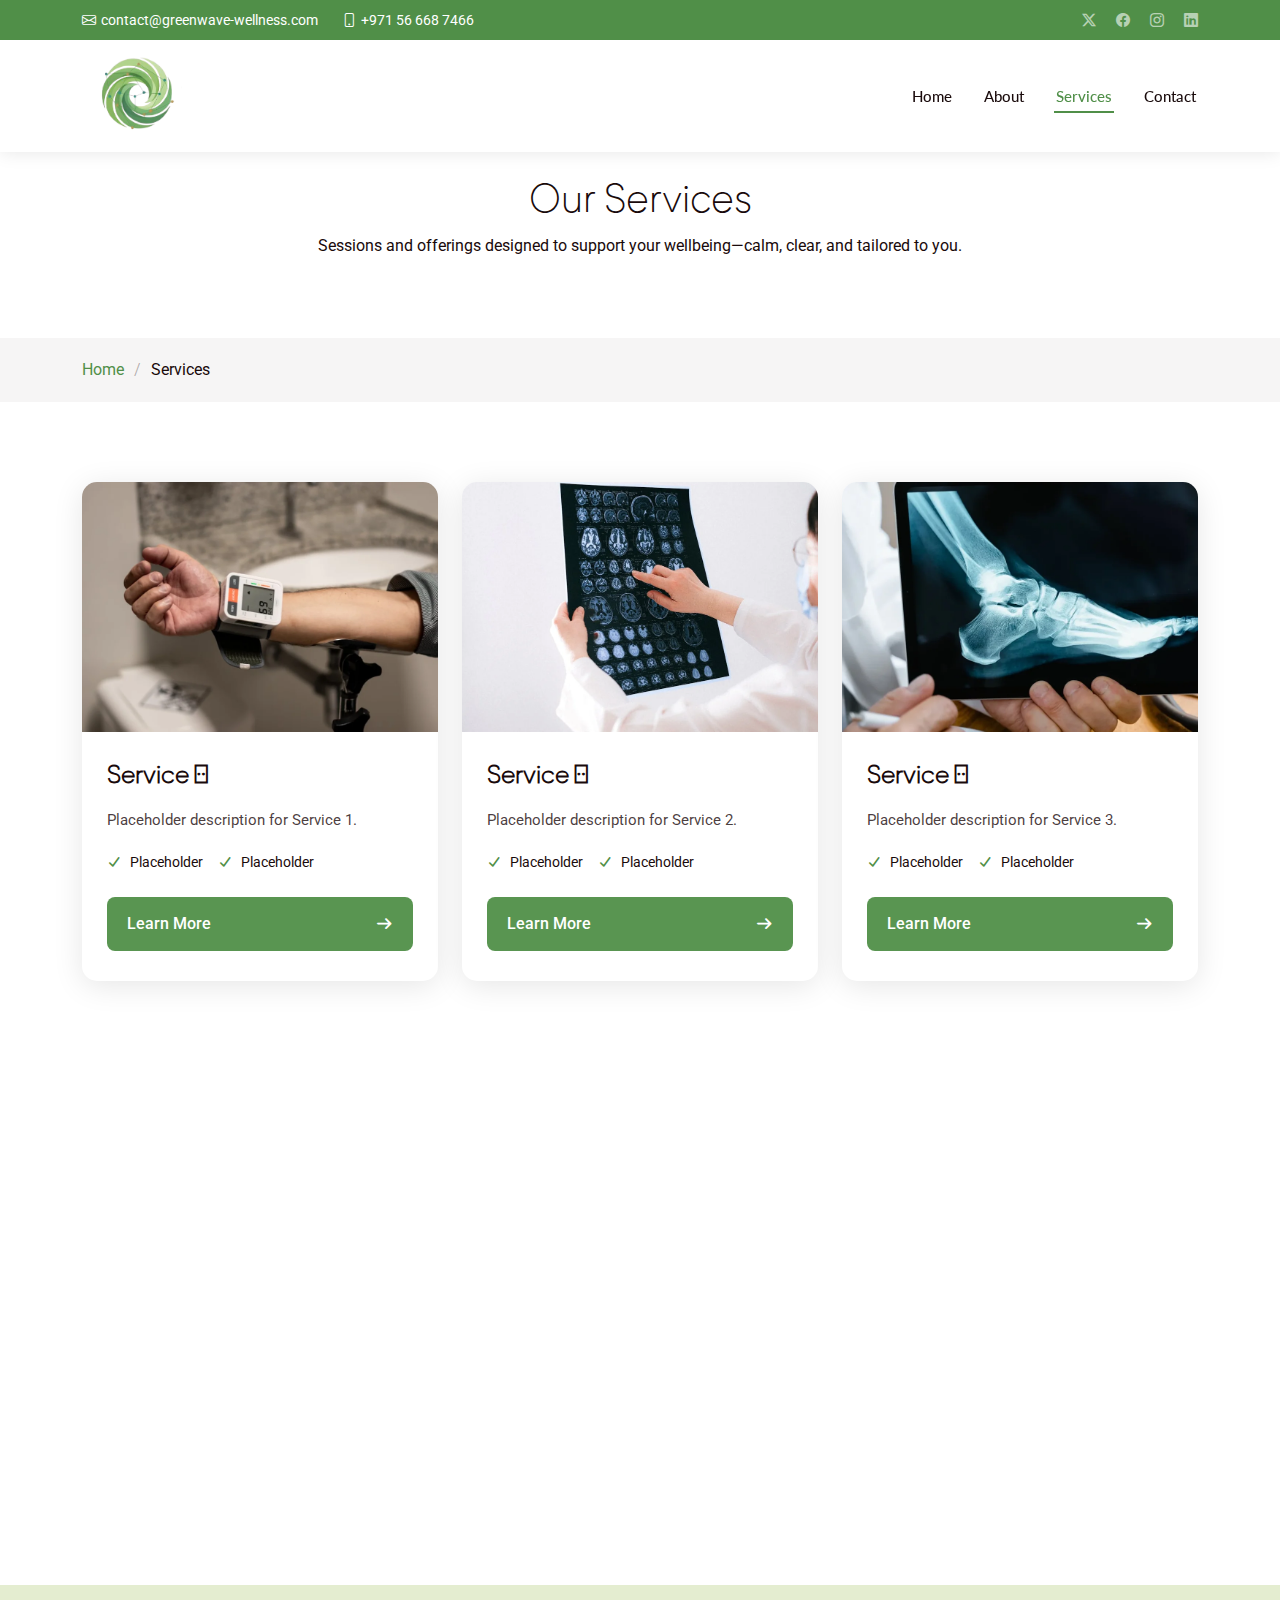
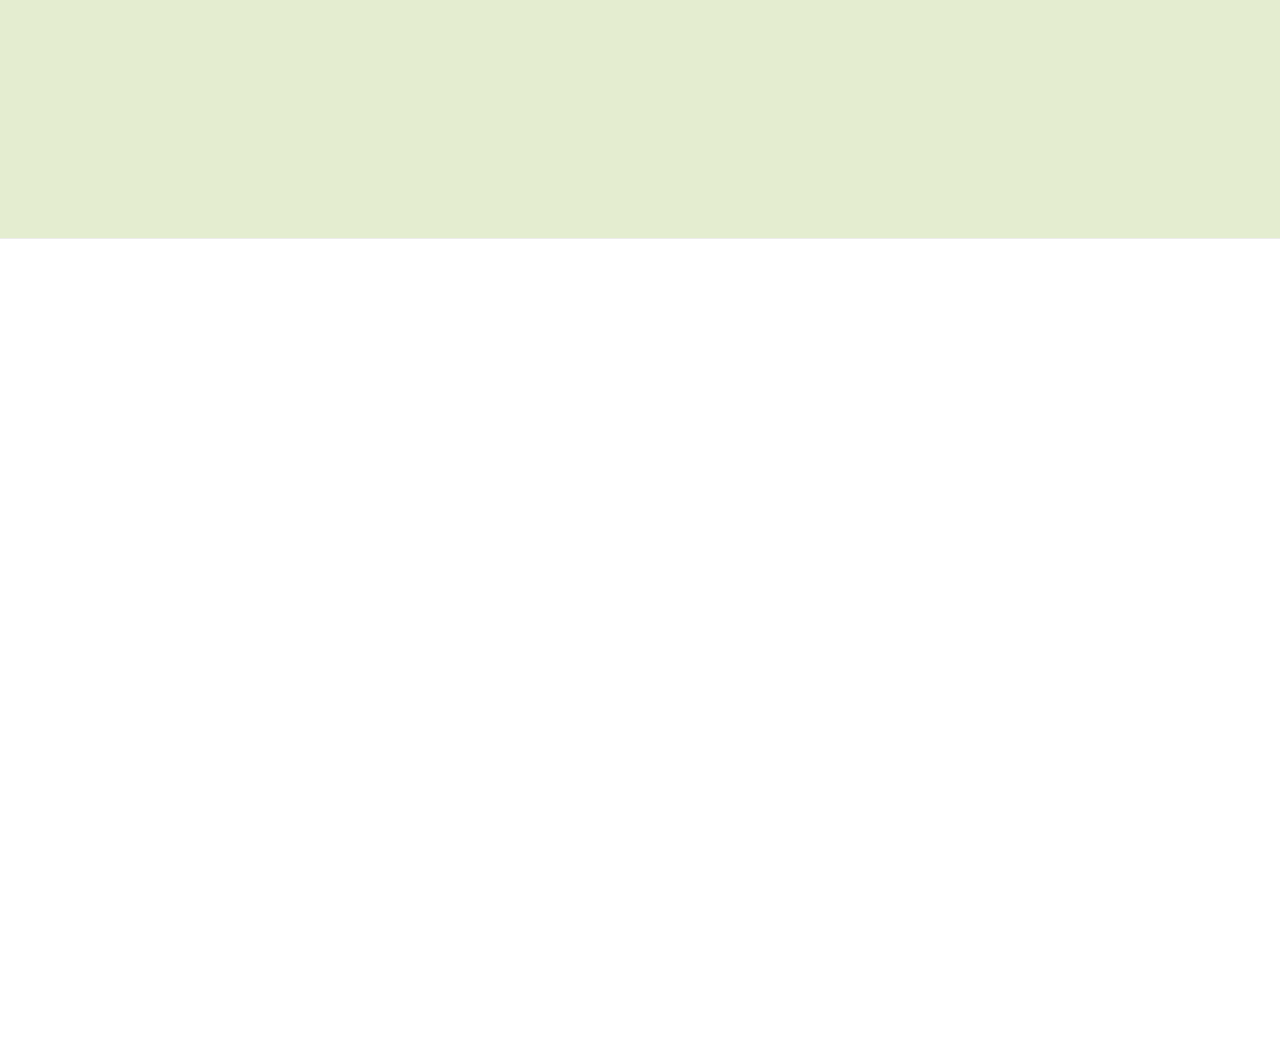
<file: services.html>
<!DOCTYPE html>
<html lang="en">

<head>
  <meta charset="utf-8">
  <meta content="width=device-width, initial-scale=1.0" name="viewport">
  <title>Services - Green Wave Wellness</title>
  <meta name="description" content="">
  <meta name="keywords" content="">

  <!-- Favicons -->
  <link href="assets/img/favicon.png" rel="icon">
  <link href="assets/img/apple-touch-icon.png" rel="apple-touch-icon">

  <!-- Fonts -->
  <link href="https://fonts.googleapis.com" rel="preconnect">
  <link href="https://fonts.gstatic.com" rel="preconnect" crossorigin>
  <link
    href="https://fonts.googleapis.com/css2?family=Roboto:ital,wght@0,100;0,300;0,400;0,500;0,700;0,900;1,100;1,300;1,400;1,500;1,700;1,900&family=Montserrat:ital,wght@0,100;0,200;0,300;0,400;0,500;0,600;0,700;0,800;0,900;1,100;1,200;1,300;1,400;1,500;1,600;1,700;1,800;1,900&family=Lato:ital,wght@0,100;0,300;0,400;0,700;0,900;1,100;1,300;1,400;1,700;1,900&display=swap"
    rel="stylesheet">

  <!-- Vendor CSS Files -->
  <link href="assets/vendor/bootstrap/css/bootstrap.min.css" rel="stylesheet">
  <link href="assets/vendor/bootstrap-icons/bootstrap-icons.css" rel="stylesheet">
  <link href="assets/vendor/aos/aos.css" rel="stylesheet">
  <link href="assets/vendor/glightbox/css/glightbox.min.css" rel="stylesheet">
  <link href="assets/vendor/fontawesome-free/css/all.min.css" rel="stylesheet">
  <link href="assets/vendor/swiper/swiper-bundle.min.css" rel="stylesheet">

  <!-- Main CSS File -->
  <link href="assets/css/main.css" rel="stylesheet">

</head>

<body class="services-page">

  <header id="header" class="header fixed-top">

    <div class="topbar d-flex align-items-center dark-background">
      <div class="container d-flex justify-content-center justify-content-md-between">
        <div class="contact-info d-flex align-items-center">
          <i class="bi bi-envelope d-flex align-items-center"><a
              href="mailto:contact@greenwave-wellness.com">contact@greenwave-wellness.com</a></i>
          <i class="bi bi-phone d-flex align-items-center ms-4"><span>+971 56 668 7466</span></i>
        </div>
        <div class="social-links d-none d-md-flex align-items-center">
          <a href="#!" class="twitter"><i class="bi bi-twitter-x"></i></a>
          <a href="#!" class="facebook"><i class="bi bi-facebook"></i></a>
          <a href="#!" class="instagram"><i class="bi bi-instagram"></i></a>
          <a href="#!" class="linkedin"><i class="bi bi-linkedin"></i></a>
        </div>
      </div>
    </div><!-- End Top Bar -->

    <div class="branding d-flex align-items-cente">

      <div class="container position-relative d-flex align-items-center justify-content-between">
        <a href="index.html" class="logo d-flex align-items-center">
          <img src="assets/img/logo.png" alt="Green Wave Wellness">
        </a>

        <nav id="navmenu" class="navmenu">
          <ul>
            <li><a href="index.html">Home</a></li>
            <li><a href="about.html">About</a></li>
            <li><a href="services.html" class="active">Services</a></li>
            <li><a href="contact.html">Contact</a></li>
          </ul>
          <i class="mobile-nav-toggle d-xl-none bi bi-list"></i>
        </nav>

      </div>

    </div>

  </header>

  <main class="main">

    <!-- Page Title -->
    <div class="page-title">
      <div class="heading">
        <div class="container">
          <div class="row d-flex justify-content-center text-center">
            <div class="col-lg-8">
              <h1 class="heading-title">Our Services</h1>
              <p class="mb-0">
                Sessions and offerings designed to support your wellbeing—calm, clear, and tailored to you.
              </p>
            </div>
          </div>
        </div>
      </div>
      <nav class="breadcrumbs">
        <div class="container">
          <ol>
            <li><a href="index.html">Home</a></li>
            <li class="current">Services</li>
          </ol>
        </div>
      </nav>
    </div><!-- End Page Title -->

    <!-- Services Section -->
    <section id="services" class="services section">

      <div class="container" data-aos="fade-up" data-aos-delay="100">

        <div class="row gy-4">

          <div class="col-lg-4 col-md-6" data-aos="fade-up" data-aos-delay="200">
            <div class="service-item">
              <div class="service-image">
                <img src="assets/img/health/cardiology-2.webp" alt="Service 1" class="img-fluid">
                <div class="service-overlay">
                  <i class="fas fa-heartbeat"></i>
                </div>
              </div>
              <div class="service-content">
                <h3>Service 1</h3>
                <p>Placeholder description for Service 1.</p>
                <div class="service-features">
                  <span class="feature-item"><i class="fas fa-check"></i> Placeholder</span>
                  <span class="feature-item"><i class="fas fa-check"></i> Placeholder</span>
                </div>
                <a href="service-details.html" class="service-btn">
                  <span>Learn More</span>
                  <i class="fas fa-arrow-right"></i>
                </a>
              </div>
            </div>
          </div><!-- End Service Item -->

          <div class="col-lg-4 col-md-6" data-aos="fade-up" data-aos-delay="250">
            <div class="service-item">
              <div class="service-image">
                <img src="assets/img/health/neurology-3.webp" alt="Service 2" class="img-fluid">
                <div class="service-overlay">
                  <i class="fas fa-brain"></i>
                </div>
              </div>
              <div class="service-content">
                <h3>Service 2</h3>
                <p>Placeholder description for Service 2.</p>
                <div class="service-features">
                  <span class="feature-item"><i class="fas fa-check"></i> Placeholder</span>
                  <span class="feature-item"><i class="fas fa-check"></i> Placeholder</span>
                </div>
                <a href="service-details.html" class="service-btn">
                  <span>Learn More</span>
                  <i class="fas fa-arrow-right"></i>
                </a>
              </div>
            </div>
          </div><!-- End Service Item -->

          <div class="col-lg-4 col-md-6" data-aos="fade-up" data-aos-delay="300">
            <div class="service-item">
              <div class="service-image">
                <img src="assets/img/health/orthopedics-1.webp" alt="Service 3" class="img-fluid">
                <div class="service-overlay">
                  <i class="fas fa-bone"></i>
                </div>
              </div>
              <div class="service-content">
                <h3>Service 3</h3>
                <p>Placeholder description for Service 3.</p>
                <div class="service-features">
                  <span class="feature-item"><i class="fas fa-check"></i> Placeholder</span>
                  <span class="feature-item"><i class="fas fa-check"></i> Placeholder</span>
                </div>
                <a href="service-details.html" class="service-btn">
                  <span>Learn More</span>
                  <i class="fas fa-arrow-right"></i>
                </a>
              </div>
            </div>
          </div><!-- End Service Item -->

          <div class="col-lg-4 col-md-6" data-aos="fade-up" data-aos-delay="350">
            <div class="service-item">
              <div class="service-image">
                <img src="assets/img/health/pediatrics-4.webp" alt="Service 4" class="img-fluid">
                <div class="service-overlay">
                  <i class="fas fa-child"></i>
                </div>
              </div>
              <div class="service-content">
                <h3>Service 4</h3>
                <p>Placeholder description for Service 4.</p>
                <div class="service-features">
                  <span class="feature-item"><i class="fas fa-check"></i> Placeholder</span>
                  <span class="feature-item"><i class="fas fa-check"></i> Placeholder</span>
                </div>
                <a href="service-details.html" class="service-btn">
                  <span>Learn More</span>
                  <i class="fas fa-arrow-right"></i>
                </a>
              </div>
            </div>
          </div><!-- End Service Item -->

          <div class="col-lg-4 col-md-6" data-aos="fade-up" data-aos-delay="400">
            <div class="service-item">
              <div class="service-image">
                <img src="assets/img/health/emergency-2.webp" alt="Service 5" class="img-fluid">
                <div class="service-overlay">
                  <i class="fas fa-ambulance"></i>
                </div>
              </div>
              <div class="service-content">
                <h3>Service 5</h3>
                <p>Placeholder description for Service 5.</p>
                <div class="service-features">
                  <span class="feature-item"><i class="fas fa-check"></i> Placeholder</span>
                  <span class="feature-item"><i class="fas fa-check"></i> Placeholder</span>
                </div>
                <a href="service-details.html" class="service-btn">
                  <span>Learn More</span>
                  <i class="fas fa-arrow-right"></i>
                </a>
              </div>
            </div>
          </div><!-- End Service Item -->

          <div class="col-lg-4 col-md-6" data-aos="fade-up" data-aos-delay="450">
            <div class="service-item">
              <div class="service-image">
                <img src="assets/img/health/laboratory-3.webp" alt="Service 6" class="img-fluid">
                <div class="service-overlay">
                  <i class="fas fa-microscope"></i>
                </div>
              </div>
              <div class="service-content">
                <h3>Service 6</h3>
                <p>Placeholder description for Service 6.</p>
                <div class="service-features">
                  <span class="feature-item"><i class="fas fa-check"></i> Placeholder</span>
                  <span class="feature-item"><i class="fas fa-check"></i> Placeholder</span>
                </div>
                <a href="service-details.html" class="service-btn">
                  <span>Learn More</span>
                  <i class="fas fa-arrow-right"></i>
                </a>
              </div>
            </div>
          </div><!-- End Service Item -->

        </div>

      </div>

    </section><!-- /Services Section -->

    <!-- Booking Section -->
    <section id="booking" class="booking section light-background">
      <div class="container text-center" data-aos="fade-up">
        <h2>Book a Consultation</h2>
        <p class="mb-4">Ready to take the next step? We're here to support you with clarity and care.</p>
        <a href="appointment.html" class="btn btn-primary">Book a Consultation</a>
      </div>
    </section><!-- /Booking Section -->

  </main>

  <footer id="footer" class="footer-16 footer position-relative">

    <div class="container">

      <div class="footer-main" data-aos="fade-up" data-aos-delay="100">
        <div class="row justify-content-center">
          <div class="col-lg-8 text-center">
            <div class="brand-section">
              <a href="index.html" class="logo d-flex align-items-center justify-content-center mb-4">
                <img src="assets/img/logo.png" alt="Green Wave Wellness">
              </a>
              <p class="brand-description">A holistic wellness center for balance, clarity, and personalized insight. Non-invasive sessions and supportive guidance.</p>

              <div class="contact-info mt-5">
                <div class="contact-item">
                  <i class="bi bi-geo-alt"></i>
                  <span>greenwave-wellness.com</span>
                </div>
                <div class="contact-item">
                  <i class="bi bi-telephone"></i>
                  <span>+971 56 668 7466</span>
                </div>
                <div class="contact-item">
                  <i class="bi bi-envelope"></i>
                  <span>contact@greenwave-wellness.com</span>
                </div>
              </div>
            </div>
          </div>
        </div>
      </div>

    </div>

    <div class="footer-bottom">
      <div class="container">
        <div class="bottom-content" data-aos="fade-up" data-aos-delay="300">
          <div class="row align-items-center">

            <div class="col-lg-6">
              <div class="copyright">
                <p>© <span class="sitename">Clinic</span>. All rights reserved.</p>
              </div>
            </div>

            <div class="col-lg-6">
              <div class="legal-links">
                <a href="#!">Privacy Policy</a>
                <a href="#!">Terms of Service</a>
                <a href="#!">Cookie Policy</a>
              </div>
            </div>

          </div>
        </div>
      </div>
    </div>

  </footer>

  <!-- Scroll Top -->
  <a href="#!" id="scroll-top" class="scroll-top d-flex align-items-center justify-content-center"><i
      class="bi bi-arrow-up-short"></i></a>

  <!-- Preloader -->
  <div id="preloader"></div>

  <!-- Vendor JS Files -->
  <script src="assets/vendor/bootstrap/js/bootstrap.bundle.min.js"></script>
  <script src="assets/vendor/php-email-form/validate.js"></script>
  <script src="assets/vendor/aos/aos.js"></script>
  <script src="assets/vendor/glightbox/js/glightbox.min.js"></script>
  <script src="assets/vendor/purecounter/purecounter_vanilla.js"></script>
  <script src="assets/vendor/swiper/swiper-bundle.min.js"></script>

  <!-- Main JS File -->
  <script src="assets/js/main.js"></script>

</body>

</html>
</file>
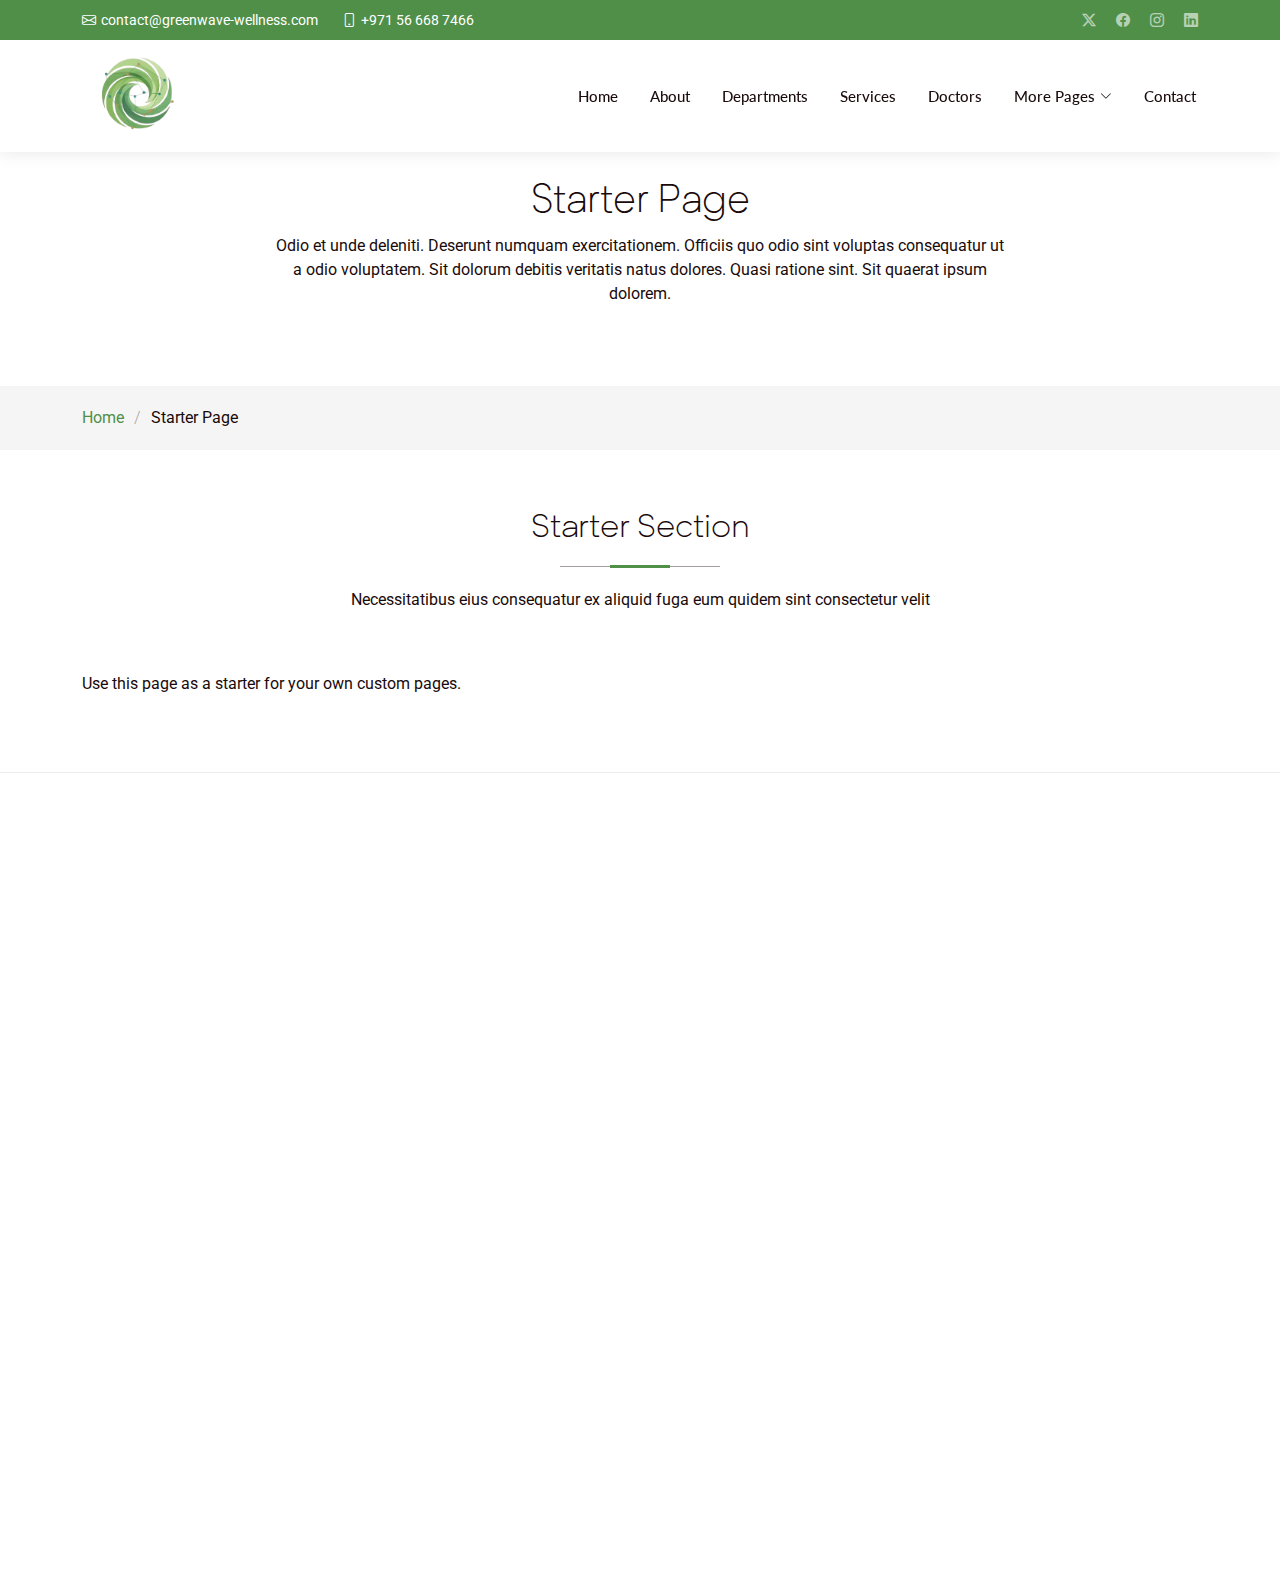
<file: starter-page.html>
<!DOCTYPE html>
<html lang="en">

<head>
  <meta charset="utf-8">
  <meta content="width=device-width, initial-scale=1.0" name="viewport">
  <title>Starter Page - Clinic Bootstrap Template</title>
  <meta name="description" content="">
  <meta name="keywords" content="">

  <!-- Favicons -->
  <link href="assets/img/favicon.png" rel="icon">
  <link href="assets/img/apple-touch-icon.png" rel="apple-touch-icon">

  <!-- Fonts -->
  <link href="https://fonts.googleapis.com" rel="preconnect">
  <link href="https://fonts.gstatic.com" rel="preconnect" crossorigin>
  <link
    href="https://fonts.googleapis.com/css2?family=Roboto:ital,wght@0,100;0,300;0,400;0,500;0,700;0,900;1,100;1,300;1,400;1,500;1,700;1,900&family=Montserrat:ital,wght@0,100;0,200;0,300;0,400;0,500;0,600;0,700;0,800;0,900;1,100;1,200;1,300;1,400;1,500;1,600;1,700;1,800;1,900&family=Lato:ital,wght@0,100;0,300;0,400;0,700;0,900;1,100;1,300;1,400;1,700;1,900&display=swap"
    rel="stylesheet">

  <!-- Vendor CSS Files -->
  <link href="assets/vendor/bootstrap/css/bootstrap.min.css" rel="stylesheet">
  <link href="assets/vendor/bootstrap-icons/bootstrap-icons.css" rel="stylesheet">
  <link href="assets/vendor/aos/aos.css" rel="stylesheet">
  <link href="assets/vendor/glightbox/css/glightbox.min.css" rel="stylesheet">
  <link href="assets/vendor/fontawesome-free/css/all.min.css" rel="stylesheet">
  <link href="assets/vendor/swiper/swiper-bundle.min.css" rel="stylesheet">

  <!-- Main CSS File -->
  <link href="assets/css/main.css" rel="stylesheet">

</head>

<body class="starter-page-page">

  <header id="header" class="header fixed-top">

    <div class="topbar d-flex align-items-center dark-background">
      <div class="container d-flex justify-content-center justify-content-md-between">
        <div class="contact-info d-flex align-items-center">
          <i class="bi bi-envelope d-flex align-items-center"><a
              href="mailto:contact@greenwave-wellness.com">contact@greenwave-wellness.com</a></i>
          <i class="bi bi-phone d-flex align-items-center ms-4"><span>+971 56 668 7466</span></i>
        </div>
        <div class="social-links d-none d-md-flex align-items-center">
          <a href="#!" class="twitter"><i class="bi bi-twitter-x"></i></a>
          <a href="#!" class="facebook"><i class="bi bi-facebook"></i></a>
          <a href="#!" class="instagram"><i class="bi bi-instagram"></i></a>
          <a href="#!" class="linkedin"><i class="bi bi-linkedin"></i></a>
        </div>
      </div>
    </div><!-- End Top Bar -->

    <div class="branding d-flex align-items-cente">

      <div class="container position-relative d-flex align-items-center justify-content-between">
        <a href="index.html" class="logo d-flex align-items-center">
          <img src="assets/img/logo.png" alt="Green Wave Wellness">
        </a>

        <nav id="navmenu" class="navmenu">
          <ul>
            <li><a href="index.html">Home</a></li>
            <li><a href="about.html">About</a></li>
            <li><a href="departments.html">Departments</a></li>
            <li><a href="services.html">Services</a></li>
            <li><a href="doctors.html">Doctors</a></li>
            <li class="dropdown"><a href="#"><span>More Pages</span> <i
                  class="bi bi-chevron-down toggle-dropdown"></i></a>
              <ul>
                <li><a href="department-details.html">Department Details</a></li>
                <li><a href="service-details.html">Service Details</a></li>
                <li><a href="appointment.html">Appointment</a></li>
                <li><a href="testimonials.html">Testimonials</a></li>
                <li><a href="faq.html">Frequently Asked Questions</a></li>
                <li><a href="gallery.html">Gallery</a></li>
                <li><a href="terms.html">Terms</a></li>
                <li><a href="privacy.html">Privacy</a></li>
                <li><a href="404.html">404</a></li>
              </ul>
            </li>
            <li><a href="contact.html">Contact</a></li>
          </ul>
          <i class="mobile-nav-toggle d-xl-none bi bi-list"></i>
        </nav>

      </div>

    </div>

  </header>

  <main class="main">

    <!-- Page Title -->
    <div class="page-title">
      <div class="heading">
        <div class="container">
          <div class="row d-flex justify-content-center text-center">
            <div class="col-lg-8">
              <h1 class="heading-title">Starter Page</h1>
              <p class="mb-0">
                Odio et unde deleniti. Deserunt numquam exercitationem. Officiis quo
                odio sint voluptas consequatur ut a odio voluptatem. Sit dolorum
                debitis veritatis natus dolores. Quasi ratione sint. Sit quaerat
                ipsum dolorem.
              </p>
            </div>
          </div>
        </div>
      </div>
      <nav class="breadcrumbs">
        <div class="container">
          <ol>
            <li><a href="index.html">Home</a></li>
            <li class="current">Starter Page</li>
          </ol>
        </div>
      </nav>
    </div><!-- End Page Title -->

    <!-- Starter Section Section -->
    <section id="starter-section" class="starter-section section">

      <!-- Section Title -->
      <div class="container section-title" data-aos="fade-up">
        <h2>Starter Section</h2>
        <p>Necessitatibus eius consequatur ex aliquid fuga eum quidem sint consectetur velit</p>
      </div><!-- End Section Title -->

      <div class="container" data-aos="fade-up">
        <p>Use this page as a starter for your own custom pages.</p>
      </div>

    </section><!-- /Starter Section Section -->

  </main>

  <footer id="footer" class="footer-16 footer position-relative">

    <div class="container">

      <div class="footer-main" data-aos="fade-up" data-aos-delay="100">
        <div class="row justify-content-center">
          <div class="col-lg-8 text-center">
            <div class="brand-section">
              <a href="index.html" class="logo d-flex align-items-center justify-content-center mb-4">
                <img src="assets/img/logo.png" alt="Green Wave Wellness">
              </a>
              <p class="brand-description">A holistic wellness center for balance, clarity, and personalized insight. Non-invasive sessions and supportive guidance.</p>

              <div class="contact-info mt-5">
                <div class="contact-item">
                  <i class="bi bi-geo-alt"></i>
                  <span>greenwave-wellness.com</span>
                </div>
                <div class="contact-item">
                  <i class="bi bi-telephone"></i>
                  <span>+971 56 668 7466</span>
                </div>
                <div class="contact-item">
                  <i class="bi bi-envelope"></i>
                  <span>contact@greenwave-wellness.com</span>
                </div>
              </div>
            </div>
          </div>
        </div>
      </div>

    </div>

    <div class="footer-bottom">
      <div class="container">
        <div class="bottom-content" data-aos="fade-up" data-aos-delay="300">
          <div class="row align-items-center">

            <div class="col-lg-6">
              <div class="copyright">
                <p>© <span class="sitename">Clinic</span>. All rights reserved.</p>
              </div>
            </div>

            <div class="col-lg-6">
              <div class="legal-links">
                <a href="#!">Privacy Policy</a>
                <a href="#!">Terms of Service</a>
                <a href="#!">Cookie Policy</a>
              </div>
            </div>

          </div>
        </div>
      </div>
    </div>

  </footer>

  <!-- Scroll Top -->
  <a href="#!" id="scroll-top" class="scroll-top d-flex align-items-center justify-content-center"><i
      class="bi bi-arrow-up-short"></i></a>

  <!-- Preloader -->
  <div id="preloader"></div>

  <!-- Vendor JS Files -->
  <script src="assets/vendor/bootstrap/js/bootstrap.bundle.min.js"></script>
  <script src="assets/vendor/php-email-form/validate.js"></script>
  <script src="assets/vendor/aos/aos.js"></script>
  <script src="assets/vendor/glightbox/js/glightbox.min.js"></script>
  <script src="assets/vendor/purecounter/purecounter_vanilla.js"></script>
  <script src="assets/vendor/swiper/swiper-bundle.min.js"></script>

  <!-- Main JS File -->
  <script src="assets/js/main.js"></script>

</body>

</html>
</file>
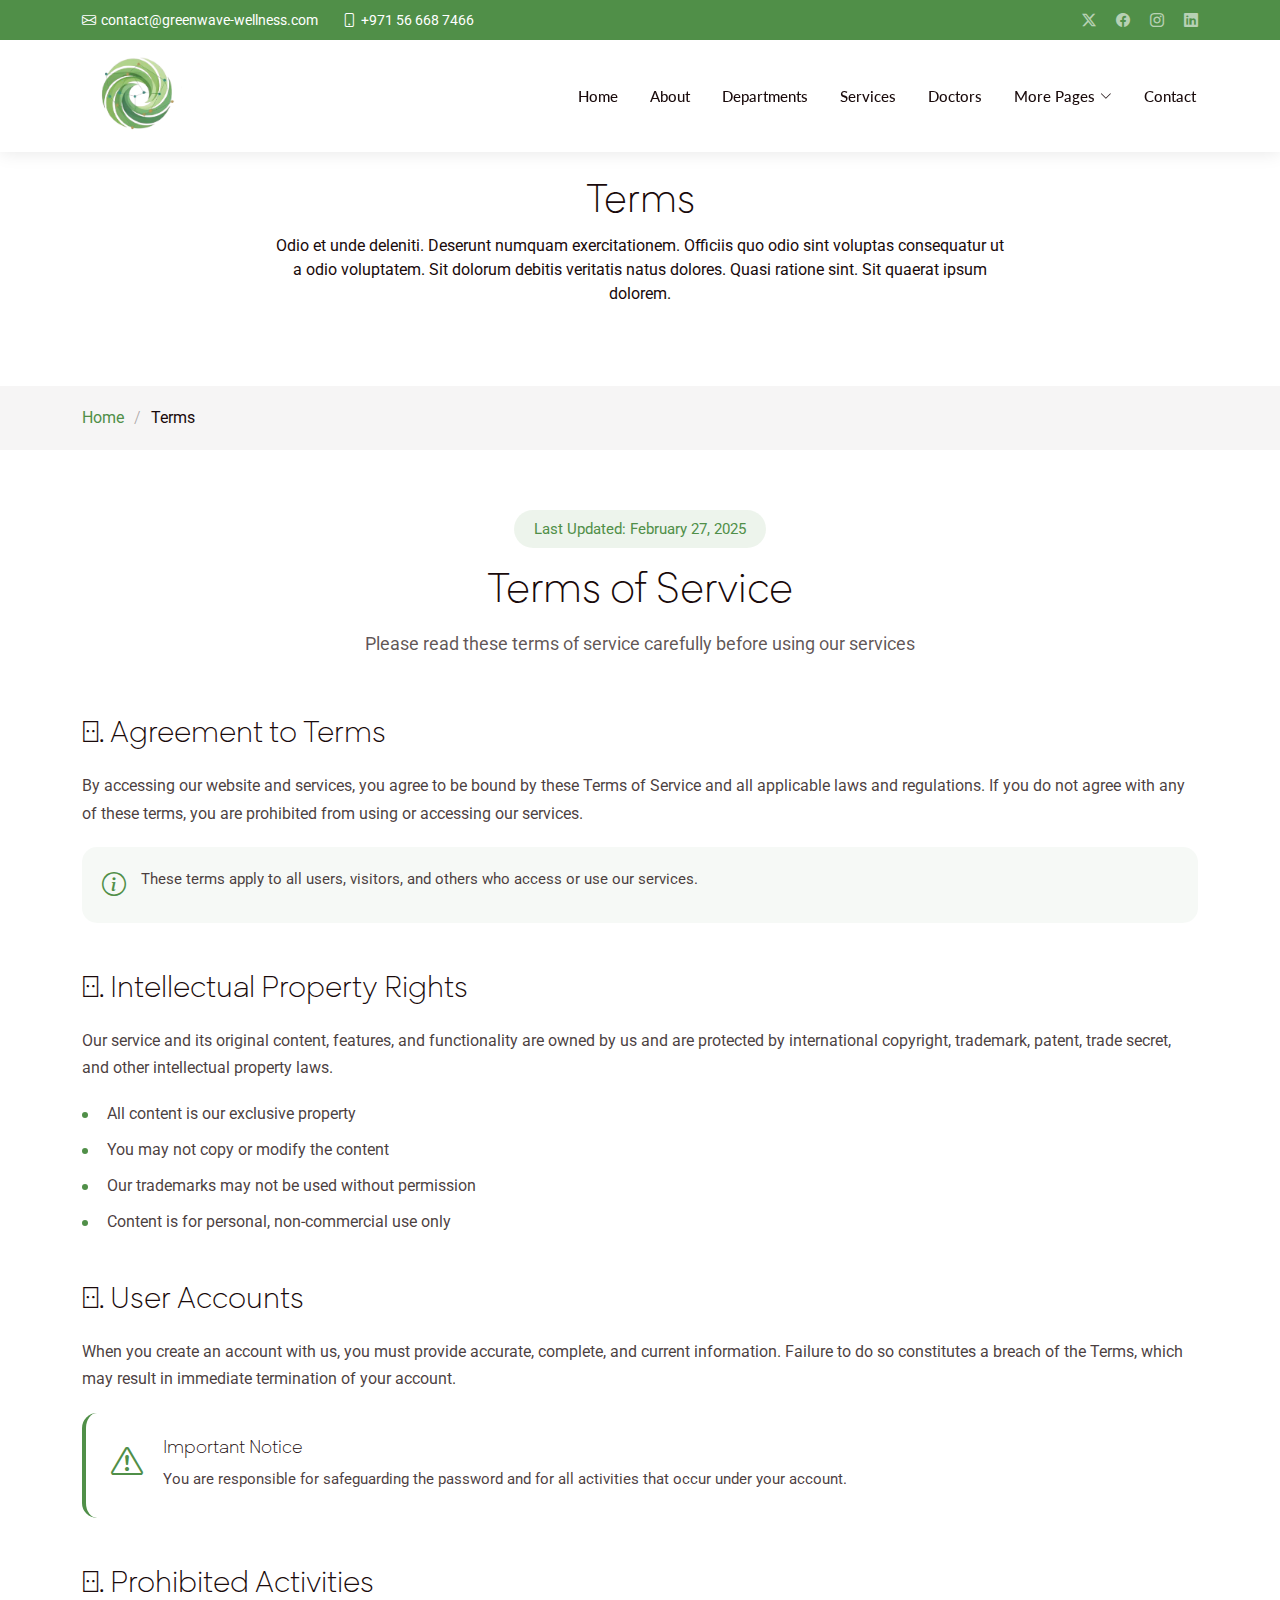
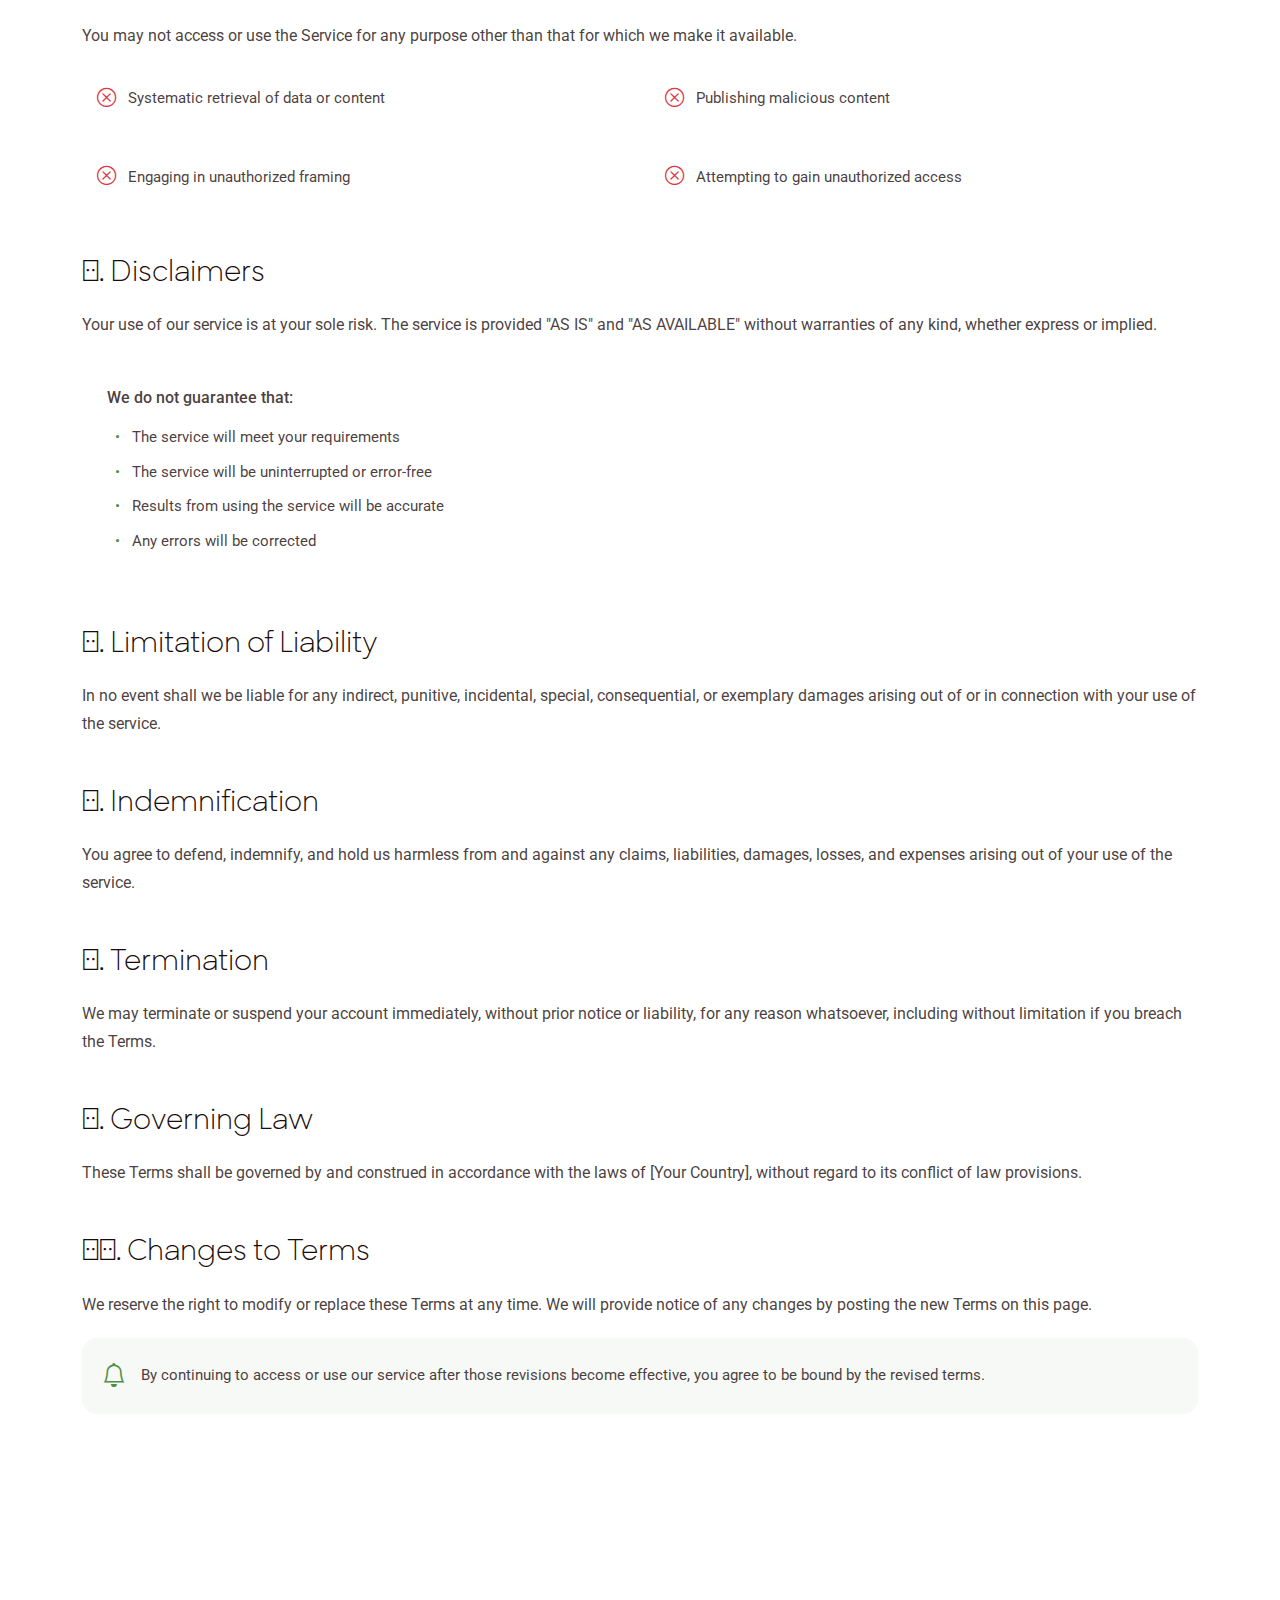
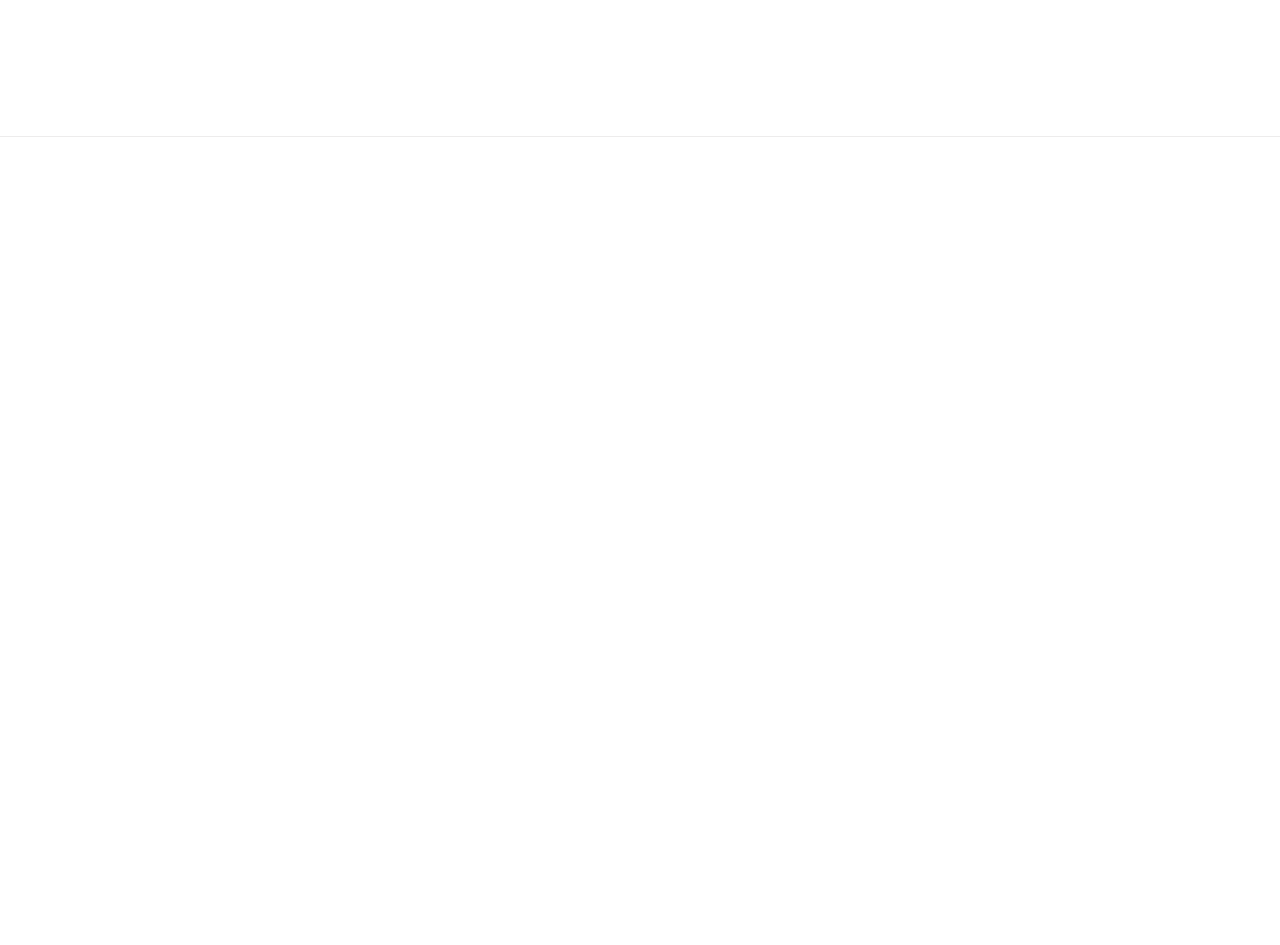
<file: terms.html>
<!DOCTYPE html>
<html lang="en">

<head>
  <meta charset="utf-8">
  <meta content="width=device-width, initial-scale=1.0" name="viewport">
  <title>Terms - Clinic Bootstrap Template</title>
  <meta name="description" content="">
  <meta name="keywords" content="">

  <!-- Favicons -->
  <link href="assets/img/favicon.png" rel="icon">
  <link href="assets/img/apple-touch-icon.png" rel="apple-touch-icon">

  <!-- Fonts -->
  <link href="https://fonts.googleapis.com" rel="preconnect">
  <link href="https://fonts.gstatic.com" rel="preconnect" crossorigin>
  <link
    href="https://fonts.googleapis.com/css2?family=Roboto:ital,wght@0,100;0,300;0,400;0,500;0,700;0,900;1,100;1,300;1,400;1,500;1,700;1,900&family=Montserrat:ital,wght@0,100;0,200;0,300;0,400;0,500;0,600;0,700;0,800;0,900;1,100;1,200;1,300;1,400;1,500;1,600;1,700;1,800;1,900&family=Lato:ital,wght@0,100;0,300;0,400;0,700;0,900;1,100;1,300;1,400;1,700;1,900&display=swap"
    rel="stylesheet">

  <!-- Vendor CSS Files -->
  <link href="assets/vendor/bootstrap/css/bootstrap.min.css" rel="stylesheet">
  <link href="assets/vendor/bootstrap-icons/bootstrap-icons.css" rel="stylesheet">
  <link href="assets/vendor/aos/aos.css" rel="stylesheet">
  <link href="assets/vendor/glightbox/css/glightbox.min.css" rel="stylesheet">
  <link href="assets/vendor/fontawesome-free/css/all.min.css" rel="stylesheet">
  <link href="assets/vendor/swiper/swiper-bundle.min.css" rel="stylesheet">

  <!-- Main CSS File -->
  <link href="assets/css/main.css" rel="stylesheet">

</head>

<body class="terms-page">

  <header id="header" class="header fixed-top">

    <div class="topbar d-flex align-items-center dark-background">
      <div class="container d-flex justify-content-center justify-content-md-between">
        <div class="contact-info d-flex align-items-center">
          <i class="bi bi-envelope d-flex align-items-center"><a
              href="mailto:contact@greenwave-wellness.com">contact@greenwave-wellness.com</a></i>
          <i class="bi bi-phone d-flex align-items-center ms-4"><span>+971 56 668 7466</span></i>
        </div>
        <div class="social-links d-none d-md-flex align-items-center">
          <a href="#!" class="twitter"><i class="bi bi-twitter-x"></i></a>
          <a href="#!" class="facebook"><i class="bi bi-facebook"></i></a>
          <a href="#!" class="instagram"><i class="bi bi-instagram"></i></a>
          <a href="#!" class="linkedin"><i class="bi bi-linkedin"></i></a>
        </div>
      </div>
    </div><!-- End Top Bar -->

    <div class="branding d-flex align-items-cente">

      <div class="container position-relative d-flex align-items-center justify-content-between">
        <a href="index.html" class="logo d-flex align-items-center">
          <img src="assets/img/logo.png" alt="Green Wave Wellness">
        </a>

        <nav id="navmenu" class="navmenu">
          <ul>
            <li><a href="index.html">Home</a></li>
            <li><a href="about.html">About</a></li>
            <li><a href="departments.html">Departments</a></li>
            <li><a href="services.html">Services</a></li>
            <li><a href="doctors.html">Doctors</a></li>
            <li class="dropdown"><a href="#"><span>More Pages</span> <i
                  class="bi bi-chevron-down toggle-dropdown"></i></a>
              <ul>
                <li><a href="department-details.html">Department Details</a></li>
                <li><a href="service-details.html">Service Details</a></li>
                <li><a href="appointment.html">Appointment</a></li>
                <li><a href="testimonials.html">Testimonials</a></li>
                <li><a href="faq.html">Frequently Asked Questions</a></li>
                <li><a href="gallery.html">Gallery</a></li>
                <li><a href="terms.html" class="active">Terms</a></li>
                <li><a href="privacy.html">Privacy</a></li>
                <li><a href="404.html">404</a></li>
              </ul>
            </li>
            <li><a href="contact.html">Contact</a></li>
          </ul>
          <i class="mobile-nav-toggle d-xl-none bi bi-list"></i>
        </nav>

      </div>

    </div>

  </header>

  <main class="main">

    <!-- Page Title -->
    <div class="page-title">
      <div class="heading">
        <div class="container">
          <div class="row d-flex justify-content-center text-center">
            <div class="col-lg-8">
              <h1 class="heading-title">Terms</h1>
              <p class="mb-0">
                Odio et unde deleniti. Deserunt numquam exercitationem. Officiis quo
                odio sint voluptas consequatur ut a odio voluptatem. Sit dolorum
                debitis veritatis natus dolores. Quasi ratione sint. Sit quaerat
                ipsum dolorem.
              </p>
            </div>
          </div>
        </div>
      </div>
      <nav class="breadcrumbs">
        <div class="container">
          <ol>
            <li><a href="index.html">Home</a></li>
            <li class="current">Terms</li>
          </ol>
        </div>
      </nav>
    </div><!-- End Page Title -->

    <!-- Terms Of Service Section -->
    <section id="terms-of-service" class="terms-of-service section">

      <div class="container" data-aos="fade-up">
        <!-- Page Header -->
        <div class="tos-header text-center" data-aos="fade-up">
          <span class="last-updated">Last Updated: February 27, 2025</span>
          <h2>Terms of Service</h2>
          <p>Please read these terms of service carefully before using our services</p>
        </div>

        <!-- Content -->
        <div class="tos-content" data-aos="fade-up" data-aos-delay="200">
          <!-- Agreement Section -->
          <div id="agreement" class="content-section">
            <h3>1. Agreement to Terms</h3>
            <p>By accessing our website and services, you agree to be bound by these Terms of Service and all applicable
              laws and regulations. If you do not agree with any of these terms, you are prohibited from using or
              accessing our services.</p>
            <div class="info-box">
              <i class="bi bi-info-circle"></i>
              <p>These terms apply to all users, visitors, and others who access or use our services.</p>
            </div>
          </div>

          <!-- Intellectual Property -->
          <div id="intellectual-property" class="content-section">
            <h3>2. Intellectual Property Rights</h3>
            <p>Our service and its original content, features, and functionality are owned by us and are protected by
              international copyright, trademark, patent, trade secret, and other intellectual property laws.</p>
            <ul class="list-items">
              <li>All content is our exclusive property</li>
              <li>You may not copy or modify the content</li>
              <li>Our trademarks may not be used without permission</li>
              <li>Content is for personal, non-commercial use only</li>
            </ul>
          </div>

          <!-- User Accounts -->
          <div id="user-accounts" class="content-section">
            <h3>3. User Accounts</h3>
            <p>When you create an account with us, you must provide accurate, complete, and current information. Failure
              to do so constitutes a breach of the Terms, which may result in immediate termination of your account.</p>
            <div class="alert-box">
              <i class="bi bi-exclamation-triangle"></i>
              <div class="alert-content">
                <h5>Important Notice</h5>
                <p>You are responsible for safeguarding the password and for all activities that occur under your
                  account.</p>
              </div>
            </div>
          </div>

          <!-- Prohibited Activities -->
          <div id="prohibited" class="content-section">
            <h3>4. Prohibited Activities</h3>
            <p>You may not access or use the Service for any purpose other than that for which we make it available.</p>
            <div class="prohibited-list">
              <div class="prohibited-item">
                <i class="bi bi-x-circle"></i>
                <span>Systematic retrieval of data or content</span>
              </div>
              <div class="prohibited-item">
                <i class="bi bi-x-circle"></i>
                <span>Publishing malicious content</span>
              </div>
              <div class="prohibited-item">
                <i class="bi bi-x-circle"></i>
                <span>Engaging in unauthorized framing</span>
              </div>
              <div class="prohibited-item">
                <i class="bi bi-x-circle"></i>
                <span>Attempting to gain unauthorized access</span>
              </div>
            </div>
          </div>

          <!-- Disclaimers -->
          <div id="disclaimer" class="content-section">
            <h3>5. Disclaimers</h3>
            <p>Your use of our service is at your sole risk. The service is provided "AS IS" and "AS AVAILABLE" without
              warranties of any kind, whether express or implied.</p>
            <div class="disclaimer-box">
              <p>We do not guarantee that:</p>
              <ul>
                <li>The service will meet your requirements</li>
                <li>The service will be uninterrupted or error-free</li>
                <li>Results from using the service will be accurate</li>
                <li>Any errors will be corrected</li>
              </ul>
            </div>
          </div>

          <!-- Limitation of Liability -->
          <div id="limitation" class="content-section">
            <h3>6. Limitation of Liability</h3>
            <p>In no event shall we be liable for any indirect, punitive, incidental, special, consequential, or
              exemplary damages arising out of or in connection with your use of the service.</p>
          </div>

          <!-- Indemnification -->
          <div id="indemnification" class="content-section">
            <h3>7. Indemnification</h3>
            <p>You agree to defend, indemnify, and hold us harmless from and against any claims, liabilities, damages,
              losses, and expenses arising out of your use of the service.</p>
          </div>

          <!-- Termination -->
          <div id="termination" class="content-section">
            <h3>8. Termination</h3>
            <p>We may terminate or suspend your account immediately, without prior notice or liability, for any reason
              whatsoever, including without limitation if you breach the Terms.</p>
          </div>

          <!-- Governing Law -->
          <div id="governing-law" class="content-section">
            <h3>9. Governing Law</h3>
            <p>These Terms shall be governed by and construed in accordance with the laws of [Your Country], without
              regard to its conflict of law provisions.</p>
          </div>

          <!-- Changes -->
          <div id="changes" class="content-section">
            <h3>10. Changes to Terms</h3>
            <p>We reserve the right to modify or replace these Terms at any time. We will provide notice of any changes
              by posting the new Terms on this page.</p>
            <div class="notice-box">
              <i class="bi bi-bell"></i>
              <p>By continuing to access or use our service after those revisions become effective, you agree to be
                bound by the revised terms.</p>
            </div>
          </div>
        </div>

        <!-- Contact Section -->
        <div class="tos-contact" data-aos="fade-up" data-aos-delay="300">
          <div class="contact-box">
            <div class="contact-icon">
              <i class="bi bi-envelope"></i>
            </div>
            <div class="contact-content">
              <h4>Questions About Terms?</h4>
              <p>If you have any questions about these Terms, please contact us.</p>
              <a href="#!" class="contact-link">Contact Support</a>
            </div>
          </div>
        </div>
      </div>

    </section><!-- /Terms Of Service Section -->

  </main>

  <footer id="footer" class="footer-16 footer position-relative">

    <div class="container">

      <div class="footer-main" data-aos="fade-up" data-aos-delay="100">
        <div class="row justify-content-center">
          <div class="col-lg-8 text-center">
            <div class="brand-section">
              <a href="index.html" class="logo d-flex align-items-center justify-content-center mb-4">
                <img src="assets/img/logo.png" alt="Green Wave Wellness">
              </a>
              <p class="brand-description">A holistic wellness center for balance, clarity, and personalized insight. Non-invasive sessions and supportive guidance.</p>

              <div class="contact-info mt-5">
                <div class="contact-item">
                  <i class="bi bi-geo-alt"></i>
                  <span>greenwave-wellness.com</span>
                </div>
                <div class="contact-item">
                  <i class="bi bi-telephone"></i>
                  <span>+971 56 668 7466</span>
                </div>
                <div class="contact-item">
                  <i class="bi bi-envelope"></i>
                  <span>contact@greenwave-wellness.com</span>
                </div>
              </div>
            </div>
          </div>
        </div>
      </div>

    </div>

    <div class="footer-bottom">
      <div class="container">
        <div class="bottom-content" data-aos="fade-up" data-aos-delay="300">
          <div class="row align-items-center">

            <div class="col-lg-6">
              <div class="copyright">
                <p>© <span class="sitename">Clinic</span>. All rights reserved.</p>
              </div>
            </div>

            <div class="col-lg-6">
              <div class="legal-links">
                <a href="#!">Privacy Policy</a>
                <a href="#!">Terms of Service</a>
                <a href="#!">Cookie Policy</a>
              </div>
            </div>

          </div>
        </div>
      </div>
    </div>

  </footer>

  <!-- Scroll Top -->
  <a href="#!" id="scroll-top" class="scroll-top d-flex align-items-center justify-content-center"><i
      class="bi bi-arrow-up-short"></i></a>

  <!-- Preloader -->
  <div id="preloader"></div>

  <!-- Vendor JS Files -->
  <script src="assets/vendor/bootstrap/js/bootstrap.bundle.min.js"></script>
  <script src="assets/vendor/php-email-form/validate.js"></script>
  <script src="assets/vendor/aos/aos.js"></script>
  <script src="assets/vendor/glightbox/js/glightbox.min.js"></script>
  <script src="assets/vendor/purecounter/purecounter_vanilla.js"></script>
  <script src="assets/vendor/swiper/swiper-bundle.min.js"></script>

  <!-- Main JS File -->
  <script src="assets/js/main.js"></script>

</body>

</html>
</file>
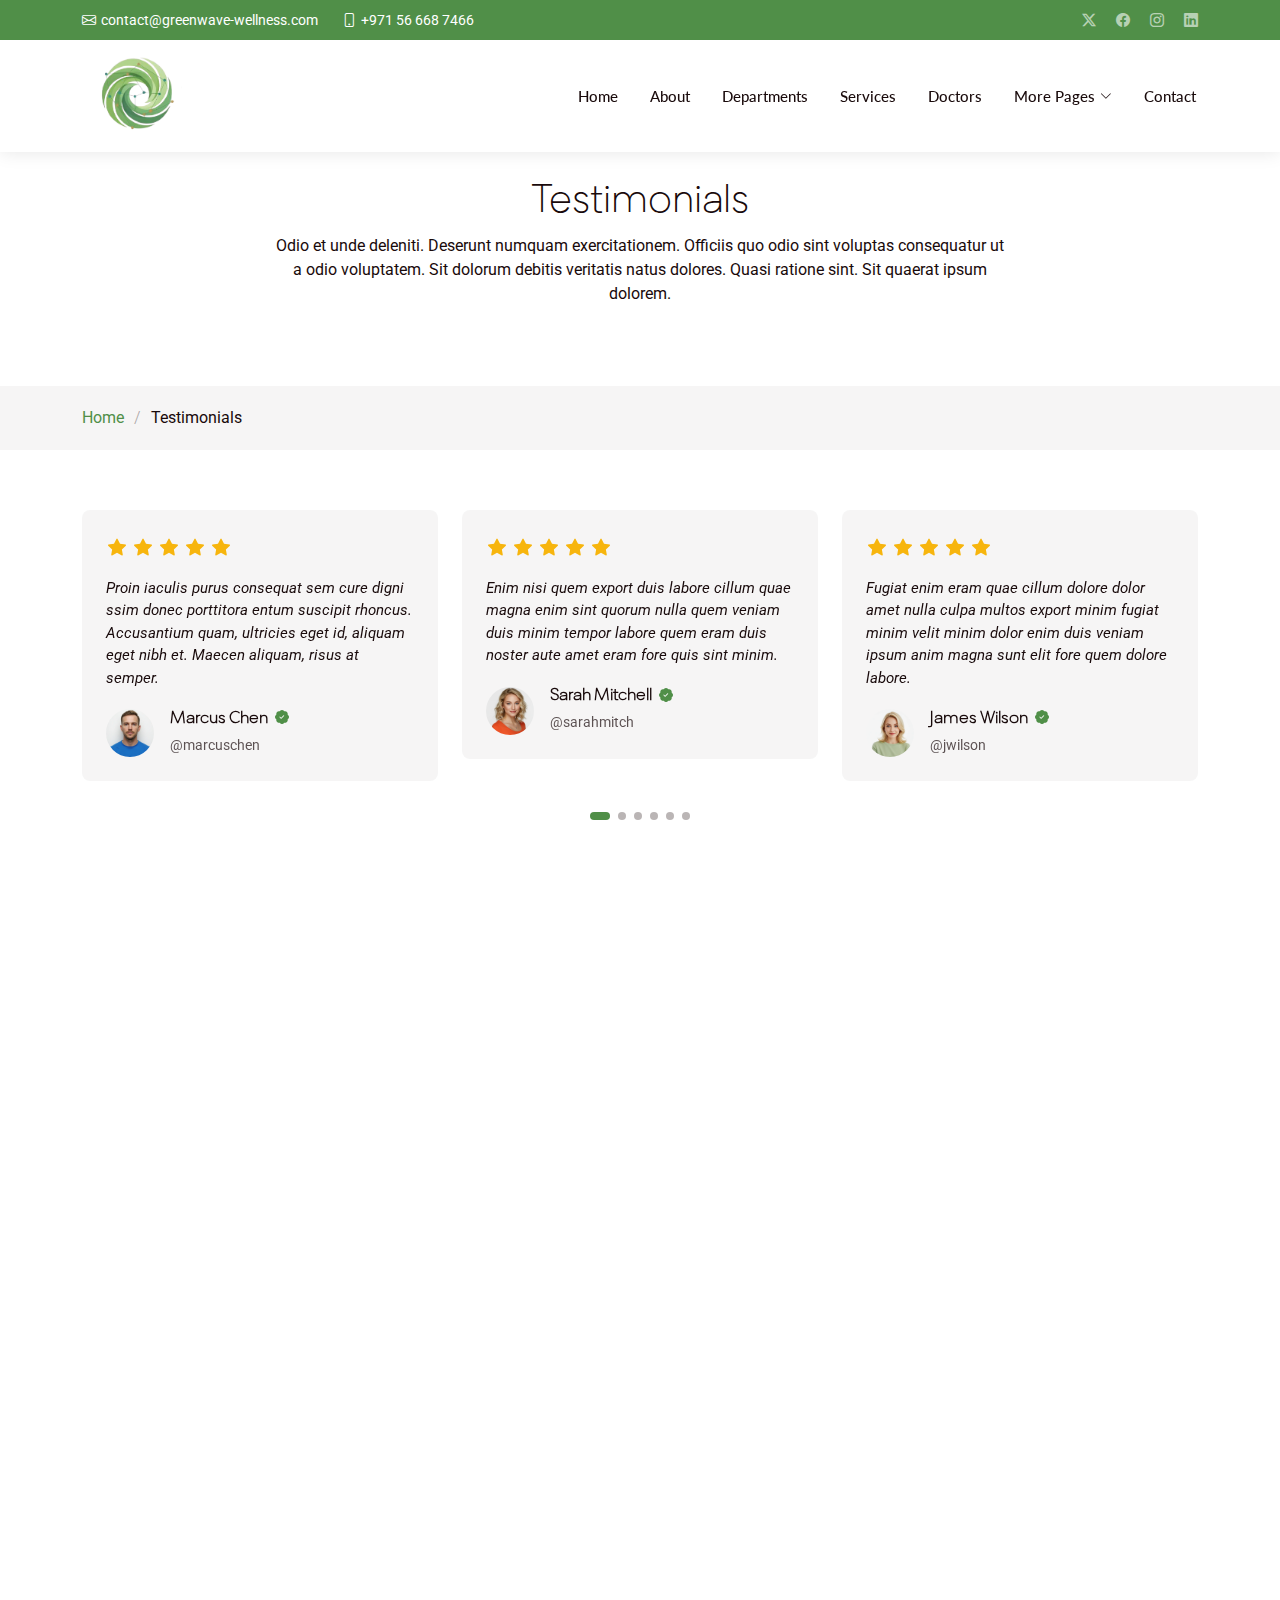
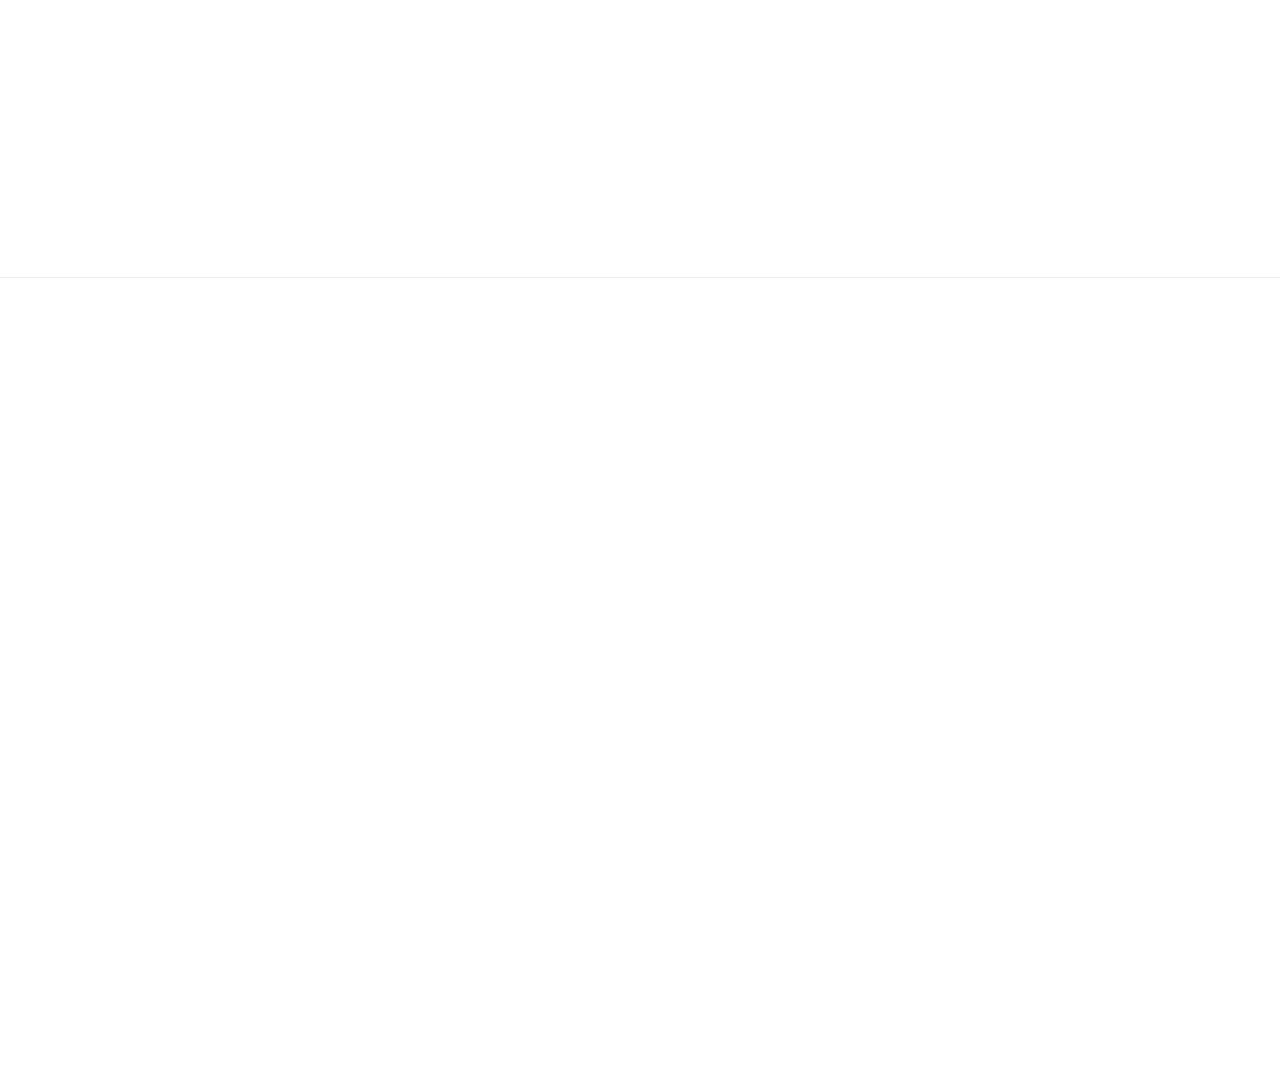
<file: testimonials.html>
<!DOCTYPE html>
<html lang="en">

<head>
  <meta charset="utf-8">
  <meta content="width=device-width, initial-scale=1.0" name="viewport">
  <title>Testimonials - Clinic Bootstrap Template</title>
  <meta name="description" content="">
  <meta name="keywords" content="">

  <!-- Favicons -->
  <link href="assets/img/favicon.png" rel="icon">
  <link href="assets/img/apple-touch-icon.png" rel="apple-touch-icon">

  <!-- Fonts -->
  <link href="https://fonts.googleapis.com" rel="preconnect">
  <link href="https://fonts.gstatic.com" rel="preconnect" crossorigin>
  <link
    href="https://fonts.googleapis.com/css2?family=Roboto:ital,wght@0,100;0,300;0,400;0,500;0,700;0,900;1,100;1,300;1,400;1,500;1,700;1,900&family=Montserrat:ital,wght@0,100;0,200;0,300;0,400;0,500;0,600;0,700;0,800;0,900;1,100;1,200;1,300;1,400;1,500;1,600;1,700;1,800;1,900&family=Lato:ital,wght@0,100;0,300;0,400;0,700;0,900;1,100;1,300;1,400;1,700;1,900&display=swap"
    rel="stylesheet">

  <!-- Vendor CSS Files -->
  <link href="assets/vendor/bootstrap/css/bootstrap.min.css" rel="stylesheet">
  <link href="assets/vendor/bootstrap-icons/bootstrap-icons.css" rel="stylesheet">
  <link href="assets/vendor/aos/aos.css" rel="stylesheet">
  <link href="assets/vendor/glightbox/css/glightbox.min.css" rel="stylesheet">
  <link href="assets/vendor/fontawesome-free/css/all.min.css" rel="stylesheet">
  <link href="assets/vendor/swiper/swiper-bundle.min.css" rel="stylesheet">

  <!-- Main CSS File -->
  <link href="assets/css/main.css" rel="stylesheet">

</head>

<body class="testimonials-page">

  <header id="header" class="header fixed-top">

    <div class="topbar d-flex align-items-center dark-background">
      <div class="container d-flex justify-content-center justify-content-md-between">
        <div class="contact-info d-flex align-items-center">
          <i class="bi bi-envelope d-flex align-items-center"><a
              href="mailto:contact@greenwave-wellness.com">contact@greenwave-wellness.com</a></i>
          <i class="bi bi-phone d-flex align-items-center ms-4"><span>+971 56 668 7466</span></i>
        </div>
        <div class="social-links d-none d-md-flex align-items-center">
          <a href="#!" class="twitter"><i class="bi bi-twitter-x"></i></a>
          <a href="#!" class="facebook"><i class="bi bi-facebook"></i></a>
          <a href="#!" class="instagram"><i class="bi bi-instagram"></i></a>
          <a href="#!" class="linkedin"><i class="bi bi-linkedin"></i></a>
        </div>
      </div>
    </div><!-- End Top Bar -->

    <div class="branding d-flex align-items-cente">

      <div class="container position-relative d-flex align-items-center justify-content-between">
        <a href="index.html" class="logo d-flex align-items-center">
          <img src="assets/img/logo.png" alt="Green Wave Wellness">
        </a>

        <nav id="navmenu" class="navmenu">
          <ul>
            <li><a href="index.html">Home</a></li>
            <li><a href="about.html">About</a></li>
            <li><a href="departments.html">Departments</a></li>
            <li><a href="services.html">Services</a></li>
            <li><a href="doctors.html">Doctors</a></li>
            <li class="dropdown"><a href="#"><span>More Pages</span> <i
                  class="bi bi-chevron-down toggle-dropdown"></i></a>
              <ul>
                <li><a href="department-details.html">Department Details</a></li>
                <li><a href="service-details.html">Service Details</a></li>
                <li><a href="appointment.html">Appointment</a></li>
                <li><a href="testimonials.html" class="active">Testimonials</a></li>
                <li><a href="faq.html">Frequently Asked Questions</a></li>
                <li><a href="gallery.html">Gallery</a></li>
                <li><a href="terms.html">Terms</a></li>
                <li><a href="privacy.html">Privacy</a></li>
                <li><a href="404.html">404</a></li>
              </ul>
            </li>
            <li><a href="contact.html">Contact</a></li>
          </ul>
          <i class="mobile-nav-toggle d-xl-none bi bi-list"></i>
        </nav>

      </div>

    </div>

  </header>

  <main class="main">

    <!-- Page Title -->
    <div class="page-title">
      <div class="heading">
        <div class="container">
          <div class="row d-flex justify-content-center text-center">
            <div class="col-lg-8">
              <h1 class="heading-title">Testimonials</h1>
              <p class="mb-0">
                Odio et unde deleniti. Deserunt numquam exercitationem. Officiis quo
                odio sint voluptas consequatur ut a odio voluptatem. Sit dolorum
                debitis veritatis natus dolores. Quasi ratione sint. Sit quaerat
                ipsum dolorem.
              </p>
            </div>
          </div>
        </div>
      </div>
      <nav class="breadcrumbs">
        <div class="container">
          <ol>
            <li><a href="index.html">Home</a></li>
            <li class="current">Testimonials</li>
          </ol>
        </div>
      </nav>
    </div><!-- End Page Title -->

    <!-- Featured Testimonials Section -->
    <section id="featured-testimonials" class="featured-testimonials section">

      <div class="container" data-aos="fade-up" data-aos-delay="100">

        <div class="testimonials-14 swiper init-swiper">
          <script type="application/json" class="swiper-config">
            {
              "loop": true,
              "speed": 600,
              "autoplay": {
                "delay": 5000
              },
              "slidesPerView": 3,
              "spaceBetween": 24,
              "pagination": {
                "el": ".swiper-pagination",
                "type": "bullets",
                "clickable": true
              },
              "breakpoints": {
                "320": {
                  "slidesPerView": 1,
                  "spaceBetween": 16
                },
                "768": {
                  "slidesPerView": 2,
                  "spaceBetween": 24
                },
                "1200": {
                  "slidesPerView": 3,
                  "spaceBetween": 24
                }
              }
            }
          </script>

          <div class="swiper-wrapper">

            <!-- Testimonial Item 1 -->
            <div class="swiper-slide">
              <div class="testimonial-item">
                <div class="stars">
                  <i class="bi bi-star-fill"></i>
                  <i class="bi bi-star-fill"></i>
                  <i class="bi bi-star-fill"></i>
                  <i class="bi bi-star-fill"></i>
                  <i class="bi bi-star-fill"></i>
                </div>
                <p>Proin iaculis purus consequat sem cure digni ssim donec porttitora entum suscipit rhoncus.
                  Accusantium quam, ultricies eget id, aliquam eget nibh et. Maecen aliquam, risus at semper.</p>
                <div class="profile">
                  <img src="assets/img/person/person-m-9.webp" class="testimonial-img" alt="" loading="lazy">
                  <div class="info">
                    <h4>Marcus Chen <i class="bi bi-patch-check-fill"></i></h4>
                    <span>@marcuschen</span>
                  </div>
                </div>
              </div>
            </div><!-- End testimonial item -->

            <!-- Testimonial Item 2 -->
            <div class="swiper-slide">
              <div class="testimonial-item">
                <div class="stars">
                  <i class="bi bi-star-fill"></i>
                  <i class="bi bi-star-fill"></i>
                  <i class="bi bi-star-fill"></i>
                  <i class="bi bi-star-fill"></i>
                  <i class="bi bi-star-fill"></i>
                </div>
                <p>Enim nisi quem export duis labore cillum quae magna enim sint quorum nulla quem veniam duis minim
                  tempor labore quem eram duis noster aute amet eram fore quis sint minim.</p>
                <div class="profile">
                  <img src="assets/img/person/person-f-5.webp" class="testimonial-img" alt="" loading="lazy">
                  <div class="info">
                    <h4>Sarah Mitchell <i class="bi bi-patch-check-fill"></i></h4>
                    <span>@sarahmitch</span>
                  </div>
                </div>
              </div>
            </div><!-- End testimonial item -->

            <!-- Testimonial Item 3 -->
            <div class="swiper-slide">
              <div class="testimonial-item">
                <div class="stars">
                  <i class="bi bi-star-fill"></i>
                  <i class="bi bi-star-fill"></i>
                  <i class="bi bi-star-fill"></i>
                  <i class="bi bi-star-fill"></i>
                  <i class="bi bi-star-fill"></i>
                </div>
                <p>Fugiat enim eram quae cillum dolore dolor amet nulla culpa multos export minim fugiat minim velit
                  minim dolor enim duis veniam ipsum anim magna sunt elit fore quem dolore labore.</p>
                <div class="profile">
                  <img src="assets/img/person/person-f-12.webp" class="testimonial-img" alt="" loading="lazy">
                  <div class="info">
                    <h4>James Wilson <i class="bi bi-patch-check-fill"></i></h4>
                    <span>@jwilson</span>
                  </div>
                </div>
              </div>
            </div><!-- End testimonial item -->

            <!-- Testimonial Item 4 -->
            <div class="swiper-slide">
              <div class="testimonial-item">
                <div class="stars">
                  <i class="bi bi-star-fill"></i>
                  <i class="bi bi-star-fill"></i>
                  <i class="bi bi-star-fill"></i>
                  <i class="bi bi-star-fill"></i>
                  <i class="bi bi-star-fill"></i>
                </div>
                <p>Quis quorum aliqua sint quem legam fore sunt eram irure aliqua veniam tempor noster veniam enim culpa
                  labore duis sunt culpa nulla illum cillum fugiat legam esse veniam culpa.</p>
                <div class="profile">
                  <img src="assets/img/person/person-m-12.webp" class="testimonial-img" alt="" loading="lazy">
                  <div class="info">
                    <h4>Emma Rodriguez <i class="bi bi-patch-check-fill"></i></h4>
                    <span>@emmarod</span>
                  </div>
                </div>
              </div>
            </div><!-- End testimonial item -->

            <!-- Testimonial Item 5 -->
            <div class="swiper-slide">
              <div class="testimonial-item">
                <div class="stars">
                  <i class="bi bi-star-fill"></i>
                  <i class="bi bi-star-fill"></i>
                  <i class="bi bi-star-fill"></i>
                  <i class="bi bi-star-fill"></i>
                  <i class="bi bi-star-fill"></i>
                </div>
                <p>Export tempor illum tamen malis malis eram quae irure esse labore quem cillum quid cillum eram malis
                  quorum velit fore eram velit sunt aliqua noster fugiat irure amet legam anim culpa.</p>
                <div class="profile">
                  <img src="assets/img/person/person-m-13.webp" class="testimonial-img" alt="" loading="lazy">
                  <div class="info">
                    <h4>David Kumar <i class="bi bi-patch-check-fill"></i></h4>
                    <span>@davidkumar</span>
                  </div>
                </div>
              </div>
            </div><!-- End testimonial item -->

            <!-- Testimonial Item 6 -->
            <div class="swiper-slide">
              <div class="testimonial-item">
                <div class="stars">
                  <i class="bi bi-star-fill"></i>
                  <i class="bi bi-star-fill"></i>
                  <i class="bi bi-star-fill"></i>
                  <i class="bi bi-star-fill"></i>
                  <i class="bi bi-star-fill"></i>
                </div>
                <p>Texit tempor illum tamen malis malis eram quae irure esse labore quem cillum quid cillum eram malis
                  quorum velit fore eram velit sunt aliqua noster fugiat irure amet legam anim culpa.</p>
                <div class="profile">
                  <img src="assets/img/person/person-f-13.webp" class="testimonial-img" alt="" loading="lazy">
                  <div class="info">
                    <h4>Sophia Lee <i class="bi bi-patch-check-fill"></i></h4>
                    <span>@sophialee</span>
                  </div>
                </div>
              </div>
            </div><!-- End testimonial item -->

          </div>

          <div class="swiper-pagination"></div>

        </div>

      </div>

    </section><!-- /Featured Testimonials Section -->

    <!-- Testimonials Section -->
    <section id="testimonials" class="testimonials section">

      <div class="container" data-aos="fade-up" data-aos-delay="100">

        <div class="row g-4">
          <!-- Testimonial Item 1 -->
          <div class="col-lg-6" data-aos="fade-up" data-aos-delay="100">
            <div class="testimonial-item">
              <div class="stars">
                <i class="bi bi-star-fill"></i>
                <i class="bi bi-star-fill"></i>
                <i class="bi bi-star-fill"></i>
                <i class="bi bi-star-fill"></i>
                <i class="bi bi-star-fill"></i>
              </div>
              <p>Lorem ipsum dolor sit amet, consectetur adipiscing elit. Fusce posuere metus vitae arcu imperdiet, id
                aliquet ante scelerisque. Sed sit amet sem vitae urna fringilla tempus.</p>
              <div class="testimonial-footer">
                <div class="testimonial-author">
                  <img src="assets/img/person/person-m-3.webp" alt="Author" class="img-fluid rounded-circle"
                    loading="lazy">
                  <div>
                    <h5>Michael Anderson</h5>
                    <span>Software Developer</span>
                  </div>
                </div>
                <div class="quote-icon">
                  <i class="bi bi-quote"></i>
                </div>
              </div>
            </div>
          </div><!-- End Testimonial Item -->

          <!-- Testimonial Item 2 -->
          <div class="col-lg-6" data-aos="fade-up" data-aos-delay="200">
            <div class="testimonial-item">
              <div class="stars">
                <i class="bi bi-star-fill"></i>
                <i class="bi bi-star-fill"></i>
                <i class="bi bi-star-fill"></i>
                <i class="bi bi-star-fill"></i>
                <i class="bi bi-star-fill"></i>
              </div>
              <p>Cras fermentum odio eu feugiat lide par naso tierra. Justo eget nada terra videa magna derita valies
                darta donna mare fermentum iaculis eu non diam phasellus.</p>
              <div class="testimonial-footer">
                <div class="testimonial-author">
                  <img src="assets/img/person/person-f-5.webp" alt="Author" class="img-fluid rounded-circle"
                    loading="lazy">
                  <div>
                    <h5>Sophia Martinez</h5>
                    <span>Marketing Specialist</span>
                  </div>
                </div>
                <div class="quote-icon">
                  <i class="bi bi-quote"></i>
                </div>
              </div>
            </div>
          </div><!-- End Testimonial Item -->

          <!-- Testimonial Item 3 -->
          <div class="col-lg-6" data-aos="fade-up" data-aos-delay="300">
            <div class="testimonial-item">
              <div class="stars">
                <i class="bi bi-star-fill"></i>
                <i class="bi bi-star-fill"></i>
                <i class="bi bi-star-fill"></i>
                <i class="bi bi-star-fill"></i>
                <i class="bi bi-star-fill"></i>
              </div>
              <p>Quisque rutrum. Aenean imperdiet. Etiam ultricies nisi vel augue. Curabitur ullamcorper ultricies nisi.
                Nam eget dui. Etiam rhoncus. Maecenas tempus, tellus eget condimentum.</p>
              <div class="testimonial-footer">
                <div class="testimonial-author">
                  <img src="assets/img/person/person-m-7.webp" alt="Author" class="img-fluid rounded-circle"
                    loading="lazy">
                  <div>
                    <h5>David Wilson</h5>
                    <span>Graphic Designer</span>
                  </div>
                </div>
                <div class="quote-icon">
                  <i class="bi bi-quote"></i>
                </div>
              </div>
            </div>
          </div><!-- End Testimonial Item -->

          <!-- Testimonial Item 4 -->
          <div class="col-lg-6" data-aos="fade-up" data-aos-delay="400">
            <div class="testimonial-item">
              <div class="stars">
                <i class="bi bi-star-fill"></i>
                <i class="bi bi-star-fill"></i>
                <i class="bi bi-star-fill"></i>
                <i class="bi bi-star-fill"></i>
                <i class="bi bi-star-fill"></i>
              </div>
              <p>Vivamus elementum semper nisi. Aenean vulputate eleifend tellus. Aenean leo ligula, porttitor eu,
                consequat vitae, eleifend ac, enim. Aliquam lorem ante, dapibus in, viverra quis.</p>
              <div class="testimonial-footer">
                <div class="testimonial-author">
                  <img src="assets/img/person/person-f-9.webp" alt="Author" class="img-fluid rounded-circle"
                    loading="lazy">
                  <div>
                    <h5>Emily Johnson</h5>
                    <span>UX Designer</span>
                  </div>
                </div>
                <div class="quote-icon">
                  <i class="bi bi-quote"></i>
                </div>
              </div>
            </div>
          </div><!-- End Testimonial Item -->

          <!-- Testimonial Item 5 -->
          <div class="col-lg-6" data-aos="fade-up" data-aos-delay="500">
            <div class="testimonial-item">
              <div class="stars">
                <i class="bi bi-star-fill"></i>
                <i class="bi bi-star-fill"></i>
                <i class="bi bi-star-fill"></i>
                <i class="bi bi-star-fill"></i>
                <i class="bi bi-star-fill"></i>
              </div>
              <p>Praesent nonummy mi in odio. Nullam accumsan lorem in dui. Cras ultricies mi eu turpis hendrerit
                fringilla. Vestibulum ante ipsum primis in faucibus orci luctus et ultrices.</p>
              <div class="testimonial-footer">
                <div class="testimonial-author">
                  <img src="assets/img/person/person-f-11.webp" alt="Author" class="img-fluid rounded-circle"
                    loading="lazy">
                  <div>
                    <h5>Olivia Thompson</h5>
                    <span>Entrepreneur</span>
                  </div>
                </div>
                <div class="quote-icon">
                  <i class="bi bi-quote"></i>
                </div>
              </div>
            </div>
          </div><!-- End Testimonial Item -->

          <!-- Testimonial Item 6 -->
          <div class="col-lg-6" data-aos="fade-up" data-aos-delay="600">
            <div class="testimonial-item">
              <div class="stars">
                <i class="bi bi-star-fill"></i>
                <i class="bi bi-star-fill"></i>
                <i class="bi bi-star-fill"></i>
                <i class="bi bi-star-fill"></i>
                <i class="bi bi-star-fill"></i>
              </div>
              <p>Donec pede justo, fringilla vel, aliquet nec, vulputate eget, arcu. In enim justo, rhoncus ut,
                imperdiet a, venenatis vitae, justo. Nullam dictum felis eu pede mollis pretium.</p>
              <div class="testimonial-footer">
                <div class="testimonial-author">
                  <img src="assets/img/person/person-m-12.webp" alt="Author" class="img-fluid rounded-circle"
                    loading="lazy">
                  <div>
                    <h5>James Taylor</h5>
                    <span>Financial Analyst</span>
                  </div>
                </div>
                <div class="quote-icon">
                  <i class="bi bi-quote"></i>
                </div>
              </div>
            </div>
          </div><!-- End Testimonial Item -->

        </div>

      </div>

    </section><!-- /Testimonials Section -->

  </main>

  <footer id="footer" class="footer-16 footer position-relative">

    <div class="container">

      <div class="footer-main" data-aos="fade-up" data-aos-delay="100">
        <div class="row justify-content-center">
          <div class="col-lg-8 text-center">
            <div class="brand-section">
              <a href="index.html" class="logo d-flex align-items-center justify-content-center mb-4">
                <img src="assets/img/logo.png" alt="Green Wave Wellness">
              </a>
              <p class="brand-description">A holistic wellness center for balance, clarity, and personalized insight. Non-invasive sessions and supportive guidance.</p>

              <div class="contact-info mt-5">
                <div class="contact-item">
                  <i class="bi bi-geo-alt"></i>
                  <span>greenwave-wellness.com</span>
                </div>
                <div class="contact-item">
                  <i class="bi bi-telephone"></i>
                  <span>+971 56 668 7466</span>
                </div>
                <div class="contact-item">
                  <i class="bi bi-envelope"></i>
                  <span>contact@greenwave-wellness.com</span>
                </div>
              </div>
            </div>
          </div>
        </div>
      </div>

    </div>

    <div class="footer-bottom">
      <div class="container">
        <div class="bottom-content" data-aos="fade-up" data-aos-delay="300">
          <div class="row align-items-center">

            <div class="col-lg-6">
              <div class="copyright">
                <p>© <span class="sitename">Clinic</span>. All rights reserved.</p>
              </div>
            </div>

            <div class="col-lg-6">
              <div class="legal-links">
                <a href="#!">Privacy Policy</a>
                <a href="#!">Terms of Service</a>
                <a href="#!">Cookie Policy</a>
              </div>
            </div>

          </div>
        </div>
      </div>
    </div>

  </footer>

  <!-- Scroll Top -->
  <a href="#!" id="scroll-top" class="scroll-top d-flex align-items-center justify-content-center"><i
      class="bi bi-arrow-up-short"></i></a>

  <!-- Preloader -->
  <div id="preloader"></div>

  <!-- Vendor JS Files -->
  <script src="assets/vendor/bootstrap/js/bootstrap.bundle.min.js"></script>
  <script src="assets/vendor/php-email-form/validate.js"></script>
  <script src="assets/vendor/aos/aos.js"></script>
  <script src="assets/vendor/glightbox/js/glightbox.min.js"></script>
  <script src="assets/vendor/purecounter/purecounter_vanilla.js"></script>
  <script src="assets/vendor/swiper/swiper-bundle.min.js"></script>

  <!-- Main JS File -->
  <script src="assets/js/main.js"></script>

</body>

</html>
</file>
<file: assets/css/main.css>
@charset "UTF-8";

/*--------------------------------------------------------------
# Custom Fonts (assets/fonts)
--------------------------------------------------------------*/
@font-face {
  font-family: "Rozanova Thin";
  src: url("../fonts/RozanovaHUM-Demo-Thin.otf") format("opentype");
  font-weight: 100;
  font-style: normal;
  font-display: swap;
}

@font-face {
  font-family: "Rozanova Semibold";
  src: url("../fonts/RozanovaHUM-Demo-SemiBold.otf") format("opentype");
  font-weight: 600;
  font-style: normal;
  font-display: swap;
}

/*--------------------------------------------------------------
# Font & Color Variables
--------------------------------------------------------------*/
/* Fonts */
:root {
  --default-font: "Roboto", system-ui, -apple-system, "Segoe UI", Roboto, "Helvetica Neue", Arial, "Noto Sans", "Liberation Sans", sans-serif, "Apple Color Emoji", "Segoe UI Emoji", "Segoe UI Symbol", "Noto Color Emoji";
  --heading-font: "Rozanova Thin", sans-serif;
  --button-font: "Rozanova Semibold", sans-serif;
  --nav-font: "Lato", sans-serif;
}

/* Global Colors */
:root {
  --background-color: #ffffff;
  --default-color: #190a0b;
  --heading-color: #190a0b;
  --accent-color: #508f48;
  --accent-background: #e4edd0;
  --surface-color: #ffffff;
  --contrast-color: #ffffff;
}

/* Nav Menu Colors */
:root {
  --nav-color: #190a0b;
  --nav-hover-color: #508f48;
  --nav-mobile-background-color: #ffffff;
  --nav-dropdown-background-color: #ffffff;
  --nav-dropdown-color: #190a0b;
  --nav-dropdown-hover-color: #508f48;
}

/* Color Presets */
.light-background {
  --background-color: #e4edd0;
  --surface-color: #ffffff;
}

.dark-background {
  --background-color: #021418;
  --default-color: #ffffff;
  --heading-color: #ffffff;
  --surface-color: #11262a;
  --contrast-color: #ffffff;
}

/* Smooth scroll */
:root {
  scroll-behavior: smooth;
}

/*--------------------------------------------------------------
# General Styling & Shared Classes
--------------------------------------------------------------*/
body {
  color: var(--default-color);
  background-color: var(--background-color);
  font-family: var(--default-font);
}

a {
  color: var(--accent-color);
  text-decoration: none;
  transition: 0.3s;
}

a:hover {
  color: color-mix(in srgb, var(--accent-color), transparent 25%);
  text-decoration: none;
}

h1,
h2,
h3,
h4,
h5,
h6 {
  color: var(--heading-color);
  font-family: var(--heading-font);
}

.btn,
button,
.btn-primary,
.btn-secondary,
.btn-outline,
.primary-cta,
.secondary-cta,
.main-cta,
.highlight-cta,
.specialty-link,
.search-btn,
.btn-view-all,
.emergency-btn,
.emergency-call {
  font-family: var(--button-font);
}

/* PHP Email Form Messages
------------------------------*/
.php-email-form .error-message {
  display: none;
  background: #df1529;
  color: #ffffff;
  text-align: left;
  padding: 15px;
  margin-bottom: 24px;
  font-weight: 600;
}

.php-email-form .sent-message {
  display: none;
  color: #ffffff;
  background: #059652;
  text-align: center;
  padding: 15px;
  margin-bottom: 24px;
  font-weight: 600;
}

.php-email-form .loading {
  display: none;
  background: var(--surface-color);
  text-align: center;
  padding: 15px;
  margin-bottom: 24px;
}

.php-email-form .loading:before {
  content: "";
  display: inline-block;
  border-radius: 50%;
  width: 24px;
  height: 24px;
  margin: 0 10px -6px 0;
  border: 3px solid var(--accent-color);
  border-top-color: var(--surface-color);
  animation: php-email-form-loading 1s linear infinite;
}

@keyframes php-email-form-loading {
  0% {
    transform: rotate(0deg);
  }

  100% {
    transform: rotate(360deg);
  }
}

/*--------------------------------------------------------------
# Global Header
--------------------------------------------------------------*/
.header {
  --background-color: rgba(255, 255, 255, 0);
  color: var(--default-color);
  transition: all 0.5s;
  z-index: 997;
  background-color: var(--background-color);
  box-shadow: 0px 0 18px rgba(0, 0, 0, 0.1);
}

.header .topbar {
  background-color: var(--accent-color);
  height: 40px;
  padding: 0;
  font-size: 14px;
  transition: all 0.5s;
}

.header .topbar .contact-info i {
  font-style: normal;
  color: var(--contrast-color);
}

.header .topbar .contact-info i a,
.header .topbar .contact-info i span {
  padding-left: 5px;
  color: var(--contrast-color);
}

@media (max-width: 575px) {

  .header .topbar .contact-info i a,
  .header .topbar .contact-info i span {
    font-size: 13px;
  }
}

.header .topbar .contact-info i a {
  line-height: 0;
  transition: 0.3s;
}

.header .topbar .contact-info i a:hover {
  color: var(--contrast-color);
  text-decoration: underline;
}

.header .topbar .social-links a {
  color: color-mix(in srgb, var(--contrast-color), transparent 40%);
  line-height: 0;
  transition: 0.3s;
  margin-left: 20px;
}

.header .topbar .social-links a:hover {
  color: var(--contrast-color);
}

.header .branding {
  min-height: 60px;
  padding: 10px 0;
}

.header .logo {
  line-height: 1;
}

.header .logo img {
  width: 100px;
  height: auto;
}

.header .logo h1 {
  font-size: 30px;
  margin: 0;
  font-weight: 600;
  color: var(--heading-color);
}

.scrolled .header .topbar {
  height: 0;
  visibility: hidden;
  overflow: hidden;
}

/* Global Header on Scroll
------------------------------*/
.scrolled .header {
  --background-color: #ffffff;
}

/*--------------------------------------------------------------
# Navigation Menu
--------------------------------------------------------------*/
/* Desktop Navigation */
@media (min-width: 1200px) {
  .navmenu {
    padding: 0;
  }

  .navmenu ul {
    margin: 0;
    padding: 0;
    display: flex;
    list-style: none;
    align-items: center;
  }

  .navmenu li {
    position: relative;
  }

  .navmenu>ul>li {
    white-space: nowrap;
    padding: 15px 14px;
  }

  .navmenu>ul>li:last-child {
    padding-right: 0;
  }

  .navmenu a,
  .navmenu a:focus {
    color: var(--nav-color);
    font-size: 15px;
    padding: 0 2px;
    font-family: var(--nav-font);
    font-weight: 500;
    display: flex;
    align-items: center;
    justify-content: space-between;
    white-space: nowrap;
    transition: 0.3s;
    position: relative;
  }

  .navmenu a i,
  .navmenu a:focus i {
    font-size: 12px;
    line-height: 0;
    margin-left: 5px;
    transition: 0.3s;
  }

  .navmenu>ul>li>a:before {
    content: "";
    position: absolute;
    width: 100%;
    height: 2px;
    bottom: -6px;
    left: 0;
    background-color: var(--accent-color);
    visibility: hidden;
    width: 0px;
    transition: all 0.3s ease-in-out 0s;
  }

  .navmenu a:hover:before,
  .navmenu li:hover>a:before,
  .navmenu .active:before {
    visibility: visible;
    width: 100%;
  }

  .navmenu li:hover>a,
  .navmenu .active,
  .navmenu .active:focus {
    color: var(--nav-hover-color);
  }

  .navmenu .dropdown ul {
    margin: 0;
    padding: 10px 0;
    background: var(--nav-dropdown-background-color);
    display: block;
    position: absolute;
    visibility: hidden;
    left: 14px;
    top: 130%;
    opacity: 0;
    transition: 0.3s;
    border-radius: 4px;
    z-index: 99;
    box-shadow: 0px 0px 30px rgba(0, 0, 0, 0.1);
  }

  .navmenu .dropdown ul li {
    min-width: 200px;
  }

  .navmenu .dropdown ul a {
    padding: 10px 20px;
    font-size: 15px;
    text-transform: none;
    color: var(--nav-dropdown-color);
  }

  .navmenu .dropdown ul a i {
    font-size: 12px;
  }

  .navmenu .dropdown ul a:hover,
  .navmenu .dropdown ul .active:hover,
  .navmenu .dropdown ul li:hover>a {
    color: var(--nav-dropdown-hover-color);
  }

  .navmenu .dropdown:hover>ul {
    opacity: 1;
    top: 100%;
    visibility: visible;
  }

  .navmenu .dropdown .dropdown ul {
    top: 0;
    left: -90%;
    visibility: hidden;
  }

  .navmenu .dropdown .dropdown:hover>ul {
    opacity: 1;
    top: 0;
    left: -100%;
    visibility: visible;
  }
}

/* Mobile Navigation */
@media (max-width: 1199px) {
  .mobile-nav-toggle {
    color: var(--nav-color);
    font-size: 28px;
    line-height: 0;
    margin-right: 10px;
    cursor: pointer;
    transition: color 0.3s;
  }

  .navmenu {
    padding: 0;
    z-index: 9997;
  }

  .navmenu ul {
    display: none;
    list-style: none;
    position: absolute;
    inset: 60px 20px 20px 20px;
    padding: 10px 0;
    margin: 0;
    border-radius: 6px;
    background-color: var(--nav-mobile-background-color);
    border: 1px solid color-mix(in srgb, var(--default-color), transparent 90%);
    box-shadow: none;
    overflow-y: auto;
    transition: 0.3s;
    z-index: 9998;
  }

  .navmenu a,
  .navmenu a:focus {
    color: var(--nav-dropdown-color);
    padding: 10px 20px;
    font-family: var(--nav-font);
    font-size: 17px;
    font-weight: 500;
    display: flex;
    align-items: center;
    justify-content: space-between;
    white-space: nowrap;
    transition: 0.3s;
  }

  .navmenu a i,
  .navmenu a:focus i {
    font-size: 12px;
    line-height: 0;
    margin-left: 5px;
    width: 30px;
    height: 30px;
    display: flex;
    align-items: center;
    justify-content: center;
    border-radius: 50%;
    transition: 0.3s;
    background-color: color-mix(in srgb, var(--accent-color), transparent 90%);
  }

  .navmenu a i:hover,
  .navmenu a:focus i:hover {
    background-color: var(--accent-color);
    color: var(--contrast-color);
  }

  .navmenu a:hover,
  .navmenu .active,
  .navmenu .active:focus {
    color: var(--nav-dropdown-hover-color);
  }

  .navmenu .active i,
  .navmenu .active:focus i {
    background-color: var(--accent-color);
    color: var(--contrast-color);
    transform: rotate(180deg);
  }

  .navmenu .dropdown ul {
    position: static;
    display: none;
    z-index: 99;
    padding: 10px 0;
    margin: 10px 20px;
    background-color: var(--nav-dropdown-background-color);
    transition: all 0.5s ease-in-out;
  }

  .navmenu .dropdown ul ul {
    background-color: rgba(33, 37, 41, 0.1);
  }

  .navmenu .dropdown>.dropdown-active {
    display: block;
    background-color: rgba(33, 37, 41, 0.03);
  }

  .mobile-nav-active {
    overflow: hidden;
  }

  .mobile-nav-active .mobile-nav-toggle {
    color: #fff;
    position: absolute;
    font-size: 32px;
    top: 15px;
    right: 15px;
    margin-right: 0;
    z-index: 9999;
  }

  .mobile-nav-active .navmenu {
    position: fixed;
    overflow: hidden;
    inset: 0;
    background: rgba(33, 37, 41, 0.8);
    transition: 0.3s;
  }

  .mobile-nav-active .navmenu>ul {
    display: block;
  }
}

/*--------------------------------------------------------------
# Global Footer
--------------------------------------------------------------*/
.footer-16 {
  background: var(--background-color);
  color: var(--default-color);
  font-size: 15px;
  padding: 100px 0 0;
  border-top: 1px solid color-mix(in srgb, var(--default-color), transparent 92%);
}

.footer-16 .footer-main {
  margin-bottom: 80px;
}

.footer-16 .brand-section .logo {
  text-decoration: none;
}

.footer-16 .brand-section .logo img {
  width: 200px;
  height: auto;
}

.footer-16 .brand-section .logo .sitename {
  font-family: var(--heading-font);
  font-size: 32px;
  font-weight: 300;
  color: var(--heading-color);
  letter-spacing: -0.5px;
}

.footer-16 .brand-section .brand-description {
  font-size: 18px;
  line-height: 1.7;
  color: color-mix(in srgb, var(--default-color), transparent 25%);
  font-weight: 300;
  max-width: 380px;
  margin: 0 auto;
}

.footer-16 .brand-section .contact-info {
  display: inline-block;
  text-align: left;
}

.footer-16 .brand-section .contact-info .contact-item {
  display: flex;
  align-items: flex-start;
  margin-bottom: 16px;
  font-size: 15px;
  color: color-mix(in srgb, var(--default-color), transparent 20%);
}

.footer-16 .brand-section .contact-info .contact-item i {
  font-size: 16px;
  color: var(--accent-color);
  margin-right: 12px;
  margin-top: 3px;
  flex-shrink: 0;
}

.footer-16 .brand-section .contact-info .contact-item span {
  line-height: 1.6;
}

.footer-16 .footer-nav-wrapper {
  padding-left: 60px;
}

@media (max-width: 991px) {
  .footer-16 .footer-nav-wrapper {
    padding-left: 0;
    margin-top: 50px;
  }
}

.footer-16 .nav-column {
  margin-bottom: 40px;
}

.footer-16 .nav-column h6 {
  font-family: var(--heading-font);
  font-size: 16px;
  font-weight: 400;
  color: var(--heading-color);
  margin-bottom: 24px;
  letter-spacing: 0.3px;
}

.footer-16 .nav-column .footer-nav {
  display: flex;
  flex-direction: column;
  gap: 12px;
}

.footer-16 .nav-column .footer-nav a {
  color: color-mix(in srgb, var(--default-color), transparent 30%);
  text-decoration: none;
  font-size: 15px;
  font-weight: 300;
  transition: all 0.3s ease;
  line-height: 1.4;
}

.footer-16 .nav-column .footer-nav a:hover {
  color: var(--accent-color);
  transform: translateX(4px);
}

.footer-16 .footer-social {
  padding: 50px 0;
  border-top: 1px solid color-mix(in srgb, var(--default-color), transparent 94%);
  border-bottom: 1px solid color-mix(in srgb, var(--default-color), transparent 94%);
}

.footer-16 .footer-social .newsletter-section h5 {
  font-family: var(--heading-font);
  font-size: 20px;
  font-weight: 300;
  color: var(--heading-color);
  margin-bottom: 12px;
  letter-spacing: -0.2px;
}

.footer-16 .footer-social .newsletter-section p {
  font-size: 16px;
  color: color-mix(in srgb, var(--default-color), transparent 35%);
  margin: 0;
  line-height: 1.6;
  max-width: 340px;
}

.footer-16 .footer-social .social-section {
  display: flex;
  justify-content: flex-end;
}

@media (max-width: 991px) {
  .footer-16 .footer-social .social-section {
    justify-content: flex-start;
    margin-top: 30px;
  }
}

.footer-16 .footer-social .social-links {
  display: flex;
  gap: 32px;
  align-items: center;
}

@media (max-width: 576px) {
  .footer-16 .footer-social .social-links {
    gap: 20px;
    flex-wrap: wrap;
  }
}

.footer-16 .footer-social .social-links .social-link {
  display: flex;
  align-items: center;
  gap: 8px;
  text-decoration: none;
  color: color-mix(in srgb, var(--default-color), transparent 40%);
  font-size: 14px;
  font-weight: 400;
  transition: all 0.3s ease;
}

.footer-16 .footer-social .social-links .social-link i {
  font-size: 18px;
  transition: all 0.3s ease;
}

.footer-16 .footer-social .social-links .social-link span {
  transition: all 0.3s ease;
}

.footer-16 .footer-social .social-links .social-link:hover {
  color: var(--accent-color);
  transform: translateY(-2px);
}

.footer-16 .footer-social .social-links .social-link:hover i {
  transform: scale(1.1);
}

.footer-16 .footer-bottom {
  padding: 30px 0;
}

.footer-16 .footer-bottom .copyright p {
  margin: 0;
  font-size: 14px;
  color: color-mix(in srgb, var(--default-color), transparent 45%);
  font-weight: 300;
}

.footer-16 .footer-bottom .copyright p .sitename {
  color: var(--heading-color);
  font-weight: 400;
}

.footer-16 .footer-bottom .legal-links {
  display: flex;
  align-items: center;
  justify-content: flex-end;
  gap: 24px;
}

@media (max-width: 991px) {
  .footer-16 .footer-bottom .legal-links {
    justify-content: flex-start;
    margin-top: 20px;
    flex-wrap: wrap;
  }
}

.footer-16 .footer-bottom .legal-links a {
  font-size: 13px;
  color: color-mix(in srgb, var(--default-color), transparent 50%);
  text-decoration: none;
  font-weight: 300;
  transition: color 0.3s ease;
}

.footer-16 .footer-bottom .legal-links a:hover {
  color: var(--accent-color);
}

.footer-16 .footer-bottom .legal-links .credits {
  font-size: 12px;
  color: color-mix(in srgb, var(--default-color), transparent 60%);
  margin-left: 8px;
  padding-left: 24px;
  border-left: 1px solid color-mix(in srgb, var(--default-color), transparent 90%);
}

@media (max-width: 576px) {
  .footer-16 .footer-bottom .legal-links .credits {
    margin-left: 0;
    padding-left: 0;
    border-left: none;
    width: 100%;
    margin-top: 12px;
  }
}

.footer-16 .footer-bottom .legal-links .credits a {
  color: var(--accent-color);
  font-size: 12px;
}

.footer-16 .footer-bottom .legal-links .credits a:hover {
  text-decoration: underline;
}

@media (max-width: 768px) {
  .footer-16 {
    padding: 70px 0 0;
  }

  .footer-16 .brand-section {
    text-align: center;
    margin-bottom: 50px;
  }

  .footer-16 .brand-section .brand-description {
    max-width: none;
  }

  .footer-16 .brand-section .contact-info {
    text-align: left;
    display: inline-block;
  }

  .footer-16 .footer-nav-wrapper .nav-column {
    text-align: left;
  }

  .footer-16 .footer-nav-wrapper .nav-column h6 {
    margin-bottom: 16px;
  }

  .footer-16 .footer-nav-wrapper .nav-column .footer-nav {
    gap: 10px;
  }

  .footer-16 .footer-social {
    text-align: center;
  }

  .footer-16 .footer-social .newsletter-section p {
    max-width: none;
  }

  .footer-16 .footer-social .social-links {
    justify-content: center;
  }

  .footer-16 .footer-bottom {
    text-align: center;
  }

  .footer-16 .footer-bottom .legal-links {
    justify-content: center;
  }
}

/*--------------------------------------------------------------
# Preloader
--------------------------------------------------------------*/
#preloader {
  position: fixed;
  inset: 0;
  z-index: 9999;
  overflow: hidden;
  background-color: var(--background-color);
  transition: all 0.6s ease-out;
  width: 100%;
  height: 100vh;
}

#preloader:before,
#preloader:after {
  content: "";
  position: absolute;
  border: 4px solid var(--accent-color);
  border-radius: 50%;
  animation: animate-preloader 2s cubic-bezier(0, 0.2, 0.8, 1) infinite;
}

#preloader:after {
  animation-delay: -0.5s;
}

@keyframes animate-preloader {
  0% {
    width: 10px;
    height: 10px;
    top: calc(50% - 5px);
    left: calc(50% - 5px);
    opacity: 1;
  }

  100% {
    width: 72px;
    height: 72px;
    top: calc(50% - 36px);
    left: calc(50% - 36px);
    opacity: 0;
  }
}

/*--------------------------------------------------------------
# Scroll Top Button
--------------------------------------------------------------*/
.scroll-top {
  position: fixed;
  visibility: hidden;
  opacity: 0;
  right: 15px;
  bottom: -15px;
  z-index: 99999;
  background-color: var(--accent-color);
  width: 44px;
  height: 44px;
  border-radius: 50px;
  transition: all 0.4s;
}

.scroll-top i {
  font-size: 24px;
  color: var(--contrast-color);
  line-height: 0;
}

.scroll-top:hover {
  background-color: color-mix(in srgb, var(--accent-color), transparent 20%);
  color: var(--contrast-color);
}

.scroll-top.active {
  visibility: visible;
  opacity: 1;
  bottom: 15px;
}

/*--------------------------------------------------------------
# Disable aos animation delay on mobile devices
--------------------------------------------------------------*/
@media screen and (max-width: 768px) {
  [data-aos-delay] {
    transition-delay: 0 !important;
  }
}

/*--------------------------------------------------------------
# Global Page Titles & Breadcrumbs
--------------------------------------------------------------*/
.page-title {
  color: var(--default-color);
  background-color: var(--background-color);
  position: relative;
  padding-top: 100px;
}

.page-title .heading {
  padding: 80px 0;
}

.page-title .heading h1 {
  font-size: 38px;
  font-weight: 500;
}

.page-title nav {
  background-color: color-mix(in srgb, var(--default-color), transparent 96%);
  padding: 20px 0;
}

.page-title nav ol {
  display: flex;
  flex-wrap: wrap;
  list-style: none;
  padding: 0;
  margin: 0;
  font-size: 16px;
  font-weight: 400;
}

.page-title nav ol li+li {
  padding-left: 10px;
}

.page-title nav ol li+li::before {
  content: "/";
  display: inline-block;
  padding-right: 10px;
  color: color-mix(in srgb, var(--default-color), transparent 70%);
}

/*--------------------------------------------------------------
# Global Sections
--------------------------------------------------------------*/
section,
.section {
  color: var(--default-color);
  background-color: var(--background-color);
  padding: 60px 0;
  scroll-margin-top: 90px;
  overflow: clip;
}

@media (max-width: 1199px) {

  section,
  .section {
    scroll-margin-top: 66px;
  }
}

/*--------------------------------------------------------------
# Global Section Titles
--------------------------------------------------------------*/
.section-title {
  text-align: center;
  padding-bottom: 60px;
  position: relative;
}

.section-title h2 {
  font-size: 32px;
  font-weight: 500;
  margin-bottom: 20px;
  padding-bottom: 20px;
  position: relative;
}

.section-title h2:before {
  content: "";
  position: absolute;
  display: block;
  width: 160px;
  height: 1px;
  background: color-mix(in srgb, var(--default-color), transparent 60%);
  left: 0;
  right: 0;
  bottom: 1px;
  margin: auto;
}

.section-title h2::after {
  content: "";
  position: absolute;
  display: block;
  width: 60px;
  height: 3px;
  background: var(--accent-color);
  left: 0;
  right: 0;
  bottom: 0;
  margin: auto;
}

.section-title p {
  margin-bottom: 0;
}

/*--------------------------------------------------------------
# Hero Section
--------------------------------------------------------------*/
.hero {
  position: relative;
  min-height: 100vh;
  display: flex;
  align-items: center;
  background: linear-gradient(135deg, var(--surface-color) 0%, color-mix(in srgb, var(--accent-color), transparent 95%) 100%);
  overflow: hidden;
}

.hero::before {
  content: "";
  position: absolute;
  top: 0;
  left: 0;
  right: 0;
  bottom: 0;
  background: url("../img/bg/abstract-bg-3.webp") center/cover;
  opacity: 0.08;
  z-index: 0;
}

.hero .container {
  position: relative;
  z-index: 1;
}

.hero .hero-content {
  padding: 2rem 0;
}

.hero .hero-content .trust-badges {
  display: flex;
  gap: 1.5rem;
  flex-wrap: wrap;
}

.hero .hero-content .trust-badges .badge-item {
  display: flex;
  align-items: center;
  gap: 0.5rem;
  padding: 0.5rem 1rem;
  background: color-mix(in srgb, var(--accent-color), transparent 90%);
  border-radius: 50px;
  color: var(--accent-color);
  font-size: 0.875rem;
  font-weight: 500;
}

.hero .hero-content .trust-badges .badge-item i {
  font-size: 1rem;
}

@media (max-width: 576px) {
  .hero .hero-content .trust-badges {
    gap: 0.75rem;
  }

  .hero .hero-content .trust-badges .badge-item {
    font-size: 0.75rem;
    padding: 0.4rem 0.8rem;
  }
}

.hero .hero-content h1 {
  font-size: 3.5rem;
  font-weight: 700;
  line-height: 1.2;
  margin: 1.5rem 0;
  color: var(--heading-color);
}

.hero .hero-content h1 .highlight {
  color: var(--accent-color);
  position: relative;
}

.hero .hero-content h1 .highlight::after {
  content: "";
  position: absolute;
  bottom: 0;
  left: 0;
  right: 0;
  height: 3px;
  background: var(--accent-color);
  border-radius: 2px;
}

@media (max-width: 992px) {
  .hero .hero-content h1 {
    font-size: 2.5rem;
  }
}

@media (max-width: 576px) {
  .hero .hero-content h1 {
    font-size: 2rem;
  }
}

.hero .hero-content .hero-description {
  font-size: 1.125rem;
  line-height: 1.7;
  color: color-mix(in srgb, var(--default-color), transparent 20%);
  margin-bottom: 2rem;
  max-width: 500px;
}

.hero .hero-content .hero-stats {
  display: flex;
  gap: 2rem;
}

.hero .hero-content .hero-stats .stat-item {
  text-align: left;
}

.hero .hero-content .hero-stats .stat-item h3 {
  font-size: 2rem;
  font-weight: 700;
  color: var(--accent-color);
  margin: 0;
  line-height: 1;
}

.hero .hero-content .hero-stats .stat-item p {
  color: color-mix(in srgb, var(--default-color), transparent 30%);
  margin: 0.25rem 0 0 0;
  font-size: 0.875rem;
  font-weight: 500;
}

@media (max-width: 576px) {
  .hero .hero-content .hero-stats {
    gap: 1rem;
  }

  .hero .hero-content .hero-stats .stat-item h3 {
    font-size: 1.5rem;
  }
}

.hero .hero-content .hero-actions {
  display: flex;
  gap: 1rem;
  align-items: center;
  margin-bottom: 2rem;
}

.hero .hero-content .hero-actions .btn {
  padding: 1rem 2rem;
  font-weight: 600;
  border-radius: 50px;
  text-decoration: none;
  display: inline-flex;
  align-items: center;
  transition: all 0.3s ease;
  border: 2px solid transparent;
}

.hero .hero-content .hero-actions .btn.btn-primary {
  background: var(--accent-color);
  color: var(--contrast-color);
}

.hero .hero-content .hero-actions .btn.btn-primary:hover {
  background: color-mix(in srgb, var(--accent-color), black 10%);
  transform: translateY(-2px);
}

.hero .hero-content .hero-actions .btn.btn-outline {
  color: var(--accent-color);
  border-color: var(--accent-color);
  background: transparent;
}

.hero .hero-content .hero-actions .btn.btn-outline:hover {
  background: var(--accent-color);
  color: var(--contrast-color);
}

@media (max-width: 576px) {
  .hero .hero-content .hero-actions {
    flex-direction: column;
    align-items: stretch;
  }

  .hero .hero-content .hero-actions .btn {
    text-align: center;
    justify-content: center;
  }
}

.hero .hero-content .emergency-contact {
  display: flex;
  align-items: center;
  gap: 1rem;
  padding: 1rem;
  background: color-mix(in srgb, var(--surface-color), transparent 50%);
  border: 1px solid color-mix(in srgb, var(--accent-color), transparent 80%);
  border-radius: 12px;
  backdrop-filter: blur(10px);
}

.hero .hero-content .emergency-contact .emergency-icon {
  width: 50px;
  height: 50px;
  background: var(--accent-color);
  color: var(--contrast-color);
  border-radius: 50%;
  display: flex;
  align-items: center;
  justify-content: center;
  font-size: 1.25rem;
}

.hero .hero-content .emergency-contact .emergency-info small {
  display: block;
  color: color-mix(in srgb, var(--default-color), transparent 40%);
  font-size: 0.75rem;
  margin-bottom: 0.25rem;
}

.hero .hero-content .emergency-contact .emergency-info strong {
  color: var(--heading-color);
  font-size: 1.125rem;
  font-weight: 600;
}

.hero .hero-visual {
  position: relative;
  height: 600px;
}

.hero .hero-visual .main-image {
  position: relative;
  height: 100%;
  border-radius: 20px;
  overflow: hidden;
  box-shadow: 0 20px 60px color-mix(in srgb, var(--default-color), transparent 85%);
}

.hero .hero-visual .main-image img {
  width: 100%;
  height: 100%;
  object-fit: cover;
}

.hero .hero-visual .main-image .floating-card {
  position: absolute;
  background: var(--surface-color);
  padding: 1.5rem;
  border-radius: 16px;
  box-shadow: 0 15px 40px color-mix(in srgb, var(--default-color), transparent 85%);
  backdrop-filter: blur(10px);
  border: 1px solid color-mix(in srgb, var(--default-color), transparent 90%);
}

.hero .hero-visual .main-image .floating-card.appointment-card {
  top: 20px;
  right: 20px;
  display: flex;
  align-items: center;
  gap: 1rem;
  min-width: 200px;
}

.hero .hero-visual .main-image .floating-card.appointment-card .card-icon {
  width: 50px;
  height: 50px;
  background: color-mix(in srgb, var(--accent-color), transparent 90%);
  color: var(--accent-color);
  border-radius: 12px;
  display: flex;
  align-items: center;
  justify-content: center;
  font-size: 1.25rem;
}

.hero .hero-visual .main-image .floating-card.appointment-card .card-content h6 {
  margin: 0 0 0.25rem 0;
  color: var(--heading-color);
  font-weight: 600;
  font-size: 0.875rem;
}

.hero .hero-visual .main-image .floating-card.appointment-card .card-content p {
  margin: 0 0 0.25rem 0;
  color: var(--default-color);
  font-weight: 600;
  font-size: 1rem;
}

.hero .hero-visual .main-image .floating-card.appointment-card .card-content small {
  color: color-mix(in srgb, var(--default-color), transparent 40%);
  font-size: 0.75rem;
}

.hero .hero-visual .main-image .floating-card.rating-card {
  bottom: 20px;
  left: 20px;
  text-align: center;
  min-width: 140px;
}

.hero .hero-visual .main-image .floating-card.rating-card .rating-stars {
  color: #ffc107;
  margin-bottom: 0.5rem;
}

.hero .hero-visual .main-image .floating-card.rating-card .rating-stars i {
  font-size: 1rem;
}

.hero .hero-visual .main-image .floating-card.rating-card h6 {
  margin: 0 0 0.25rem 0;
  color: var(--heading-color);
  font-weight: 700;
  font-size: 1.125rem;
}

.hero .hero-visual .main-image .floating-card.rating-card small {
  color: color-mix(in srgb, var(--default-color), transparent 40%);
  font-size: 0.75rem;
}

@media (max-width: 768px) {
  .hero .hero-visual .main-image .floating-card.appointment-card {
    right: 10px;
    top: 10px;
    padding: 1rem;
    min-width: 160px;
  }

  .hero .hero-visual .main-image .floating-card.rating-card {
    left: 10px;
    bottom: 10px;
    padding: 1rem;
    min-width: 120px;
  }
}

.hero .hero-visual .background-elements {
  position: absolute;
  top: 0;
  left: 0;
  right: 0;
  bottom: 0;
  z-index: -1;
}

.hero .hero-visual .background-elements .element {
  position: absolute;
  border-radius: 50%;
  background: var(--accent-color);
  opacity: 0.1;
}

.hero .hero-visual .background-elements .element.element-1 {
  width: 200px;
  height: 200px;
  top: -50px;
  left: -50px;
  animation: float1 6s ease-in-out infinite;
}

.hero .hero-visual .background-elements .element.element-2 {
  width: 150px;
  height: 150px;
  bottom: -30px;
  right: -30px;
  animation: float2 8s ease-in-out infinite;
}

.hero .hero-visual .background-elements .element.element-3 {
  width: 100px;
  height: 100px;
  top: 50%;
  left: -25px;
  transform: translateY(-50%);
  animation: float3 7s ease-in-out infinite;
}

@media (max-width: 992px) {
  .hero .hero-visual {
    height: 400px;
    margin-top: 2rem;
  }
}

@keyframes float1 {

  0%,
  100% {
    transform: translateY(0px) rotate(0deg);
  }

  50% {
    transform: translateY(-20px) rotate(180deg);
  }
}

@keyframes float2 {

  0%,
  100% {
    transform: translateY(0px) rotate(0deg);
  }

  50% {
    transform: translateY(-15px) rotate(-180deg);
  }
}

@keyframes float3 {

  0%,
  100% {
    transform: translateY(-50%) rotate(0deg);
  }

  50% {
    transform: translateY(-70%) rotate(180deg);
  }
}

/*--------------------------------------------------------------
# Home About Section
--------------------------------------------------------------*/
.home-about {
  padding: 100px 0;
  background-color: var(--surface-color);
}

.home-about .about-content .section-heading {
  font-size: 2.5rem;
  font-weight: 300;
  line-height: 1.3;
  margin-bottom: 1.5rem;
}

@media (max-width: 768px) {
  .home-about .about-content .section-heading {
    font-size: 2rem;
  }
}

.home-about .about-content .lead-text {
  font-size: 1.25rem;
  font-weight: 300;
  line-height: 1.7;
  color: color-mix(in srgb, var(--default-color), transparent 15%);
  margin-bottom: 1.5rem;
}

.home-about .about-content p {
  font-size: 1.1rem;
  line-height: 1.8;
  color: color-mix(in srgb, var(--default-color), transparent 20%);
  margin-bottom: 2.5rem;
}

.home-about .about-content .stats-grid {
  display: grid;
  grid-template-columns: repeat(3, 1fr);
  gap: 2rem;
  margin-bottom: 3rem;
}

@media (max-width: 576px) {
  .home-about .about-content .stats-grid {
    grid-template-columns: 1fr;
    gap: 1.5rem;
  }
}

.home-about .about-content .stats-grid .stat-item {
  text-align: center;
}

.home-about .about-content .stats-grid .stat-item .stat-number {
  font-size: 2.5rem;
  font-weight: 300;
  color: var(--accent-color);
  display: block;
  line-height: 1;
}

.home-about .about-content .stats-grid .stat-item .stat-number::after {
  content: "+";
  font-size: 1.5rem;
  margin-left: 2px;
}

.home-about .about-content .stats-grid .stat-item .stat-label {
  font-size: 0.95rem;
  color: color-mix(in srgb, var(--default-color), transparent 30%);
  margin-top: 0.5rem;
  font-weight: 400;
}

.home-about .about-content .cta-section {
  display: flex;
  align-items: center;
  gap: 2rem;
  flex-wrap: wrap;
}

.home-about .about-content .cta-section .btn-primary {
  background-color: var(--accent-color);
  color: var(--contrast-color);
  padding: 12px 30px;
  font-size: 1rem;
  font-weight: 400;
  text-decoration: none;
  border-radius: 6px;
  transition: all 0.3s ease;
}

.home-about .about-content .cta-section .btn-primary:hover {
  background-color: color-mix(in srgb, var(--accent-color), black 10%);
  transform: translateY(-2px);
  color: var(--contrast-color);
}

.home-about .about-content .cta-section .btn-secondary {
  color: var(--heading-color);
  text-decoration: none;
  font-weight: 500;
  display: flex;
  align-items: center;
  gap: 0.5rem;
  transition: all 0.3s ease;
}

.home-about .about-content .cta-section .btn-secondary i {
  font-size: 1.5rem;
  color: var(--accent-color);
}

.home-about .about-content .cta-section .btn-secondary:hover {
  color: var(--accent-color);
  transform: translateX(5px);
}

.home-about .about-visual {
  position: relative;
}

.home-about .about-visual .main-image {
  border-radius: 8px;
  overflow: hidden;
  box-shadow: 0 20px 60px color-mix(in srgb, var(--default-color), transparent 85%);
}

.home-about .about-visual .main-image img {
  width: 100%;
  height: auto;
  transition: transform 0.3s ease;
}

.home-about .about-visual .main-image:hover img {
  transform: scale(1.05);
}

.home-about .about-visual .floating-card {
  position: absolute;
  bottom: -30px;
  left: -30px;
  background-color: var(--surface-color);
  padding: 1.5rem;
  border-radius: 8px;
  box-shadow: 0 15px 40px color-mix(in srgb, var(--default-color), transparent 90%);
  border: 1px solid color-mix(in srgb, var(--default-color), transparent 92%);
}

@media (max-width: 768px) {
  .home-about .about-visual .floating-card {
    position: static;
    margin-top: 2rem;
    left: auto;
    bottom: auto;
  }
}

.home-about .about-visual .floating-card .card-content {
  display: flex;
  align-items: center;
  gap: 1rem;
}

.home-about .about-visual .floating-card .card-content .icon {
  background-color: color-mix(in srgb, var(--accent-color), transparent 90%);
  width: 50px;
  height: 50px;
  border-radius: 50%;
  display: flex;
  align-items: center;
  justify-content: center;
  flex-shrink: 0;
}

.home-about .about-visual .floating-card .card-content .icon i {
  color: var(--accent-color);
  font-size: 1.5rem;
}

.home-about .about-visual .floating-card .card-content .card-text h4 {
  font-size: 1rem;
  font-weight: 600;
  margin-bottom: 0.25rem;
  line-height: 1.2;
}

.home-about .about-visual .floating-card .card-content .card-text p {
  font-size: 0.875rem;
  color: color-mix(in srgb, var(--default-color), transparent 40%);
  margin: 0;
  line-height: 1.4;
}

.home-about .about-visual .experience-badge {
  position: absolute;
  top: 20px;
  right: -20px;
  background-color: var(--accent-color);
  color: var(--contrast-color);
  padding: 1.25rem;
  border-radius: 8px;
  text-align: center;
  box-shadow: 0 15px 40px color-mix(in srgb, var(--accent-color), transparent 70%);
}

@media (max-width: 768px) {
  .home-about .about-visual .experience-badge {
    position: static;
    margin-bottom: 2rem;
    right: auto;
    top: auto;
    display: inline-block;
  }
}

.home-about .about-visual .experience-badge .badge-content .years {
  display: block;
  font-size: 1.5rem;
  font-weight: 600;
  line-height: 1;
}

.home-about .about-visual .experience-badge .badge-content .text {
  display: block;
  font-size: 0.75rem;
  font-weight: 400;
  margin-top: 0.25rem;
  opacity: 0.9;
}

@media (max-width: 992px) {
  .home-about {
    padding: 80px 0;
  }

  .home-about .row {
    text-align: center;
  }

  .home-about .about-content .stats-grid {
    margin: 2rem 0;
  }
}

/*--------------------------------------------------------------
# Featured Departments Section
--------------------------------------------------------------*/
.featured-departments .specialty-card {
  background: var(--surface-color);
  border-radius: 20px;
  overflow: hidden;
  box-shadow: 0 8px 40px color-mix(in srgb, var(--default-color), transparent 92%);
  transition: all 0.4s ease;
  height: 100%;
  display: flex;
  flex-direction: column;
}

.featured-departments .specialty-card:hover {
  transform: translateY(-8px);
  box-shadow: 0 20px 60px color-mix(in srgb, var(--default-color), transparent 85%);
}

.featured-departments .specialty-content {
  padding: 40px;
  flex: 1;
  display: flex;
  flex-direction: column;
}

.featured-departments .specialty-meta {
  margin-bottom: 15px;
}

.featured-departments .specialty-meta .specialty-label {
  display: inline-block;
  background: color-mix(in srgb, var(--accent-color), transparent 90%);
  color: var(--accent-color);
  font-size: 12px;
  font-weight: 600;
  text-transform: uppercase;
  letter-spacing: 0.5px;
  padding: 8px 16px;
  border-radius: 20px;
}

.featured-departments h3 {
  font-size: 28px;
  font-weight: 300;
  color: var(--heading-color);
  margin-bottom: 20px;
  line-height: 1.3;
}

.featured-departments .specialty-card p {
  color: color-mix(in srgb, var(--default-color), transparent 25%);
  font-size: 16px;
  line-height: 1.7;
  margin-bottom: 25px;
  flex: 1;
}

.featured-departments .specialty-features {
  display: flex;
  flex-direction: column;
  gap: 12px;
  margin-bottom: 30px;
}

.featured-departments .specialty-features span {
  display: flex;
  align-items: center;
  gap: 10px;
  font-size: 14px;
  color: color-mix(in srgb, var(--default-color), transparent 15%);
}

.featured-departments .specialty-features span i {
  color: var(--accent-color);
  font-size: 16px;
}

.featured-departments .specialty-link {
  display: inline-flex;
  align-items: center;
  gap: 10px;
  color: var(--accent-color);
  font-weight: 400;
  font-size: 16px;
  text-decoration: none;
  transition: all 0.3s ease;
}

.featured-departments .specialty-link:hover {
  color: color-mix(in srgb, var(--accent-color), transparent 20%);
  transform: translateX(5px);
}

.featured-departments .specialty-link i {
  transition: transform 0.3s ease;
}

.featured-departments .specialty-link:hover i {
  transform: translateX(3px);
}

.featured-departments .specialty-visual {
  height: 250px;
  position: relative;
  overflow: hidden;
}

.featured-departments .specialty-visual img {
  width: 100%;
  height: 100%;
  object-fit: cover;
  transition: transform 0.4s ease;
}

.featured-departments .specialty-visual .visual-overlay {
  position: absolute;
  top: 20px;
  right: 20px;
  width: 50px;
  height: 50px;
  background: color-mix(in srgb, var(--contrast-color), transparent 10%);
  border-radius: 50%;
  display: flex;
  align-items: center;
  justify-content: center;
  backdrop-filter: blur(10px);
}

.featured-departments .specialty-visual .visual-overlay i {
  color: var(--accent-color);
  font-size: 24px;
}

.featured-departments .specialty-card:hover .specialty-visual img {
  transform: scale(1.08);
}

.featured-departments .department-highlight {
  background: var(--surface-color);
  border-radius: 16px;
  padding: 40px 30px;
  height: 100%;
  text-align: center;
  border: 1px solid color-mix(in srgb, var(--default-color), transparent 92%);
  transition: all 0.3s ease;
}

.featured-departments .department-highlight:hover {
  border-color: color-mix(in srgb, var(--accent-color), transparent 70%);
  transform: translateY(-3px);
}

.featured-departments .highlight-icon {
  width: 80px;
  height: 80px;
  background: linear-gradient(135deg, var(--accent-color), color-mix(in srgb, var(--accent-color), #667eea 30%));
  border-radius: 50%;
  display: flex;
  align-items: center;
  justify-content: center;
  margin: 0 auto 25px;
}

.featured-departments .highlight-icon i {
  color: var(--contrast-color);
  font-size: 32px;
}

.featured-departments h4 {
  font-size: 22px;
  font-weight: 400;
  color: var(--heading-color);
  margin-bottom: 15px;
}

.featured-departments .department-highlight p {
  color: color-mix(in srgb, var(--default-color), transparent 25%);
  font-size: 15px;
  line-height: 1.6;
  margin-bottom: 25px;
}

.featured-departments .highlight-list {
  list-style: none;
  padding: 0;
  margin: 0 0 30px 0;
}

.featured-departments .highlight-list li {
  padding: 8px 0;
  color: color-mix(in srgb, var(--default-color), transparent 20%);
  font-size: 14px;
  position: relative;
}

.featured-departments .highlight-list li:before {
  content: "→";
  color: var(--accent-color);
  font-weight: bold;
  margin-right: 10px;
}

.featured-departments .highlight-cta {
  color: var(--accent-color);
  text-decoration: none;
  font-weight: 500;
  font-size: 14px;
  transition: all 0.3s ease;
  text-transform: uppercase;
  letter-spacing: 0.5px;
}

.featured-departments .highlight-cta:hover {
  color: color-mix(in srgb, var(--accent-color), transparent 20%);
}

.featured-departments .emergency-banner {
  background: linear-gradient(135deg, var(--accent-color), color-mix(in srgb, var(--accent-color), #667eea 30%));
  border-radius: 20px;
  padding: 40px;
  margin-top: 60px;
  color: var(--contrast-color);
}

.featured-departments .emergency-banner h3 {
  color: var(--contrast-color);
  font-size: 28px;
  font-weight: 400;
  margin-bottom: 10px;
}

.featured-departments .emergency-banner p {
  color: color-mix(in srgb, var(--contrast-color), transparent 15%);
  font-size: 16px;
  line-height: 1.6;
  margin-bottom: 0;
}

.featured-departments .emergency-btn {
  display: inline-flex;
  align-items: center;
  gap: 12px;
  background: var(--contrast-color);
  color: var(--accent-color);
  padding: 16px 30px;
  border-radius: 50px;
  text-decoration: none;
  font-weight: 600;
  font-size: 16px;
  transition: all 0.3s ease;
}

.featured-departments .emergency-btn:hover {
  background: color-mix(in srgb, var(--contrast-color), transparent 10%);
  transform: translateY(-2px);
  color: var(--accent-color);
}

.featured-departments .emergency-btn i {
  font-size: 18px;
}

@media (max-width: 992px) {
  .featured-departments .specialty-card {
    flex-direction: column;
  }

  .featured-departments .specialty-visual {
    height: 200px;
    order: -1;
  }
}

@media (max-width: 768px) {
  .featured-departments .specialty-content {
    padding: 30px 25px;
  }

  .featured-departments h3 {
    font-size: 24px;
  }

  .featured-departments .department-highlight {
    padding: 30px 20px;
    text-align: center;
  }

  .featured-departments .highlight-icon {
    width: 60px;
    height: 60px;
    margin-bottom: 20px;
  }

  .featured-departments .highlight-icon i {
    font-size: 24px;
  }

  .featured-departments h4 {
    font-size: 20px;
  }

  .featured-departments .emergency-banner {
    padding: 30px 25px;
    text-align: center;
  }

  .featured-departments .emergency-banner h3 {
    font-size: 24px;
    margin-bottom: 15px;
  }

  .featured-departments .emergency-banner .emergency-btn {
    margin-top: 20px;
    padding: 14px 25px;
    font-size: 15px;
  }
}

/*--------------------------------------------------------------
# Featured Services Section
--------------------------------------------------------------*/
.featured-services {
  padding: 100px 0;
}

.featured-services .featured-service-main {
  height: 100%;
  display: flex;
  flex-direction: column;
}

.featured-services .service-image-wrapper {
  position: relative;
  height: 400px;
  overflow: hidden;
  border-radius: 8px;
}

.featured-services .service-image-wrapper img {
  width: 100%;
  height: 100%;
  object-fit: cover;
  transition: transform 0.5s ease;
}

.featured-services .service-image-wrapper:hover img {
  transform: scale(1.02);
}

.featured-services .service-overlay {
  position: absolute;
  top: 0;
  left: 0;
  right: 0;
  bottom: 0;
  background: linear-gradient(135deg, color-mix(in srgb, var(--accent-color), transparent 20%) 0%, transparent 70%);
  display: flex;
  align-items: flex-start;
  justify-content: flex-start;
  padding: 40px;
}

.featured-services .service-badge {
  background: var(--surface-color);
  padding: 16px 24px;
  border-radius: 50px;
  display: flex;
  align-items: center;
  gap: 12px;
  box-shadow: 0 8px 25px color-mix(in srgb, var(--default-color), transparent 90%);
}

.featured-services .service-badge i {
  font-size: 20px;
  color: var(--accent-color);
}

.featured-services .service-badge span {
  font-weight: 500;
  color: var(--heading-color);
  font-size: 14px;
}

.featured-services .service-details {
  padding: 40px 0 0 0;
}

.featured-services .service-details h2 {
  font-size: 32px;
  font-weight: 300;
  line-height: 1.3;
  margin-bottom: 24px;
  color: var(--heading-color);
}

.featured-services .service-details p {
  font-size: 16px;
  line-height: 1.7;
  color: color-mix(in srgb, var(--default-color), transparent 15%);
  margin-bottom: 32px;
}

.featured-services .main-cta {
  display: inline-flex;
  align-items: center;
  padding: 0;
  color: var(--accent-color);
  text-decoration: none;
  font-weight: 400;
  font-size: 16px;
  position: relative;
  transition: all 0.3s ease;
}

.featured-services .main-cta::after {
  content: "";
  position: absolute;
  bottom: -2px;
  left: 0;
  width: 100%;
  height: 1px;
  background: var(--accent-color);
  transition: transform 0.3s ease;
}

.featured-services .main-cta:hover {
  color: var(--heading-color);
}

.featured-services .main-cta:hover::after {
  transform: scaleX(1.1);
}

.featured-services .services-sidebar {
  height: 100%;
  display: flex;
  flex-direction: column;
  gap: 0;
  padding-left: 60px;
}

.featured-services .service-item {
  padding: 32px 0;
  border-bottom: 1px solid color-mix(in srgb, var(--default-color), transparent 92%);
  display: flex;
  gap: 20px;
  transition: all 0.3s ease;
}

.featured-services .service-item:last-child {
  border-bottom: none;
}

.featured-services .service-item:hover {
  transform: translateX(8px);
}

.featured-services .service-icon-wrapper {
  width: 50px;
  height: 50px;
  border-radius: 50%;
  background: color-mix(in srgb, var(--accent-color), transparent 92%);
  display: flex;
  align-items: center;
  justify-content: center;
  flex-shrink: 0;
  transition: all 0.3s ease;
}

.featured-services .service-icon-wrapper i {
  font-size: 20px;
  color: var(--accent-color);
  transition: all 0.3s ease;
}

.service-item:hover .featured-services .service-icon-wrapper {
  background: var(--accent-color);
  transform: scale(1.1);
}

.service-item:hover .featured-services .service-icon-wrapper i {
  color: var(--contrast-color);
}

.featured-services .service-info {
  flex: 1;
}

.featured-services .service-info h4 {
  font-size: 18px;
  font-weight: 400;
  margin-bottom: 8px;
  color: var(--heading-color);
  line-height: 1.4;
}

.featured-services .service-info p {
  font-size: 14px;
  line-height: 1.6;
  color: color-mix(in srgb, var(--default-color), transparent 30%);
  margin-bottom: 12px;
}

.featured-services .service-link {
  font-size: 13px;
  color: var(--accent-color);
  text-decoration: none;
  font-weight: 500;
  transition: all 0.3s ease;
}

.featured-services .service-link:hover {
  color: var(--heading-color);
}

.featured-services .specialties-grid {
  margin-top: 80px;
}

.featured-services .specialty-card {
  text-align: center;
  transition: transform 0.3s ease;
}

.featured-services .specialty-card:hover {
  transform: translateY(-5px);
}

.featured-services .specialty-card:hover .specialty-image img {
  transform: scale(1.05);
}

.featured-services .specialty-image {
  width: 120px;
  height: 120px;
  border-radius: 50%;
  overflow: hidden;
  margin: 0 auto 20px;
  position: relative;
}

.featured-services .specialty-image img {
  width: 100%;
  height: 100%;
  object-fit: cover;
  transition: transform 0.3s ease;
}

.featured-services .specialty-content h5 {
  font-size: 16px;
  font-weight: 400;
  color: var(--heading-color);
  margin-bottom: 8px;
}

.featured-services .specialty-content span {
  font-size: 13px;
  color: color-mix(in srgb, var(--default-color), transparent 40%);
  line-height: 1.5;
}

@media (max-width: 992px) {
  .featured-services .services-sidebar {
    padding-left: 0;
    margin-top: 40px;
  }

  .featured-services .service-details h2 {
    font-size: 28px;
  }
}

@media (max-width: 768px) {
  .featured-services {
    padding: 60px 0;
  }

  .featured-services .service-image-wrapper {
    height: 280px;
  }

  .featured-services .service-overlay {
    padding: 24px;
  }

  .featured-services .service-details {
    padding-top: 24px;
  }

  .featured-services .service-details h2 {
    font-size: 24px;
  }

  .featured-services .service-details p {
    font-size: 15px;
  }

  .featured-services .service-item {
    padding: 24px 0;
  }

  .featured-services .specialties-grid {
    margin-top: 50px;
  }

  .featured-services .specialty-image {
    width: 80px;
    height: 80px;
    margin-bottom: 16px;
  }

  .featured-services .specialty-content h5 {
    font-size: 14px;
  }

  .featured-services .specialty-content span {
    font-size: 12px;
  }
}

/*--------------------------------------------------------------
# Find A Doctor Section
--------------------------------------------------------------*/
.find-a-doctor .search-section {
  max-width: 100%;
  margin: 0 auto;
}

.find-a-doctor .search-section .search-title {
  font-size: 2.5rem;
  font-weight: 300;
  color: var(--heading-color);
  margin-bottom: 1rem;
  letter-spacing: -0.02em;
  line-height: 1.2;
}

.find-a-doctor .search-section .search-subtitle {
  font-size: 1.125rem;
  color: color-mix(in srgb, var(--default-color), transparent 20%);
  margin-bottom: 3rem;
  line-height: 1.6;
  font-weight: 300;
}

.find-a-doctor .search-section .search-form .search-input-group {
  display: flex;
  align-items: stretch;
  background: var(--surface-color);
  border-radius: 60px;
  padding: 8px;
  box-shadow: 0 20px 60px color-mix(in srgb, var(--default-color), transparent 94%);
  transition: all 0.4s ease;
}

.find-a-doctor .search-section .search-form .search-input-group:focus-within {
  box-shadow: 0 25px 80px color-mix(in srgb, var(--accent-color), transparent 90%);
}

.find-a-doctor .search-section .search-form .input-wrapper,
.find-a-doctor .search-section .search-form .select-wrapper {
  position: relative;
  flex: 1;
  display: flex;
  align-items: center;
}

.find-a-doctor .search-section .search-form .input-wrapper i,
.find-a-doctor .search-section .search-form .select-wrapper i {
  position: absolute;
  left: 20px;
  color: color-mix(in srgb, var(--default-color), transparent 40%);
  font-size: 1.1rem;
  z-index: 2;
}

.find-a-doctor .search-section .search-form .form-control,
.find-a-doctor .search-section .search-form .form-select {
  border: none;
  background: transparent;
  padding: 20px 20px 20px 50px;
  font-size: 1rem;
  color: var(--default-color);
  border-radius: 0;
}

.find-a-doctor .search-section .search-form .form-control:focus,
.find-a-doctor .search-section .search-form .form-select:focus {
  box-shadow: none;
  background: transparent;
}

.find-a-doctor .search-section .search-form .form-control::placeholder,
.find-a-doctor .search-section .search-form .form-select::placeholder {
  color: color-mix(in srgb, var(--default-color), transparent 50%);
  font-weight: 300;
}

.find-a-doctor .search-section .search-form .search-btn {
  background: var(--accent-color);
  color: var(--contrast-color);
  border: none;
  border-radius: 50px;
  padding: 18px 32px;
  font-weight: 500;
  font-size: 1rem;
  display: flex;
  align-items: center;
  gap: 8px;
  transition: all 0.3s ease;
  white-space: nowrap;
}

.find-a-doctor .search-section .search-form .search-btn:hover {
  background: color-mix(in srgb, var(--accent-color), black 10%);
  transform: translateY(-2px);
  box-shadow: 0 10px 25px color-mix(in srgb, var(--accent-color), transparent 70%);
}

.find-a-doctor .search-section .search-form .search-btn i {
  font-size: 1.1rem;
}

.find-a-doctor .doctors-grid {
  display: grid;
  grid-template-columns: repeat(auto-fit, minmax(350px, 1fr));
  gap: 2.5rem;
  margin-top: 4rem;
}

.find-a-doctor .doctor-profile {
  background: var(--surface-color);
  border-radius: 24px;
  padding: 2rem;
  transition: all 0.4s cubic-bezier(0.4, 0, 0.2, 1);
  border: 1px solid color-mix(in srgb, var(--default-color), transparent 95%);
}

.find-a-doctor .doctor-profile:hover {
  transform: translateY(-8px);
  box-shadow: 0 25px 60px color-mix(in srgb, var(--default-color), transparent 88%);
  border-color: color-mix(in srgb, var(--accent-color), transparent 80%);
}

.find-a-doctor .doctor-profile .profile-header {
  display: flex;
  align-items: flex-start;
  gap: 1.5rem;
  margin-bottom: 1.5rem;
}

.find-a-doctor .doctor-profile .profile-header .doctor-avatar {
  position: relative;
  flex-shrink: 0;
}

.find-a-doctor .doctor-profile .profile-header .doctor-avatar img {
  width: 80px;
  height: 80px;
  border-radius: 20px;
  object-fit: cover;
}

.find-a-doctor .doctor-profile .profile-header .doctor-avatar .status-indicator {
  position: absolute;
  bottom: -2px;
  right: -2px;
  width: 20px;
  height: 20px;
  border-radius: 50%;
  border: 3px solid var(--surface-color);
}

.find-a-doctor .doctor-profile .profile-header .doctor-avatar .status-indicator.available {
  background: #10b981;
}

.find-a-doctor .doctor-profile .profile-header .doctor-avatar .status-indicator.busy {
  background: #f59e0b;
}

.find-a-doctor .doctor-profile .profile-header .doctor-avatar .status-indicator.offline {
  background: color-mix(in srgb, var(--default-color), transparent 40%);
}

.find-a-doctor .doctor-profile .profile-header .doctor-details {
  flex: 1;
}

.find-a-doctor .doctor-profile .profile-header .doctor-details h4 {
  font-size: 1.375rem;
  font-weight: 500;
  color: var(--heading-color);
  margin-bottom: 0.5rem;
  line-height: 1.3;
}

.find-a-doctor .doctor-profile .profile-header .doctor-details .specialty-tag {
  display: inline-block;
  background: color-mix(in srgb, var(--accent-color), transparent 90%);
  color: var(--accent-color);
  font-size: 0.875rem;
  font-weight: 500;
  padding: 4px 12px;
  border-radius: 12px;
  margin-bottom: 0.75rem;
}

.find-a-doctor .doctor-profile .profile-header .doctor-details .experience-info {
  display: flex;
  align-items: center;
  gap: 0.5rem;
  color: color-mix(in srgb, var(--default-color), transparent 30%);
  font-size: 0.9rem;
}

.find-a-doctor .doctor-profile .profile-header .doctor-details .experience-info i {
  color: color-mix(in srgb, var(--accent-color), transparent 20%);
  font-size: 1rem;
}

.find-a-doctor .doctor-profile .rating-section {
  display: flex;
  align-items: center;
  gap: 1rem;
  margin-bottom: 1.5rem;
}

.find-a-doctor .doctor-profile .rating-section .stars {
  display: flex;
  gap: 2px;
}

.find-a-doctor .doctor-profile .rating-section .stars i {
  color: #fbbf24;
  font-size: 1rem;
}

.find-a-doctor .doctor-profile .rating-section .rating-score {
  font-weight: 600;
  font-size: 1.125rem;
  color: var(--heading-color);
}

.find-a-doctor .doctor-profile .rating-section .review-count {
  color: color-mix(in srgb, var(--default-color), transparent 40%);
  font-size: 0.875rem;
}

.find-a-doctor .doctor-profile .action-buttons {
  display: grid;
  grid-template-columns: 1fr 1fr;
  gap: 0.75rem;
}

.find-a-doctor .doctor-profile .action-buttons .btn-secondary,
.find-a-doctor .doctor-profile .action-buttons .btn-primary {
  padding: 12px 20px;
  border-radius: 12px;
  font-weight: 500;
  font-size: 0.9rem;
  text-align: center;
  text-decoration: none;
  transition: all 0.3s ease;
  border: 1px solid;
}

.find-a-doctor .doctor-profile .action-buttons .btn-secondary:hover,
.find-a-doctor .doctor-profile .action-buttons .btn-primary:hover {
  transform: translateY(-1px);
  text-decoration: none;
}

.find-a-doctor .doctor-profile .action-buttons .btn-secondary {
  background: transparent;
  color: var(--default-color);
  border-color: color-mix(in srgb, var(--default-color), transparent 80%);
}

.find-a-doctor .doctor-profile .action-buttons .btn-secondary:hover {
  background: color-mix(in srgb, var(--default-color), transparent 95%);
  color: var(--default-color);
  border-color: color-mix(in srgb, var(--default-color), transparent 70%);
}

.find-a-doctor .doctor-profile .action-buttons .btn-primary {
  background: var(--accent-color);
  color: var(--contrast-color);
  border-color: var(--accent-color);
}

.find-a-doctor .doctor-profile .action-buttons .btn-primary:hover {
  background: color-mix(in srgb, var(--accent-color), black 10%);
  border-color: color-mix(in srgb, var(--accent-color), black 10%);
  color: var(--contrast-color);
}

.find-a-doctor .btn-view-all {
  display: inline-flex;
  align-items: center;
  gap: 0.75rem;
  padding: 16px 32px;
  background: transparent;
  color: var(--accent-color);
  border: 2px solid var(--accent-color);
  border-radius: 50px;
  font-weight: 500;
  font-size: 1.1rem;
  text-decoration: none;
  transition: all 0.3s ease;
}

.find-a-doctor .btn-view-all:hover {
  background: var(--accent-color);
  color: var(--contrast-color);
  transform: translateY(-2px);
  text-decoration: none;
  box-shadow: 0 8px 25px color-mix(in srgb, var(--accent-color), transparent 70%);
}

.find-a-doctor .btn-view-all i {
  transition: transform 0.3s ease;
}

.find-a-doctor .btn-view-all:hover i {
  transform: translateX(4px);
}

@media (max-width: 768px) {
  .find-a-doctor .search-section .search-title {
    font-size: 2rem;
  }

  .find-a-doctor .search-section .search-subtitle {
    font-size: 1rem;
    margin-bottom: 2rem;
  }

  .find-a-doctor .search-section .search-input-group {
    flex-direction: column;
    gap: 1rem;
    padding: 1.5rem;
    border-radius: 24px;
  }

  .find-a-doctor .search-section .search-input-group .search-btn {
    border-radius: 16px;
    justify-content: center;
  }

  .find-a-doctor .search-section .search-input-group .form-control,
  .find-a-doctor .search-section .search-input-group .form-select {
    padding: 16px 20px;
  }

  .find-a-doctor .search-section .search-input-group .input-wrapper i,
  .find-a-doctor .search-section .search-input-group .select-wrapper i {
    display: none;
  }

  .find-a-doctor .doctors-grid {
    grid-template-columns: 1fr;
    gap: 1.5rem;
    margin-top: 2.5rem;
  }

  .find-a-doctor .doctor-profile {
    padding: 1.5rem;
  }

  .find-a-doctor .doctor-profile .profile-header {
    gap: 1rem;
  }

  .find-a-doctor .doctor-profile .profile-header .doctor-avatar img {
    width: 60px;
    height: 60px;
  }

  .find-a-doctor .doctor-profile .profile-header .doctor-details h4 {
    font-size: 1.25rem;
  }

  .find-a-doctor .doctor-profile .action-buttons {
    grid-template-columns: 1fr;
    gap: 0.5rem;
  }
}

@media (max-width: 576px) {
  .find-a-doctor .search-section .search-title {
    font-size: 1.75rem;
  }

  .find-a-doctor .doctor-profile {
    border-radius: 16px;
    padding: 1.25rem;
  }
}

/*--------------------------------------------------------------
# Call To Action Section
--------------------------------------------------------------*/
.call-to-action {
  padding: 120px 0 100px;
}

.call-to-action .hero-content {
  margin-bottom: 120px;
}

.call-to-action .hero-content .content-wrapper {
  padding-right: 40px;
}

@media (max-width: 992px) {
  .call-to-action .hero-content .content-wrapper {
    padding-right: 0;
    margin-bottom: 60px;
    text-align: center;
  }
}

.call-to-action .hero-content h1 {
  font-size: 3.5rem;
  font-weight: 300;
  line-height: 1.2;
  margin-bottom: 30px;
  color: var(--heading-color);
}

@media (max-width: 768px) {
  .call-to-action .hero-content h1 {
    font-size: 2.5rem;
  }
}

@media (max-width: 576px) {
  .call-to-action .hero-content h1 {
    font-size: 2rem;
  }
}

.call-to-action .hero-content p {
  font-size: 18px;
  line-height: 1.8;
  color: color-mix(in srgb, var(--default-color), transparent 25%);
  margin-bottom: 50px;
}

.call-to-action .hero-content .cta-wrapper {
  display: flex;
  flex-direction: column;
  gap: 20px;
}

@media (max-width: 992px) {
  .call-to-action .hero-content .cta-wrapper {
    align-items: center;
  }
}

.call-to-action .hero-content .cta-wrapper .primary-cta,
.call-to-action .hero-content .cta-wrapper .secondary-cta {
  display: inline-flex;
  align-items: center;
  text-decoration: none;
  font-weight: 400;
  font-size: 16px;
  transition: all 0.3s ease;
  width: fit-content;
}

.call-to-action .hero-content .cta-wrapper .primary-cta span,
.call-to-action .hero-content .cta-wrapper .secondary-cta span {
  margin-right: 8px;
}

.call-to-action .hero-content .cta-wrapper .primary-cta i,
.call-to-action .hero-content .cta-wrapper .secondary-cta i {
  font-size: 14px;
  transition: transform 0.3s ease;
}

.call-to-action .hero-content .cta-wrapper .primary-cta:hover i,
.call-to-action .hero-content .cta-wrapper .secondary-cta:hover i {
  transform: translateX(4px);
}

.call-to-action .hero-content .cta-wrapper .primary-cta {
  color: var(--accent-color);
  border-bottom: 1px solid var(--accent-color);
  padding-bottom: 2px;
}

.call-to-action .hero-content .cta-wrapper .primary-cta:hover {
  color: color-mix(in srgb, var(--accent-color), black 20%);
  border-color: color-mix(in srgb, var(--accent-color), black 20%);
}

.call-to-action .hero-content .cta-wrapper .secondary-cta {
  color: color-mix(in srgb, var(--default-color), transparent 40%);
}

.call-to-action .hero-content .cta-wrapper .secondary-cta:hover {
  color: var(--default-color);
}

.call-to-action .hero-content .image-container {
  position: relative;
}

.call-to-action .hero-content .image-container img {
  width: 100%;
  height: 500px;
  object-fit: cover;
  border-radius: 4px;
}

@media (max-width: 768px) {
  .call-to-action .hero-content .image-container img {
    height: 300px;
  }
}

.call-to-action .features-section {
  margin-bottom: 120px;
}

.call-to-action .features-section .feature-block {
  padding: 60px 40px;
  text-align: left;
  border-right: 1px solid color-mix(in srgb, var(--default-color), transparent 90%);
  height: 100%;
}

@media (max-width: 992px) {
  .call-to-action .features-section .feature-block {
    border-right: none;
    border-bottom: 1px solid color-mix(in srgb, var(--default-color), transparent 90%);
    text-align: center;
  }
}

.call-to-action .features-section .feature-block:last-child {
  border-right: none;
}

@media (max-width: 992px) {
  .call-to-action .features-section .feature-block:last-child {
    border-bottom: none;
  }
}

.call-to-action .features-section .feature-block .feature-icon {
  margin-bottom: 30px;
}

.call-to-action .features-section .feature-block .feature-icon i {
  font-size: 2.5rem;
  color: var(--accent-color);
}

.call-to-action .features-section .feature-block h3 {
  font-size: 1.4rem;
  font-weight: 400;
  margin-bottom: 20px;
  color: var(--heading-color);
}

.call-to-action .features-section .feature-block p {
  font-size: 15px;
  line-height: 1.7;
  color: color-mix(in srgb, var(--default-color), transparent 30%);
  margin-bottom: 0;
}

.call-to-action .contact-block {
  background-color: color-mix(in srgb, var(--accent-color), transparent 95%);
  padding: 60px 40px;
  border-radius: 4px;
}

.call-to-action .contact-block .contact-content h2 {
  font-size: 2rem;
  font-weight: 300;
  margin-bottom: 20px;
  color: var(--heading-color);
}

@media (max-width: 768px) {
  .call-to-action .contact-block .contact-content h2 {
    font-size: 1.6rem;
  }
}

.call-to-action .contact-block .contact-content p {
  font-size: 16px;
  line-height: 1.7;
  color: color-mix(in srgb, var(--default-color), transparent 25%);
  margin-bottom: 0;
}

@media (max-width: 992px) {
  .call-to-action .contact-block .contact-content p {
    margin-bottom: 30px;
  }
}

.call-to-action .contact-block .contact-actions {
  display: flex;
  flex-direction: column;
  align-items: flex-end;
  gap: 15px;
}

@media (max-width: 992px) {
  .call-to-action .contact-block .contact-actions {
    align-items: center;
  }
}

.call-to-action .contact-block .contact-actions .emergency-call {
  display: inline-flex;
  align-items: center;
  background-color: var(--accent-color);
  color: var(--contrast-color);
  padding: 15px 25px;
  border-radius: 4px;
  text-decoration: none;
  font-weight: 500;
  font-size: 16px;
  transition: all 0.3s ease;
}

.call-to-action .contact-block .contact-actions .emergency-call i {
  margin-right: 10px;
  font-size: 16px;
}

.call-to-action .contact-block .contact-actions .emergency-call:hover {
  background-color: color-mix(in srgb, var(--accent-color), black 15%);
  transform: translateY(-2px);
}

.call-to-action .contact-block .contact-actions .contact-link {
  color: color-mix(in srgb, var(--default-color), transparent 40%);
  text-decoration: none;
  font-size: 14px;
  transition: color 0.3s ease;
}

.call-to-action .contact-block .contact-actions .contact-link:hover {
  color: var(--default-color);
}

@media (max-width: 992px) {
  .call-to-action .contact-block {
    text-align: center;
  }
}

/*--------------------------------------------------------------
# About Section
--------------------------------------------------------------*/
.about {
  padding: 100px 0;
}

.about .about-content h2 {
  font-size: 2.8rem;
  font-weight: 300;
  margin-bottom: 2rem;
  line-height: 1.3;
}

.about .about-content p.lead {
  font-size: 1.25rem;
  font-weight: 300;
  color: color-mix(in srgb, var(--default-color), transparent 20%);
  margin-bottom: 2rem;
  line-height: 1.7;
}

.about .about-content p {
  font-size: 1.1rem;
  line-height: 1.8;
  margin-bottom: 3rem;
  color: color-mix(in srgb, var(--default-color), transparent 15%);
}

.about .stats-grid {
  display: grid;
  grid-template-columns: repeat(3, 1fr);
  gap: 2rem;
  margin-top: 2rem;
}

@media (max-width: 576px) {
  .about .stats-grid {
    grid-template-columns: 1fr;
    gap: 1.5rem;
  }
}

.about .stats-grid .stat-item {
  text-align: center;
  padding: 1.5rem;
  border-radius: 8px;
  background: color-mix(in srgb, var(--accent-color), transparent 95%);
  transition: transform 0.3s ease;
}

.about .stats-grid .stat-item:hover {
  transform: translateY(-5px);
}

.about .stats-grid .stat-item .stat-number {
  display: block;
  font-size: 2.5rem;
  font-weight: 300;
  color: var(--accent-color);
  margin-bottom: 0.5rem;
}

.about .stats-grid .stat-item .stat-label {
  font-size: 0.9rem;
  color: color-mix(in srgb, var(--default-color), transparent 30%);
  font-weight: 500;
}

.about .image-wrapper {
  position: relative;
}

.about .image-wrapper .main-image {
  border-radius: 12px;
  box-shadow: 0 20px 60px color-mix(in srgb, var(--default-color), transparent 85%);
}

.about .image-wrapper .floating-image {
  position: absolute;
  bottom: -30px;
  right: -30px;
  width: 200px;
  height: 200px;
  border-radius: 50%;
  overflow: hidden;
  border: 8px solid var(--surface-color);
  box-shadow: 0 15px 40px color-mix(in srgb, var(--default-color), transparent 80%);
}

@media (max-width: 768px) {
  .about .image-wrapper .floating-image {
    width: 150px;
    height: 150px;
    bottom: -20px;
    right: -20px;
    border-width: 6px;
  }
}

.about .image-wrapper .floating-image img {
  width: 100%;
  height: 100%;
  object-fit: cover;
}

.about .values-section {
  margin-top: 120px;
}

.about .values-section h3 {
  font-size: 2.2rem;
  font-weight: 300;
  margin-bottom: 1rem;
}

.about .values-section .section-description {
  font-size: 1.1rem;
  color: color-mix(in srgb, var(--default-color), transparent 30%);
  margin-bottom: 4rem;
  max-width: 600px;
  margin-left: auto;
  margin-right: auto;
  line-height: 1.7;
}

.about .values-section .value-item {
  text-align: center;
  padding: 2rem 1rem;
  transition: transform 0.3s ease;
}

.about .values-section .value-item:hover {
  transform: translateY(-5px);
}

.about .values-section .value-item .value-icon {
  width: 80px;
  height: 80px;
  border-radius: 50%;
  background: color-mix(in srgb, var(--accent-color), transparent 90%);
  display: flex;
  align-items: center;
  justify-content: center;
  margin: 0 auto 1.5rem;
  transition: all 0.3s ease;
}

.about .values-section .value-item .value-icon i {
  font-size: 2rem;
  color: var(--accent-color);
}

.about .values-section .value-item h4 {
  font-size: 1.3rem;
  font-weight: 400;
  margin-bottom: 1rem;
}

.about .values-section .value-item p {
  font-size: 1rem;
  line-height: 1.7;
  color: color-mix(in srgb, var(--default-color), transparent 25%);
  margin: 0;
}

.about .values-section .value-item:hover .value-icon {
  background: var(--accent-color);
  transform: scale(1.1);
}

.about .values-section .value-item:hover .value-icon i {
  color: var(--contrast-color);
}

.about .certifications-section {
  margin-top: 80px;
  padding: 4rem 0;
  background: color-mix(in srgb, var(--accent-color), transparent 98%);
  border-radius: 16px;
}

.about .certifications-section h3 {
  font-size: 2rem;
  font-weight: 300;
  margin-bottom: 1rem;
}

.about .certifications-section .section-description {
  font-size: 1.1rem;
  color: color-mix(in srgb, var(--default-color), transparent 30%);
  margin-bottom: 3rem;
  max-width: 500px;
  margin-left: auto;
  margin-right: auto;
  line-height: 1.7;
}

.about .certifications-section .certification-item {
  padding: 1.5rem;
  background: var(--surface-color);
  border-radius: 12px;
  text-align: center;
  transition: all 0.3s ease;
  height: 120px;
  display: flex;
  align-items: center;
  justify-content: center;
  margin-bottom: 2rem;
}

.about .certifications-section .certification-item:hover {
  transform: translateY(-5px);
  box-shadow: 0 10px 30px color-mix(in srgb, var(--default-color), transparent 85%);
}

.about .certifications-section .certification-item img {
  max-height: 60px;
  max-width: 100%;
  opacity: 0.7;
  transition: opacity 0.3s ease;
  filter: grayscale(100%);
}

.about .certifications-section .certification-item:hover img {
  opacity: 1;
  filter: grayscale(0%);
}

@media (max-width: 992px) {
  .about {
    padding: 80px 0;
  }

  .about .about-content {
    margin-bottom: 3rem;
  }

  .about .about-content h2 {
    font-size: 2.4rem;
  }

  .about .values-section {
    margin-top: 80px;
  }

  .about .image-wrapper .floating-image {
    position: relative;
    bottom: auto;
    right: auto;
    margin: 2rem auto 0;
    display: block;
  }
}

@media (max-width: 768px) {
  .about .about-content h2 {
    font-size: 2rem;
  }

  .about .stats-grid .stat-item .stat-number {
    font-size: 2rem;
  }

  .about .values-section .value-item {
    margin-bottom: 2rem;
  }

  .about .certifications-section {
    margin-top: 60px;
    padding: 3rem 1rem;
  }
}

/*--------------------------------------------------------------
# Departments Tabs Section
--------------------------------------------------------------*/
.departments-tabs .section-label {
  color: var(--accent-color);
  font-size: 14px;
  font-weight: 600;
  letter-spacing: 3px;
  text-transform: uppercase;
  margin-bottom: 0;
  display: block;
}

.departments-tabs .medical-specialties {
  margin-top: 3rem;
}

.departments-tabs .specialty-navigation {
  margin-bottom: 2rem;
}

.departments-tabs .specialty-navigation .nav-pills {
  flex-wrap: wrap;
  gap: 0;
  justify-content: center;
}

@media (max-width: 768px) {
  .departments-tabs .specialty-navigation .nav-pills {
    flex-direction: column;
    gap: 0.5rem;
  }
}

.departments-tabs .specialty-navigation .department-tab {
  background-color: color-mix(in srgb, var(--default-color), transparent 95%);
  border: none;
  border-radius: 0;
  color: var(--default-color);
  font-size: 1.2rem;
  font-weight: 600;
  padding: 2rem 1.5rem;
  position: relative;
  transition: all 0.3s ease;
  flex: 1;
  text-align: center;
}

@media (max-width: 992px) {
  .departments-tabs .specialty-navigation .department-tab {
    font-size: 1rem;
    padding: 1.5rem 1rem;
  }
}

@media (max-width: 768px) {
  .departments-tabs .specialty-navigation .department-tab {
    width: 100%;
    margin-bottom: 0;
  }
}

.departments-tabs .specialty-navigation .department-tab:hover {
  background-color: color-mix(in srgb, var(--accent-color), transparent 10%);
  color: var(--contrast-color);
  transform: translateY(-2px);
}

.departments-tabs .specialty-navigation .department-tab.active {
  background-color: var(--accent-color);
  color: var(--contrast-color);
}

.departments-tabs .specialty-navigation .department-tab.active::after {
  content: "";
  position: absolute;
  bottom: -12px;
  left: 50%;
  transform: translateX(-50%);
  width: 0;
  height: 0;
  border-left: 12px solid transparent;
  border-right: 12px solid transparent;
  border-top: 12px solid var(--accent-color);
}

@media (max-width: 768px) {
  .departments-tabs .specialty-navigation .department-tab.active::after {
    display: none;
  }
}

.departments-tabs .department-content {
  background-color: var(--surface-color);
  border-radius: 12px;
  box-shadow: 0 10px 30px color-mix(in srgb, var(--default-color), transparent 90%);
  padding: 3rem;
  margin-top: 1.5rem;
}

@media (max-width: 768px) {
  .departments-tabs .department-content {
    padding: 2rem 1.5rem;
  }
}

.departments-tabs .department-layout {
  align-items: stretch;
}

.departments-tabs .department-image {
  height: 100%;
  border-radius: 8px;
  overflow: hidden;
}

.departments-tabs .department-image img {
  height: 100%;
  object-fit: cover;
  transition: transform 0.3s ease;
}

.departments-tabs .department-image img:hover {
  transform: scale(1.05);
}

@media (max-width: 992px) {
  .departments-tabs .department-image {
    height: 300px;
    margin-bottom: 2rem;
  }
}

.departments-tabs .department-info {
  height: 100%;
  display: flex;
  flex-direction: column;
  justify-content: center;
}

@media (max-width: 992px) {
  .departments-tabs .department-info {
    height: auto;
  }
}

.departments-tabs .department-title {
  color: var(--heading-color);
  font-size: 2.2rem;
  font-weight: 700;
  margin-bottom: 1.5rem;
}

@media (max-width: 768px) {
  .departments-tabs .department-title {
    font-size: 1.8rem;
  }
}

.departments-tabs .department-description {
  color: color-mix(in srgb, var(--default-color), transparent 20%);
  font-size: 1.1rem;
  line-height: 1.6;
  margin-bottom: 2rem;
}

.departments-tabs .service-item {
  display: flex;
  align-items: flex-start;
  margin-bottom: 2rem;
  padding: 1rem;
  border-radius: 8px;
  transition: all 0.3s ease;
}

.departments-tabs .service-item:hover {
  background-color: color-mix(in srgb, var(--accent-color), transparent 95%);
  transform: translateY(-2px);
}

.departments-tabs .service-icon {
  background-color: var(--accent-color);
  border-radius: 50%;
  width: 60px;
  height: 60px;
  display: flex;
  align-items: center;
  justify-content: center;
  margin-right: 1rem;
  flex-shrink: 0;
}

.departments-tabs .service-icon i {
  color: var(--contrast-color);
  font-size: 1.5rem;
}

.departments-tabs .service-content {
  flex: 1;
}

.departments-tabs .service-content h4 {
  color: var(--heading-color);
  font-size: 1.1rem;
  font-weight: 600;
  margin-bottom: 0.5rem;
  text-transform: uppercase;
}

.departments-tabs .service-content p {
  color: color-mix(in srgb, var(--default-color), transparent 30%);
  font-size: 0.95rem;
  line-height: 1.5;
  margin-bottom: 0;
}

.departments-tabs .tab-pane {
  opacity: 0;
  transform: translateY(20px);
  transition: all 0.3s ease;
}

.departments-tabs .tab-pane.show.active {
  opacity: 1;
  transform: translateY(0);
}

/*--------------------------------------------------------------
# Departments Section
--------------------------------------------------------------*/
.departments .department-card {
  position: relative;
  background-color: var(--surface-color);
  border-radius: 8px;
  overflow: hidden;
  transition: all 0.4s ease;
  height: 100%;
  display: flex;
  flex-direction: column;
}

.departments .department-card:hover {
  transform: translateY(-8px);
  box-shadow: 0 15px 40px rgba(0, 0, 0, 0.08);
}

.departments .department-card:hover .department-image img {
  transform: scale(1.05);
}

.departments .department-card:hover .department-icon {
  transform: scale(1.1);
  color: var(--contrast-color);
  background: linear-gradient(135deg, var(--accent-color), color-mix(in srgb, var(--accent-color), var(--heading-color) 20%));
}

.departments .department-card:hover .learn-more {
  color: var(--accent-color);
}

.departments .department-card:hover .learn-more i {
  transform: translateX(5px);
}

.departments .department-icon {
  position: absolute;
  top: 20px;
  right: 20px;
  width: 60px;
  height: 60px;
  background-color: color-mix(in srgb, var(--accent-color), transparent 85%);
  border-radius: 12px;
  display: flex;
  align-items: center;
  justify-content: center;
  color: var(--accent-color);
  font-size: 24px;
  transition: all 0.4s ease;
  z-index: 2;
}

.departments .department-image {
  position: relative;
  height: 240px;
  overflow: hidden;
}

.departments .department-image img {
  width: 100%;
  height: 100%;
  object-fit: cover;
  transition: transform 0.4s ease;
}

.departments .department-content {
  padding: 30px 25px 25px;
  flex: 1;
  display: flex;
  flex-direction: column;
}

.departments .department-content h3 {
  font-size: 22px;
  font-weight: 300;
  margin-bottom: 15px;
  color: var(--heading-color);
  font-family: var(--heading-font);
  line-height: 1.3;
}

.departments .department-content p {
  color: color-mix(in srgb, var(--default-color), transparent 20%);
  font-size: 15px;
  line-height: 1.7;
  margin-bottom: 20px;
  flex: 1;
}

.departments .department-content .learn-more {
  display: inline-flex;
  align-items: center;
  gap: 8px;
  color: var(--heading-color);
  text-decoration: none;
  font-size: 14px;
  font-weight: 500;
  transition: all 0.3s ease;
  margin-top: auto;
}

.departments .department-content .learn-more span {
  font-family: var(--heading-font);
}

.departments .department-content .learn-more i {
  font-size: 12px;
  transition: transform 0.3s ease;
}

@media (max-width: 768px) {
  .departments .department-card {
    margin-bottom: 20px;
  }

  .departments .department-image {
    height: 200px;
  }

  .departments .department-content {
    padding: 25px 20px 20px;
  }

  .departments .department-content h3 {
    font-size: 20px;
  }

  .departments .department-content p {
    font-size: 14px;
  }

  .departments .department-icon {
    width: 50px;
    height: 50px;
    top: 15px;
    right: 15px;
    font-size: 20px;
  }
}

/*--------------------------------------------------------------
# Department Details Section
--------------------------------------------------------------*/
.department-details .department-hero {
  padding: 2rem 0;
}

.department-details .department-hero .badge-wrap {
  margin-bottom: 1.5rem;
}

.department-details .department-hero .badge-wrap .specialty-badge {
  display: inline-block;
  padding: 0.5rem 1rem;
  background-color: color-mix(in srgb, var(--accent-color), transparent 90%);
  color: var(--accent-color);
  font-size: 0.875rem;
  font-weight: 500;
  border-radius: 20px;
  text-transform: uppercase;
  letter-spacing: 0.5px;
}

.department-details .department-hero .department-title {
  font-size: 3.5rem;
  font-weight: 300;
  line-height: 1.1;
  color: var(--heading-color);
  margin-bottom: 1.5rem;
  letter-spacing: -0.02em;
}

.department-details .department-hero .department-intro {
  font-size: 1.125rem;
  line-height: 1.7;
  color: color-mix(in srgb, var(--default-color), transparent 25%);
  margin-bottom: 3rem;
  max-width: 90%;
}

.department-details .department-hero .key-highlights {
  display: flex;
  gap: 2.5rem;
  margin-bottom: 3rem;
  flex-wrap: wrap;
}

.department-details .department-hero .key-highlights .highlight-item {
  display: flex;
  flex-direction: column;
  align-items: flex-start;
}

.department-details .department-hero .key-highlights .highlight-item .highlight-number {
  font-size: 2.25rem;
  font-weight: 300;
  color: var(--accent-color);
  line-height: 1;
  margin-bottom: 0.25rem;
}

.department-details .department-hero .key-highlights .highlight-item .highlight-text {
  font-size: 0.875rem;
  color: color-mix(in srgb, var(--default-color), transparent 40%);
  text-transform: uppercase;
  letter-spacing: 0.5px;
  font-weight: 500;
}

.department-details .department-hero .action-group {
  display: flex;
  gap: 2rem;
  align-items: center;
  flex-wrap: wrap;
}

.department-details .department-hero .action-group .btn-primary {
  background-color: var(--accent-color);
  color: var(--contrast-color);
  padding: 1rem 2.5rem;
  border-radius: 0;
  font-weight: 400;
  font-size: 1rem;
  text-decoration: none;
  transition: all 0.3s ease;
  border: 1px solid var(--accent-color);
}

.department-details .department-hero .action-group .btn-primary:hover {
  background-color: color-mix(in srgb, var(--accent-color), black 15%);
  transform: translateX(5px);
}

.department-details .department-hero .action-group .btn-secondary {
  display: flex;
  align-items: center;
  gap: 0.75rem;
  color: var(--default-color);
  text-decoration: none;
  font-weight: 400;
  font-size: 1rem;
  transition: all 0.3s ease;
}

.department-details .department-hero .action-group .btn-secondary i {
  transition: transform 0.3s ease;
}

.department-details .department-hero .action-group .btn-secondary:hover {
  color: var(--accent-color);
}

.department-details .department-hero .action-group .btn-secondary:hover i {
  transform: translateX(3px);
}

@media (max-width: 768px) {
  .department-details .department-hero .department-title {
    font-size: 2.5rem;
  }

  .department-details .department-hero .key-highlights {
    gap: 1.5rem;
  }

  .department-details .department-hero .action-group {
    flex-direction: column;
    align-items: flex-start;
    gap: 1.5rem;
  }
}

.department-details .department-visual .image-container {
  position: relative;
  height: 100%;
  min-height: 500px;
}

.department-details .department-visual .image-container .primary-image {
  width: 100%;
  height: 100%;
  object-fit: cover;
  border-radius: 0;
}

.department-details .department-visual .image-container .floating-card {
  position: absolute;
  bottom: 2rem;
  left: 2rem;
  background-color: var(--surface-color);
  padding: 1.5rem;
  border-radius: 12px;
  box-shadow: 0 20px 40px rgba(0, 0, 0, 0.1);
  max-width: 280px;
}

.department-details .department-visual .image-container .floating-card .card-icon {
  width: 50px;
  height: 50px;
  background-color: var(--accent-color);
  border-radius: 8px;
  display: flex;
  align-items: center;
  justify-content: center;
  margin-bottom: 1rem;
}

.department-details .department-visual .image-container .floating-card .card-icon i {
  font-size: 1.5rem;
  color: var(--contrast-color);
}

.department-details .department-visual .image-container .floating-card .card-content h4 {
  font-size: 1.125rem;
  font-weight: 600;
  color: var(--heading-color);
  margin-bottom: 0.5rem;
}

.department-details .department-visual .image-container .floating-card .card-content p {
  font-size: 0.875rem;
  color: color-mix(in srgb, var(--default-color), transparent 30%);
  margin-bottom: 0;
  line-height: 1.5;
}

@media (max-width: 991px) {
  .department-details .department-visual {
    margin-top: 3rem;
  }

  .department-details .department-visual .image-container {
    min-height: 400px;
  }

  .department-details .department-visual .image-container .floating-card {
    bottom: 1rem;
    left: 1rem;
    max-width: 250px;
  }
}

.department-details .services-overview {
  margin-top: 8rem;
  margin-bottom: 6rem;
}

.department-details .services-overview .overview-header {
  text-align: center;
  margin-bottom: 4rem;
}

.department-details .services-overview .overview-header h3 {
  font-size: 2.5rem;
  font-weight: 300;
  color: var(--heading-color);
  margin-bottom: 1.5rem;
  letter-spacing: -0.01em;
}

.department-details .services-overview .overview-header p {
  font-size: 1.125rem;
  line-height: 1.7;
  color: color-mix(in srgb, var(--default-color), transparent 25%);
  max-width: 600px;
  margin: 0 auto;
}

.department-details .services-overview .services-grid .service-item {
  text-align: left;
  padding: 2rem 0;
  border-bottom: 1px solid color-mix(in srgb, var(--default-color), transparent 90%);
  transition: all 0.3s ease;
}

.department-details .services-overview .services-grid .service-item:hover {
  padding-left: 1rem;
}

.department-details .services-overview .services-grid .service-item:hover .service-icon {
  background-color: var(--accent-color);
}

.department-details .services-overview .services-grid .service-item:hover .service-icon i {
  color: var(--contrast-color);
}

.department-details .services-overview .services-grid .service-item .service-icon {
  width: 60px;
  height: 60px;
  background-color: color-mix(in srgb, var(--accent-color), transparent 90%);
  border-radius: 8px;
  display: flex;
  align-items: center;
  justify-content: center;
  margin-bottom: 1.5rem;
  transition: all 0.3s ease;
}

.department-details .services-overview .services-grid .service-item .service-icon i {
  font-size: 1.5rem;
  color: var(--accent-color);
  transition: color 0.3s ease;
}

.department-details .services-overview .services-grid .service-item h4 {
  font-size: 1.25rem;
  font-weight: 500;
  color: var(--heading-color);
  margin-bottom: 1rem;
}

.department-details .services-overview .services-grid .service-item p {
  color: color-mix(in srgb, var(--default-color), transparent 30%);
  line-height: 1.6;
  margin-bottom: 0;
}

.department-details .expert-care-section {
  margin-top: 6rem;
}

.department-details .expert-care-section .expert-image img {
  width: 100%;
  height: auto;
  border-radius: 0;
}

.department-details .expert-care-section .expert-content {
  padding-left: 3rem;
}

.department-details .expert-care-section .expert-content h3 {
  font-size: 2.25rem;
  font-weight: 300;
  color: var(--heading-color);
  margin-bottom: 1.5rem;
  letter-spacing: -0.01em;
}

.department-details .expert-care-section .expert-content .lead {
  font-size: 1.125rem;
  line-height: 1.7;
  color: color-mix(in srgb, var(--default-color), transparent 20%);
  margin-bottom: 2.5rem;
}

.department-details .expert-care-section .expert-content .expertise-list {
  margin-bottom: 3rem;
}

.department-details .expert-care-section .expert-content .expertise-list .expertise-item {
  display: flex;
  align-items: center;
  gap: 1rem;
  margin-bottom: 1rem;
}

.department-details .expert-care-section .expert-content .expertise-list .expertise-item i {
  color: var(--accent-color);
  font-size: 1.125rem;
  flex-shrink: 0;
}

.department-details .expert-care-section .expert-content .expertise-list .expertise-item span {
  color: color-mix(in srgb, var(--default-color), transparent 15%);
  line-height: 1.6;
}

.department-details .expert-care-section .expert-content .contact-info .contact-item {
  display: flex;
  align-items: center;
  gap: 1rem;
  margin-bottom: 1.5rem;
}

.department-details .expert-care-section .expert-content .contact-info .contact-item i {
  width: 40px;
  height: 40px;
  background-color: color-mix(in srgb, var(--accent-color), transparent 90%);
  color: var(--accent-color);
  border-radius: 8px;
  display: flex;
  align-items: center;
  justify-content: center;
  flex-shrink: 0;
}

.department-details .expert-care-section .expert-content .contact-info .contact-item div {
  display: flex;
  flex-direction: column;
}

.department-details .expert-care-section .expert-content .contact-info .contact-item div .contact-label {
  font-size: 0.875rem;
  color: color-mix(in srgb, var(--default-color), transparent 40%);
  margin-bottom: 0.25rem;
}

.department-details .expert-care-section .expert-content .contact-info .contact-item div .contact-value {
  font-weight: 500;
  color: var(--default-color);
}

@media (max-width: 991px) {
  .department-details .expert-care-section .expert-content {
    padding-left: 0;
    margin-top: 3rem;
  }
}

@media (max-width: 768px) {
  .department-details .expert-care-section .expert-content h3 {
    font-size: 1.875rem;
  }
}

/*--------------------------------------------------------------
# Services Section
--------------------------------------------------------------*/
.services {
  padding: 80px 0;
}

.services .service-item {
  background: var(--surface-color);
  border-radius: 15px;
  overflow: hidden;
  box-shadow: 0 5px 30px rgba(0, 0, 0, 0.1);
  transition: all 0.3s ease;
  height: 100%;
  display: flex;
  flex-direction: column;
}

.services .service-item:hover {
  transform: translateY(-10px);
  box-shadow: 0 15px 40px rgba(0, 0, 0, 0.15);
}

.services .service-image {
  position: relative;
  height: 250px;
  overflow: hidden;
}

.services .service-image img {
  width: 100%;
  height: 100%;
  object-fit: cover;
  transition: transform 0.3s ease;
}

.services .service-image .service-overlay {
  position: absolute;
  top: 0;
  left: 0;
  right: 0;
  bottom: 0;
  background: linear-gradient(45deg, var(--accent-color), color-mix(in srgb, var(--accent-color), transparent 20%));
  opacity: 0;
  display: flex;
  align-items: center;
  justify-content: center;
  transition: opacity 0.3s ease;
}

.services .service-image .service-overlay i {
  font-size: 3rem;
  color: var(--contrast-color);
  transform: scale(0.7);
  transition: transform 0.3s ease;
}

.services .service-image:hover img {
  transform: scale(1.05);
}

.services .service-image:hover .service-overlay {
  opacity: 0.9;
}

.services .service-image:hover .service-overlay i {
  transform: scale(1);
}

.services .service-content {
  padding: 30px 25px;
  flex: 1;
  display: flex;
  flex-direction: column;
}

.services .service-content h3 {
  color: var(--heading-color);
  font-size: 1.5rem;
  font-weight: 600;
  margin-bottom: 15px;
  line-height: 1.3;
}

.services .service-content p {
  color: color-mix(in srgb, var(--default-color), transparent 20%);
  font-size: 0.95rem;
  line-height: 1.6;
  margin-bottom: 20px;
  flex: 1;
}

.services .service-content .service-features {
  display: flex;
  flex-wrap: wrap;
  gap: 15px;
  margin-bottom: 25px;
}

.services .service-content .service-features .feature-item {
  display: flex;
  align-items: center;
  font-size: 0.85rem;
  color: var(--default-color);
}

.services .service-content .service-features .feature-item i {
  color: var(--accent-color);
  font-size: 0.75rem;
  margin-right: 8px;
}

.services .service-content .service-btn {
  display: inline-flex;
  align-items: center;
  justify-content: space-between;
  width: 100%;
  padding: 15px 20px;
  background: color-mix(in srgb, var(--accent-color), transparent 5%);
  color: var(--contrast-color);
  text-decoration: none;
  border-radius: 8px;
  font-weight: 500;
  transition: all 0.3s ease;
  margin-top: auto;
}

.services .service-content .service-btn i {
  font-size: 0.9rem;
  transition: transform 0.3s ease;
}

.services .service-content .service-btn:hover {
  background: var(--accent-color);
  color: var(--contrast-color);
}

.services .service-content .service-btn:hover i {
  transform: translateX(5px);
}

@media (max-width: 768px) {
  .services {
    padding: 60px 0;
  }

  .services .service-image {
    height: 200px;
  }

  .services .service-content {
    padding: 25px 20px;
  }

  .services .service-content h3 {
    font-size: 1.3rem;
  }

  .services .service-content p {
    font-size: 0.9rem;
  }

  .services .service-content .service-features .feature-item {
    font-size: 0.8rem;
  }
}

@media (max-width: 576px) {
  .services .service-features {
    flex-direction: column;
    gap: 10px;
  }

  .services .service-features .feature-item {
    justify-content: flex-start;
  }
}

/*--------------------------------------------------------------
# Service Details 2 Section
--------------------------------------------------------------*/
.service-details-2 .service-header .service-category span {
  display: inline-block;
  background: linear-gradient(135deg, var(--accent-color), color-mix(in srgb, var(--accent-color), transparent 20%));
  color: var(--contrast-color);
  padding: 8px 20px;
  border-radius: 50px;
  font-size: 14px;
  font-weight: 600;
  text-transform: uppercase;
  letter-spacing: 0.5px;
  margin-bottom: 2rem;
}

.service-details-2 .service-header h2 {
  font-size: 3rem;
  margin-bottom: 1.5rem;
  font-weight: 700;
  line-height: 1.15;
}

@media (max-width: 768px) {
  .service-details-2 .service-header h2 {
    font-size: 2.2rem;
  }
}

.service-details-2 .service-header .lead {
  font-size: 1.25rem;
  color: color-mix(in srgb, var(--default-color), transparent 25%);
  font-weight: 400;
  line-height: 1.5;
}

.service-details-2 .service-details .detail-item {
  display: flex;
  align-items: flex-start;
  gap: 1.5rem;
  margin-bottom: 2.5rem;
}

.service-details-2 .service-details .detail-item .icon-wrapper {
  width: 60px;
  height: 60px;
  background: linear-gradient(135deg, var(--accent-color), color-mix(in srgb, var(--accent-color), black 15%));
  border-radius: 16px;
  display: flex;
  align-items: center;
  justify-content: center;
  flex-shrink: 0;
  box-shadow: 0 8px 25px color-mix(in srgb, var(--accent-color), transparent 70%);
}

.service-details-2 .service-details .detail-item .icon-wrapper i {
  font-size: 1.5rem;
  color: var(--contrast-color);
}

.service-details-2 .service-details .detail-item .content h4 {
  font-size: 1.3rem;
  margin-bottom: 0.8rem;
  font-weight: 600;
  color: var(--heading-color);
}

.service-details-2 .service-details .detail-item .content p {
  color: color-mix(in srgb, var(--default-color), transparent 20%);
  line-height: 1.6;
  margin: 0;
}

.service-details-2 .service-visual {
  position: relative;
  border-radius: 20px;
  overflow: hidden;
}

.service-details-2 .service-visual img {
  border-radius: 20px;
  box-shadow: 0 15px 40px rgba(0, 0, 0, 0.15);
}

.service-details-2 .service-visual .visual-overlay {
  position: absolute;
  bottom: 20px;
  left: 20px;
  right: 20px;
}

.service-details-2 .service-visual .stats-card {
  background: rgba(255, 255, 255, 0.95);
  backdrop-filter: blur(10px);
  border-radius: 16px;
  padding: 1.5rem;
  display: flex;
  justify-content: space-around;
  box-shadow: 0 10px 30px rgba(0, 0, 0, 0.1);
}

.service-details-2 .service-visual .stats-card .stat {
  text-align: center;
}

.service-details-2 .service-visual .stats-card .stat .number {
  display: block;
  font-size: 1.8rem;
  font-weight: 700;
  color: var(--accent-color);
  line-height: 1;
}

.service-details-2 .service-visual .stats-card .stat .label {
  display: block;
  font-size: 0.9rem;
  color: color-mix(in srgb, var(--default-color), transparent 30%);
  font-weight: 500;
  margin-top: 0.3rem;
}

.service-details-2 .service-overview {
  background: var(--surface-color);
  padding: 3rem;
  border-radius: 20px;
  box-shadow: 0 10px 40px rgba(0, 0, 0, 0.05);
}

.service-details-2 .service-overview h3 {
  font-size: 2rem;
  margin-bottom: 1.5rem;
  font-weight: 600;
}

@media (max-width: 768px) {
  .service-details-2 .service-overview h3 {
    font-size: 1.6rem;
  }
}

.service-details-2 .service-overview p {
  font-size: 1.1rem;
  line-height: 1.7;
  color: color-mix(in srgb, var(--default-color), transparent 15%);
  margin-bottom: 2rem;
}

.service-details-2 .service-overview .features-grid {
  display: grid;
  grid-template-columns: repeat(2, 1fr);
  gap: 1rem;
}

@media (max-width: 576px) {
  .service-details-2 .service-overview .features-grid {
    grid-template-columns: 1fr;
  }
}

.service-details-2 .service-overview .features-grid .feature {
  display: flex;
  align-items: center;
  gap: 0.8rem;
  padding: 0.8rem;
  background: color-mix(in srgb, var(--accent-color), transparent 95%);
  border-radius: 12px;
}

.service-details-2 .service-overview .features-grid .feature i {
  color: var(--accent-color);
  font-size: 1.2rem;
}

.service-details-2 .service-overview .features-grid .feature span {
  font-weight: 500;
  color: var(--heading-color);
}

.service-details-2 .service-overview .treatment-areas {
  background: color-mix(in srgb, var(--default-color), transparent 97%);
  padding: 2rem;
  border-radius: 16px;
}

.service-details-2 .service-overview .treatment-areas h4 {
  font-size: 1.3rem;
  margin-bottom: 1.5rem;
  color: var(--heading-color);
  font-weight: 600;
}

.service-details-2 .service-overview .treatment-areas .condition-tags {
  display: flex;
  flex-wrap: wrap;
  gap: 0.8rem;
}

.service-details-2 .service-overview .treatment-areas .condition-tags .tag {
  background: var(--surface-color);
  color: color-mix(in srgb, var(--default-color), transparent 10%);
  padding: 0.6rem 1.2rem;
  border-radius: 25px;
  font-size: 0.9rem;
  font-weight: 500;
  border: 1px solid color-mix(in srgb, var(--default-color), transparent 90%);
  transition: all 0.3s ease;
}

.service-details-2 .service-overview .treatment-areas .condition-tags .tag:hover {
  background: var(--accent-color);
  color: var(--contrast-color);
  border-color: var(--accent-color);
  transform: translateY(-2px);
}

@media (max-width: 992px) {
  .service-details-2 .service-overview {
    padding: 2rem;
  }

  .service-details-2 .service-overview .treatment-areas {
    margin-top: 2rem;
  }
}

.service-details-2 .action-card {
  background: var(--surface-color);
  padding: 2rem;
  border-radius: 20px;
  text-align: center;
  height: 100%;
  border: 2px solid transparent;
  transition: all 0.3s ease;
  box-shadow: 0 8px 30px rgba(0, 0, 0, 0.08);
}

.service-details-2 .action-card.primary {
  border-color: var(--accent-color);
  background: linear-gradient(135deg, var(--surface-color), color-mix(in srgb, var(--accent-color), transparent 97%));
}

.service-details-2 .action-card.primary .card-header i {
  color: var(--accent-color);
}

.service-details-2 .action-card.primary .btn-action {
  background: var(--accent-color);
  color: var(--contrast-color);
}

.service-details-2 .action-card.primary .btn-action:hover {
  background: color-mix(in srgb, var(--accent-color), black 10%);
  transform: translateY(-3px);
}

.service-details-2 .action-card.secondary {
  border-color: color-mix(in srgb, var(--heading-color), transparent 70%);
}

.service-details-2 .action-card.secondary .card-header i {
  color: var(--heading-color);
}

.service-details-2 .action-card.secondary .btn-action {
  background: transparent;
  color: var(--default-color);
  border: 2px solid color-mix(in srgb, var(--default-color), transparent 50%);
}

.service-details-2 .action-card.secondary .btn-action:hover {
  color: var(--accent-color);
  border-color: var(--accent-color);
  transform: translateY(-3px);
}

.service-details-2 .action-card.tertiary {
  border-color: color-mix(in srgb, var(--default-color), transparent 80%);
}

.service-details-2 .action-card.tertiary .card-header i {
  color: color-mix(in srgb, var(--default-color), transparent 20%);
}

.service-details-2 .action-card.tertiary .btn-action {
  background: transparent;
  color: var(--default-color);
  border: 2px solid color-mix(in srgb, var(--default-color), transparent 50%);
}

.service-details-2 .action-card.tertiary .btn-action:hover {
  color: var(--accent-color);
  border-color: var(--accent-color);
  transform: translateY(-3px);
}

.service-details-2 .action-card:hover {
  transform: translateY(-5px);
  box-shadow: 0 20px 50px rgba(0, 0, 0, 0.15);
}

.service-details-2 .action-card .card-header {
  margin-bottom: 1rem;
}

.service-details-2 .action-card .card-header i {
  font-size: 2.5rem;
  margin-bottom: 1rem;
  display: block;
}

.service-details-2 .action-card .card-header h4 {
  font-size: 1.3rem;
  font-weight: 600;
  margin: 0;
}

.service-details-2 .action-card p {
  color: color-mix(in srgb, var(--default-color), transparent 25%);
  margin-bottom: 2rem;
  line-height: 1.5;
}

.service-details-2 .action-card .card-footer .btn-action {
  display: inline-block;
  padding: 12px 28px;
  border-radius: 30px;
  text-decoration: none;
  font-weight: 600;
  transition: all 0.3s ease;
  margin-bottom: 1rem;
  width: 100%;
}

.service-details-2 .action-card .card-footer .availability {
  display: block;
  font-size: 0.85rem;
  color: color-mix(in srgb, var(--default-color), transparent 40%);
  font-weight: 500;
}

@media (max-width: 768px) {
  .service-details-2 .service-header {
    margin-bottom: 3rem;
  }

  .service-details-2 .service-header .service-category span {
    margin-bottom: 1rem;
  }

  .service-details-2 .service-details {
    margin-bottom: 3rem;
  }

  .service-details-2 .service-details .detail-item {
    margin-bottom: 2rem;
  }

  .service-details-2 .visual-overlay {
    position: static !important;
    margin-top: 1rem;
  }

  .service-details-2 .visual-overlay .stats-card {
    background: var(--surface-color);
    backdrop-filter: none;
  }
}

/*--------------------------------------------------------------
# Doctors Section
--------------------------------------------------------------*/
.doctors .doctor-card {
  background: var(--surface-color);
  border-radius: 15px;
  padding: 25px;
  text-align: center;
  height: 100%;
  transition: all 0.3s ease;
  box-shadow: 0 5px 20px color-mix(in srgb, var(--default-color), transparent 90%);
}

.doctors .doctor-card:hover {
  transform: translateY(-10px);
  box-shadow: 0 15px 40px color-mix(in srgb, var(--default-color), transparent 80%);
}

.doctors .doctor-card:hover .doctor-overlay {
  opacity: 1;
}

.doctors .doctor-image {
  position: relative;
  margin-bottom: 25px;
  overflow: hidden;
  border-radius: 50%;
  width: 150px;
  height: 150px;
  margin: 0 auto 25px;
}

.doctors .doctor-image img {
  width: 100%;
  height: 100%;
  object-fit: cover;
  border-radius: 50%;
}

.doctors .doctor-overlay {
  position: absolute;
  top: 0;
  left: 0;
  width: 100%;
  height: 100%;
  background: color-mix(in srgb, var(--accent-color), transparent 20%);
  border-radius: 50%;
  display: flex;
  align-items: center;
  justify-content: center;
  opacity: 0;
  transition: all 0.3s ease;
}

.doctors .doctor-overlay .social-links {
  display: flex;
  gap: 10px;
}

.doctors .doctor-overlay .social-links a {
  width: 35px;
  height: 35px;
  background: var(--contrast-color);
  color: var(--accent-color);
  border-radius: 50%;
  display: flex;
  align-items: center;
  justify-content: center;
  text-decoration: none;
  transition: all 0.3s ease;
}

.doctors .doctor-overlay .social-links a:hover {
  background: var(--accent-color);
  color: var(--contrast-color);
}

.doctors .doctor-overlay .social-links a i {
  font-size: 16px;
}

.doctors .doctor-content h4 {
  font-size: 22px;
  font-weight: 700;
  margin-bottom: 8px;
  color: var(--heading-color);
}

.doctors .doctor-content .specialty {
  color: var(--accent-color);
  font-weight: 600;
  font-size: 16px;
  margin-bottom: 15px;
  display: block;
}

.doctors .doctor-content p {
  font-size: 14px;
  line-height: 1.6;
  margin-bottom: 20px;
  color: color-mix(in srgb, var(--default-color), transparent 20%);
}

.doctors .doctor-meta {
  margin-bottom: 20px;
}

.doctors .doctor-meta .experience,
.doctors .doctor-meta .department {
  display: flex;
  align-items: center;
  justify-content: center;
  gap: 8px;
  font-size: 13px;
  color: color-mix(in srgb, var(--default-color), transparent 30%);
  margin-bottom: 8px;
}

.doctors .doctor-meta .experience i,
.doctors .doctor-meta .department i {
  color: var(--accent-color);
  font-size: 14px;
}

.doctors .doctor-meta .department {
  margin-bottom: 0;
}

.doctors .btn-appointment {
  background: var(--accent-color);
  color: var(--contrast-color);
  padding: 12px 30px;
  border-radius: 25px;
  text-decoration: none;
  font-weight: 600;
  font-size: 14px;
  transition: all 0.3s ease;
  display: inline-block;
}

.doctors .btn-appointment:hover {
  background: color-mix(in srgb, var(--accent-color) 90%, black 15%);
  color: var(--contrast-color);
  transform: translateY(-2px);
}

@media (max-width: 768px) {
  .doctors .doctor-card {
    padding: 20px;
  }

  .doctors .doctor-image {
    width: 120px;
    height: 120px;
  }

  .doctors .doctor-content h4 {
    font-size: 20px;
  }

  .doctors .doctor-content .specialty {
    font-size: 14px;
  }

  .doctors .doctor-content p {
    font-size: 13px;
  }

  .doctors .btn-appointment {
    padding: 10px 25px;
    font-size: 13px;
  }
}

/*--------------------------------------------------------------
# Appointmnet Section
--------------------------------------------------------------*/
.appointmnet .booking-wrapper {
  background-color: var(--surface-color);
  border-radius: 15px;
  padding: 60px 40px;
  box-shadow: 0 5px 25px color-mix(in srgb, var(--default-color), transparent 90%);
}

.appointmnet .booking-header {
  margin-bottom: 50px;
}

.appointmnet .booking-header h2 {
  font-size: 2.5rem;
  font-weight: 700;
  margin-bottom: 20px;
  color: var(--heading-color);
}

.appointmnet .booking-header p {
  font-size: 1.1rem;
  color: color-mix(in srgb, var(--default-color), transparent 20%);
  max-width: 600px;
  margin: 0 auto;
}

.appointmnet .booking-steps {
  display: flex;
  justify-content: center;
  gap: 30px;
  margin-bottom: 50px;
  padding: 30px 0;
}

.appointmnet .booking-steps .step {
  text-align: center;
  flex: 1;
  max-width: 200px;
  position: relative;
}

.appointmnet .booking-steps .step:not(:last-child)::after {
  content: "";
  position: absolute;
  top: 30px;
  right: -15px;
  width: 30px;
  height: 2px;
  background-color: var(--accent-color);
  z-index: 1;
}

.appointmnet .booking-steps .step .step-icon {
  width: 60px;
  height: 60px;
  background-color: var(--accent-color);
  border-radius: 50%;
  display: flex;
  align-items: center;
  justify-content: center;
  margin: 0 auto 15px;
  position: relative;
  z-index: 2;
}

.appointmnet .booking-steps .step .step-icon i {
  font-size: 24px;
  color: var(--contrast-color);
}

.appointmnet .booking-steps .step .step-content h4 {
  font-size: 1.1rem;
  font-weight: 600;
  margin-bottom: 8px;
  color: var(--heading-color);
}

.appointmnet .booking-steps .step .step-content p {
  font-size: 0.9rem;
  color: color-mix(in srgb, var(--default-color), transparent 30%);
  margin: 0;
}

@media (max-width: 768px) {
  .appointmnet .booking-steps {
    flex-direction: column;
    gap: 20px;
  }

  .appointmnet .booking-steps .step {
    max-width: none;
  }

  .appointmnet .booking-steps .step:not(:last-child)::after {
    display: none;
  }
}

.appointmnet .appointment-form .php-email-form input[type=text],
.appointmnet .appointment-form .php-email-form input[type=email],
.appointmnet .appointment-form .php-email-form input[type=tel],
.appointmnet .appointment-form .php-email-form input[type=date],
.appointmnet .appointment-form .php-email-form select,
.appointmnet .appointment-form .php-email-form textarea {
  color: var(--default-color);
  background-color: transparent;
  font-size: 14px;
  border: 2px solid color-mix(in srgb, var(--default-color), transparent 80%);
  border-radius: 8px;
  padding: 15px;
  transition: all 0.3s ease;
}

.appointmnet .appointment-form .php-email-form input[type=text]:focus,
.appointmnet .appointment-form .php-email-form input[type=email]:focus,
.appointmnet .appointment-form .php-email-form input[type=tel]:focus,
.appointmnet .appointment-form .php-email-form input[type=date]:focus,
.appointmnet .appointment-form .php-email-form select:focus,
.appointmnet .appointment-form .php-email-form textarea:focus {
  border-color: var(--accent-color);
  box-shadow: 0 0 0 0.2rem color-mix(in srgb, var(--accent-color), transparent 80%);
  outline: none;
}

.appointmnet .appointment-form .php-email-form input[type=text]::placeholder,
.appointmnet .appointment-form .php-email-form input[type=email]::placeholder,
.appointmnet .appointment-form .php-email-form input[type=tel]::placeholder,
.appointmnet .appointment-form .php-email-form input[type=date]::placeholder,
.appointmnet .appointment-form .php-email-form select::placeholder,
.appointmnet .appointment-form .php-email-form textarea::placeholder {
  color: color-mix(in srgb, var(--default-color), transparent 70%);
}

.appointmnet .appointment-form .php-email-form .form-select {
  background-image: url("data:image/svg+xml,%3csvg xmlns='http://www.w3.org/2000/svg' viewBox='0 0 16 16'%3e%3cpath fill='none' stroke='%23343a40' stroke-linecap='round' stroke-linejoin='round' stroke-width='2' d='M2 5l6 6 6-6'/%3e%3c/svg%3e");
}

.appointmnet .appointment-form .php-email-form .btn-book {
  background-color: var(--accent-color);
  color: var(--contrast-color);
  padding: 15px 40px;
  border: none;
  border-radius: 8px;
  font-size: 1.1rem;
  font-weight: 600;
  text-transform: uppercase;
  letter-spacing: 0.5px;
  transition: all 0.3s ease;
  width: 100%;
  cursor: pointer;
}

.appointmnet .appointment-form .php-email-form .btn-book:hover {
  background-color: color-mix(in srgb, var(--accent-color), black 10%);
  transform: translateY(-2px);
}

.appointmnet .appointment-form .php-email-form .btn-book:active {
  transform: translateY(0);
}

.appointmnet .emergency-info {
  margin-top: 30px;
  padding: 20px;
  background-color: color-mix(in srgb, var(--accent-color), transparent 90%);
  border-radius: 8px;
  text-align: center;
}

.appointmnet .emergency-info p {
  margin: 0;
  color: var(--heading-color);
  font-size: 0.9rem;
}

.appointmnet .emergency-info p i {
  color: #dc3545;
  margin-right: 8px;
}

.appointmnet .emergency-info p strong {
  color: #dc3545;
  font-weight: 700;
}

@media (max-width: 768px) {
  .appointmnet .booking-wrapper {
    padding: 40px 25px;
  }

  .appointmnet .booking-header h2 {
    font-size: 2rem;
  }
}

/*--------------------------------------------------------------
# Featured Testimonials Section
--------------------------------------------------------------*/
.featured-testimonials .testimonial-item {
  background-color: color-mix(in srgb, var(--default-color), transparent 96%);
  padding: 24px;
  border-radius: 8px;
  transition: all 0.3s;
}

.featured-testimonials .testimonial-item .stars {
  margin-bottom: 16px;
  color: #f7b50d;
}

.featured-testimonials .testimonial-item .stars i {
  font-size: 18px;
  margin: 0 2px;
}

.featured-testimonials .testimonial-item p {
  font-size: 15px;
  font-style: italic;
  margin: 0 0 20px 0;
}

.featured-testimonials .testimonial-item .profile {
  display: flex;
  align-items: center;
  gap: 16px;
}

.featured-testimonials .testimonial-item .profile .testimonial-img {
  width: 48px;
  height: 48px;
  border-radius: 50%;
  object-fit: cover;
}

.featured-testimonials .testimonial-item .profile .info h4 {
  font-size: 16px;
  font-weight: 600;
  margin: 0 0 4px 0;
}

.featured-testimonials .testimonial-item .profile .info h4 i {
  font-size: 14px;
  color: var(--accent-color);
  margin-left: 4px;
}

.featured-testimonials .testimonial-item .profile .info span {
  font-size: 14px;
  color: color-mix(in srgb, var(--default-color), transparent 30%);
}

.featured-testimonials .swiper-wrapper {
  height: auto !important;
}

.featured-testimonials .swiper-pagination {
  margin-top: 30px;
  position: relative;
}

.featured-testimonials .swiper-pagination .swiper-pagination-bullet {
  width: 8px;
  height: 8px;
  background-color: color-mix(in srgb, var(--default-color), transparent 70%);
  opacity: 1;
}

.featured-testimonials .swiper-pagination .swiper-pagination-bullet.swiper-pagination-bullet-active {
  background-color: var(--accent-color);
  width: 20px;
  border-radius: 4px;
}

@media (max-width: 1199.98px) {
  .featured-testimonials .testimonial-item {
    margin: 0;
  }
}

/*--------------------------------------------------------------
# Testimonials Section
--------------------------------------------------------------*/
.testimonials .testimonial-item {
  background-color: var(--surface-color);
  border-radius: 12px;
  padding: 30px;
  margin-bottom: 20px;
  box-shadow: 0 5px 20px rgba(0, 0, 0, 0.05);
  height: 100%;
  transition: transform 0.3s ease, box-shadow 0.3s ease;
}

.testimonials .testimonial-item:hover {
  transform: translateY(-5px);
  box-shadow: 0 8px 25px rgba(0, 0, 0, 0.08);
}

.testimonials .testimonial-item .stars {
  margin-bottom: 15px;
  color: #FFD700;
}

.testimonials .testimonial-item .stars i {
  margin-right: 2px;
}

.testimonials .testimonial-item p {
  font-size: 16px;
  line-height: 1.6;
  margin-bottom: 25px;
  color: var(--default-color);
}

.testimonials .testimonial-item .testimonial-footer {
  display: flex;
  justify-content: space-between;
  align-items: center;
}

.testimonials .testimonial-item .testimonial-footer .testimonial-author {
  display: flex;
  align-items: center;
}

.testimonials .testimonial-item .testimonial-footer .testimonial-author img {
  width: 50px;
  height: 50px;
  border-radius: 50%;
  object-fit: cover;
  margin-right: 15px;
  border: 3px solid color-mix(in srgb, var(--accent-color), transparent 80%);
}

.testimonials .testimonial-item .testimonial-footer .testimonial-author div h5 {
  margin: 0 0 5px;
  font-size: 18px;
  font-weight: 600;
  color: var(--heading-color);
}

.testimonials .testimonial-item .testimonial-footer .testimonial-author div span {
  font-size: 14px;
  color: color-mix(in srgb, var(--default-color), transparent 30%);
}

.testimonials .testimonial-item .testimonial-footer .quote-icon {
  font-size: 36px;
  color: color-mix(in srgb, var(--accent-color), transparent 70%);
  line-height: 1;
}

.testimonials .testimonial-item .testimonial-footer .quote-icon i {
  transform: scaleX(-1);
}

@media (max-width: 768px) {
  .testimonials .testimonial-item {
    padding: 25px 20px;
  }

  .testimonials .testimonial-item p {
    font-size: 15px;
    margin-bottom: 20px;
  }

  .testimonials .testimonial-item .testimonial-footer .testimonial-author img {
    width: 45px;
    height: 45px;
  }

  .testimonials .testimonial-item .testimonial-footer .testimonial-author div h5 {
    font-size: 16px;
  }

  .testimonials .testimonial-item .testimonial-footer .testimonial-author div span {
    font-size: 13px;
  }

  .testimonials .testimonial-item .testimonial-footer .quote-icon {
    font-size: 30px;
  }
}

@media (max-width: 576px) {
  .testimonials .testimonial-item {
    padding: 20px 15px;
  }

  .testimonials .testimonial-item .testimonial-footer .testimonial-author img {
    width: 40px;
    height: 40px;
    margin-right: 10px;
  }
}

/*--------------------------------------------------------------
# Gallery Section
--------------------------------------------------------------*/
.gallery .gallery-item {
  position: relative;
  overflow: hidden;
  border-radius: 10px;
}

.gallery .gallery-item img {
  transition: 0.3s;
}

.gallery .gallery-links {
  position: absolute;
  inset: 0;
  opacity: 0;
  transition: all ease-in-out 0.3s;
  background: rgba(0, 0, 0, 0.6);
  z-index: 3;
}

.gallery .gallery-links .preview-link,
.gallery .gallery-links .details-link {
  font-size: 20px;
  color: rgba(255, 255, 255, 0.5);
  transition: 0.3s;
  line-height: 1.2;
  margin: 30px 8px 0 8px;
}

.gallery .gallery-links .preview-link:hover,
.gallery .gallery-links .details-link:hover {
  color: #ffffff;
}

.gallery .gallery-links .details-link {
  font-size: 30px;
  line-height: 0;
}

.gallery .gallery-item:hover .gallery-links {
  opacity: 1;
}

.gallery .gallery-item:hover .preview-link,
.gallery .gallery-item:hover .details-link {
  margin-top: 0;
}

.gallery .gallery-item:hover img {
  transform: scale(1.1);
}

.glightbox-clean .gslide-description {
  background: #272727;
}

.glightbox-clean .gslide-title {
  color: rgba(255, 255, 255, 0.8);
  margin: 0;
}

/*--------------------------------------------------------------
# Faq Section
--------------------------------------------------------------*/
.faq .faq-item {
  margin-bottom: 0;
  border-bottom: 1px solid color-mix(in srgb, var(--default-color), transparent 90%);
  transition: all 0.4s cubic-bezier(0.25, 0.46, 0.45, 0.94);
}

.faq .faq-item:last-child {
  border-bottom: none;
}

.faq .faq-item.faq-active .faq-header .faq-number {
  color: var(--accent-color);
  font-weight: 500;
}

.faq .faq-item.faq-active .faq-header h4 {
  color: var(--accent-color);
}

.faq .faq-item.faq-active .faq-header .faq-toggle {
  color: var(--accent-color);
  transform: rotate(0deg);
}

.faq .faq-item.faq-active .faq-header .faq-toggle i.bi-plus {
  opacity: 0;
  transform: rotate(90deg);
}

.faq .faq-item.faq-active .faq-header .faq-toggle i.bi-dash {
  opacity: 1;
  transform: rotate(0deg);
}

.faq .faq-item.faq-active .faq-content {
  grid-template-rows: 1fr;
  visibility: visible;
  opacity: 1;
}

.faq .faq-item:not(.faq-active) .faq-header .faq-toggle i.bi-plus {
  opacity: 1;
  transform: rotate(0deg);
}

.faq .faq-item:not(.faq-active) .faq-header .faq-toggle i.bi-dash {
  opacity: 0;
  transform: rotate(-90deg);
}

.faq .faq-item .faq-header {
  display: flex;
  align-items: center;
  padding: 40px 0;
  cursor: pointer;
  gap: 0;
  transition: all 0.3s ease;
}

.faq .faq-item .faq-header:hover .faq-number {
  transform: scale(1.1);
}

.faq .faq-item .faq-header:hover .faq-toggle {
  transform: scale(1.1);
}

.faq .faq-item .faq-header .faq-number {
  flex-shrink: 0;
  width: 80px;
  font-family: var(--heading-font);
  font-size: 1.1rem;
  font-weight: 300;
  color: color-mix(in srgb, var(--default-color), transparent 50%);
  transition: all 0.3s ease;
  letter-spacing: -0.02em;
}

.faq .faq-item .faq-header h4 {
  flex: 1;
  margin: 0;
  font-family: var(--heading-font);
  font-size: 1.25rem;
  font-weight: 300;
  color: var(--heading-color);
  transition: all 0.3s ease;
  line-height: 1.5;
  letter-spacing: -0.01em;
  margin-right: 20px;
}

.faq .faq-item .faq-header .faq-toggle {
  flex-shrink: 0;
  width: 24px;
  height: 24px;
  display: flex;
  align-items: center;
  justify-content: center;
  color: color-mix(in srgb, var(--default-color), transparent 40%);
  font-size: 18px;
  transition: all 0.3s ease;
  position: relative;
}

.faq .faq-item .faq-header .faq-toggle i {
  position: absolute;
  transition: all 0.3s cubic-bezier(0.25, 0.46, 0.45, 0.94);
}

.faq .faq-item .faq-content {
  display: grid;
  grid-template-rows: 0fr;
  transition: 0.4s cubic-bezier(0.25, 0.46, 0.45, 0.94);
  visibility: hidden;
  opacity: 0;
}

.faq .faq-item .faq-content .content-inner {
  padding: 0 80px 40px 80px;
  overflow: hidden;
}

.faq .faq-item .faq-content .content-inner p {
  margin: 0;
  color: color-mix(in srgb, var(--default-color), transparent 25%);
  line-height: 1.8;
  font-size: 1rem;
  font-weight: 300;
}

@media (max-width: 768px) {
  .faq .faq-item .faq-header {
    padding: 30px 0;
  }

  .faq .faq-item .faq-header .faq-number {
    width: 60px;
    font-size: 1rem;
  }

  .faq .faq-item .faq-header h4 {
    font-size: 1.1rem;
    margin-right: 15px;
  }

  .faq .faq-item .faq-header .faq-toggle {
    width: 20px;
    height: 20px;
    font-size: 16px;
  }

  .faq .faq-item .faq-content .content-inner {
    padding: 0 60px 30px 60px;
  }

  .faq .faq-item .faq-content .content-inner p {
    font-size: 0.95rem;
  }
}

@media (max-width: 576px) {
  .faq .faq-item .faq-header {
    padding: 25px 0;
  }

  .faq .faq-item .faq-header .faq-number {
    width: 50px;
    font-size: 0.9rem;
  }

  .faq .faq-item .faq-header h4 {
    font-size: 1rem;
    margin-right: 10px;
  }

  .faq .faq-item .faq-content .content-inner {
    padding: 0 50px 25px 50px;
  }

  .faq .faq-item .faq-content .content-inner p {
    font-size: 0.9rem;
  }
}

/*--------------------------------------------------------------
# Contact Section
--------------------------------------------------------------*/
.contact .contact-info-wrapper {
  display: flex;
  flex-direction: column;
  gap: 30px;
}

.contact .contact-info-item {
  display: flex;
  gap: 20px;
  align-items: flex-start;
}

.contact .contact-info-item .info-icon {
  flex-shrink: 0;
  width: 60px;
  height: 60px;
  border-radius: 50%;
  background-color: color-mix(in srgb, var(--accent-color), transparent 90%);
  display: flex;
  align-items: center;
  justify-content: center;
}

.contact .contact-info-item .info-icon i {
  font-size: 24px;
  color: var(--accent-color);
}

.contact .contact-info-item .info-content h3 {
  font-size: 20px;
  font-weight: 600;
  margin-bottom: 10px;
}

.contact .contact-info-item .info-content p {
  margin-bottom: 5px;
  color: color-mix(in srgb, var(--default-color), transparent 20%);
  line-height: 1.7;
}

.contact .contact-info-item .info-content p:last-child {
  margin-bottom: 0;
}

.contact .contact-form-card {
  background-color: var(--surface-color);
  border-radius: 12px;
  padding: 40px;
  box-shadow: 0 5px 25px rgba(0, 0, 0, 0.03);
}

.contact .contact-form-card h2 {
  font-size: 28px;
  font-weight: 600;
  margin-bottom: 10px;
}

.contact .contact-form-card p {
  color: color-mix(in srgb, var(--default-color), transparent 20%);
  line-height: 1.7;
  margin-bottom: 30px;
}

.contact .contact-form-card .form-control {
  border-radius: 8px;
  border: 1px solid color-mix(in srgb, var(--default-color), transparent 80%);
  padding: 15px 20px;
  height: calc(3.5rem + 2px);
  background-color: var(--surface-color);
  color: var(--default-color);
  margin-bottom: 20px;
}

.contact .contact-form-card .form-control:focus {
  border-color: var(--accent-color);
  box-shadow: 0 0 0 0.25rem color-mix(in srgb, var(--accent-color), transparent 90%);
}

.contact .contact-form-card .form-control::placeholder {
  color: color-mix(in srgb, var(--default-color), transparent 40%);
}

.contact .contact-form-card textarea.form-control {
  min-height: 150px;
  margin-bottom: 25px;
}

.contact .btn-submit {
  background-color: var(--accent-color);
  color: var(--contrast-color);
  border: none;
  padding: 15px 30px;
  font-size: 16px;
  font-weight: 500;
  border-radius: 8px;
  transition: all 0.3s ease;
  width: 100%;
}

.contact .btn-submit:hover {
  background-color: color-mix(in srgb, var(--accent-color), transparent 15%);
  transform: translateY(-3px);
  box-shadow: 0 10px 20px rgba(0, 0, 0, 0.05);
}

.contact .map-container {
  position: relative;
  margin-top: 50px;
  padding: 0;
}

.contact .map-container .map-overlay {
  position: absolute;
  top: -30px;
  left: 0;
  right: 0;
  height: 60px;
  background: linear-gradient(to bottom, var(--background-color), transparent);
  z-index: 10;
}

.contact .map-container iframe {
  display: block;
  width: 100%;
  height: 500px;
  border: 0;
  border-radius: 12px;
  box-shadow: 0 5px 25px rgba(0, 0, 0, 0.05);
}

@media (max-width: 992px) {
  .contact .contact-form-card {
    padding: 30px;
  }

  .contact .map-container {
    margin-top: 40px;
  }

  .contact .map-container .map-overlay {
    top: -25px;
    height: 50px;
  }

  .contact .map-container iframe {
    height: 450px;
  }
}

@media (max-width: 768px) {
  .contact .contact-info-wrapper {
    gap: 25px;
  }

  .contact .contact-info-item {
    gap: 15px;
  }

  .contact .contact-info-item .info-icon {
    width: 50px;
    height: 50px;
  }

  .contact .contact-form-card {
    padding: 25px;
  }

  .contact .contact-form-card h2 {
    font-size: 24px;
  }

  .contact .map-container {
    margin-top: 30px;
  }

  .contact .map-container .map-overlay {
    top: -20px;
    height: 40px;
  }

  .contact .map-container iframe {
    height: 400px;
  }
}

@media (max-width: 576px) {
  .contact .contact-form-card {
    padding: 20px;
  }

  .contact .map-container {
    margin-top: 25px;
  }

  .contact .map-container .map-overlay {
    top: -15px;
    height: 30px;
  }

  .contact .map-container iframe {
    height: 350px;
    border-radius: 8px;
  }
}

/*--------------------------------------------------------------
# Terms Of Service Section
--------------------------------------------------------------*/
.terms-of-service .tos-header {
  margin-bottom: 60px;
}

.terms-of-service .tos-header .last-updated {
  display: inline-block;
  padding: 8px 20px;
  background-color: color-mix(in srgb, var(--accent-color), transparent 90%);
  border-radius: 30px;
  color: var(--accent-color);
  font-size: 0.95rem;
  margin-bottom: 20px;
}

.terms-of-service .tos-header h2 {
  font-size: 2.5rem;
  margin-bottom: 15px;
}

.terms-of-service .tos-header p {
  color: color-mix(in srgb, var(--default-color), transparent 30%);
  font-size: 1.1rem;
  max-width: 700px;
  margin: 0 auto;
}

.terms-of-service .tos-content .content-section {
  margin-bottom: 50px;
  scroll-margin-top: 100px;
}

.terms-of-service .tos-content .content-section:last-child {
  margin-bottom: 0;
}

.terms-of-service .tos-content .content-section h3 {
  font-size: 1.8rem;
  margin-bottom: 20px;
  color: var(--heading-color);
}

.terms-of-service .tos-content .content-section p {
  color: color-mix(in srgb, var(--default-color), transparent 20%);
  line-height: 1.7;
  margin-bottom: 20px;
}

.terms-of-service .tos-content .content-section p:last-child {
  margin-bottom: 0;
}

.terms-of-service .tos-content .content-section .info-box {
  display: flex;
  align-items: flex-start;
  gap: 15px;
  padding: 20px;
  background-color: color-mix(in srgb, var(--accent-color), transparent 95%);
  border-radius: 15px;
  margin-top: 20px;
}

.terms-of-service .tos-content .content-section .info-box i {
  font-size: 1.5rem;
  color: var(--accent-color);
  flex-shrink: 0;
}

.terms-of-service .tos-content .content-section .info-box p {
  margin: 0;
  font-size: 0.95rem;
}

.terms-of-service .tos-content .content-section .list-items {
  list-style: none;
  padding: 0;
  margin: 20px 0;
}

.terms-of-service .tos-content .content-section .list-items li {
  position: relative;
  padding-left: 25px;
  margin-bottom: 12px;
  color: color-mix(in srgb, var(--default-color), transparent 20%);
}

.terms-of-service .tos-content .content-section .list-items li:last-child {
  margin-bottom: 0;
}

.terms-of-service .tos-content .content-section .list-items li::before {
  content: "";
  position: absolute;
  left: 0;
  top: 10px;
  width: 6px;
  height: 6px;
  border-radius: 50%;
  background-color: var(--accent-color);
}

.terms-of-service .tos-content .content-section .alert-box {
  display: flex;
  gap: 20px;
  padding: 25px;
  background-color: var(--surface-color);
  border-radius: 15px;
  border-left: 4px solid var(--accent-color);
  margin-top: 20px;
}

.terms-of-service .tos-content .content-section .alert-box i {
  font-size: 2rem;
  color: var(--accent-color);
  flex-shrink: 0;
}

.terms-of-service .tos-content .content-section .alert-box .alert-content h5 {
  font-size: 1.1rem;
  margin-bottom: 8px;
}

.terms-of-service .tos-content .content-section .alert-box .alert-content p {
  margin: 0;
  font-size: 0.95rem;
}

.terms-of-service .tos-content .content-section .prohibited-list {
  display: grid;
  grid-template-columns: repeat(2, 1fr);
  gap: 20px;
  margin-top: 20px;
}

@media (max-width: 576px) {
  .terms-of-service .tos-content .content-section .prohibited-list {
    grid-template-columns: 1fr;
  }
}

.terms-of-service .tos-content .content-section .prohibited-list .prohibited-item {
  display: flex;
  align-items: center;
  gap: 12px;
  padding: 15px;
  background-color: var(--surface-color);
  border-radius: 12px;
}

.terms-of-service .tos-content .content-section .prohibited-list .prohibited-item i {
  color: #dc3545;
  font-size: 1.2rem;
}

.terms-of-service .tos-content .content-section .prohibited-list .prohibited-item span {
  font-size: 0.95rem;
  color: color-mix(in srgb, var(--default-color), transparent 20%);
}

.terms-of-service .tos-content .content-section .disclaimer-box {
  background-color: var(--surface-color);
  padding: 25px;
  border-radius: 15px;
  margin-top: 20px;
}

.terms-of-service .tos-content .content-section .disclaimer-box p {
  margin-bottom: 15px;
  font-weight: 500;
}

.terms-of-service .tos-content .content-section .disclaimer-box ul {
  list-style: none;
  padding: 0;
  margin: 0;
}

.terms-of-service .tos-content .content-section .disclaimer-box ul li {
  position: relative;
  padding-left: 25px;
  margin-bottom: 12px;
  color: color-mix(in srgb, var(--default-color), transparent 20%);
  font-size: 0.95rem;
}

.terms-of-service .tos-content .content-section .disclaimer-box ul li:last-child {
  margin-bottom: 0;
}

.terms-of-service .tos-content .content-section .disclaimer-box ul li::before {
  content: "•";
  position: absolute;
  left: 8px;
  color: var(--accent-color);
}

.terms-of-service .tos-content .content-section .notice-box {
  display: flex;
  align-items: center;
  gap: 15px;
  padding: 20px;
  background-color: color-mix(in srgb, var(--accent-color), transparent 95%);
  border-radius: 15px;
  margin-top: 20px;
}

.terms-of-service .tos-content .content-section .notice-box i {
  font-size: 1.5rem;
  color: var(--accent-color);
  flex-shrink: 0;
}

.terms-of-service .tos-content .content-section .notice-box p {
  margin: 0;
  font-size: 0.95rem;
}

.terms-of-service .tos-contact {
  margin-top: 60px;
}

.terms-of-service .tos-contact .contact-box {
  background: linear-gradient(135deg, color-mix(in srgb, var(--accent-color), transparent 95%) 0%, color-mix(in srgb, var(--accent-color), transparent 98%) 100%);
  border-radius: 20px;
  padding: 40px;
  display: flex;
  align-items: center;
  gap: 30px;
}

@media (max-width: 576px) {
  .terms-of-service .tos-contact .contact-box {
    flex-direction: column;
    text-align: center;
  }
}

.terms-of-service .tos-contact .contact-box .contact-icon {
  width: 60px;
  height: 60px;
  background-color: var(--accent-color);
  border-radius: 15px;
  display: flex;
  align-items: center;
  justify-content: center;
  flex-shrink: 0;
}

.terms-of-service .tos-contact .contact-box .contact-icon i {
  font-size: 1.8rem;
  color: var(--contrast-color);
}

.terms-of-service .tos-contact .contact-box .contact-content {
  flex: 1;
}

.terms-of-service .tos-contact .contact-box .contact-content h4 {
  font-size: 1.4rem;
  margin-bottom: 8px;
}

.terms-of-service .tos-contact .contact-box .contact-content p {
  color: color-mix(in srgb, var(--default-color), transparent 30%);
  margin-bottom: 15px;
}

.terms-of-service .tos-contact .contact-box .contact-content .contact-link {
  display: inline-flex;
  align-items: center;
  gap: 8px;
  padding: 12px 25px;
  background-color: var(--accent-color);
  color: var(--contrast-color);
  border-radius: 30px;
  text-decoration: none;
  font-weight: 500;
  transition: all 0.3s;
}

.terms-of-service .tos-contact .contact-box .contact-content .contact-link:hover {
  transform: translateY(-2px);
  box-shadow: 0 5px 15px rgba(0, 0, 0, 0.1);
}

@media print {
  .terms-of-service .tos-contact {
    display: none;
  }

  .terms-of-service .content-section {
    page-break-inside: avoid;
  }
}

/*--------------------------------------------------------------
# Privacy Section
--------------------------------------------------------------*/
.privacy {
  font-size: 1rem;
  line-height: 1.7;
}

.privacy .privacy-header {
  margin-bottom: 60px;
  text-align: center;
  border-bottom: 1px solid color-mix(in srgb, var(--default-color), transparent 90%);
  padding-bottom: 40px;
}

.privacy .privacy-header .header-content {
  max-width: 800px;
  margin: 0 auto;
}

.privacy .privacy-header .header-content .last-updated {
  font-size: 0.95rem;
  color: color-mix(in srgb, var(--default-color), transparent 40%);
  margin-bottom: 20px;
}

.privacy .privacy-header .header-content h1 {
  font-size: 2.8rem;
  color: var(--heading-color);
  margin-bottom: 20px;
  font-weight: 600;
}

.privacy .privacy-header .header-content .intro-text {
  font-size: 1.2rem;
  color: color-mix(in srgb, var(--default-color), transparent 20%);
  line-height: 1.6;
}

.privacy .privacy-content {
  max-width: 800px;
  margin: 0 auto 60px;
}

.privacy .privacy-content .content-section {
  margin-bottom: 50px;
}

.privacy .privacy-content .content-section:last-child {
  margin-bottom: 0;
}

.privacy .privacy-content .content-section h2 {
  font-size: 1.8rem;
  color: var(--heading-color);
  margin-bottom: 25px;
  font-weight: 600;
}

.privacy .privacy-content .content-section h3 {
  font-size: 1.4rem;
  color: var(--heading-color);
  margin: 30px 0 20px;
  font-weight: 500;
}

.privacy .privacy-content .content-section p {
  margin-bottom: 20px;
}

.privacy .privacy-content .content-section p:last-child {
  margin-bottom: 0;
}

.privacy .privacy-content .content-section ul {
  list-style: none;
  padding: 0;
  margin: 0 0 20px;
}

.privacy .privacy-content .content-section ul li {
  position: relative;
  padding-left: 25px;
  margin-bottom: 12px;
}

.privacy .privacy-content .content-section ul li:last-child {
  margin-bottom: 0;
}

.privacy .privacy-content .content-section ul li::before {
  content: "•";
  position: absolute;
  left: 8px;
  color: var(--accent-color);
}

.privacy .privacy-contact {
  max-width: 800px;
  margin: 0 auto;
  padding-top: 40px;
  border-top: 1px solid color-mix(in srgb, var(--default-color), transparent 90%);
}

.privacy .privacy-contact h2 {
  font-size: 1.8rem;
  color: var(--heading-color);
  margin-bottom: 20px;
  font-weight: 600;
}

.privacy .privacy-contact p {
  margin-bottom: 20px;
}

.privacy .privacy-contact .contact-details {
  background-color: var(--surface-color);
  padding: 25px;
  border-radius: 10px;
}

.privacy .privacy-contact .contact-details p {
  margin-bottom: 10px;
}

.privacy .privacy-contact .contact-details p:last-child {
  margin-bottom: 0;
}

.privacy .privacy-contact .contact-details p strong {
  color: var(--heading-color);
  font-weight: 600;
}

@media print {
  .privacy {
    font-size: 12pt;
    line-height: 1.5;
  }

  .privacy .privacy-header {
    text-align: left;
    border-bottom: 1pt solid #000;
    padding-bottom: 20pt;
    margin-bottom: 30pt;
  }

  .privacy h1 {
    font-size: 24pt;
  }

  .privacy h2 {
    font-size: 18pt;
    page-break-after: avoid;
  }

  .privacy h3 {
    font-size: 14pt;
    page-break-after: avoid;
  }

  .privacy p,
  .privacy ul {
    page-break-inside: avoid;
  }

  .privacy .contact-details {
    border: 1pt solid #000;
    padding: 15pt;
  }
}

@media (max-width: 767px) {
  .privacy .privacy-header {
    margin-bottom: 40px;
    padding-bottom: 30px;
  }

  .privacy .privacy-header .header-content h1 {
    font-size: 2.2rem;
  }

  .privacy .privacy-header .header-content .intro-text {
    font-size: 1.1rem;
  }

  .privacy .privacy-content .content-section {
    margin-bottom: 40px;
  }

  .privacy .privacy-content .content-section h2 {
    font-size: 1.6rem;
  }

  .privacy .privacy-content .content-section h3 {
    font-size: 1.3rem;
  }
}

/*--------------------------------------------------------------
# Error 404 Section
--------------------------------------------------------------*/
.error-404 {
  padding: 120px 0;
  min-height: 100vh;
  display: flex;
  align-items: center;
  background: linear-gradient(135deg, var(--surface-color) 0%, color-mix(in srgb, var(--accent-color), transparent 97%) 100%);
}

.error-404 .error-number {
  font-size: clamp(120px, 20vw, 280px);
  font-weight: 300;
  color: color-mix(in srgb, var(--heading-color), transparent 15%);
  line-height: 0.8;
  margin-bottom: 40px;
  font-family: var(--heading-font);
  letter-spacing: -0.02em;
}

.error-404 .error-title {
  font-size: clamp(32px, 5vw, 48px);
  font-weight: 300;
  color: var(--heading-color);
  margin-bottom: 32px;
  letter-spacing: -0.01em;
}

.error-404 .error-description {
  font-size: 18px;
  line-height: 1.7;
  color: color-mix(in srgb, var(--default-color), transparent 20%);
  margin-bottom: 48px;
  max-width: 600px;
  margin-left: auto;
  margin-right: auto;
}

.error-404 .error-actions {
  display: flex;
  flex-direction: column;
  gap: 16px;
  align-items: center;
  margin-bottom: 80px;
}

@media (min-width: 576px) {
  .error-404 .error-actions {
    flex-direction: row;
    justify-content: center;
    gap: 24px;
  }
}

.error-404 .error-actions .btn-primary {
  display: inline-flex;
  align-items: center;
  gap: 12px;
  padding: 16px 32px;
  background-color: var(--accent-color);
  color: var(--contrast-color);
  border-radius: 8px;
  text-decoration: none;
  font-weight: 400;
  font-size: 16px;
  transition: all 0.3s ease;
  border: 2px solid var(--accent-color);
}

.error-404 .error-actions .btn-primary:hover {
  background-color: transparent;
  color: var(--accent-color);
  transform: translateY(-2px);
}

.error-404 .error-actions .btn-primary i {
  font-size: 18px;
}

.error-404 .error-actions .btn-secondary {
  display: inline-flex;
  align-items: center;
  gap: 12px;
  padding: 16px 32px;
  background-color: transparent;
  color: var(--heading-color);
  border-radius: 8px;
  text-decoration: none;
  font-weight: 400;
  font-size: 16px;
  transition: all 0.3s ease;
  border: 2px solid color-mix(in srgb, var(--default-color), transparent 80%);
}

.error-404 .error-actions .btn-secondary:hover {
  border-color: var(--accent-color);
  color: var(--accent-color);
  transform: translateY(-2px);
}

.error-404 .error-actions .btn-secondary i {
  font-size: 18px;
}

.error-404 .helpful-links {
  text-align: center;
}

.error-404 .helpful-links h3 {
  font-size: 24px;
  font-weight: 300;
  color: var(--heading-color);
  margin-bottom: 40px;
}

.error-404 .helpful-links .links-grid {
  display: grid;
  grid-template-columns: repeat(auto-fit, minmax(200px, 1fr));
  gap: 20px;
  max-width: 800px;
  margin: 0 auto;
}

@media (min-width: 768px) {
  .error-404 .helpful-links .links-grid {
    grid-template-columns: repeat(3, 1fr);
  }
}

.error-404 .helpful-links .link-item {
  display: flex;
  flex-direction: column;
  align-items: center;
  gap: 12px;
  padding: 32px 20px;
  background-color: var(--surface-color);
  border-radius: 8px;
  text-decoration: none;
  color: var(--default-color);
  transition: all 0.3s ease;
  border: 1px solid color-mix(in srgb, var(--default-color), transparent 90%);
}

.error-404 .helpful-links .link-item:hover {
  transform: translateY(-4px);
  box-shadow: 0 8px 30px color-mix(in srgb, var(--default-color), transparent 90%);
  color: var(--accent-color);
  border-color: color-mix(in srgb, var(--accent-color), transparent 70%);
}

.error-404 .helpful-links .link-item i {
  font-size: 24px;
  color: var(--accent-color);
  transition: all 0.3s ease;
}

.error-404 .helpful-links .link-item span {
  font-size: 16px;
  font-weight: 400;
}

.error-404 .helpful-links .link-item:hover i {
  transform: scale(1.1);
}

@media (max-width: 768px) {
  .error-404 {
    padding: 80px 0;
  }

  .error-404 .error-actions {
    margin-bottom: 60px;
  }

  .error-404 .helpful-links .links-grid {
    grid-template-columns: repeat(2, 1fr);
  }
}

@media (max-width: 576px) {
  .error-404 .helpful-links .links-grid {
    grid-template-columns: 1fr;
  }
}

/*--------------------------------------------------------------
# Starter Section Section
--------------------------------------------------------------*/
.starter-section {
  padding-top: 60px;
  padding-bottom: 60px;
  /* Add your styles here */
}
</file>
